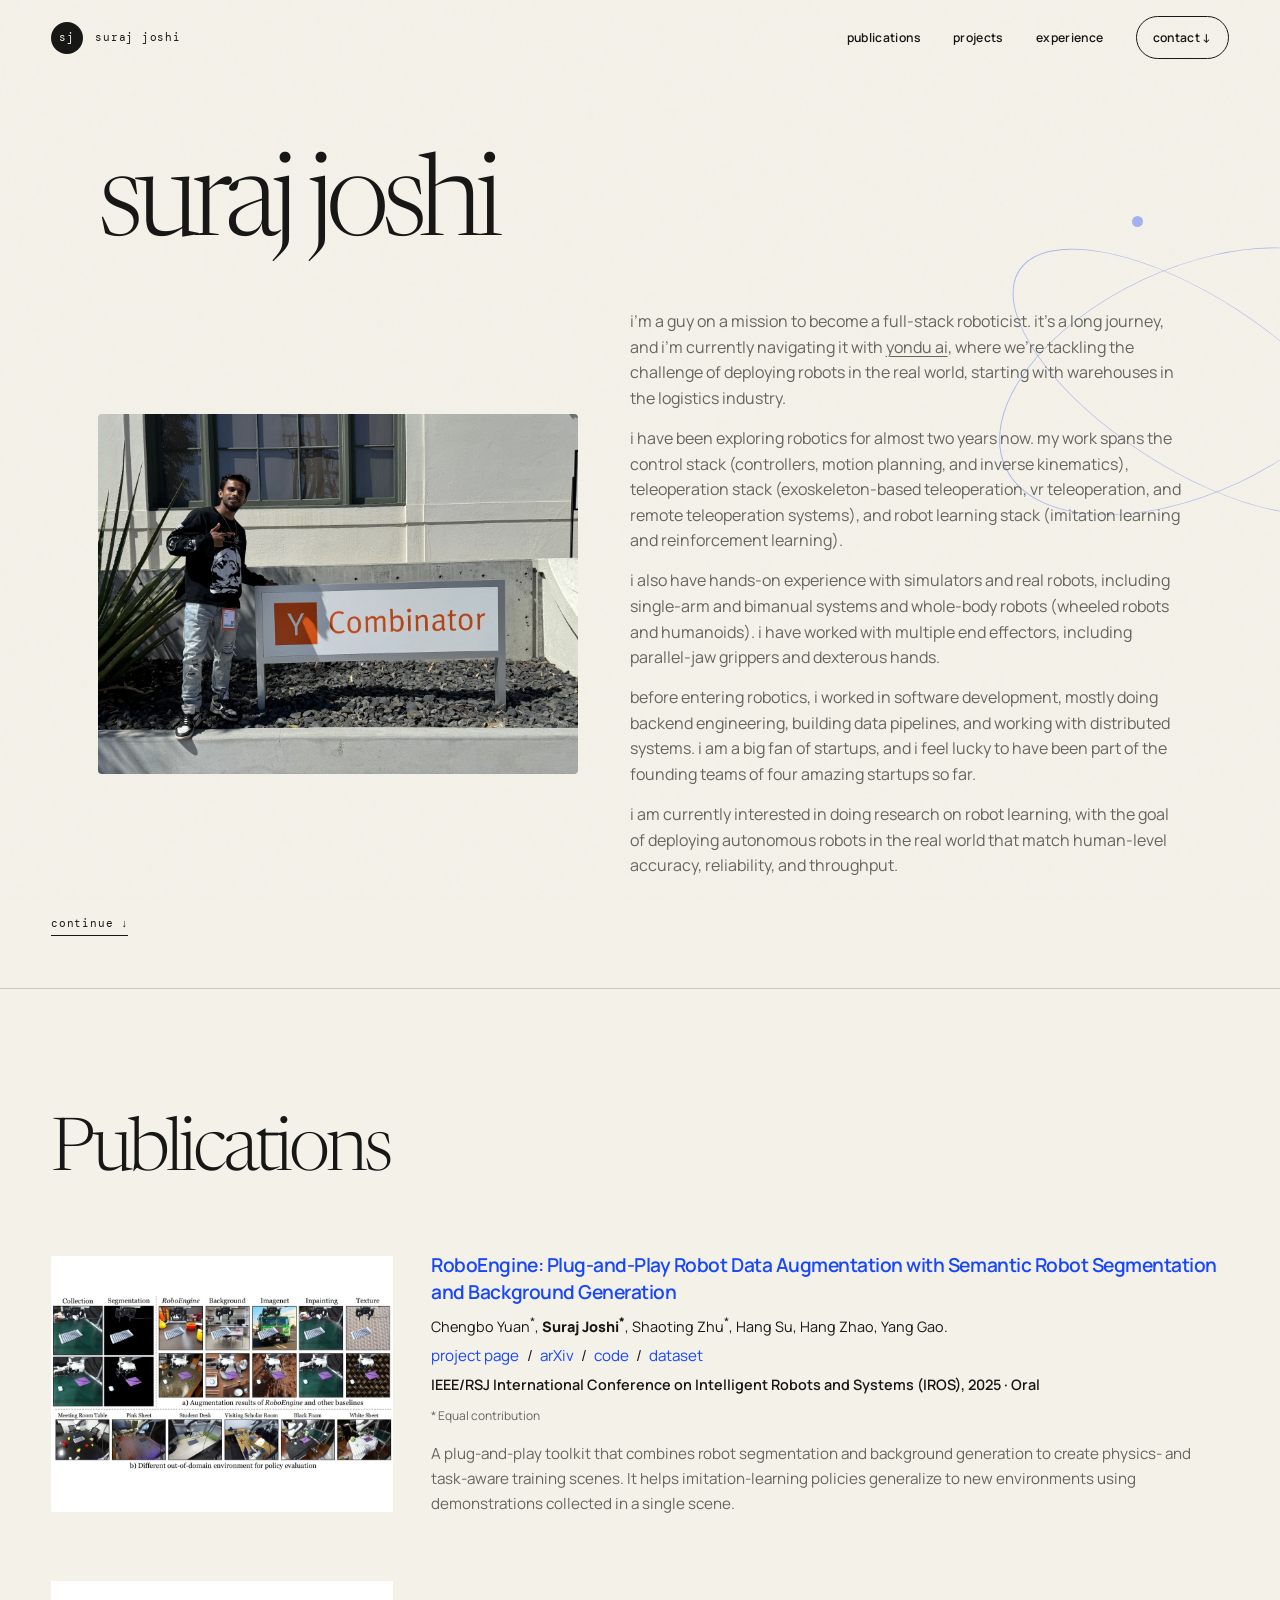
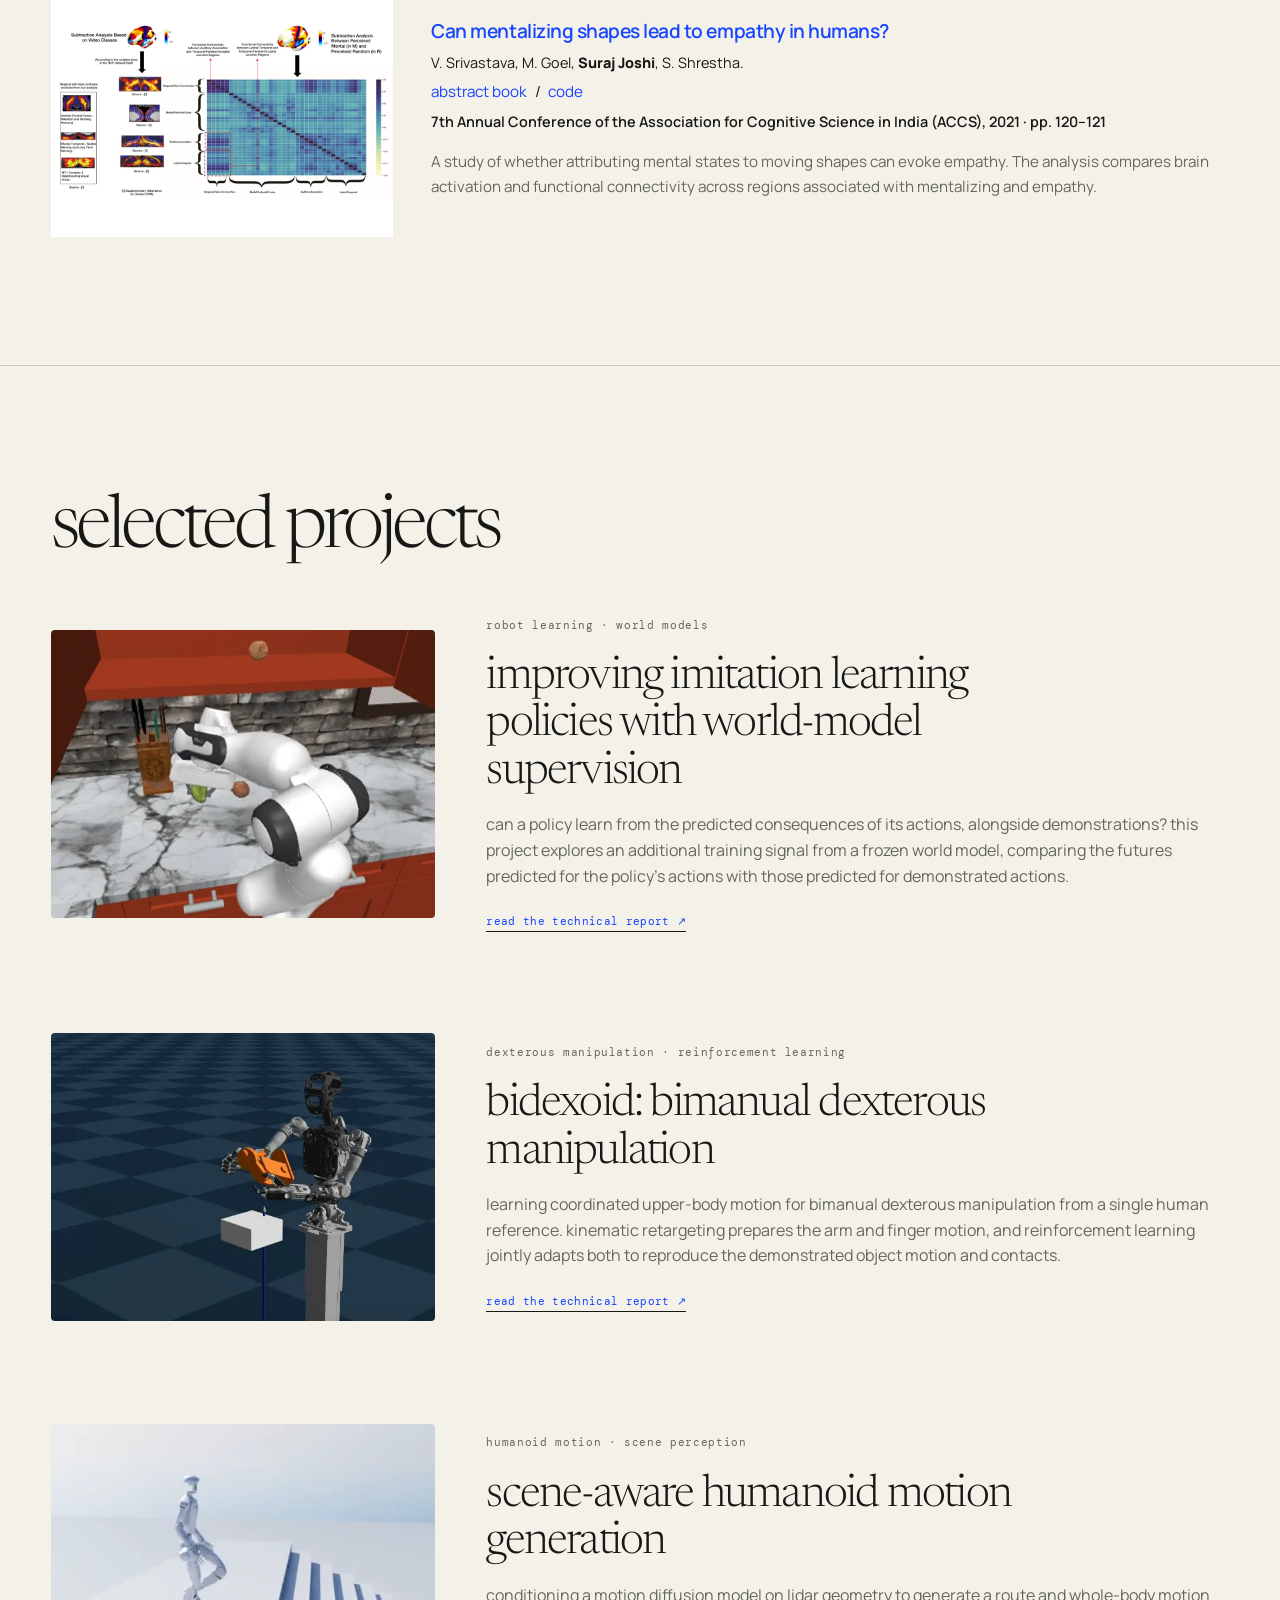
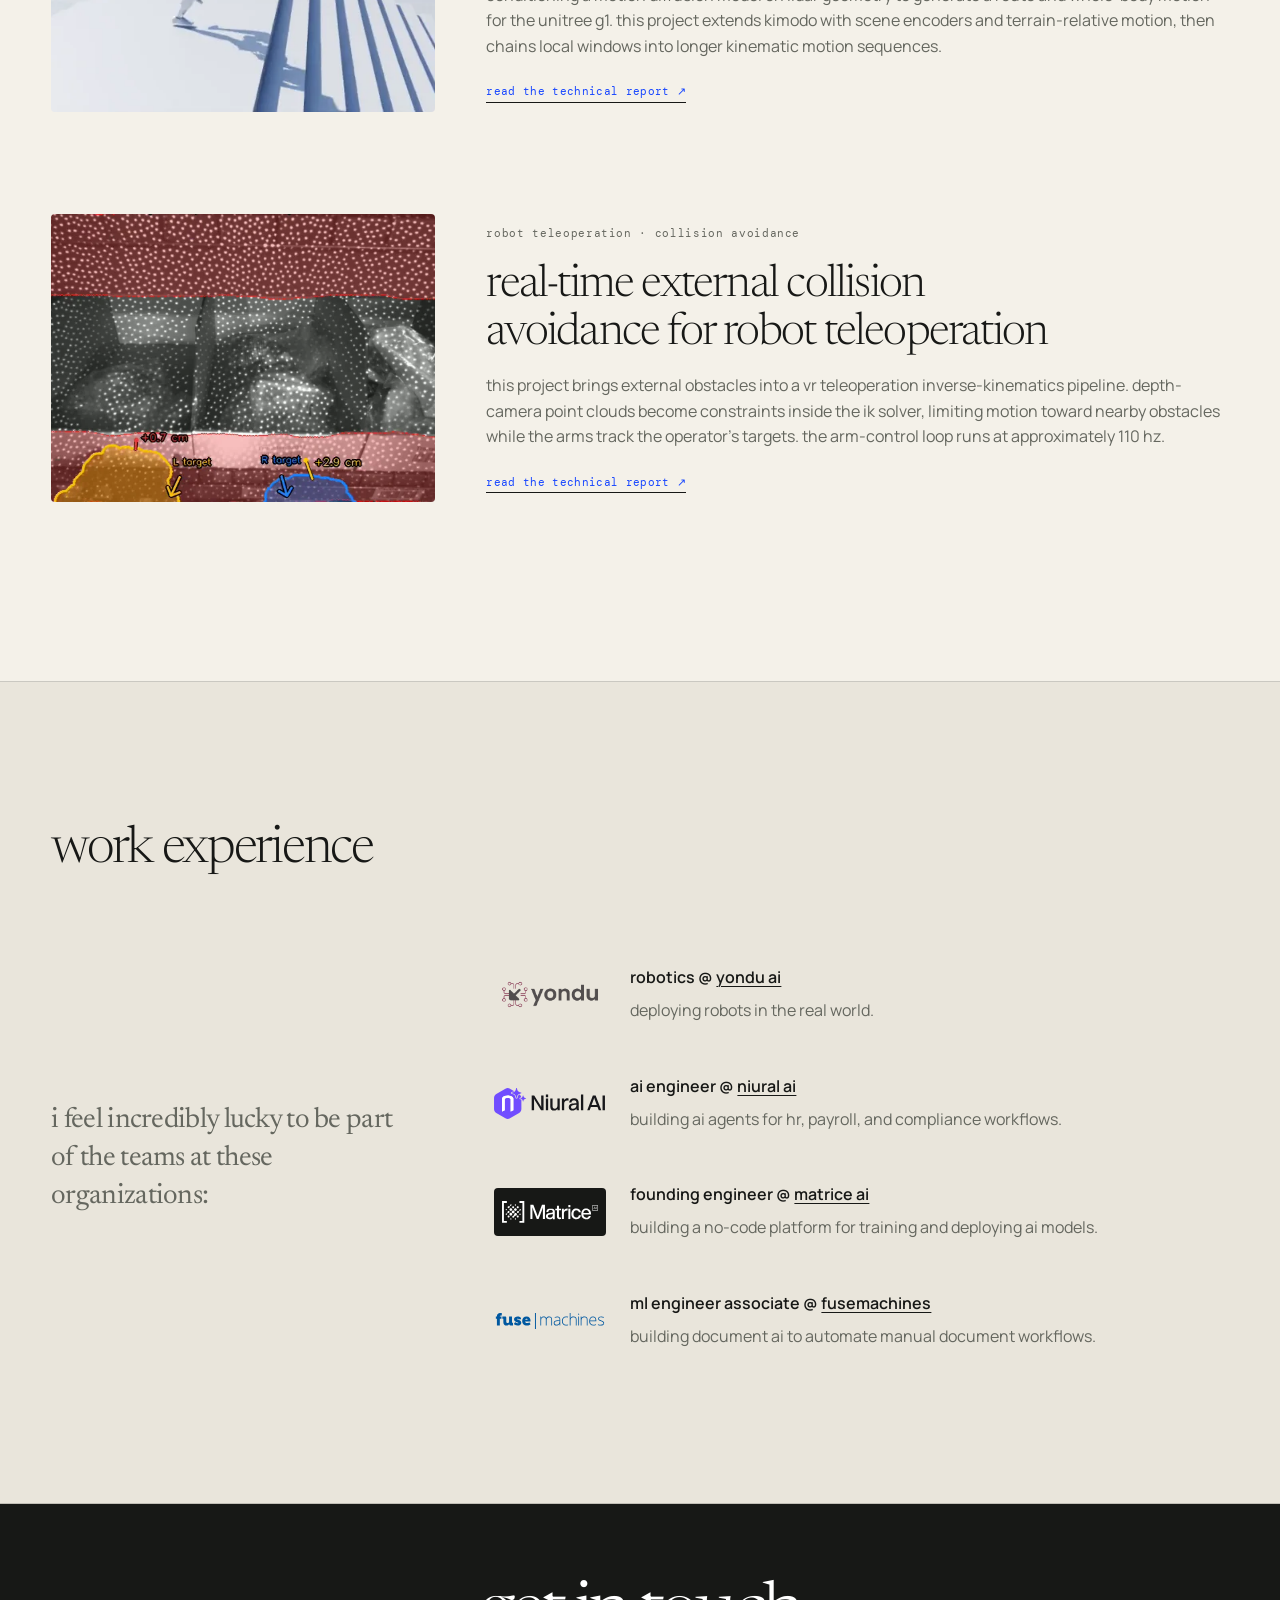
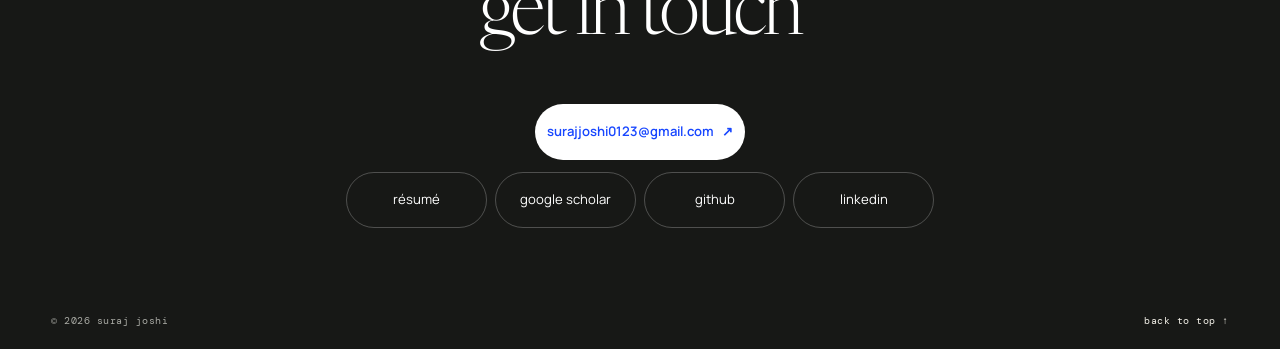
<file: index.html>
<!doctype html>
<html lang="en">
  <head>
    <meta charset="UTF-8" />
    <meta name="viewport" content="width=device-width, initial-scale=1.0" />
    <meta
      name="description"
      content="Suraj Joshi works across robotics, software systems, and robot learning for real-world deployment."
    />
    <meta name="theme-color" content="#f4f1e9" />
    <title>Suraj Joshi — Robotics</title>
    <link rel="preconnect" href="https://fonts.googleapis.com" />
    <link rel="preconnect" href="https://fonts.gstatic.com" crossorigin />
    <link
      href="https://fonts.googleapis.com/css2?family=DM+Mono:wght@300;400;500&family=Manrope:wght@400;500;600&family=Newsreader:opsz,wght@6..72,300;6..72,400;6..72,500&display=swap"
      rel="stylesheet"
    />
    <link rel="stylesheet" href="./styles.css?v=20261118-section-spacing" />
    <script src="./script.js" defer></script>
  </head>
  <body>
    <a class="skip-link" href="#main">Skip to content</a>

    <header class="site-header" data-header>
      <a class="wordmark" href="#home" aria-label="Back to top">
        <span>SJ</span>
        <span class="wordmark-text">Suraj Joshi</span>
      </a>

      <button class="nav-toggle" type="button" aria-expanded="false" aria-controls="site-nav">
        <span class="sr-only">Toggle navigation</span>
        <span></span>
        <span></span>
      </button>

      <nav class="site-nav" id="site-nav" aria-label="Primary navigation">
        <a href="#publications">Publications</a>
        <a href="#projects">Projects</a>
        <a href="#experience">Experience</a>
        <a class="nav-contact" href="#contact">Contact <span aria-hidden="true">↓</span></a>
      </nav>
    </header>

    <main id="main">
      <section class="hero section" id="home" data-section>
        <div class="hero-copy">
          <h1 class="reveal">suraj joshi</h1>
          <div class="hero-layout">
            <figure class="hero-photo reveal">
              <img src="./assets/suraj-joshi-yc.webp" width="1400" height="1050" alt="Suraj Joshi standing beside the Y Combinator sign" fetchpriority="high" decoding="async" />
            </figure>
            <div class="hero-intro reveal">
              <p>
                i’m a guy on a mission to become a full-stack roboticist. it’s a long journey, and i’m
                currently navigating it with <a href="https://www.yondu.ai/" target="_blank" rel="noopener noreferrer">yondu ai</a>, where we’re tackling the challenge of deploying
                robots in the real world, starting with warehouses in the logistics industry.
              </p>
              <p>
                i have been exploring robotics for almost two years now. my work spans the control
                stack (controllers, motion planning, and inverse kinematics), teleoperation stack
                (exoskeleton-based teleoperation, vr teleoperation, and remote teleoperation systems),
                and robot learning stack (imitation learning and reinforcement learning).
              </p>
              <p>
                i also have hands-on experience with simulators and real robots, including single-arm
                and bimanual systems and whole-body robots (wheeled robots and humanoids). i have
                worked with multiple end effectors, including parallel-jaw grippers and dexterous hands.
              </p>
              <p>
                before entering robotics, i worked in software development, mostly doing backend
                engineering, building data pipelines, and working with distributed
                systems. i am a big fan of startups, and i feel lucky to have been part of the founding
                teams of four amazing startups so far.
              </p>
              <p>
                i am currently interested in doing research on robot learning, with the goal of deploying
                autonomous robots in the real world that match human-level accuracy, reliability, and throughput.
              </p>
            </div>
          </div>
        </div>

        <div class="hero-foot reveal">
          <a class="text-link" href="#publications">Continue <span aria-hidden="true">↓</span></a>
        </div>

        <div class="orbit-mark" aria-hidden="true">
          <span></span>
          <span></span>
          <i></i>
        </div>
      </section>

      <section class="section publications" id="publications" data-section>

        <div class="projects-intro">
          <h2 class="reveal">Publications</h2>
        </div>

        <div class="publication-list">
          <article class="publication-entry reveal lift-row">
            <a class="publication-media" href="https://roboengine.github.io/" aria-label="Visit the RoboEngine project">
              <video autoplay loop muted playsinline preload="metadata" poster="./assets/publications/roboengine-poster.jpg" aria-label="RoboEngine robot segmentation and generated scene examples">
                <source src="./assets/publications/roboengine-preview.mp4" type="video/mp4" />
              </video>
            </a>
            <div class="publication-details">
              <h3><a href="https://roboengine.github.io/">RoboEngine: Plug-and-Play Robot Data Augmentation with Semantic Robot Segmentation and Background Generation</a></h3>
              <p class="publication-authors">Chengbo Yuan<sup>*</sup>, <strong>Suraj Joshi<sup>*</sup></strong>, Shaoting Zhu<sup>*</sup>, Hang Su, Hang Zhao, Yang Gao.</p>
              <div class="publication-links" aria-label="RoboEngine resources">
                <a href="https://roboengine.github.io/">project page</a>
                <a href="https://arxiv.org/abs/2503.18738">arXiv</a>
                <a href="https://github.com/michaelyuancb/roboengine">code</a>
                <a href="https://huggingface.co/datasets/michaelyuanqwq/roboseg">dataset</a>
              </div>
              <p class="publication-venue">IEEE/RSJ International Conference on Intelligent Robots and Systems (IROS), 2025 · Oral</p>
              <p class="publication-note">* Equal contribution</p>
              <p class="publication-description">A plug-and-play toolkit that combines robot segmentation and background generation to create physics- and task-aware training scenes. It helps imitation-learning policies generalize to new environments using demonstrations collected in a single scene.</p>
            </div>
          </article>
          <article class="publication-entry reveal lift-row">
            <a class="publication-media" href="https://github.com/varadsrivastava/accs2021" aria-label="View the mentalizing shapes research">
              <img src="./assets/publications/mentalizing-shapes.jpg" alt="Functional connectivity analysis across brain regions studied in the shapes and empathy research" loading="lazy" />
            </a>
            <div class="publication-details">
              <h3><a href="https://drive.google.com/file/d/13f0but6u5SQe_gL0B4xqjR85k3Ot84Kf/view">Can mentalizing shapes lead to empathy in humans?</a></h3>
              <p class="publication-authors">V. Srivastava, M. Goel, <strong>Suraj Joshi</strong>, S. Shrestha.</p>
              <div class="publication-links" aria-label="Mentalizing shapes paper resources">
                <a href="https://drive.google.com/file/d/13f0but6u5SQe_gL0B4xqjR85k3Ot84Kf/view">abstract book</a>
                <a href="https://github.com/varadsrivastava/accs2021">code</a>
              </div>
              <p class="publication-venue">7th Annual Conference of the Association for Cognitive Science in India (ACCS), 2021 · pp. 120–121</p>
              <p class="publication-description">A study of whether attributing mental states to moving shapes can evoke empathy. The analysis compares brain activation and functional connectivity across regions associated with mentalizing and empathy.</p>
            </div>
          </article>
        </div>
      </section>

      <section class="section projects" id="projects" data-section>

        <div class="projects-intro">
          <h2 class="reveal">Selected projects</h2>
        </div>

        <div class="project-list">
          <article class="project reveal lift-row">
            <a class="project-media" href="./reports/world-model-supervision.html" aria-label="Read the world-model supervision report">
              <img src="./assets/projects/world-models.webp" width="640" height="640" loading="lazy" decoding="async" alt="Robot arm during a manipulation rollout in a RoboCasa kitchen" />
            </a>
            <div class="project-body">
              <div class="project-meta"><span>robot learning · world models</span></div>
              <h3>improving imitation learning policies with world-model supervision</h3>
              <p>
                can a policy learn from the predicted consequences of its actions, alongside
                demonstrations? this project explores an additional training signal from a frozen
                world model, comparing the futures predicted for the policy's actions with those
                predicted for demonstrated actions.
              </p>
              <p class="project-note"><a class="text-link" href="./reports/world-model-supervision.html">read the technical report ↗</a></p>
            </div>
          </article>

          <article class="project reveal lift-row">
            <a class="project-media" href="./reports/bidexoid.html" aria-label="Read the BiDexoid report">
              <img src="./assets/projects/bidexoid.webp" width="628" height="484" loading="lazy" decoding="async" alt="A bimanual humanoid policy manipulating a mixer in simulation" />
            </a>
            <div class="project-body">
              <div class="project-meta"><span>dexterous manipulation · reinforcement learning</span></div>
              <h3>bidexoid: bimanual dexterous manipulation</h3>
              <p>learning coordinated upper-body motion for bimanual dexterous manipulation from a single human reference. kinematic retargeting prepares the arm and finger motion, and reinforcement learning jointly adapts both to reproduce the demonstrated object motion and contacts.</p>
              <p class="project-note"><a class="text-link" href="./reports/bidexoid.html">read the technical report ↗</a></p>
            </div>
          </article>

          <article class="project reveal lift-row">
            <a class="project-media" href="./reports/scene-aware-humanoid-motion-generation.html" aria-label="Read the scene-aware humanoid motion report">
              <img src="./assets/projects/humanoid-motion.webp" width="640" height="360" loading="lazy" decoding="async" alt="Generated humanoid walking motion approaching stairs in simulation" />
            </a>
            <div class="project-body">
              <div class="project-meta"><span>humanoid motion · scene perception</span></div>
              <h3>scene-aware humanoid motion generation</h3>
              <p>conditioning a motion diffusion model on lidar geometry to generate a route and whole-body motion for the unitree g1. this project extends kimodo with scene encoders and terrain-relative motion, then chains local windows into longer kinematic motion sequences.</p>
              <p class="project-note"><a class="text-link" href="./reports/scene-aware-humanoid-motion-generation.html">read the technical report ↗</a></p>
            </div>
          </article>

          <article class="project reveal lift-row">
            <a class="project-media" href="./reports/teleoperation-collision-avoidance.html" aria-label="Read the collision-avoidance report">
              <img src="./assets/projects/collision-avoidance.webp" width="848" height="430" loading="lazy" decoding="async" alt="Teleoperation demo showing arm collision spheres and obstacle overlays" />
            </a>
            <div class="project-body">
              <div class="project-meta"><span>robot teleoperation · collision avoidance</span></div>
              <h3>real-time external collision avoidance for robot teleoperation</h3>
              <p>
                this project brings external obstacles into a vr teleoperation inverse-kinematics
                pipeline. depth-camera point clouds become constraints inside the ik solver, limiting
                motion toward nearby obstacles while the arms track the operator’s targets. the
                arm-control loop runs at approximately 110 hz.
              </p>
              <p class="project-note"><a class="text-link" href="./reports/teleoperation-collision-avoidance.html">read the technical report ↗</a></p>
            </div>
          </article>
        </div>
      </section>

      <section class="section work" id="experience" data-section>
        <h2 class="reveal">work experience</h2>
        <div class="experience-layout">
          <p class="experience-note reveal">i feel incredibly lucky to be part of the teams at these organizations:</p>
          <ol class="experience-list reveal" aria-label="Work experience, newest first">
            <li>
              <a class="experience-entry lift-row" href="https://www.yondu.ai/" target="_blank" rel="noopener noreferrer">
                <img class="company-logo" src="./assets/companies/yondu.png" width="112" height="48" alt="" loading="lazy" decoding="async" />
                <div>
                  <h3>robotics @ <span class="experience-company">yondu ai</span></h3>
                  <p>deploying robots in the real world.</p>
                </div>
              </a>
            </li>
            <li>
              <a class="experience-entry lift-row" href="https://www.niural.com/ai" target="_blank" rel="noopener noreferrer">
                <img class="company-logo" src="./assets/companies/niural.svg" width="112" height="48" alt="" loading="lazy" decoding="async" />
                <div>
                  <h3>ai engineer @ <span class="experience-company">niural ai</span></h3>
                  <p>building ai agents for hr, payroll, and compliance workflows.</p>
                </div>
              </a>
            </li>
            <li>
              <a class="experience-entry lift-row" href="https://matrice.ai/" target="_blank" rel="noopener noreferrer">
                <img class="company-logo company-logo--matrice" src="./assets/companies/matrice.svg" width="112" height="48" alt="" loading="lazy" decoding="async" />
                <div>
                  <h3>founding engineer @ <span class="experience-company">matrice ai</span></h3>
                  <p>building a no-code platform for training and deploying ai models.</p>
                </div>
              </a>
            </li>
            <li>
              <a class="experience-entry lift-row" href="https://fusemachines.com/" target="_blank" rel="noopener noreferrer">
                <img class="company-logo" src="./assets/companies/fusemachines.svg" width="112" height="48" alt="" loading="lazy" decoding="async" />
                <div>
                  <h3>ml engineer associate @ <span class="experience-company">fusemachines</span></h3>
                  <p>building document ai to automate manual document workflows.</p>
                </div>
              </a>
            </li>
          </ol>
        </div>
      </section>

      <section class="section contact" id="contact" data-section>

        <div class="contact-inner">
          <h2 class="reveal">Get in touch</h2>
          <div class="contact-actions reveal">
            <a class="button" href="mailto:surajjoshi0123@gmail.com">surajjoshi0123@gmail.com <span aria-hidden="true">↗</span></a>
            <div class="social-links">
              <a href="./assets/suraj-joshi-resume.pdf" target="_blank" rel="noopener">Résumé</a>
              <a href="https://scholar.google.com/citations?user=8vXcIKoAAAAJ&amp;hl=en" target="_blank" rel="noopener">Google Scholar</a>
              <a href="https://github.com/nonlinearjunkie" target="_blank" rel="noopener">GitHub</a>
              <a href="https://www.linkedin.com/in/suraj-joshi-577a60152/" target="_blank" rel="noopener">LinkedIn</a>
            </div>
          </div>
        </div>
      </section>
    </main>

    <footer>
      <span>© <span data-year></span> Suraj Joshi</span>
      <a href="#home">Back to top ↑</a>
    </footer>
  </body>
</html>
</file>
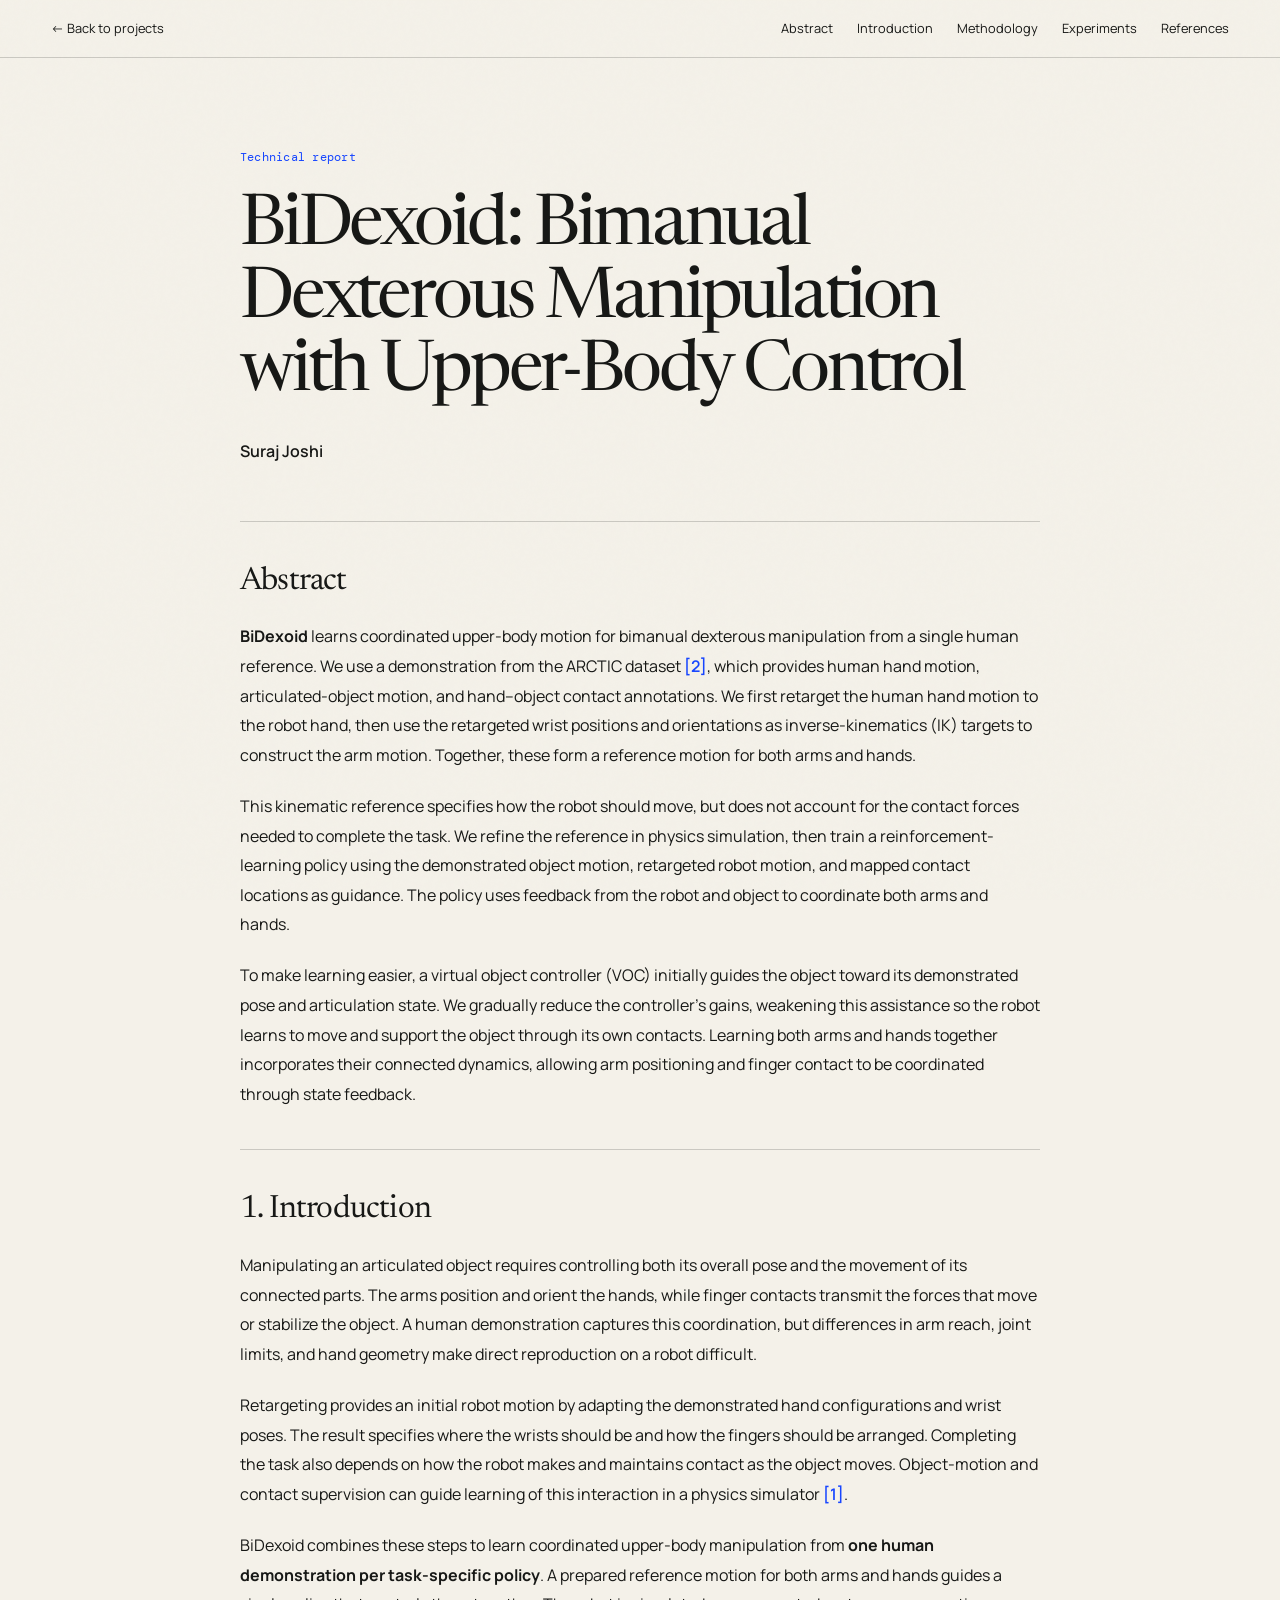
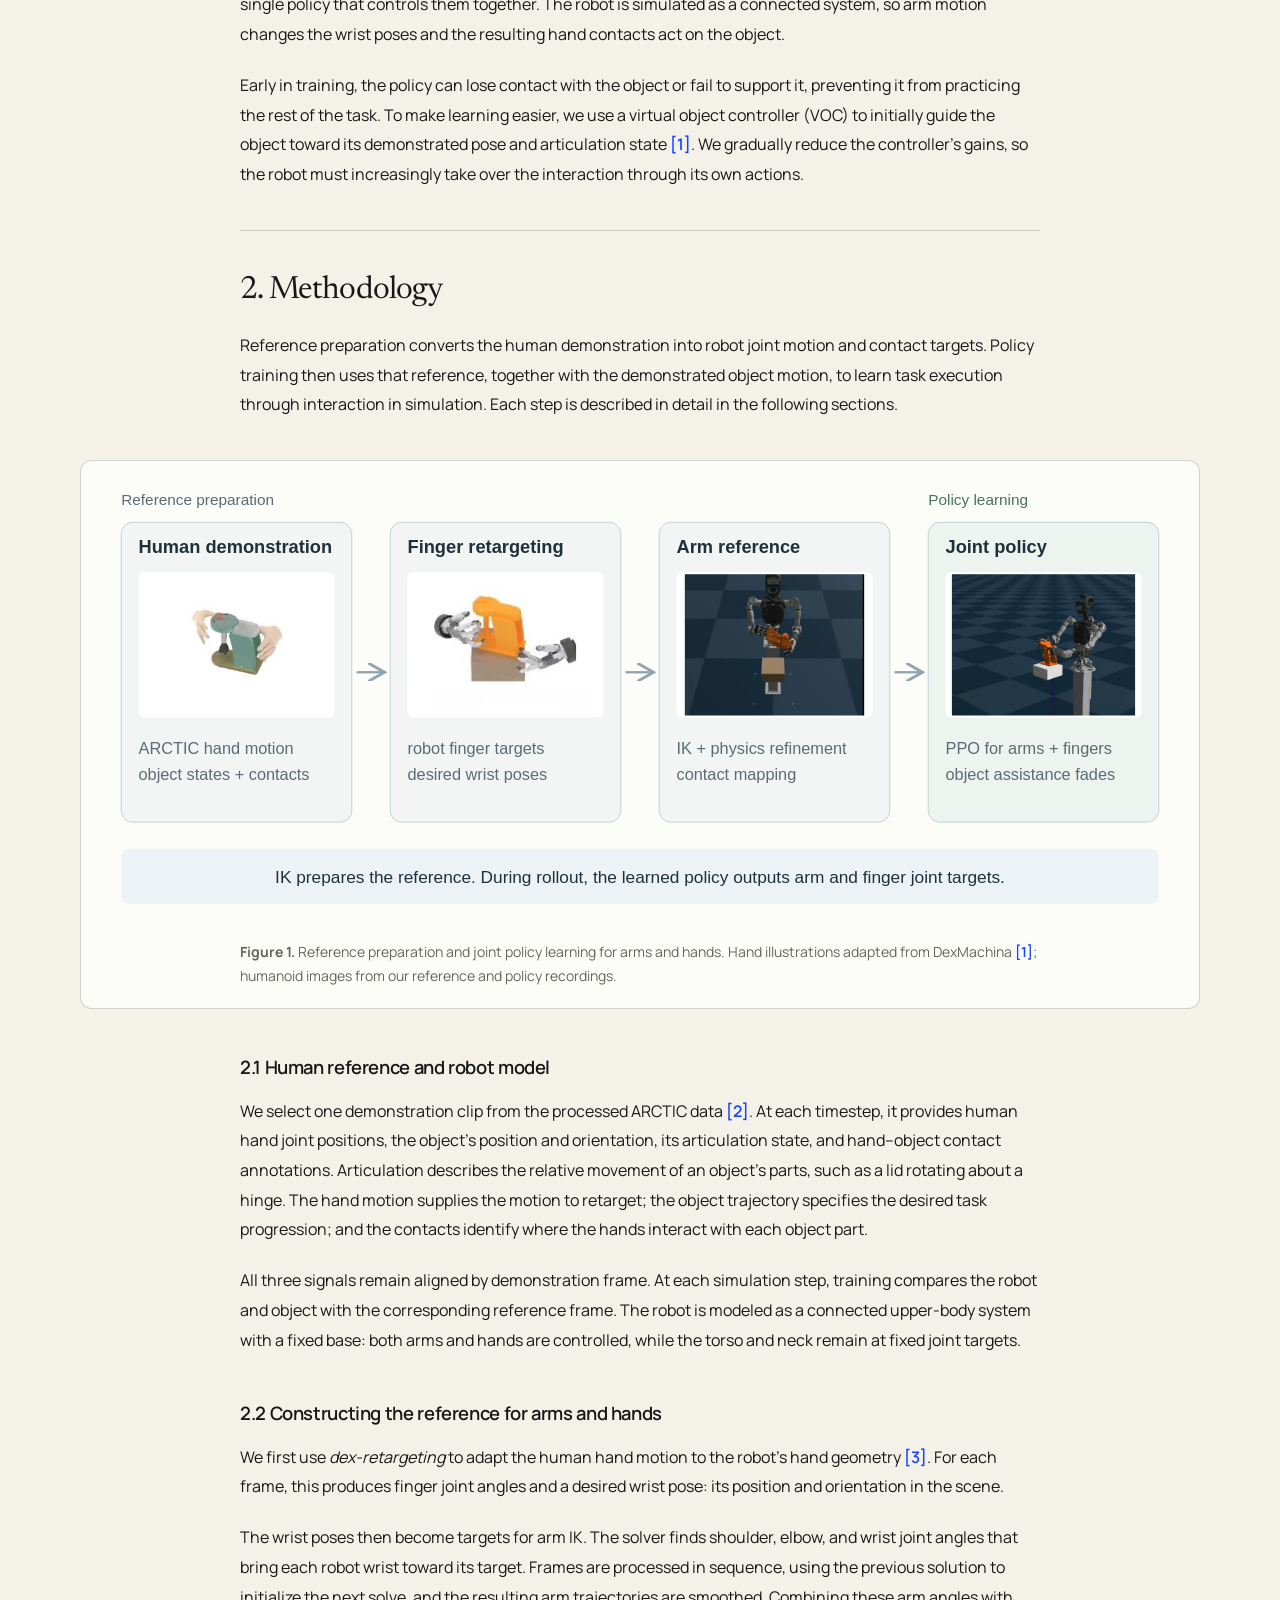
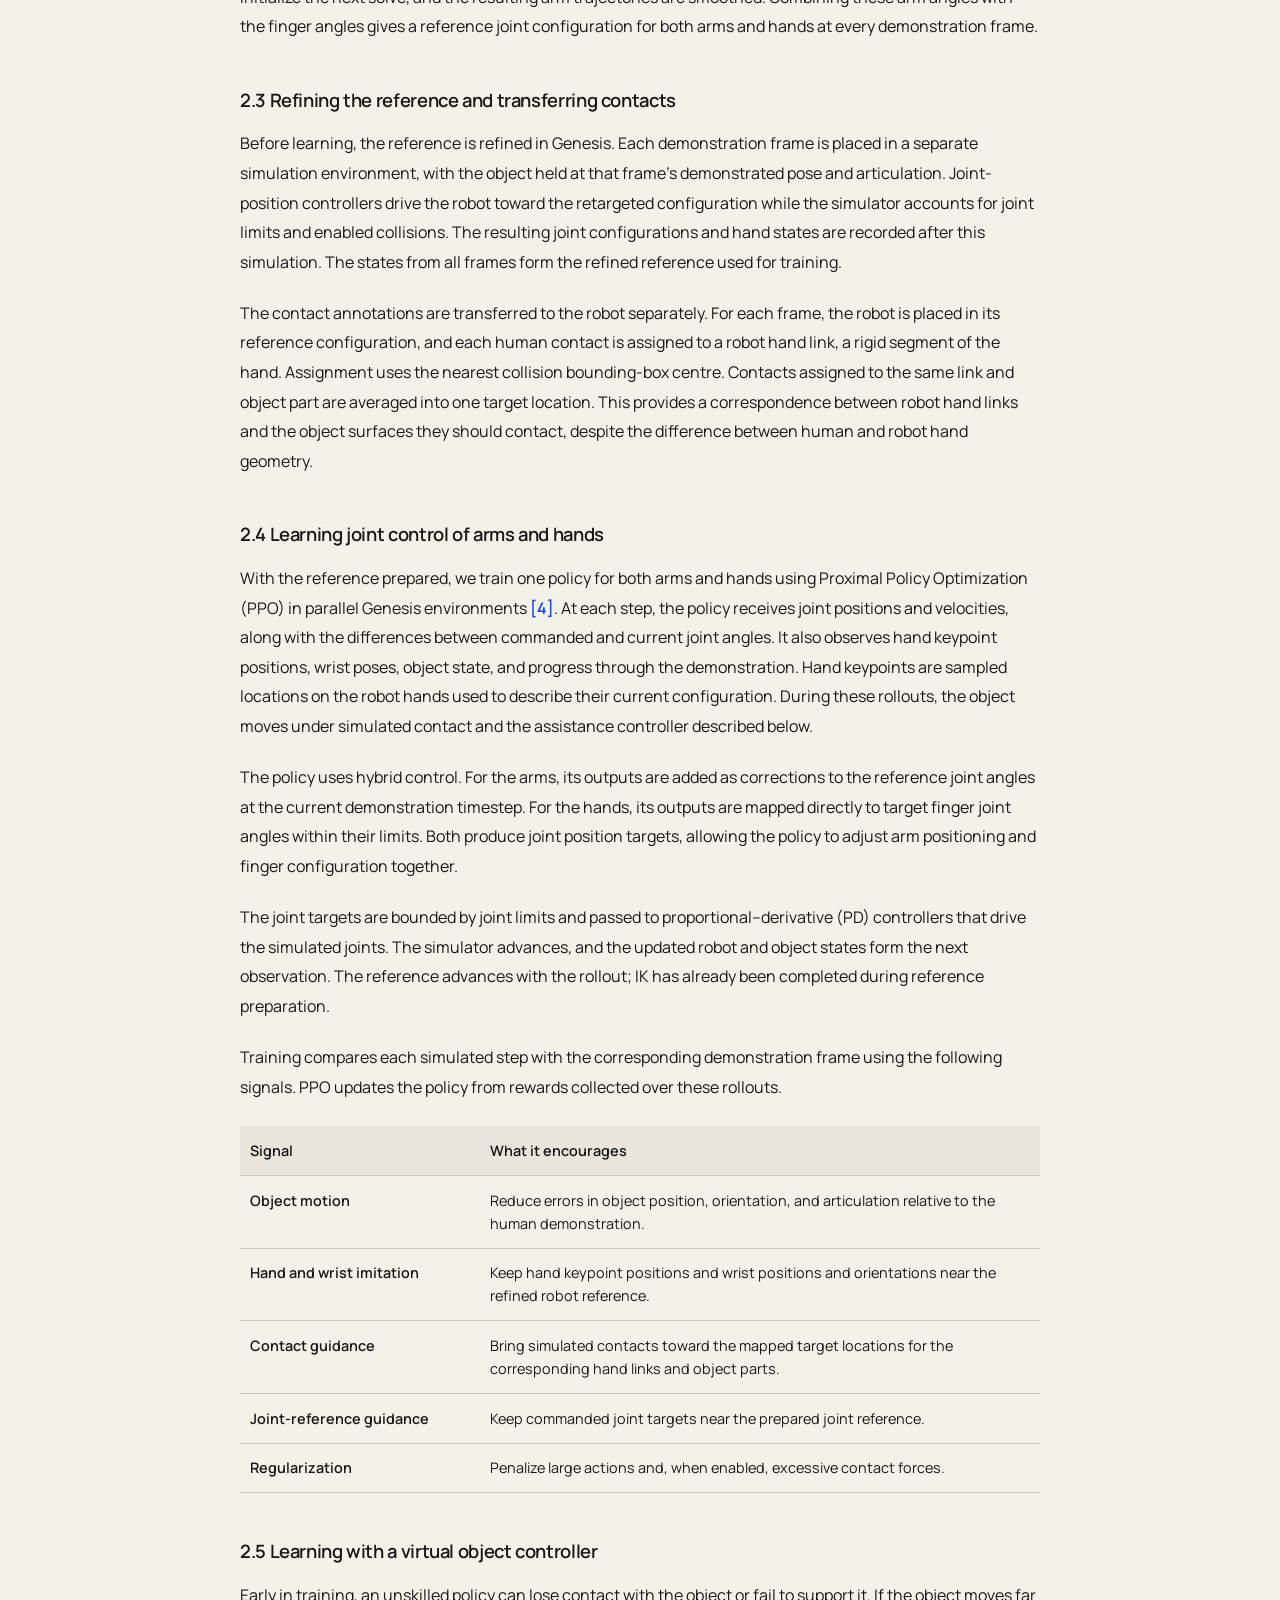
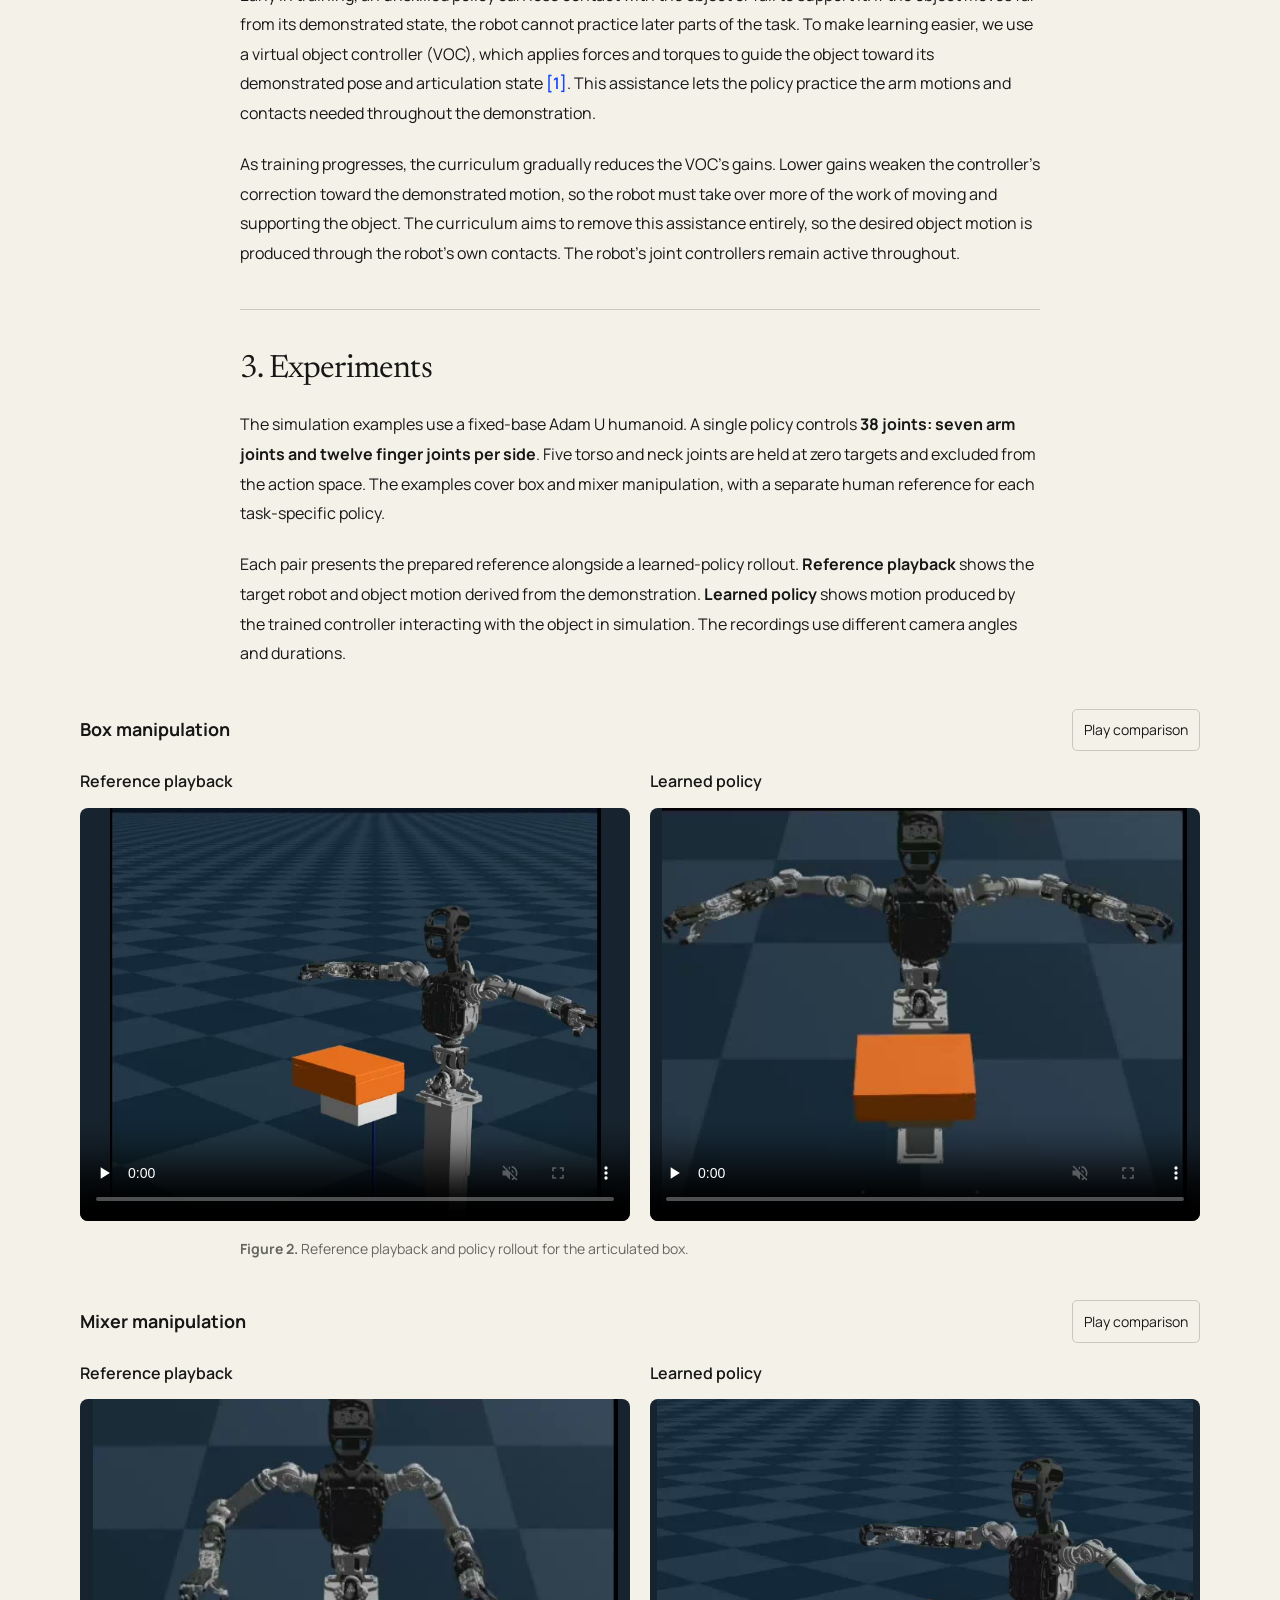
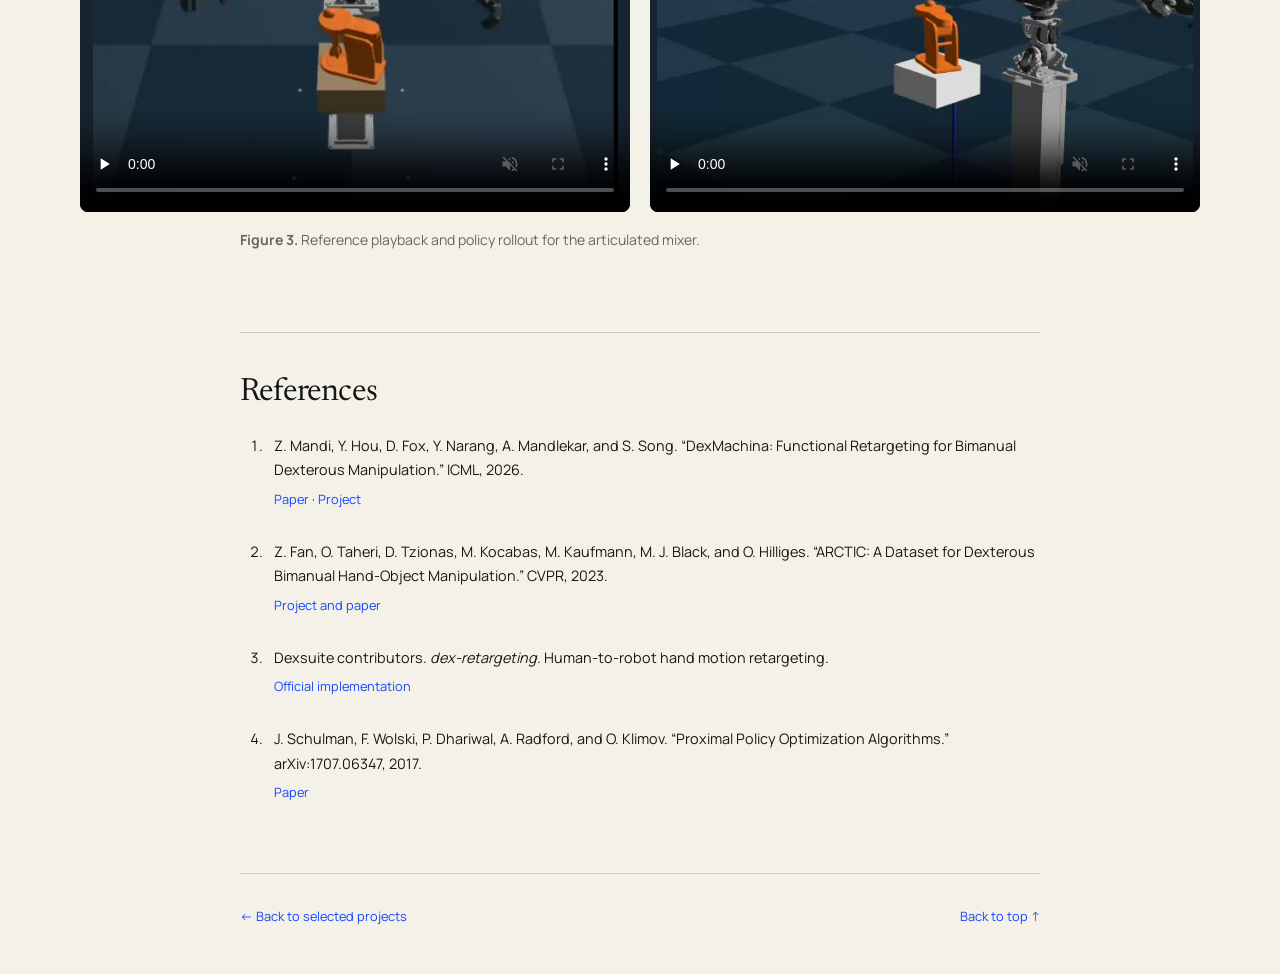
<file: reports/bidexoid.html>
<!doctype html>
<html lang="en">
  <head>
    <meta charset="UTF-8" />
    <meta name="viewport" content="width=device-width, initial-scale=1.0" />
    <meta name="description" content="BiDexoid learns coordinated upper-body motion for bimanual dexterous manipulation from a single human reference through kinematic retargeting, physics refinement, and reinforcement learning." />
    <meta name="author" content="Suraj Joshi" />
    <title>BiDexoid: Bimanual Dexterous Manipulation with Upper-Body Control — Suraj Joshi</title>
    <link rel="preconnect" href="https://fonts.googleapis.com" />
    <link rel="preconnect" href="https://fonts.gstatic.com" crossorigin />
    <link href="https://fonts.googleapis.com/css2?family=DM+Mono:wght@300;400;500&amp;family=Manrope:wght@400;500;600;700&amp;family=Newsreader:opsz,wght@6..72,300;6..72,400;6..72,500&amp;display=swap" rel="stylesheet" />
    <link rel="stylesheet" href="../styles.css" />
    <link rel="stylesheet" href="./report.css" />
    <link rel="stylesheet" href="./bidexoid-report.css" />
    <script src="./bidexoid-videos.js" defer></script>
  </head>
  <body class="report-page">
    <a class="skip-link" href="#report">Skip to report</a>
    <header class="report-header">
      <a class="report-home" href="../index.html#projects">← Back to projects</a>
      <nav aria-label="Report sections">
        <a href="#abstract">Abstract</a><a href="#introduction">Introduction</a><a href="#methodology">Methodology</a><a href="#demonstrations">Experiments</a><a href="#references">References</a>
      </nav>
    </header>
    <main class="report-shell bidexoid-report" id="report">
      <article>
        <header class="report-title">
          <p class="report-kicker">Technical report</p>
          <h1>BiDexoid: Bimanual Dexterous Manipulation with Upper-Body Control</h1>
          <p class="report-author">Suraj Joshi</p>
        </header>

        <section class="report-section report-abstract" id="abstract" aria-labelledby="abstract-heading">
          <h2 id="abstract-heading">Abstract</h2>
          <p><strong>BiDexoid</strong> learns coordinated upper-body motion for bimanual dexterous manipulation from a single human reference. We use a demonstration from the ARCTIC dataset <a class="citation" href="#ref-2" role="doc-biblioref">[2]</a>, which provides human hand motion, articulated-object motion, and hand–object contact annotations. We first retarget the human hand motion to the robot hand, then use the retargeted wrist positions and orientations as inverse-kinematics (IK) targets to construct the arm motion. Together, these form a reference motion for both arms and hands.</p>
          <p>This kinematic reference specifies how the robot should move, but does not account for the contact forces needed to complete the task. We refine the reference in physics simulation, then train a reinforcement-learning policy using the demonstrated object motion, retargeted robot motion, and mapped contact locations as guidance. The policy uses feedback from the robot and object to coordinate both arms and hands.</p>
          <p>To make learning easier, a virtual object controller (VOC) initially guides the object toward its demonstrated pose and articulation state. We gradually reduce the controller’s gains, weakening this assistance so the robot learns to move and support the object through its own contacts. Learning both arms and hands together incorporates their connected dynamics, allowing arm positioning and finger contact to be coordinated through state feedback.</p>
        </section>

        <section class="report-section" id="introduction" aria-labelledby="introduction-heading">
          <h2 id="introduction-heading"><span>1.</span> Introduction</h2>
          <p>Manipulating an articulated object requires controlling both its overall pose and the movement of its connected parts. The arms position and orient the hands, while finger contacts transmit the forces that move or stabilize the object. A human demonstration captures this coordination, but differences in arm reach, joint limits, and hand geometry make direct reproduction on a robot difficult.</p>
          <p>Retargeting provides an initial robot motion by adapting the demonstrated hand configurations and wrist poses. The result specifies where the wrists should be and how the fingers should be arranged. Completing the task also depends on how the robot makes and maintains contact as the object moves. Object-motion and contact supervision can guide learning of this interaction in a physics simulator <a class="citation" href="#ref-1" role="doc-biblioref">[1]</a>.</p>
          <p>BiDexoid combines these steps to learn coordinated upper-body manipulation from <strong>one human demonstration per task-specific policy</strong>. A prepared reference motion for both arms and hands guides a single policy that controls them together. The robot is simulated as a connected system, so arm motion changes the wrist poses and the resulting hand contacts act on the object.</p>
          <p>Early in training, the policy can lose contact with the object or fail to support it, preventing it from practicing the rest of the task. To make learning easier, we use a virtual object controller (VOC) to initially guide the object toward its demonstrated pose and articulation state <a class="citation" href="#ref-1" role="doc-biblioref">[1]</a>. We gradually reduce the controller’s gains, so the robot must increasingly take over the interaction through its own actions.</p>
        </section>

        <section class="report-section methodology" id="methodology" aria-labelledby="methodology-heading">
          <h2 id="methodology-heading"><span>2.</span> Methodology</h2>
          <p>Reference preparation converts the human demonstration into robot joint motion and contact targets. Policy training then uses that reference, together with the demonstrated object motion, to learn task execution through interaction in simulation. Each step is described in detail in the following sections.</p>

          <figure class="bidex-figure" id="pipeline-figure">
            <picture><source media="(max-width: 760px)" srcset="./figures/bidexoid-pipeline-mobile.svg" /><img src="./figures/bidexoid-pipeline.svg" width="1120" height="460" loading="lazy" alt="A human hand-object demonstration supplies finger retargeting and wrist targets. Arm IK, physics refinement, and contact mapping prepare a robot reference. PPO then learns a joint arm-and-finger policy while assistance on the object decreases." /></picture>
            <figcaption><strong>Figure 1.</strong> Reference preparation and joint policy learning for arms and hands. Hand illustrations adapted from DexMachina <a class="citation" href="#ref-1">[1]</a>; humanoid images from our reference and policy recordings.</figcaption>
          </figure>

          <h3 id="demonstration-data">2.1 Human reference and robot model</h3>
          <p>We select one demonstration clip from the processed ARCTIC data <a class="citation" href="#ref-2" role="doc-biblioref">[2]</a>. At each timestep, it provides human hand joint positions, the object’s position and orientation, its articulation state, and hand–object contact annotations. Articulation describes the relative movement of an object’s parts, such as a lid rotating about a hinge. The hand motion supplies the motion to retarget; the object trajectory specifies the desired task progression; and the contacts identify where the hands interact with each object part.</p>
          <p>All three signals remain aligned by demonstration frame. At each simulation step, training compares the robot and object with the corresponding reference frame. The robot is modeled as a connected upper-body system with a fixed base: both arms and hands are controlled, while the torso and neck remain at fixed joint targets.</p>

          <h3 id="kinematic-retargeting">2.2 Constructing the reference for arms and hands</h3>
          <p>We first use <em>dex-retargeting</em> to adapt the human hand motion to the robot’s hand geometry <a class="citation" href="#ref-3" role="doc-biblioref">[3]</a>. For each frame, this produces finger joint angles and a desired wrist pose: its position and orientation in the scene.</p>
          <p>The wrist poses then become targets for arm IK. The solver finds shoulder, elbow, and wrist joint angles that bring each robot wrist toward its target. Frames are processed in sequence, using the previous solution to initialize the next solve, and the resulting arm trajectories are smoothed. Combining these arm angles with the finger angles gives a reference joint configuration for both arms and hands at every demonstration frame.</p>

          <h3 id="physics-and-contacts">2.3 Refining the reference and transferring contacts</h3>
          <p>Before learning, the reference is refined in Genesis. Each demonstration frame is placed in a separate simulation environment, with the object held at that frame’s demonstrated pose and articulation. Joint-position controllers drive the robot toward the retargeted configuration while the simulator accounts for joint limits and enabled collisions. The resulting joint configurations and hand states are recorded after this simulation. The states from all frames form the refined reference used for training.</p>
          <p>The contact annotations are transferred to the robot separately. For each frame, the robot is placed in its reference configuration, and each human contact is assigned to a robot hand link, a rigid segment of the hand. Assignment uses the nearest collision bounding-box centre. Contacts assigned to the same link and object part are averaged into one target location. This provides a correspondence between robot hand links and the object surfaces they should contact, despite the difference between human and robot hand geometry.</p>

          <h3 id="policy-learning">2.4 Learning joint control of arms and hands</h3>
          <p>With the reference prepared, we train one policy for both arms and hands using Proximal Policy Optimization (PPO) in parallel Genesis environments <a class="citation" href="#ref-4" role="doc-biblioref">[4]</a>. At each step, the policy receives joint positions and velocities, along with the differences between commanded and current joint angles. It also observes hand keypoint positions, wrist poses, object state, and progress through the demonstration. Hand keypoints are sampled locations on the robot hands used to describe their current configuration. During these rollouts, the object moves under simulated contact and the assistance controller described below.</p>
          <p>The policy uses hybrid control. For the arms, its outputs are added as corrections to the reference joint angles at the current demonstration timestep. For the hands, its outputs are mapped directly to target finger joint angles within their limits. Both produce joint position targets, allowing the policy to adjust arm positioning and finger configuration together.</p>
          <p>The joint targets are bounded by joint limits and passed to proportional–derivative (PD) controllers that drive the simulated joints. The simulator advances, and the updated robot and object states form the next observation. The reference advances with the rollout; IK has already been completed during reference preparation.</p>
          <p>Training compares each simulated step with the corresponding demonstration frame using the following signals. PPO updates the policy from rewards collected over these rollouts.</p>
          <div class="report-table-wrap" role="region" aria-label="Policy learning signals" tabindex="0">
            <table class="report-table bidex-reward-table">
              <thead><tr><th scope="col">Signal</th><th scope="col">What it encourages</th></tr></thead>
              <tbody>
                <tr><th scope="row">Object motion</th><td>Reduce errors in object position, orientation, and articulation relative to the human demonstration.</td></tr>
                <tr><th scope="row">Hand and wrist imitation</th><td>Keep hand keypoint positions and wrist positions and orientations near the refined robot reference.</td></tr>
                <tr><th scope="row">Contact guidance</th><td>Bring simulated contacts toward the mapped target locations for the corresponding hand links and object parts.</td></tr>
                <tr><th scope="row">Joint-reference guidance</th><td>Keep commanded joint targets near the prepared joint reference.</td></tr>
                <tr><th scope="row">Regularization</th><td>Penalize large actions and, when enabled, excessive contact forces.</td></tr>
              </tbody>
            </table>
          </div>

          <h3 id="assistance-curriculum">2.5 Learning with a virtual object controller</h3>
          <p>Early in training, an unskilled policy can lose contact with the object or fail to support it. If the object moves far from its demonstrated state, the robot cannot practice later parts of the task. To make learning easier, we use a virtual object controller (VOC), which applies forces and torques to guide the object toward its demonstrated pose and articulation state <a class="citation" href="#ref-1" role="doc-biblioref">[1]</a>. This assistance lets the policy practice the arm motions and contacts needed throughout the demonstration.</p>
          <p>As training progresses, the curriculum gradually reduces the VOC’s gains. Lower gains weaken the controller’s correction toward the demonstrated motion, so the robot must take over more of the work of moving and supporting the object. The curriculum aims to remove this assistance entirely, so the desired object motion is produced through the robot’s own contacts. The robot’s joint controllers remain active throughout.</p>
        </section>

        <section class="report-section" id="demonstrations" aria-labelledby="demonstrations-heading">
          <h2 id="demonstrations-heading"><span>3.</span> Experiments</h2>
          <p>The simulation examples use a fixed-base Adam U humanoid. A single policy controls <strong>38 joints: seven arm joints and twelve finger joints per side</strong>. Five torso and neck joints are held at zero targets and excluded from the action space. The examples cover box and mixer manipulation, with a separate human reference for each task-specific policy.</p>
          <p>Each pair presents the prepared reference alongside a learned-policy rollout. <strong>Reference playback</strong> shows the target robot and object motion derived from the demonstration. <strong>Learned policy</strong> shows motion produced by the trained controller interacting with the object in simulation. The recordings use different camera angles and durations.</p>

          <figure class="bidex-video-figure" id="box-comparison" aria-labelledby="box-caption">
            <div class="bidex-video-heading"><h3>Box manipulation</h3><button type="button" data-compare-play aria-label="Play box comparison">Play comparison</button></div>
            <div class="bidex-video-pair">
              <div><h4>Reference playback</h4><video controls playsinline muted preload="none" poster="./videos/bidexoid/box-reference.jpg" width="654" height="550" aria-label="Box manipulation: demonstration-derived robot reference"><source src="./videos/bidexoid/box-reference.mp4" type="video/mp4" /><a href="./videos/bidexoid/box-reference.mp4">Open reference video</a></video></div>
              <div><h4>Learned policy</h4><video controls playsinline muted preload="none" poster="./videos/bidexoid/box-policy.jpg" width="600" height="472" aria-label="Box manipulation: learned arm-and-finger policy rollout"><source src="./videos/bidexoid/box-policy.mp4" type="video/mp4" /><a href="./videos/bidexoid/box-policy.mp4">Open policy video</a></video></div>
            </div>
            <figcaption id="box-caption"><strong>Figure 2.</strong> Reference playback and policy rollout for the articulated box.</figcaption>
          </figure>

          <figure class="bidex-video-figure" id="mixer-comparison" aria-labelledby="mixer-caption">
            <div class="bidex-video-heading"><h3>Mixer manipulation</h3><button type="button" data-compare-play aria-label="Play mixer comparison">Play comparison</button></div>
            <div class="bidex-video-pair">
              <div><h4>Reference playback</h4><video controls playsinline muted preload="none" poster="./videos/bidexoid/mixer-reference.jpg" width="600" height="472" aria-label="Mixer manipulation: demonstration-derived robot reference"><source src="./videos/bidexoid/mixer-reference.mp4" type="video/mp4" /><a href="./videos/bidexoid/mixer-reference.mp4">Open reference video</a></video></div>
              <div><h4>Learned policy</h4><video controls playsinline muted preload="none" poster="./videos/bidexoid/mixer-policy.jpg" width="628" height="484" aria-label="Mixer manipulation: learned arm-and-finger policy rollout"><source src="./videos/bidexoid/mixer-policy.mp4" type="video/mp4" /><a href="./videos/bidexoid/mixer-policy.mp4">Open policy video</a></video></div>
            </div>
            <figcaption id="mixer-caption"><strong>Figure 3.</strong> Reference playback and policy rollout for the articulated mixer.</figcaption>
          </figure>
        </section>

        <section class="report-section report-references" id="references" aria-labelledby="references-heading" role="doc-bibliography">
          <h2 id="references-heading">References</h2>
          <ol>
            <li id="ref-1"><p>Z. Mandi, Y. Hou, D. Fox, Y. Narang, A. Mandlekar, and S. Song. “DexMachina: Functional Retargeting for Bimanual Dexterous Manipulation.” ICML, 2026.</p><p class="reference-links"><a href="https://proceedings.mlr.press/v306/mandi26a.html">Paper</a> · <a href="https://project-dexmachina.github.io/">Project</a></p></li>
            <li id="ref-2"><p>Z. Fan, O. Taheri, D. Tzionas, M. Kocabas, M. Kaufmann, M. J. Black, and O. Hilliges. “ARCTIC: A Dataset for Dexterous Bimanual Hand-Object Manipulation.” CVPR, 2023.</p><p class="reference-links"><a href="https://arctic.is.tuebingen.mpg.de/">Project and paper</a></p></li>
            <li id="ref-3"><p>Dexsuite contributors. <em>dex-retargeting.</em> Human-to-robot hand motion retargeting.</p><p class="reference-links"><a href="https://github.com/dexsuite/dex-retargeting">Official implementation</a></p></li>
            <li id="ref-4"><p>J. Schulman, F. Wolski, P. Dhariwal, A. Radford, and O. Klimov. “Proximal Policy Optimization Algorithms.” arXiv:1707.06347, 2017.</p><p class="reference-links"><a href="https://arxiv.org/abs/1707.06347">Paper</a></p></li>
          </ol>
        </section>
      </article>
      <div class="report-end"><a href="../index.html#projects">← Back to selected projects</a><a href="#report">Back to top ↑</a></div>
    </main>
  </body>
</html>
</file>
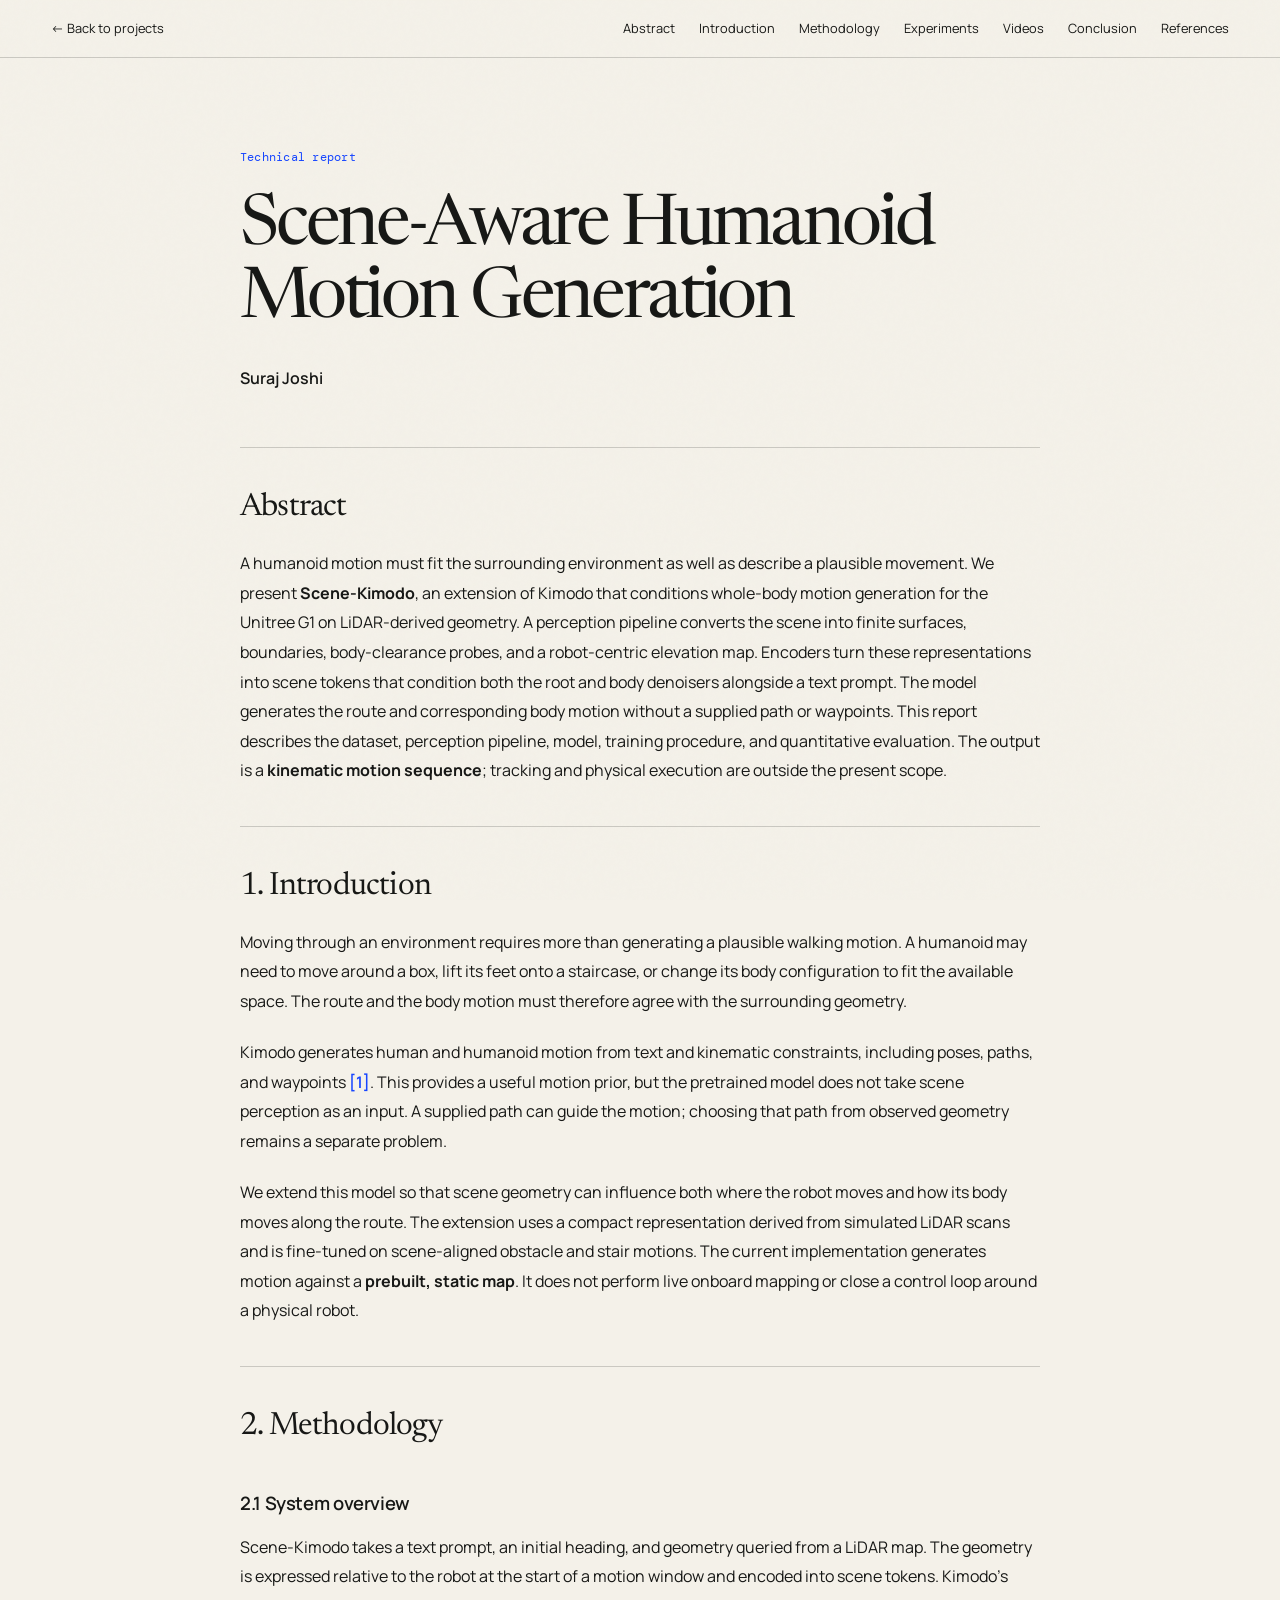
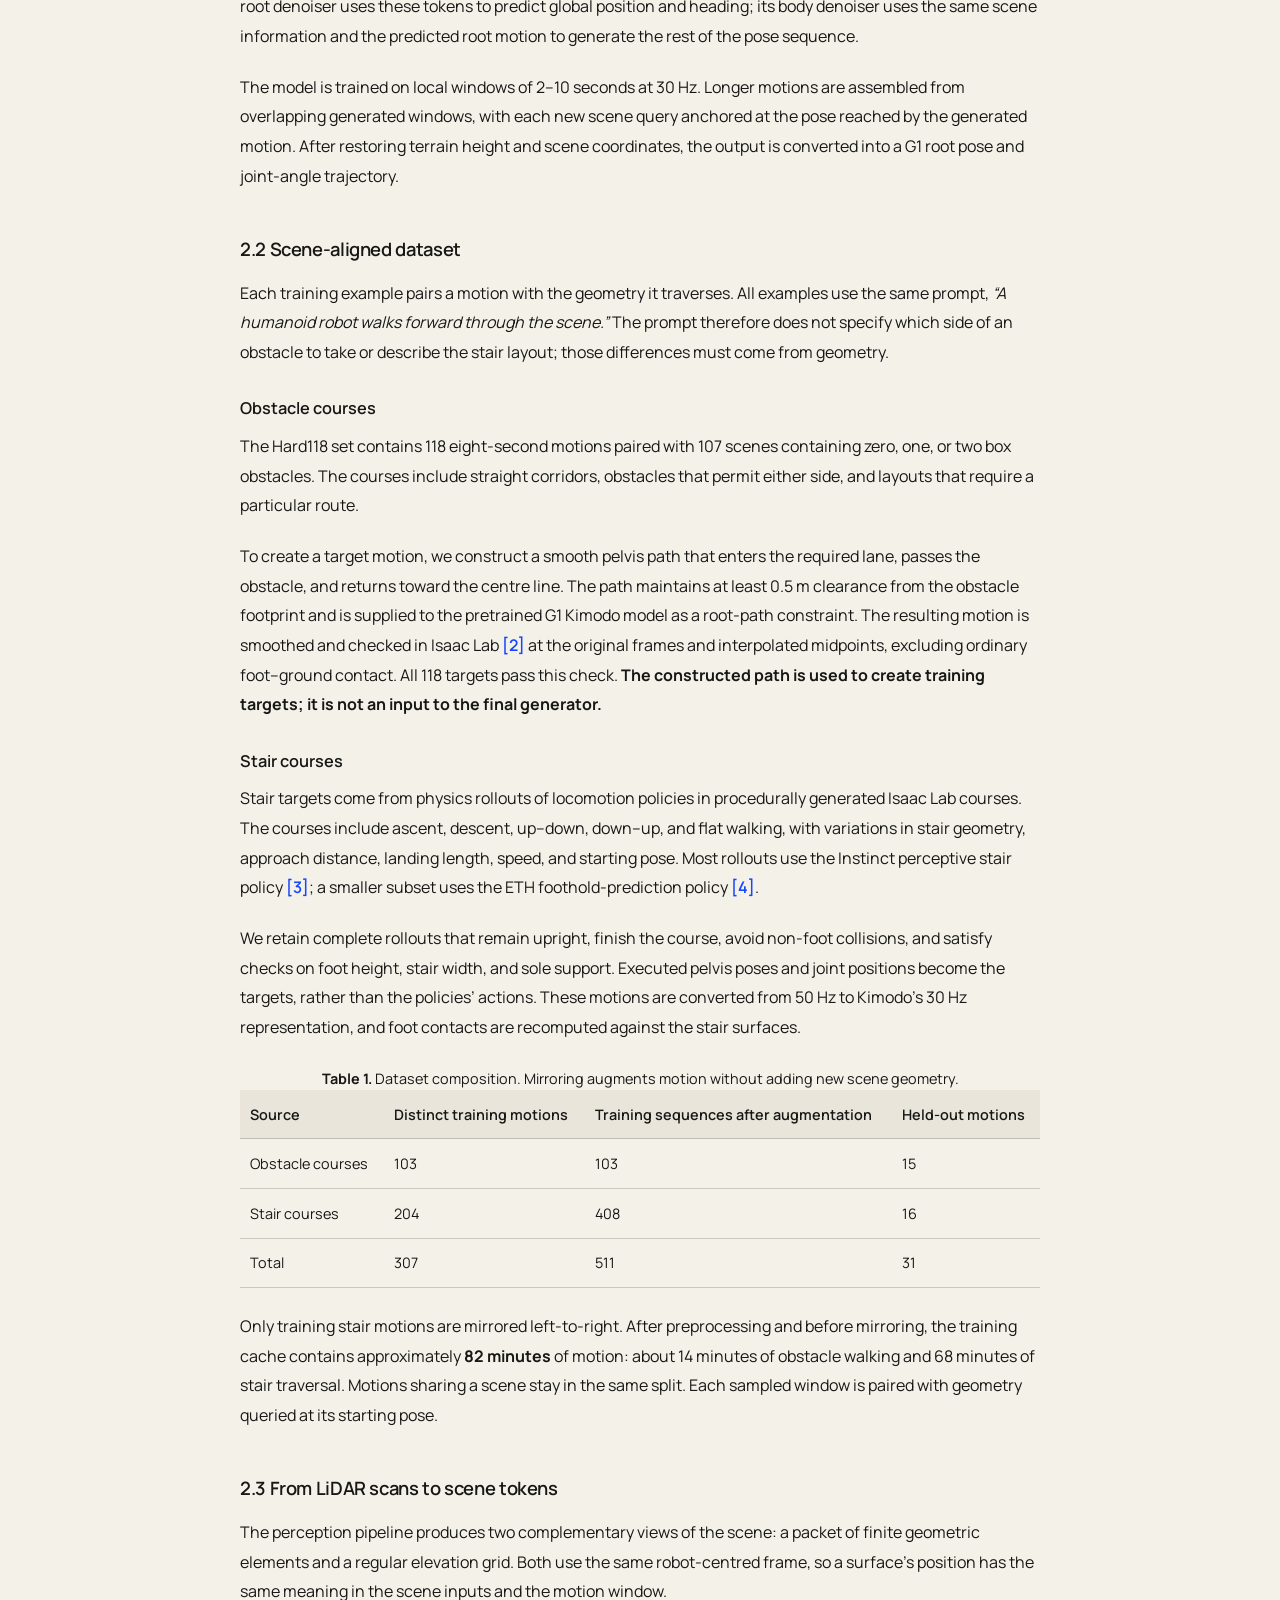
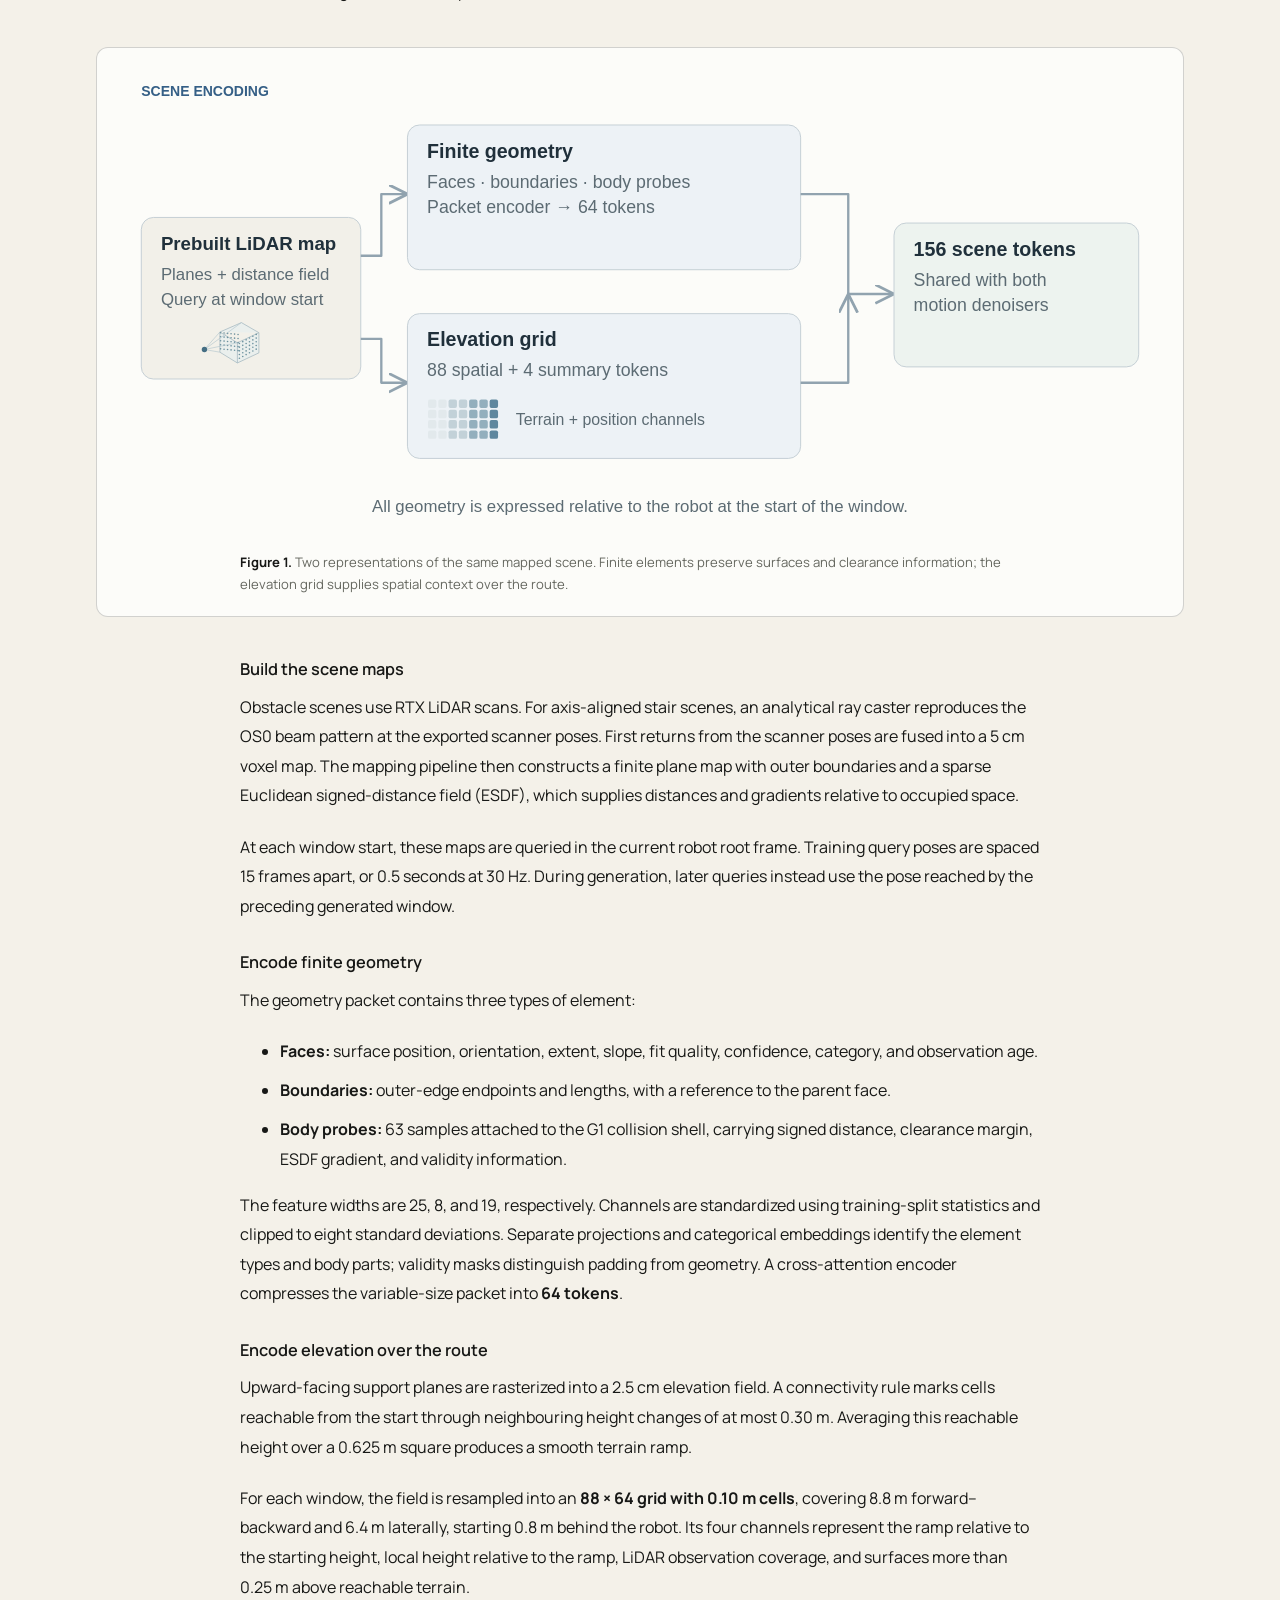
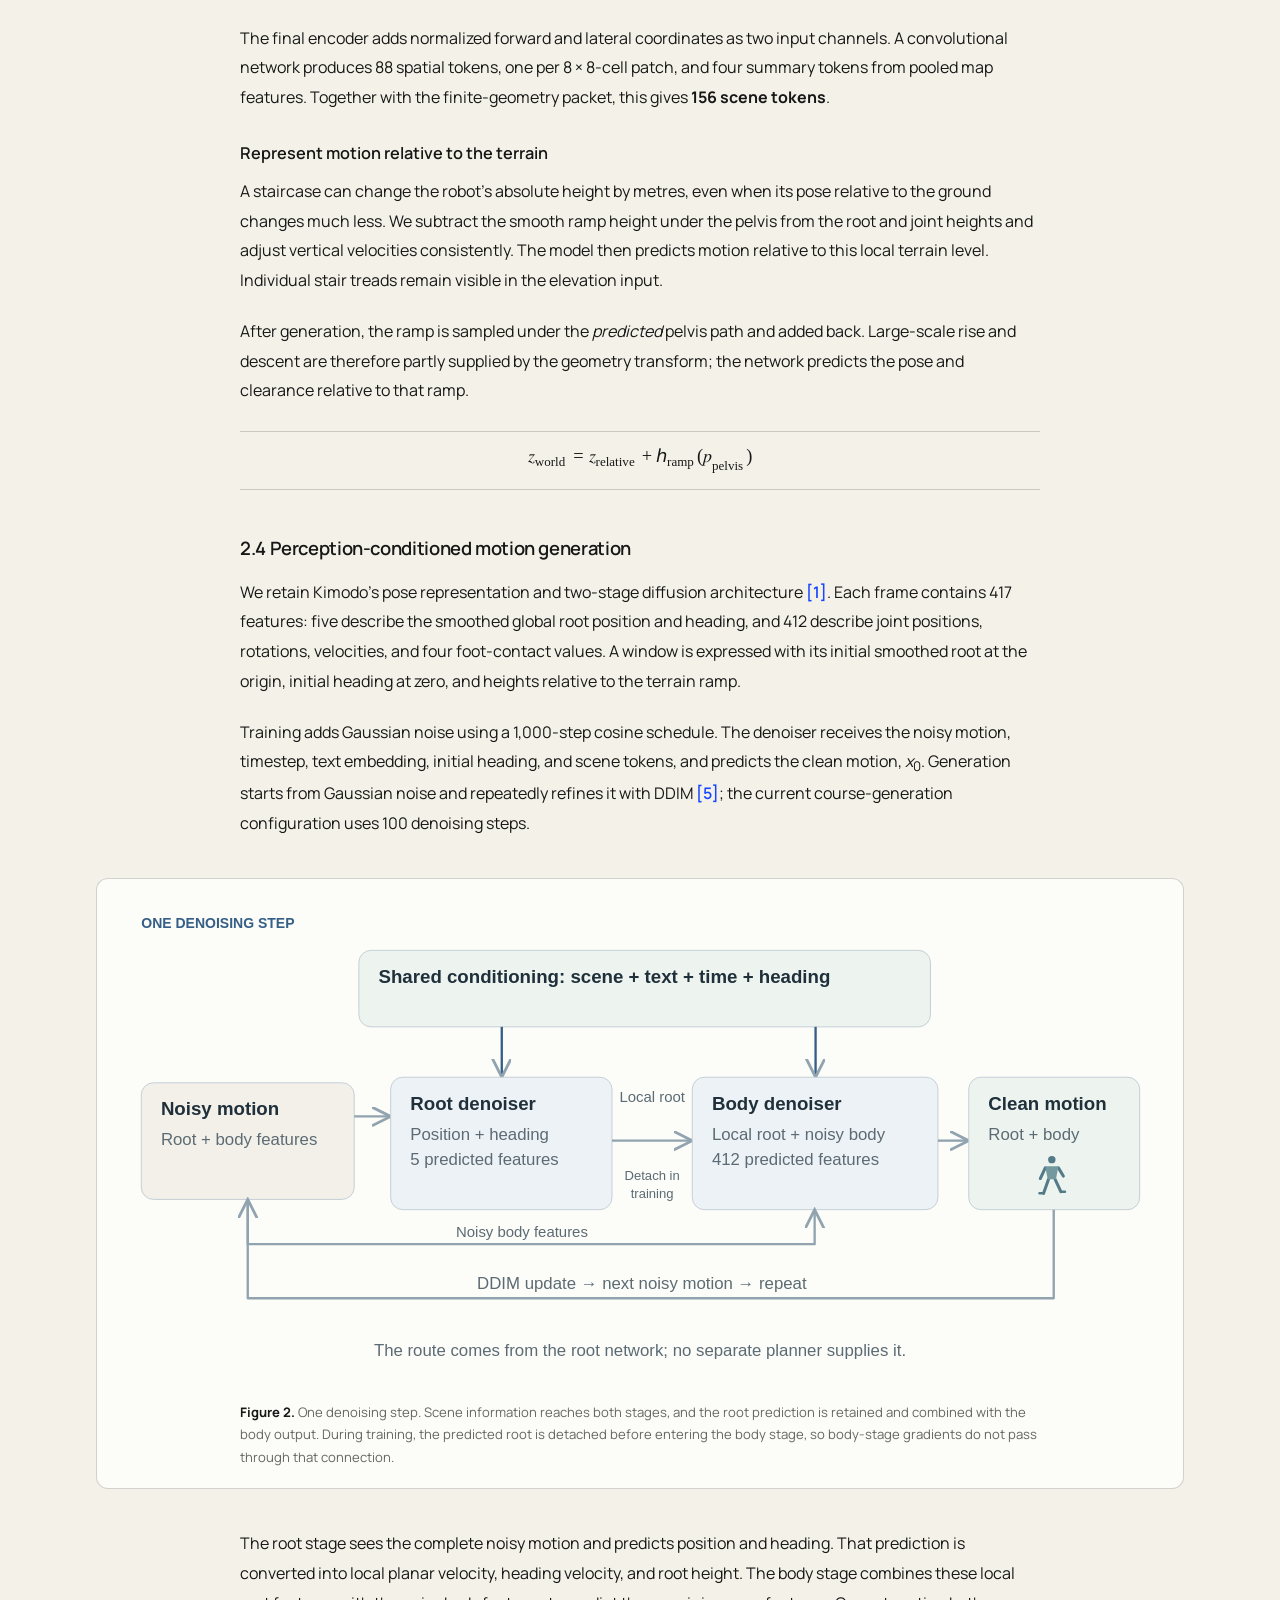
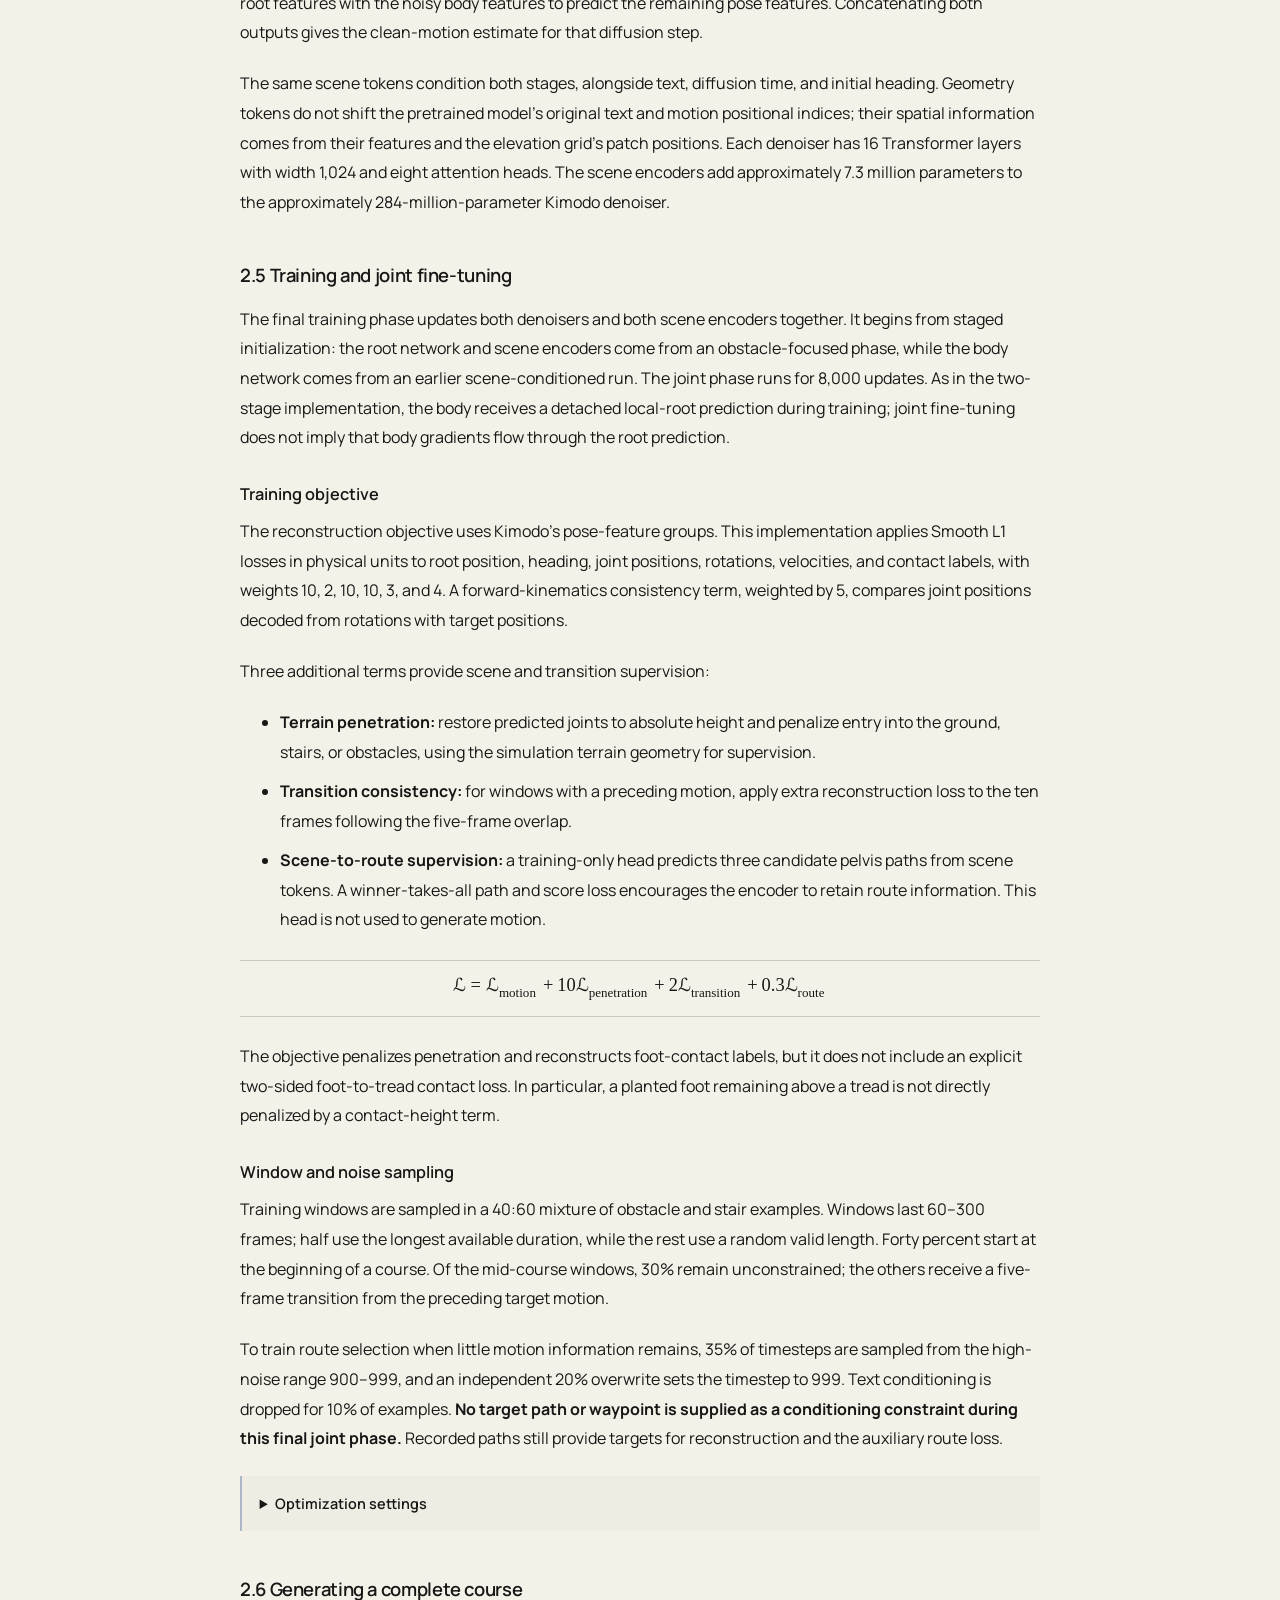
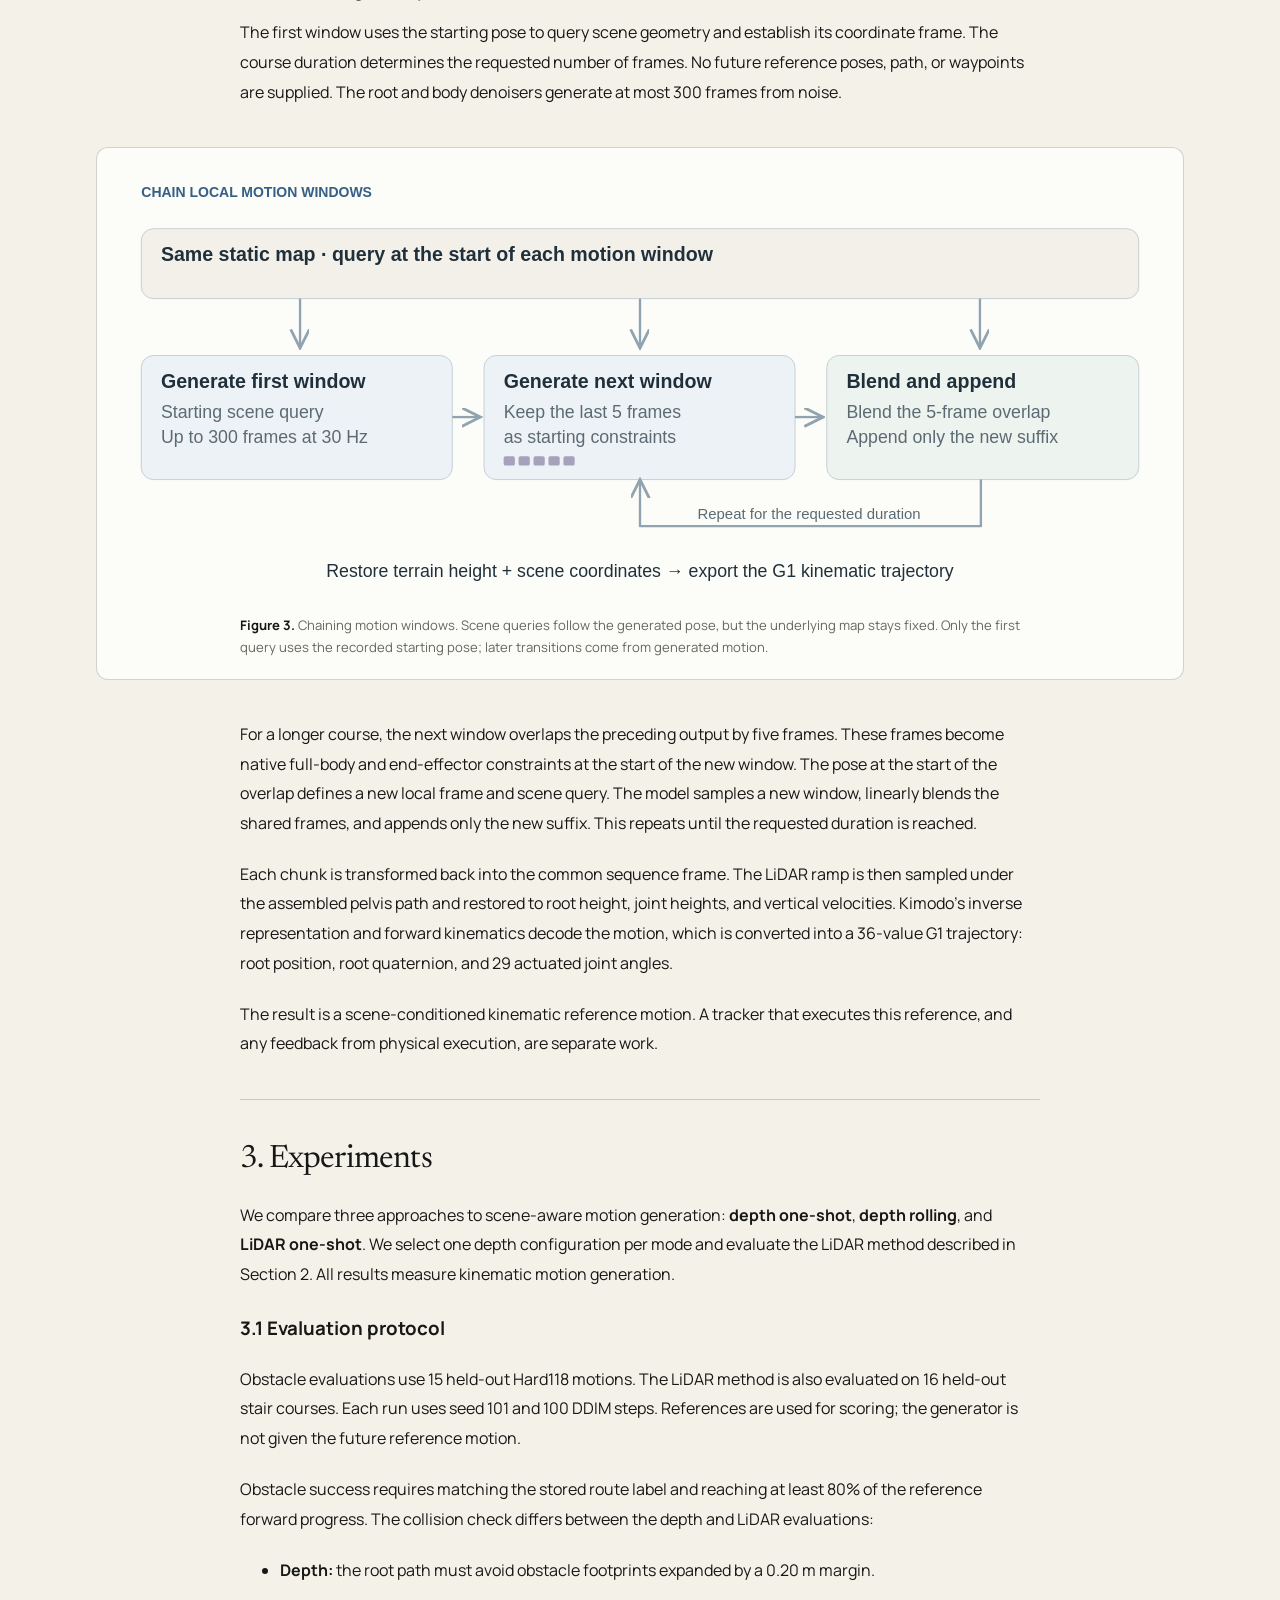
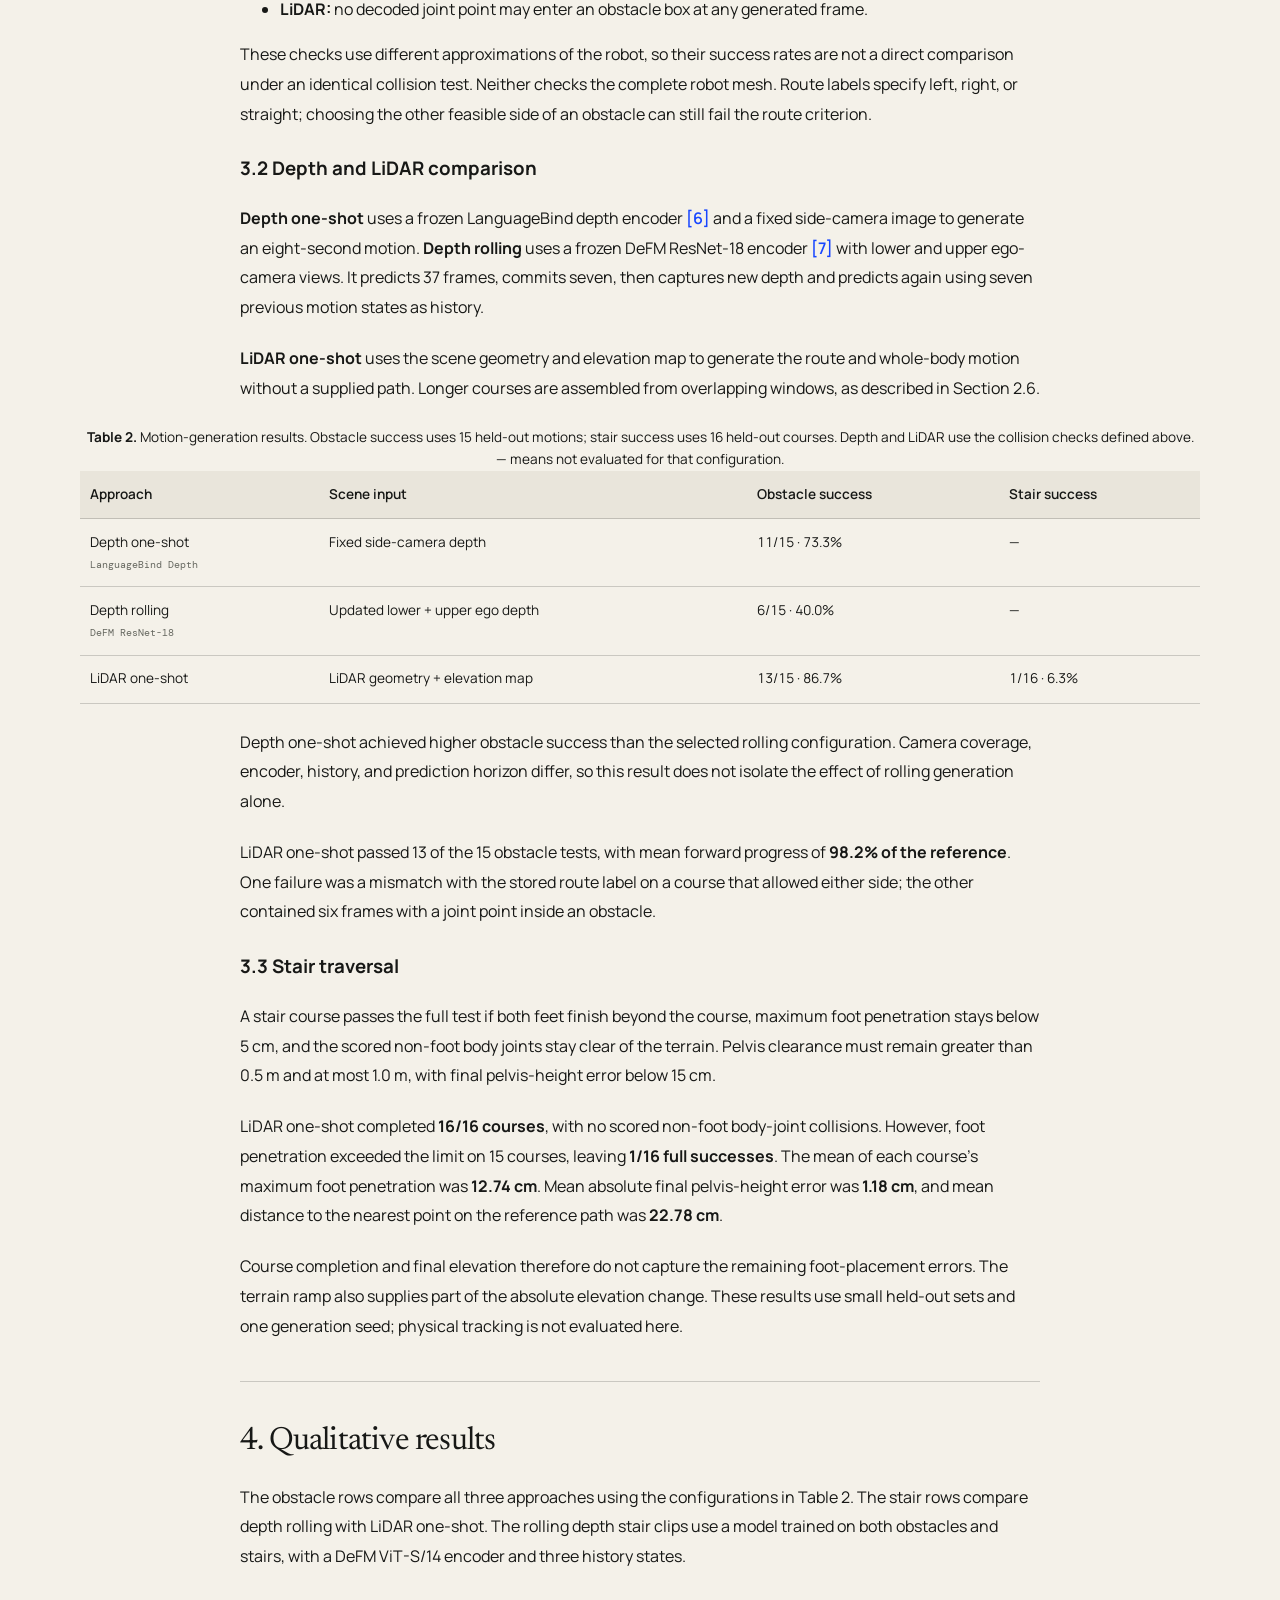
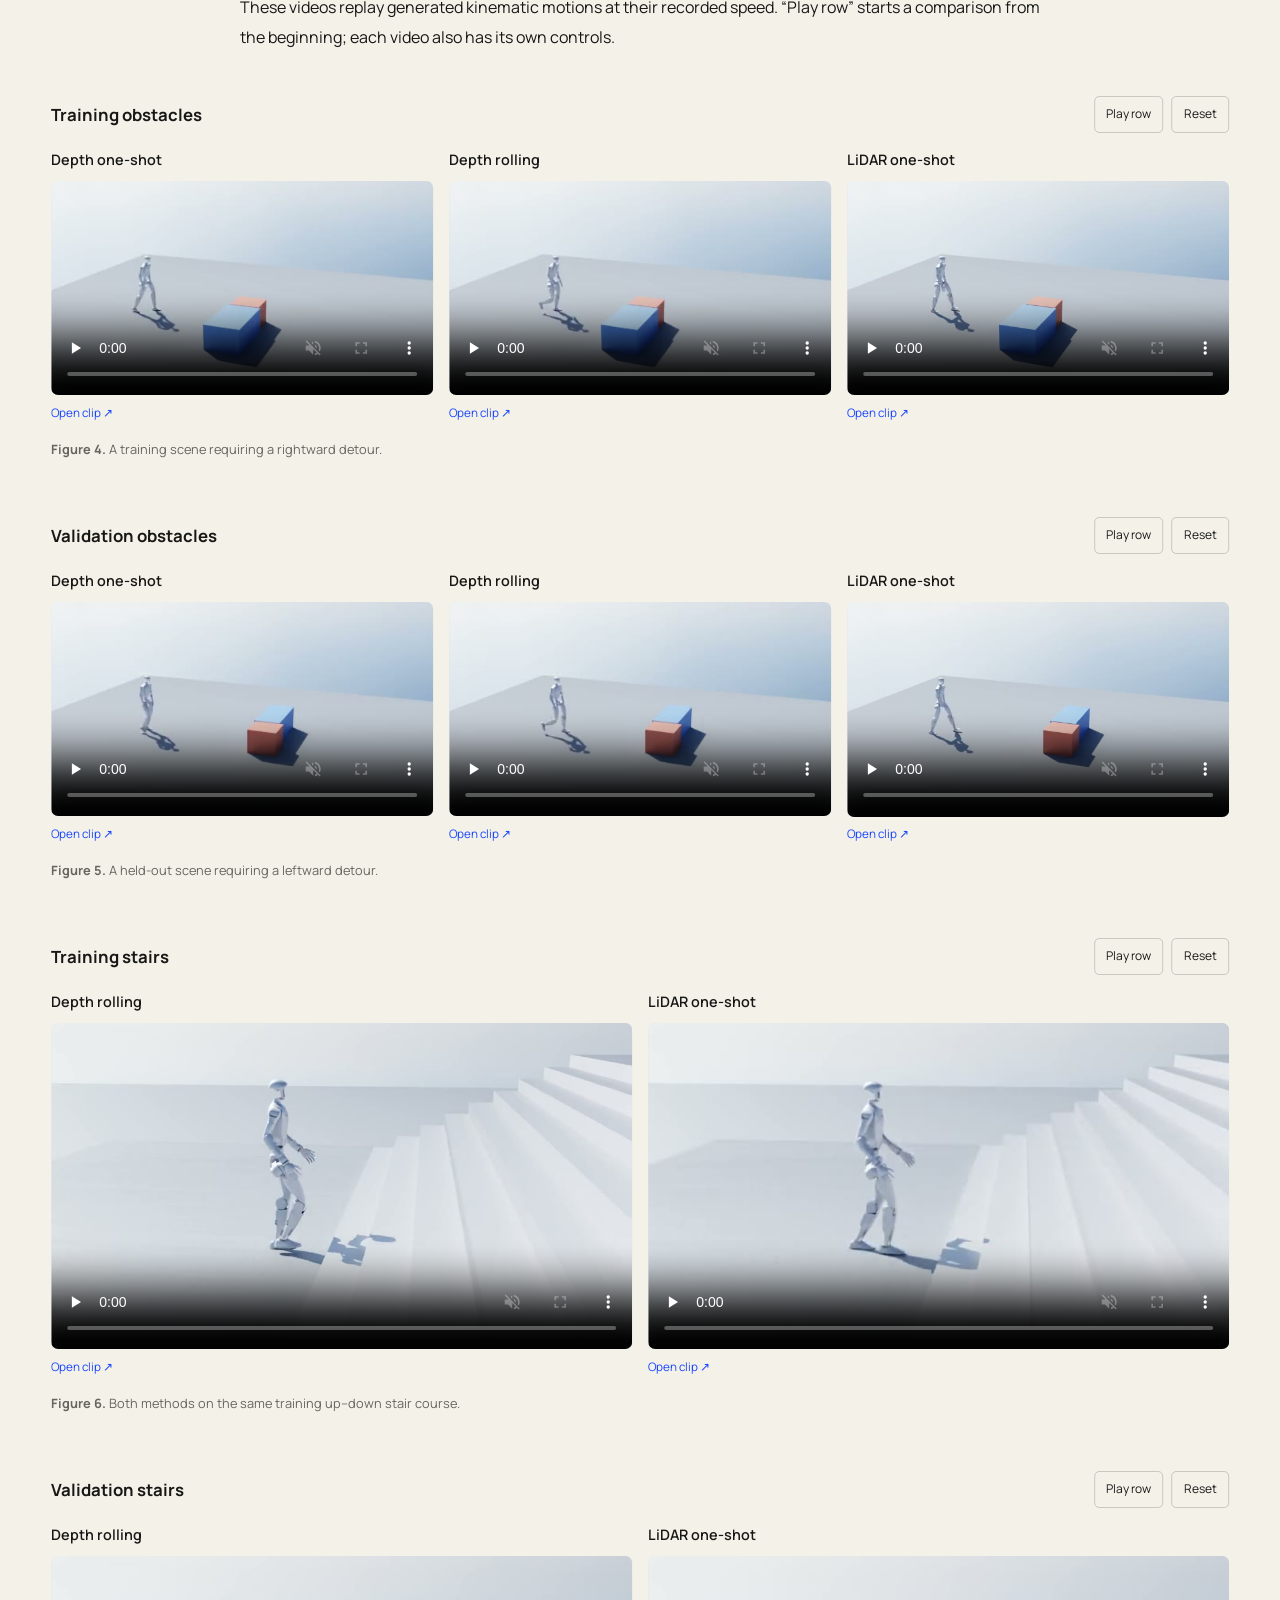
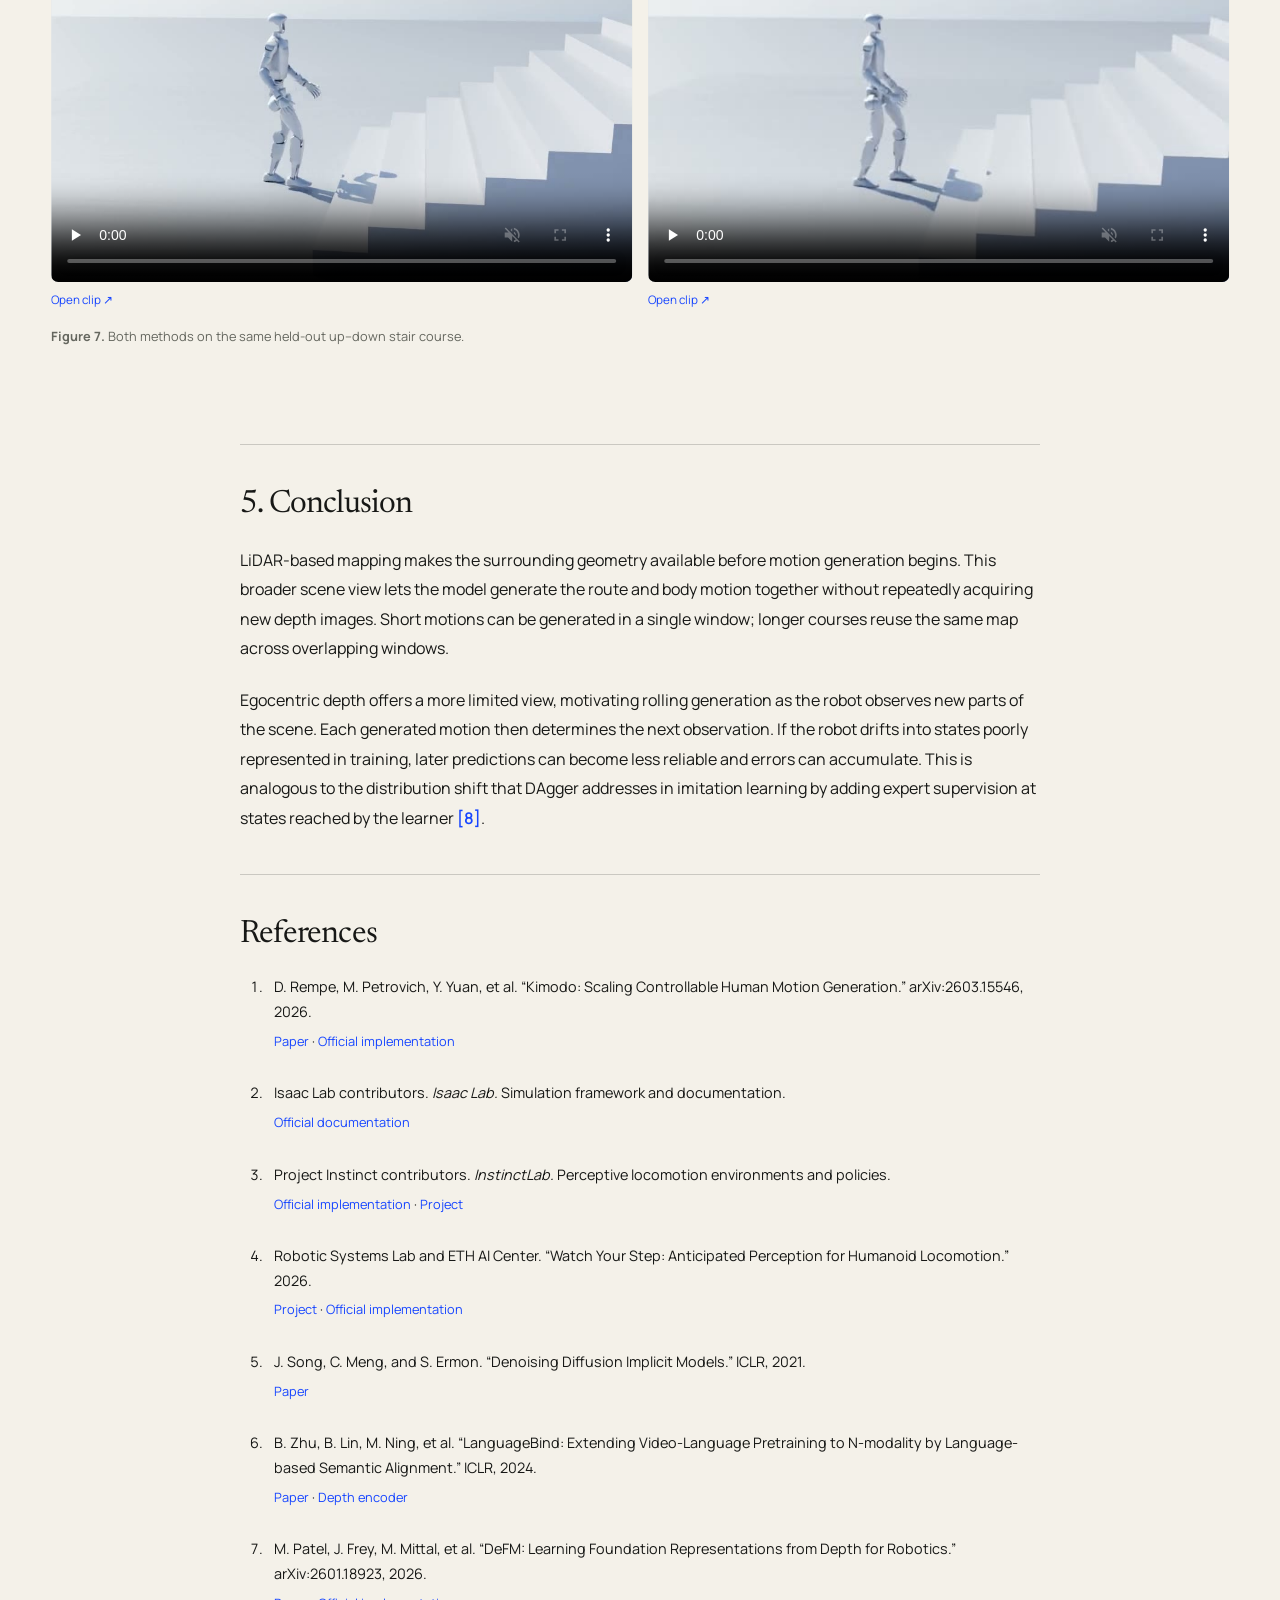
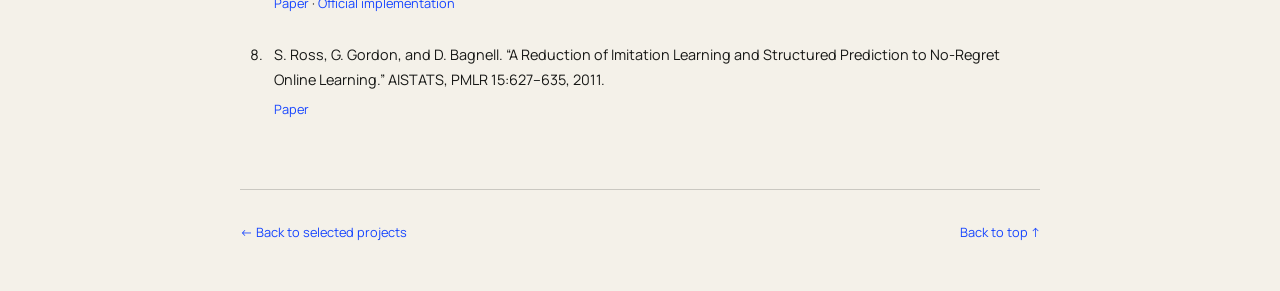
<file: reports/scene-aware-humanoid-motion-generation.html>
<!doctype html>
<html lang="en">
  <head>
    <meta charset="UTF-8" />
    <meta name="viewport" content="width=device-width, initial-scale=1.0" />
    <meta name="description" content="Scene-aware kinematic motion generation for the Unitree G1: conditioning Kimodo on LiDAR geometry to generate a route and whole-body motion." />
    <meta name="author" content="Suraj Joshi" />
    <title>Scene-Aware Humanoid Motion Generation — Suraj Joshi</title>
    <link rel="preconnect" href="https://fonts.googleapis.com" />
    <link rel="preconnect" href="https://fonts.gstatic.com" crossorigin />
    <link href="https://fonts.googleapis.com/css2?family=DM+Mono:wght@300;400;500&amp;family=Manrope:wght@400;500;600;700&amp;family=Newsreader:opsz,wght@6..72,300;6..72,400;6..72,500&amp;display=swap" rel="stylesheet" />
    <link rel="stylesheet" href="../styles.css" />
    <link rel="stylesheet" href="./report.css" />
    <link rel="stylesheet" href="./scene-motion-report.css?v=qualitative-v1" />
    <script src="./scene-motion-videos.js" defer></script>
  </head>
  <body class="report-page">
    <a class="skip-link" href="#report">Skip to report</a>
    <header class="report-header">
      <a class="report-home" href="../index.html#projects">← Back to projects</a>
      <nav aria-label="Report sections">
        <a href="#abstract">Abstract</a><a href="#introduction">Introduction</a><a href="#methodology">Methodology</a><a href="#experiments">Experiments</a><a href="#qualitative-results">Videos</a><a href="#conclusion">Conclusion</a><a href="#references">References</a>
      </nav>
    </header>
    <main class="report-shell scene-motion-report" id="report">
      <article>
        <header class="report-title">
          <p class="report-kicker">Technical report</p>
          <h1>Scene-Aware Humanoid Motion Generation</h1>
          <p class="report-author">Suraj Joshi</p>
        </header>

        <section class="report-section report-abstract" id="abstract" aria-labelledby="abstract-heading">
          <h2 id="abstract-heading">Abstract</h2>
          <p>A humanoid motion must fit the surrounding environment as well as describe a plausible movement. We present <strong>Scene-Kimodo</strong>, an extension of Kimodo that conditions whole-body motion generation for the Unitree G1 on LiDAR-derived geometry. A perception pipeline converts the scene into finite surfaces, boundaries, body-clearance probes, and a robot-centric elevation map. Encoders turn these representations into scene tokens that condition both the root and body denoisers alongside a text prompt. The model generates the route and corresponding body motion without a supplied path or waypoints. This report describes the dataset, perception pipeline, model, training procedure, and quantitative evaluation. The output is a <strong>kinematic motion sequence</strong>; tracking and physical execution are outside the present scope.</p>
        </section>

        <section class="report-section" id="introduction" aria-labelledby="introduction-heading">
          <h2 id="introduction-heading"><span>1.</span> Introduction</h2>
          <p>Moving through an environment requires more than generating a plausible walking motion. A humanoid may need to move around a box, lift its feet onto a staircase, or change its body configuration to fit the available space. The route and the body motion must therefore agree with the surrounding geometry.</p>
          <p>Kimodo generates human and humanoid motion from text and kinematic constraints, including poses, paths, and waypoints <a class="citation" href="#ref-1" role="doc-biblioref">[1]</a>. This provides a useful motion prior, but the pretrained model does not take scene perception as an input. A supplied path can guide the motion; choosing that path from observed geometry remains a separate problem.</p>
          <p>We extend this model so that scene geometry can influence both where the robot moves and how its body moves along the route. The extension uses a compact representation derived from simulated LiDAR scans and is fine-tuned on scene-aligned obstacle and stair motions. The current implementation generates motion against a <strong>prebuilt, static map</strong>. It does not perform live onboard mapping or close a control loop around a physical robot.</p>
        </section>

        <section class="report-section methodology" id="methodology" aria-labelledby="methodology-heading">
          <h2 id="methodology-heading"><span>2.</span> Methodology</h2>

          <h3 id="system-overview">2.1 System overview</h3>
          <p>Scene-Kimodo takes a text prompt, an initial heading, and geometry queried from a LiDAR map. The geometry is expressed relative to the robot at the start of a motion window and encoded into scene tokens. Kimodo’s root denoiser uses these tokens to predict global position and heading; its body denoiser uses the same scene information and the predicted root motion to generate the rest of the pose sequence.</p>
          <p>The model is trained on local windows of 2–10 seconds at 30 Hz. Longer motions are assembled from overlapping generated windows, with each new scene query anchored at the pose reached by the generated motion. After restoring terrain height and scene coordinates, the output is converted into a G1 root pose and joint-angle trajectory.</p>

          <h3 id="dataset">2.2 Scene-aligned dataset</h3>
          <p>Each training example pairs a motion with the geometry it traverses. All examples use the same prompt, <em>“A humanoid robot walks forward through the scene.”</em> The prompt therefore does not specify which side of an obstacle to take or describe the stair layout; those differences must come from geometry.</p>

          <h4>Obstacle courses</h4>
          <p>The Hard118 set contains 118 eight-second motions paired with 107 scenes containing zero, one, or two box obstacles. The courses include straight corridors, obstacles that permit either side, and layouts that require a particular route.</p>
          <p>To create a target motion, we construct a smooth pelvis path that enters the required lane, passes the obstacle, and returns toward the centre line. The path maintains at least 0.5 m clearance from the obstacle footprint and is supplied to the pretrained G1 Kimodo model as a root-path constraint. The resulting motion is smoothed and checked in Isaac Lab <a class="citation" href="#ref-2" role="doc-biblioref">[2]</a> at the original frames and interpolated midpoints, excluding ordinary foot–ground contact. All 118 targets pass this check. <strong>The constructed path is used to create training targets; it is not an input to the final generator.</strong></p>

          <h4>Stair courses</h4>
          <p>Stair targets come from physics rollouts of locomotion policies in procedurally generated Isaac Lab courses. The courses include ascent, descent, up–down, down–up, and flat walking, with variations in stair geometry, approach distance, landing length, speed, and starting pose. Most rollouts use the Instinct perceptive stair policy <a class="citation" href="#ref-3" role="doc-biblioref">[3]</a>; a smaller subset uses the ETH foothold-prediction policy <a class="citation" href="#ref-4" role="doc-biblioref">[4]</a>.</p>
          <p>We retain complete rollouts that remain upright, finish the course, avoid non-foot collisions, and satisfy checks on foot height, stair width, and sole support. Executed pelvis poses and joint positions become the targets, rather than the policies’ actions. These motions are converted from 50 Hz to Kimodo’s 30 Hz representation, and foot contacts are recomputed against the stair surfaces.</p>

          <div class="report-table-wrap" role="region" aria-label="Scene-aligned dataset composition" tabindex="0">
            <table class="report-table scene-dataset-table">
              <caption><strong>Table 1.</strong> Dataset composition. Mirroring augments motion without adding new scene geometry.</caption>
              <thead><tr><th scope="col">Source</th><th scope="col">Distinct training motions</th><th scope="col">Training sequences after augmentation</th><th scope="col">Held-out motions</th></tr></thead>
              <tbody><tr><th scope="row">Obstacle courses</th><td>103</td><td>103</td><td>15</td></tr><tr><th scope="row">Stair courses</th><td>204</td><td>408</td><td>16</td></tr><tr><th scope="row">Total</th><td>307</td><td>511</td><td>31</td></tr></tbody>
            </table>
          </div>
          <p>Only training stair motions are mirrored left-to-right. After preprocessing and before mirroring, the training cache contains approximately <strong>82 minutes</strong> of motion: about 14 minutes of obstacle walking and 68 minutes of stair traversal. Motions sharing a scene stay in the same split. Each sampled window is paired with geometry queried at its starting pose.</p>

          <h3 id="perception">2.3 From LiDAR scans to scene tokens</h3>
          <p>The perception pipeline produces two complementary views of the scene: a packet of finite geometric elements and a regular elevation grid. Both use the same robot-centred frame, so a surface’s position has the same meaning in the scene inputs and the motion window.</p>

          <figure class="scene-figure" id="scene-encoding-figure">
            <picture><source media="(max-width: 760px)" srcset="./figures/scene-motion-geometry-mobile.svg?v=blocks-icons-v2" /><img src="./figures/scene-motion-geometry.svg?v=blocks-icons-v2" width="1120" height="500" loading="lazy" alt="A prebuilt LiDAR map is queried at the current window-start pose. Faces, boundaries, and body-clearance probes form 64 geometry tokens. An elevation grid forms 88 spatial tokens and four summary tokens. The combined 156 scene tokens condition both motion denoisers." /></picture>
            <figcaption><strong>Figure 1.</strong> Two representations of the same mapped scene. Finite elements preserve surfaces and clearance information; the elevation grid supplies spatial context over the route.</figcaption>
          </figure>

          <h4>Build the scene maps</h4>
          <p>Obstacle scenes use RTX LiDAR scans. For axis-aligned stair scenes, an analytical ray caster reproduces the OS0 beam pattern at the exported scanner poses. First returns from the scanner poses are fused into a 5 cm voxel map. The mapping pipeline then constructs a finite plane map with outer boundaries and a sparse Euclidean signed-distance field (ESDF), which supplies distances and gradients relative to occupied space.</p>
          <p>At each window start, these maps are queried in the current robot root frame. Training query poses are spaced 15 frames apart, or 0.5 seconds at 30 Hz. During generation, later queries instead use the pose reached by the preceding generated window.</p>

          <h4>Encode finite geometry</h4>
          <p>The geometry packet contains three types of element:</p>
          <ul>
            <li><strong>Faces:</strong> surface position, orientation, extent, slope, fit quality, confidence, category, and observation age.</li>
            <li><strong>Boundaries:</strong> outer-edge endpoints and lengths, with a reference to the parent face.</li>
            <li><strong>Body probes:</strong> 63 samples attached to the G1 collision shell, carrying signed distance, clearance margin, ESDF gradient, and validity information.</li>
          </ul>
          <p>The feature widths are 25, 8, and 19, respectively. Channels are standardized using training-split statistics and clipped to eight standard deviations. Separate projections and categorical embeddings identify the element types and body parts; validity masks distinguish padding from geometry. A cross-attention encoder compresses the variable-size packet into <strong>64 tokens</strong>.</p>

          <h4>Encode elevation over the route</h4>
          <p>Upward-facing support planes are rasterized into a 2.5 cm elevation field. A connectivity rule marks cells reachable from the start through neighbouring height changes of at most 0.30 m. Averaging this reachable height over a 0.625 m square produces a smooth terrain ramp.</p>
          <p>For each window, the field is resampled into an <strong>88 × 64 grid with 0.10 m cells</strong>, covering 8.8 m forward–backward and 6.4 m laterally, starting 0.8 m behind the robot. Its four channels represent the ramp relative to the starting height, local height relative to the ramp, LiDAR observation coverage, and surfaces more than 0.25 m above reachable terrain.</p>
          <p>The final encoder adds normalized forward and lateral coordinates as two input channels. A convolutional network produces 88 spatial tokens, one per 8 × 8-cell patch, and four summary tokens from pooled map features. Together with the finite-geometry packet, this gives <strong>156 scene tokens</strong>.</p>

          <h4>Represent motion relative to the terrain</h4>
          <p>A staircase can change the robot’s absolute height by metres, even when its pose relative to the ground changes much less. We subtract the smooth ramp height under the pelvis from the root and joint heights and adjust vertical velocities consistently. The model then predicts motion relative to this local terrain level. Individual stair treads remain visible in the elevation input.</p>
          <p>After generation, the ramp is sampled under the <em>predicted</em> pelvis path and added back. Large-scale rise and descent are therefore partly supplied by the geometry transform; the network predicts the pose and clearance relative to that ramp.</p>
          <div class="scene-equation" aria-label="World height equals terrain-relative height plus ramp height under the predicted pelvis">
            <math xmlns="http://www.w3.org/1998/Math/MathML" display="block"><msub><mi>z</mi><mtext>world</mtext></msub><mo>=</mo><msub><mi>z</mi><mtext>relative</mtext></msub><mo>+</mo><msub><mi>h</mi><mtext>ramp</mtext></msub><mo>(</mo><msub><mi>p</mi><mtext>pelvis</mtext></msub><mo>)</mo></math>
          </div>

          <h3 id="motion-model">2.4 Perception-conditioned motion generation</h3>
          <p>We retain Kimodo’s pose representation and two-stage diffusion architecture <a class="citation" href="#ref-1" role="doc-biblioref">[1]</a>. Each frame contains 417 features: five describe the smoothed global root position and heading, and 412 describe joint positions, rotations, velocities, and four foot-contact values. A window is expressed with its initial smoothed root at the origin, initial heading at zero, and heights relative to the terrain ramp.</p>
          <p>Training adds Gaussian noise using a 1,000-step cosine schedule. The denoiser receives the noisy motion, timestep, text embedding, initial heading, and scene tokens, and predicts the clean motion, <em>x</em><sub>0</sub>. Generation starts from Gaussian noise and repeatedly refines it with DDIM <a class="citation" href="#ref-5" role="doc-biblioref">[5]</a>; the current course-generation configuration uses 100 denoising steps.</p>

          <figure class="scene-figure" id="scene-denoiser-figure">
            <picture><source media="(max-width: 760px)" srcset="./figures/scene-motion-denoiser-mobile.svg?v=blocks-icons-v2" /><img src="./figures/scene-motion-denoiser.svg?v=blocks-icons-v2" width="1120" height="520" loading="lazy" alt="At each diffusion step, the root denoiser receives noisy motion and shared text, time, heading, and scene conditioning. Its root prediction is converted into local root features for the body denoiser, which also receives noisy body features and the shared conditioning. Root and body outputs form a clean-motion prediction used by the next DDIM update." /></picture>
            <figcaption><strong>Figure 2.</strong> One denoising step. Scene information reaches both stages, and the root prediction is retained and combined with the body output. During training, the predicted root is detached before entering the body stage, so body-stage gradients do not pass through that connection.</figcaption>
          </figure>

          <p>The root stage sees the complete noisy motion and predicts position and heading. That prediction is converted into local planar velocity, heading velocity, and root height. The body stage combines these local root features with the noisy body features to predict the remaining pose features. Concatenating both outputs gives the clean-motion estimate for that diffusion step.</p>
          <p>The same scene tokens condition both stages, alongside text, diffusion time, and initial heading. Geometry tokens do not shift the pretrained model’s original text and motion positional indices; their spatial information comes from their features and the elevation grid’s patch positions. Each denoiser has 16 Transformer layers with width 1,024 and eight attention heads. The scene encoders add approximately 7.3 million parameters to the approximately 284-million-parameter Kimodo denoiser.</p>

          <h3 id="training">2.5 Training and joint fine-tuning</h3>
          <p>The final training phase updates both denoisers and both scene encoders together. It begins from staged initialization: the root network and scene encoders come from an obstacle-focused phase, while the body network comes from an earlier scene-conditioned run. The joint phase runs for 8,000 updates. As in the two-stage implementation, the body receives a detached local-root prediction during training; joint fine-tuning does not imply that body gradients flow through the root prediction.</p>

          <h4>Training objective</h4>
          <p>The reconstruction objective uses Kimodo’s pose-feature groups. This implementation applies Smooth L1 losses in physical units to root position, heading, joint positions, rotations, velocities, and contact labels, with weights 10, 2, 10, 10, 3, and 4. A forward-kinematics consistency term, weighted by 5, compares joint positions decoded from rotations with target positions.</p>
          <p>Three additional terms provide scene and transition supervision:</p>
          <ul>
            <li><strong>Terrain penetration:</strong> restore predicted joints to absolute height and penalize entry into the ground, stairs, or obstacles, using the simulation terrain geometry for supervision.</li>
            <li><strong>Transition consistency:</strong> for windows with a preceding motion, apply extra reconstruction loss to the ten frames following the five-frame overlap.</li>
            <li><strong>Scene-to-route supervision:</strong> a training-only head predicts three candidate pelvis paths from scene tokens. A winner-takes-all path and score loss encourages the encoder to retain route information. This head is not used to generate motion.</li>
          </ul>
          <div class="scene-equation" aria-label="Total loss equals motion loss plus ten times penetration loss plus two times transition loss plus point three times route loss">
            <math xmlns="http://www.w3.org/1998/Math/MathML" display="block"><mi>ℒ</mi><mo>=</mo><msub><mi>ℒ</mi><mtext>motion</mtext></msub><mo>+</mo><mn>10</mn><msub><mi>ℒ</mi><mtext>penetration</mtext></msub><mo>+</mo><mn>2</mn><msub><mi>ℒ</mi><mtext>transition</mtext></msub><mo>+</mo><mn>0.3</mn><msub><mi>ℒ</mi><mtext>route</mtext></msub></math>
          </div>
          <p>The objective penalizes penetration and reconstructs foot-contact labels, but it does not include an explicit two-sided foot-to-tread contact loss. In particular, a planted foot remaining above a tread is not directly penalized by a contact-height term.</p>

          <h4>Window and noise sampling</h4>
          <p>Training windows are sampled in a 40:60 mixture of obstacle and stair examples. Windows last 60–300 frames; half use the longest available duration, while the rest use a random valid length. Forty percent start at the beginning of a course. Of the mid-course windows, 30% remain unconstrained; the others receive a five-frame transition from the preceding target motion.</p>
          <p>To train route selection when little motion information remains, 35% of timesteps are sampled from the high-noise range 900–999, and an independent 20% overwrite sets the timestep to 999. Text conditioning is dropped for 10% of examples. <strong>No target path or waypoint is supplied as a conditioning constraint during this final joint phase.</strong> Recorded paths still provide targets for reconstruction and the auxiliary route loss.</p>

          <details class="method-details scene-training-details">
            <summary>Optimization settings</summary>
            <p>Batch size: 32. Optimizer: Adam-atan2. Learning rates: 2 × 10<sup>−5</sup> for Kimodo and 5 × 10<sup>−5</sup> for scene modules, with a 300-update warmup and cosine decay to 20% of peak. Parameters and losses use FP32; Transformer forward passes use BF16 autocasting. The two parameter groups are clipped independently to gradient norm 1.0. An exponential moving average is maintained with decay 0.995.</p>
          </details>

          <h3 id="course-generation">2.6 Generating a complete course</h3>
          <p>The first window uses the starting pose to query scene geometry and establish its coordinate frame. The course duration determines the requested number of frames. No future reference poses, path, or waypoints are supplied. The root and body denoisers generate at most 300 frames from noise.</p>

          <figure class="scene-figure" id="scene-chaining-figure">
            <picture><source media="(max-width: 760px)" srcset="./figures/scene-motion-chaining-mobile.svg?v=blocks-icons-v2" /><img src="./figures/scene-motion-chaining.svg?v=blocks-icons-v2" width="1120" height="460" loading="lazy" alt="Generate the first chunk, retain its last five frames, query the static map at the generated overlap-start pose, and generate the next chunk with those frames constrained. Blend the overlap and append the new suffix, repeating until the requested duration is reached. Finally restore terrain height and export the G1 trajectory." /></picture>
            <figcaption><strong>Figure 3.</strong> Chaining motion windows. Scene queries follow the generated pose, but the underlying map stays fixed. Only the first query uses the recorded starting pose; later transitions come from generated motion.</figcaption>
          </figure>

          <p>For a longer course, the next window overlaps the preceding output by five frames. These frames become native full-body and end-effector constraints at the start of the new window. The pose at the start of the overlap defines a new local frame and scene query. The model samples a new window, linearly blends the shared frames, and appends only the new suffix. This repeats until the requested duration is reached.</p>
          <p>Each chunk is transformed back into the common sequence frame. The LiDAR ramp is then sampled under the assembled pelvis path and restored to root height, joint heights, and vertical velocities. Kimodo’s inverse representation and forward kinematics decode the motion, which is converted into a 36-value G1 trajectory: root position, root quaternion, and 29 actuated joint angles.</p>
          <p>The result is a scene-conditioned kinematic reference motion. A tracker that executes this reference, and any feedback from physical execution, are separate work.</p>
        </section>

        <section class="report-section scene-experiments" id="experiments" aria-labelledby="experiments-heading">
          <h2 id="experiments-heading"><span>3.</span> Experiments</h2>
          <p>We compare three approaches to scene-aware motion generation: <strong>depth one-shot</strong>, <strong>depth rolling</strong>, and <strong>LiDAR one-shot</strong>. We select one depth configuration per mode and evaluate the LiDAR method described in Section 2. All results measure kinematic motion generation.</p>

          <h3 id="evaluation-protocol">3.1 Evaluation protocol</h3>
          <p>Obstacle evaluations use 15 held-out Hard118 motions. The LiDAR method is also evaluated on 16 held-out stair courses. Each run uses seed 101 and 100 DDIM steps. References are used for scoring; the generator is not given the future reference motion.</p>
          <p>Obstacle success requires matching the stored route label and reaching at least 80% of the reference forward progress. The collision check differs between the depth and LiDAR evaluations:</p>
          <ul>
            <li><strong>Depth:</strong> the root path must avoid obstacle footprints expanded by a 0.20 m margin.</li>
            <li><strong>LiDAR:</strong> no decoded joint point may enter an obstacle box at any generated frame.</li>
          </ul>
          <p>These checks use different approximations of the robot, so their success rates are not a direct comparison under an identical collision test. Neither checks the complete robot mesh. Route labels specify left, right, or straight; choosing the other feasible side of an obstacle can still fail the route criterion.</p>

          <h3 id="generation-comparison">3.2 Depth and LiDAR comparison</h3>
          <p><strong>Depth one-shot</strong> uses a frozen LanguageBind depth encoder <a class="citation" href="#ref-6" role="doc-biblioref">[6]</a> and a fixed side-camera image to generate an eight-second motion. <strong>Depth rolling</strong> uses a frozen DeFM ResNet-18 encoder <a class="citation" href="#ref-7" role="doc-biblioref">[7]</a> with lower and upper ego-camera views. It predicts 37 frames, commits seven, then captures new depth and predicts again using seven previous motion states as history.</p>
          <p><strong>LiDAR one-shot</strong> uses the scene geometry and elevation map to generate the route and whole-body motion without a supplied path. Longer courses are assembled from overlapping windows, as described in Section 2.6.</p>
          <div class="scene-results-wide">
            <div class="report-table-wrap" role="region" aria-label="Depth and LiDAR motion-generation results" tabindex="0">
              <table class="report-table scene-generation-results">
                <caption><strong>Table 2.</strong> Motion-generation results. Obstacle success uses 15 held-out motions; stair success uses 16 held-out courses. Depth and LiDAR use the collision checks defined above. — means not evaluated for that configuration.</caption>
                <thead><tr><th scope="col">Approach</th><th scope="col">Scene input</th><th scope="col">Obstacle success</th><th scope="col">Stair success</th></tr></thead>
                <tbody>
                  <tr><th scope="row">Depth one-shot<small>LanguageBind Depth</small></th><td>Fixed side-camera depth</td><td>11/15 · 73.3%</td><td>—</td></tr>
                  <tr><th scope="row">Depth rolling<small>DeFM ResNet-18</small></th><td>Updated lower + upper ego depth</td><td>6/15 · 40.0%</td><td>—</td></tr>
                  <tr><th scope="row">LiDAR one-shot</th><td>LiDAR geometry + elevation map</td><td>13/15 · 86.7%</td><td>1/16 · 6.3%</td></tr>
                </tbody>
              </table>
            </div>
          </div>
          <p>Depth one-shot achieved higher obstacle success than the selected rolling configuration. Camera coverage, encoder, history, and prediction horizon differ, so this result does not isolate the effect of rolling generation alone.</p>
          <p>LiDAR one-shot passed 13 of the 15 obstacle tests, with mean forward progress of <strong>98.2% of the reference</strong>. One failure was a mismatch with the stored route label on a course that allowed either side; the other contained six frames with a joint point inside an obstacle.</p>

          <h3 id="stair-results">3.3 Stair traversal</h3>
          <p>A stair course passes the full test if both feet finish beyond the course, maximum foot penetration stays below 5 cm, and the scored non-foot body joints stay clear of the terrain. Pelvis clearance must remain greater than 0.5 m and at most 1.0 m, with final pelvis-height error below 15 cm.</p>
          <p>LiDAR one-shot completed <strong>16/16 courses</strong>, with no scored non-foot body-joint collisions. However, foot penetration exceeded the limit on 15 courses, leaving <strong>1/16 full successes</strong>. The mean of each course’s maximum foot penetration was <strong>12.74 cm</strong>. Mean absolute final pelvis-height error was <strong>1.18 cm</strong>, and mean distance to the nearest point on the reference path was <strong>22.78 cm</strong>.</p>
          <p>Course completion and final elevation therefore do not capture the remaining foot-placement errors. The terrain ramp also supplies part of the absolute elevation change. These results use small held-out sets and one generation seed; physical tracking is not evaluated here.</p>
        </section>

        <section class="report-section scene-qualitative" id="qualitative-results" aria-labelledby="qualitative-heading">
          <h2 id="qualitative-heading"><span>4.</span> Qualitative results</h2>
          <p>The obstacle rows compare all three approaches using the configurations in Table 2. The stair rows compare depth rolling with LiDAR one-shot. The rolling depth stair clips use a model trained on both obstacles and stairs, with a DeFM ViT-S/14 encoder and three history states.</p>
          <p>These videos replay generated kinematic motions at their recorded speed. “Play row” starts a comparison from the beginning; each video also has its own controls.</p>
          <figure class="scene-video-comparison" id="qualitative-obstacle-train" aria-labelledby="caption-obstacle-train">
            <div class="scene-video-row-heading">
              <h3>Training obstacles</h3>
              <div class="scene-video-actions" aria-label="Training obstacles playback">
                <button type="button" data-row-play aria-label="Play training obstacles comparison">Play row</button>
                <button type="button" data-row-reset aria-label="Reset training obstacles comparison">Reset</button>
              </div>
            </div>
            <div class="scene-video-scroll" role="region" aria-label="Training obstacles: three methods side by side" tabindex="0">
              <div class="scene-video-grid">
                <div class="scene-video-card"><h4>Depth one-shot</h4>
                  <video controls playsinline muted preload="none" poster="./videos/scene-motion/depth-oneshot-obstacle-train.jpg" width="640" height="360" aria-label="Depth one-shot: training obstacles">
                    <source src="./videos/scene-motion/depth-oneshot-obstacle-train.mp4" type="video/mp4" />
                    <a href="./videos/scene-motion/depth-oneshot-obstacle-train.mp4">Open the depth one-shot clip.</a>
                  </video>
                  <a class="scene-video-open" href="./videos/scene-motion/depth-oneshot-obstacle-train.mp4" target="_blank" rel="noopener">Open clip ↗</a>
                </div>
                <div class="scene-video-card"><h4>Depth rolling</h4>
                  <video controls playsinline muted preload="none" poster="./videos/scene-motion/depth-rolling-obstacle-train.jpg" width="640" height="360" aria-label="Depth rolling: training obstacles">
                    <source src="./videos/scene-motion/depth-rolling-obstacle-train.mp4" type="video/mp4" />
                    <a href="./videos/scene-motion/depth-rolling-obstacle-train.mp4">Open the depth rolling clip.</a>
                  </video>
                  <a class="scene-video-open" href="./videos/scene-motion/depth-rolling-obstacle-train.mp4" target="_blank" rel="noopener">Open clip ↗</a>
                </div>
                <div class="scene-video-card"><h4>LiDAR one-shot</h4>
                  <video controls playsinline muted preload="none" poster="./videos/scene-motion/lidar-oneshot-obstacle-train.jpg" width="640" height="360" aria-label="LiDAR one-shot: training obstacles">
                    <source src="./videos/scene-motion/lidar-oneshot-obstacle-train.mp4" type="video/mp4" />
                    <a href="./videos/scene-motion/lidar-oneshot-obstacle-train.mp4">Open the lidar one-shot clip.</a>
                  </video>
                  <a class="scene-video-open" href="./videos/scene-motion/lidar-oneshot-obstacle-train.mp4" target="_blank" rel="noopener">Open clip ↗</a>
                </div>
              </div>
            </div>
            <figcaption id="caption-obstacle-train"><strong>Figure 4.</strong> A training scene requiring a rightward detour.</figcaption>
          </figure>
          <figure class="scene-video-comparison" id="qualitative-obstacle-val" aria-labelledby="caption-obstacle-val">
            <div class="scene-video-row-heading">
              <h3>Validation obstacles</h3>
              <div class="scene-video-actions" aria-label="Validation obstacles playback">
                <button type="button" data-row-play aria-label="Play validation obstacles comparison">Play row</button>
                <button type="button" data-row-reset aria-label="Reset validation obstacles comparison">Reset</button>
              </div>
            </div>
            <div class="scene-video-scroll" role="region" aria-label="Validation obstacles: three methods side by side" tabindex="0">
              <div class="scene-video-grid">
                <div class="scene-video-card"><h4>Depth one-shot</h4>
                  <video controls playsinline muted preload="none" poster="./videos/scene-motion/depth-oneshot-obstacle-val.jpg" width="640" height="360" aria-label="Depth one-shot: validation obstacles">
                    <source src="./videos/scene-motion/depth-oneshot-obstacle-val.mp4" type="video/mp4" />
                    <a href="./videos/scene-motion/depth-oneshot-obstacle-val.mp4">Open the depth one-shot clip.</a>
                  </video>
                  <a class="scene-video-open" href="./videos/scene-motion/depth-oneshot-obstacle-val.mp4" target="_blank" rel="noopener">Open clip ↗</a>
                </div>
                <div class="scene-video-card"><h4>Depth rolling</h4>
                  <video controls playsinline muted preload="none" poster="./videos/scene-motion/depth-rolling-obstacle-val.jpg" width="640" height="360" aria-label="Depth rolling: validation obstacles">
                    <source src="./videos/scene-motion/depth-rolling-obstacle-val.mp4" type="video/mp4" />
                    <a href="./videos/scene-motion/depth-rolling-obstacle-val.mp4">Open the depth rolling clip.</a>
                  </video>
                  <a class="scene-video-open" href="./videos/scene-motion/depth-rolling-obstacle-val.mp4" target="_blank" rel="noopener">Open clip ↗</a>
                </div>
                <div class="scene-video-card"><h4>LiDAR one-shot</h4>
                  <video controls playsinline muted preload="none" poster="./videos/scene-motion/lidar-oneshot-obstacle-val.jpg" width="640" height="360" aria-label="LiDAR one-shot: validation obstacles">
                    <source src="./videos/scene-motion/lidar-oneshot-obstacle-val.mp4" type="video/mp4" />
                    <a href="./videos/scene-motion/lidar-oneshot-obstacle-val.mp4">Open the lidar one-shot clip.</a>
                  </video>
                  <a class="scene-video-open" href="./videos/scene-motion/lidar-oneshot-obstacle-val.mp4" target="_blank" rel="noopener">Open clip ↗</a>
                </div>
              </div>
            </div>
            <figcaption id="caption-obstacle-val"><strong>Figure 5.</strong> A held-out scene requiring a leftward detour.</figcaption>
          </figure>
          <figure class="scene-video-comparison" id="qualitative-stair-train" aria-labelledby="caption-stair-train">
            <div class="scene-video-row-heading">
              <h3>Training stairs</h3>
              <div class="scene-video-actions" aria-label="Training stairs playback">
                <button type="button" data-row-play aria-label="Play training stairs comparison">Play row</button>
                <button type="button" data-row-reset aria-label="Reset training stairs comparison">Reset</button>
              </div>
            </div>
            <div class="scene-video-scroll" role="region" aria-label="Training stairs: two methods side by side" tabindex="0">
              <div class="scene-video-grid scene-video-pair">
                <div class="scene-video-card"><h4>Depth rolling</h4>
                  <video controls playsinline muted preload="none" poster="./videos/scene-motion/depth-rolling-stair-train.jpg" width="640" height="360" aria-label="Depth rolling: training stairs">
                    <source src="./videos/scene-motion/depth-rolling-stair-train.mp4" type="video/mp4" />
                    <a href="./videos/scene-motion/depth-rolling-stair-train.mp4">Open the depth rolling clip.</a>
                  </video>
                  <a class="scene-video-open" href="./videos/scene-motion/depth-rolling-stair-train.mp4" target="_blank" rel="noopener">Open clip ↗</a>
                </div>
                <div class="scene-video-card"><h4>LiDAR one-shot</h4>
                  <video controls playsinline muted preload="none" poster="./videos/scene-motion/lidar-oneshot-stair-train.jpg" width="640" height="360" aria-label="LiDAR one-shot: training stairs">
                    <source src="./videos/scene-motion/lidar-oneshot-stair-train.mp4" type="video/mp4" />
                    <a href="./videos/scene-motion/lidar-oneshot-stair-train.mp4">Open the lidar one-shot clip.</a>
                  </video>
                  <a class="scene-video-open" href="./videos/scene-motion/lidar-oneshot-stair-train.mp4" target="_blank" rel="noopener">Open clip ↗</a>
                </div>
              </div>
            </div>
            <figcaption id="caption-stair-train"><strong>Figure 6.</strong> Both methods on the same training up–down stair course.</figcaption>
          </figure>
          <figure class="scene-video-comparison" id="qualitative-stair-val" aria-labelledby="caption-stair-val">
            <div class="scene-video-row-heading">
              <h3>Validation stairs</h3>
              <div class="scene-video-actions" aria-label="Validation stairs playback">
                <button type="button" data-row-play aria-label="Play validation stairs comparison">Play row</button>
                <button type="button" data-row-reset aria-label="Reset validation stairs comparison">Reset</button>
              </div>
            </div>
            <div class="scene-video-scroll" role="region" aria-label="Validation stairs: two methods side by side" tabindex="0">
              <div class="scene-video-grid scene-video-pair">
                <div class="scene-video-card"><h4>Depth rolling</h4>
                  <video controls playsinline muted preload="none" poster="./videos/scene-motion/depth-rolling-stair-val.jpg" width="640" height="360" aria-label="Depth rolling: validation stairs">
                    <source src="./videos/scene-motion/depth-rolling-stair-val.mp4" type="video/mp4" />
                    <a href="./videos/scene-motion/depth-rolling-stair-val.mp4">Open the depth rolling clip.</a>
                  </video>
                  <a class="scene-video-open" href="./videos/scene-motion/depth-rolling-stair-val.mp4" target="_blank" rel="noopener">Open clip ↗</a>
                </div>
                <div class="scene-video-card"><h4>LiDAR one-shot</h4>
                  <video controls playsinline muted preload="none" poster="./videos/scene-motion/lidar-oneshot-stair-val.jpg" width="640" height="360" aria-label="LiDAR one-shot: validation stairs">
                    <source src="./videos/scene-motion/lidar-oneshot-stair-val.mp4" type="video/mp4" />
                    <a href="./videos/scene-motion/lidar-oneshot-stair-val.mp4">Open the lidar one-shot clip.</a>
                  </video>
                  <a class="scene-video-open" href="./videos/scene-motion/lidar-oneshot-stair-val.mp4" target="_blank" rel="noopener">Open clip ↗</a>
                </div>
              </div>
            </div>
            <figcaption id="caption-stair-val"><strong>Figure 7.</strong> Both methods on the same held-out up–down stair course.</figcaption>
          </figure>
        </section>

        <section class="report-section" id="conclusion" aria-labelledby="conclusion-heading">
          <h2 id="conclusion-heading"><span>5.</span> Conclusion</h2>
          <p>LiDAR-based mapping makes the surrounding geometry available before motion generation begins. This broader scene view lets the model generate the route and body motion together without repeatedly acquiring new depth images. Short motions can be generated in a single window; longer courses reuse the same map across overlapping windows.</p>
          <p>Egocentric depth offers a more limited view, motivating rolling generation as the robot observes new parts of the scene. Each generated motion then determines the next observation. If the robot drifts into states poorly represented in training, later predictions can become less reliable and errors can accumulate. This is analogous to the distribution shift that DAgger addresses in imitation learning by adding expert supervision at states reached by the learner <a class="citation" href="#ref-8" role="doc-biblioref">[8]</a>.</p>
        </section>

        <section class="report-section report-references" id="references" aria-labelledby="references-heading" role="doc-bibliography">
          <h2 id="references-heading">References</h2>
          <ol>
            <li id="ref-1"><p>D. Rempe, M. Petrovich, Y. Yuan, et al. “Kimodo: Scaling Controllable Human Motion Generation.” arXiv:2603.15546, 2026.</p><p class="reference-links"><a href="https://arxiv.org/abs/2603.15546">Paper</a> · <a href="https://github.com/nv-tlabs/kimodo">Official implementation</a></p></li>
            <li id="ref-2"><p>Isaac Lab contributors. <em>Isaac Lab.</em> Simulation framework and documentation.</p><p class="reference-links"><a href="https://isaac-sim.github.io/IsaacLab/main/index.html">Official documentation</a></p></li>
            <li id="ref-3"><p>Project Instinct contributors. <em>InstinctLab.</em> Perceptive locomotion environments and policies.</p><p class="reference-links"><a href="https://github.com/project-instinct/instinctlab">Official implementation</a> · <a href="https://project-instinct.github.io/">Project</a></p></li>
            <li id="ref-4"><p>Robotic Systems Lab and ETH AI Center. “Watch Your Step: Anticipated Perception for Humanoid Locomotion.” 2026.</p><p class="reference-links"><a href="https://leggedrobotics.github.io/watch-your-step/">Project</a> · <a href="https://github.com/leggedrobotics/foothold-prediction-model">Official implementation</a></p></li>
            <li id="ref-5"><p>J. Song, C. Meng, and S. Ermon. “Denoising Diffusion Implicit Models.” ICLR, 2021.</p><p class="reference-links"><a href="https://arxiv.org/abs/2010.02502">Paper</a></p></li>
            <li id="ref-6"><p>B. Zhu, B. Lin, M. Ning, et al. “LanguageBind: Extending Video-Language Pretraining to N-modality by Language-based Semantic Alignment.” ICLR, 2024.</p><p class="reference-links"><a href="https://proceedings.iclr.cc/paper_files/paper/2024/hash/2862ccf01e3843c81623b246895bcc45-Abstract-Conference.html">Paper</a> · <a href="https://huggingface.co/LanguageBind/LanguageBind_Depth">Depth encoder</a></p></li>
            <li id="ref-7"><p>M. Patel, J. Frey, M. Mittal, et al. “DeFM: Learning Foundation Representations from Depth for Robotics.” arXiv:2601.18923, 2026.</p><p class="reference-links"><a href="https://arxiv.org/abs/2601.18923">Paper</a> · <a href="https://github.com/leggedrobotics/defm">Official implementation</a></p></li>
            <li id="ref-8"><p>S. Ross, G. Gordon, and D. Bagnell. “A Reduction of Imitation Learning and Structured Prediction to No-Regret Online Learning.” AISTATS, PMLR 15:627–635, 2011.</p><p class="reference-links"><a href="https://proceedings.mlr.press/v15/ross11a.html">Paper</a></p></li>
          </ol>
        </section>
      </article>
      <div class="report-end"><a href="../index.html#projects">← Back to selected projects</a><a href="#report">Back to top ↑</a></div>
    </main>
  </body>
</html>
</file>
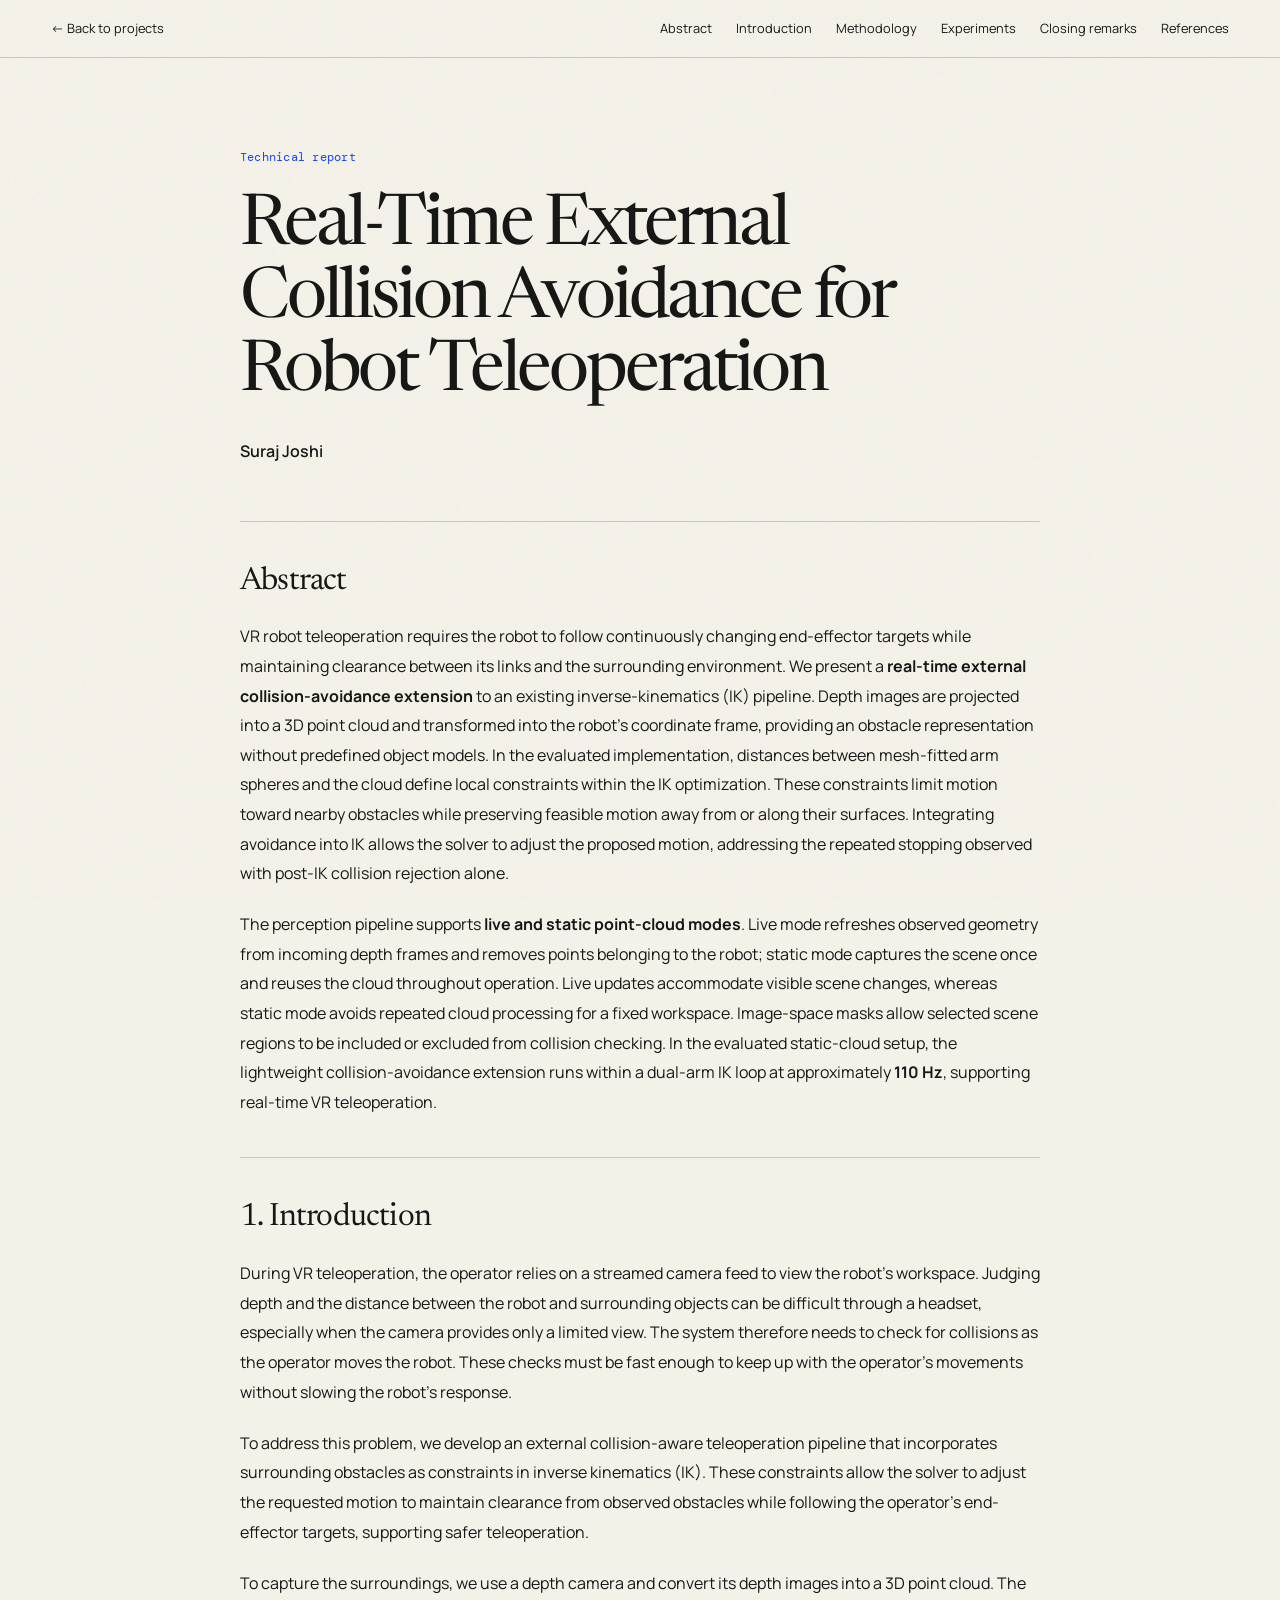
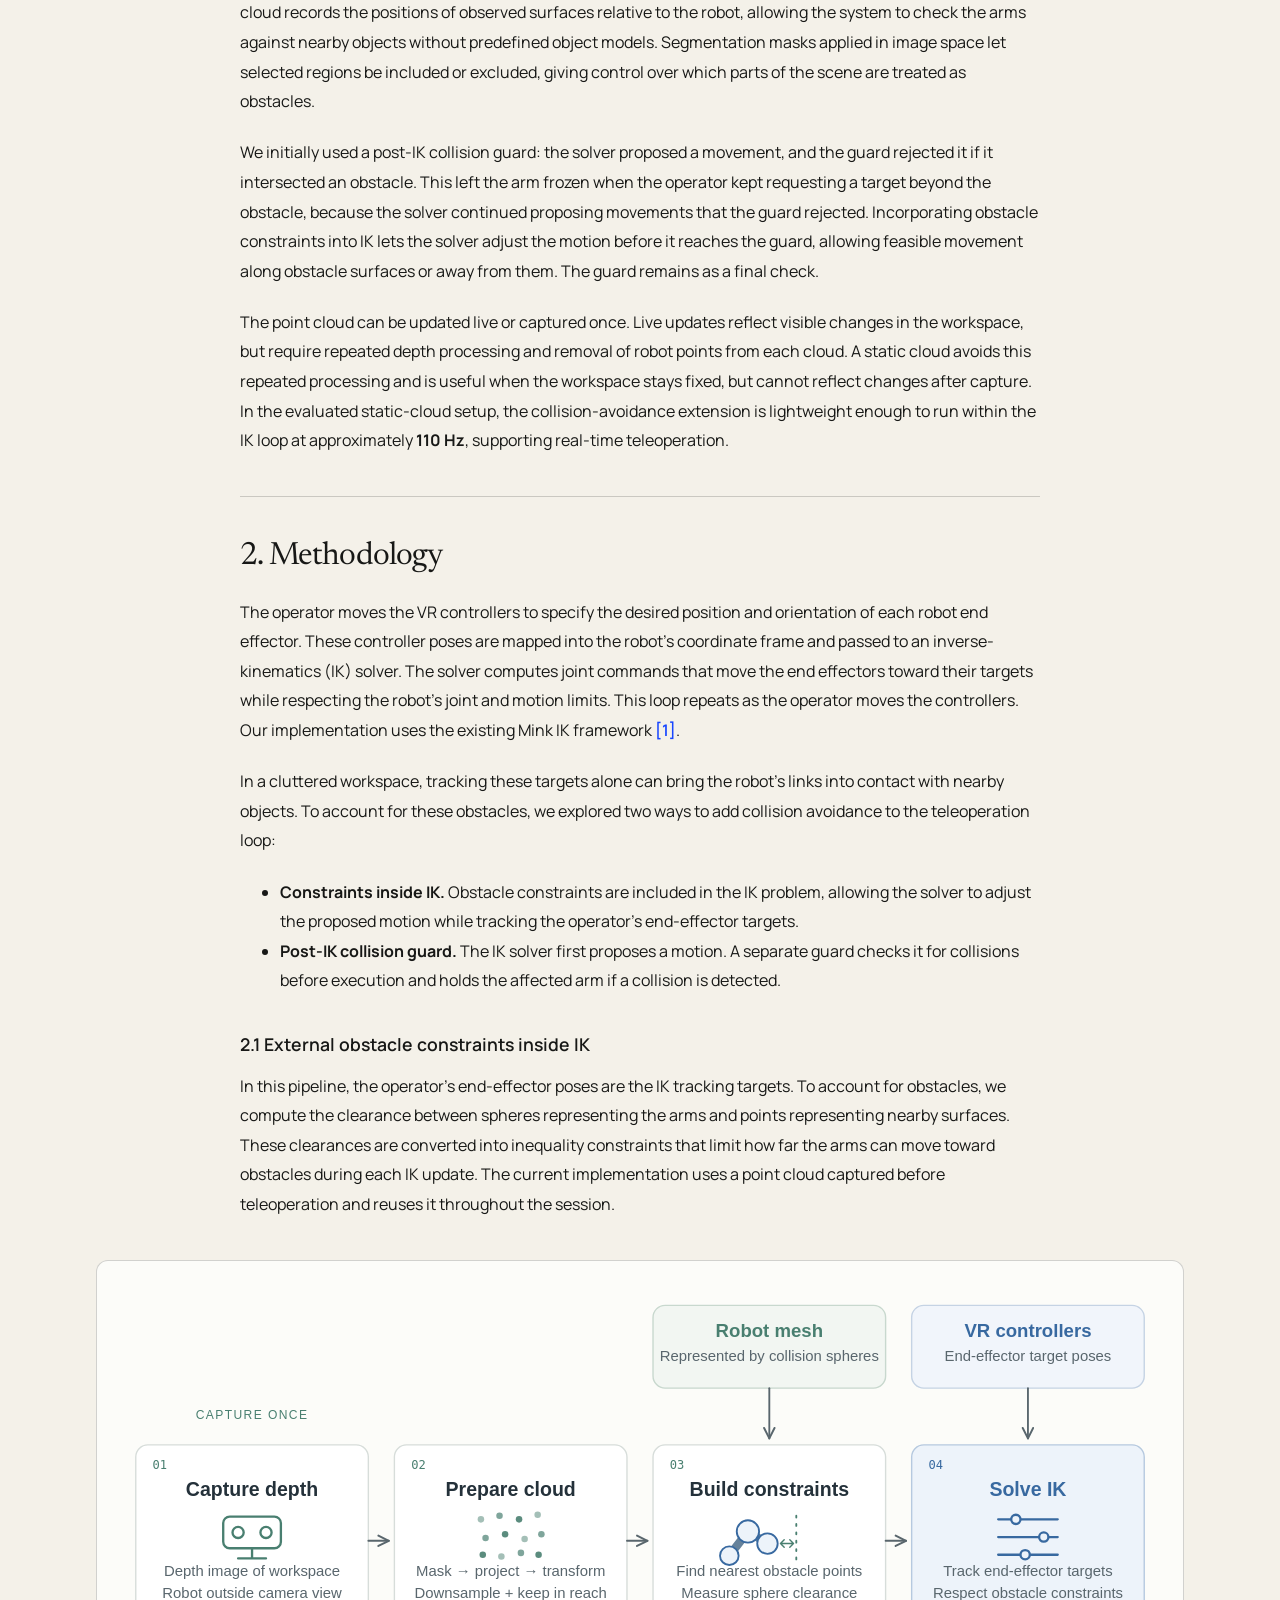
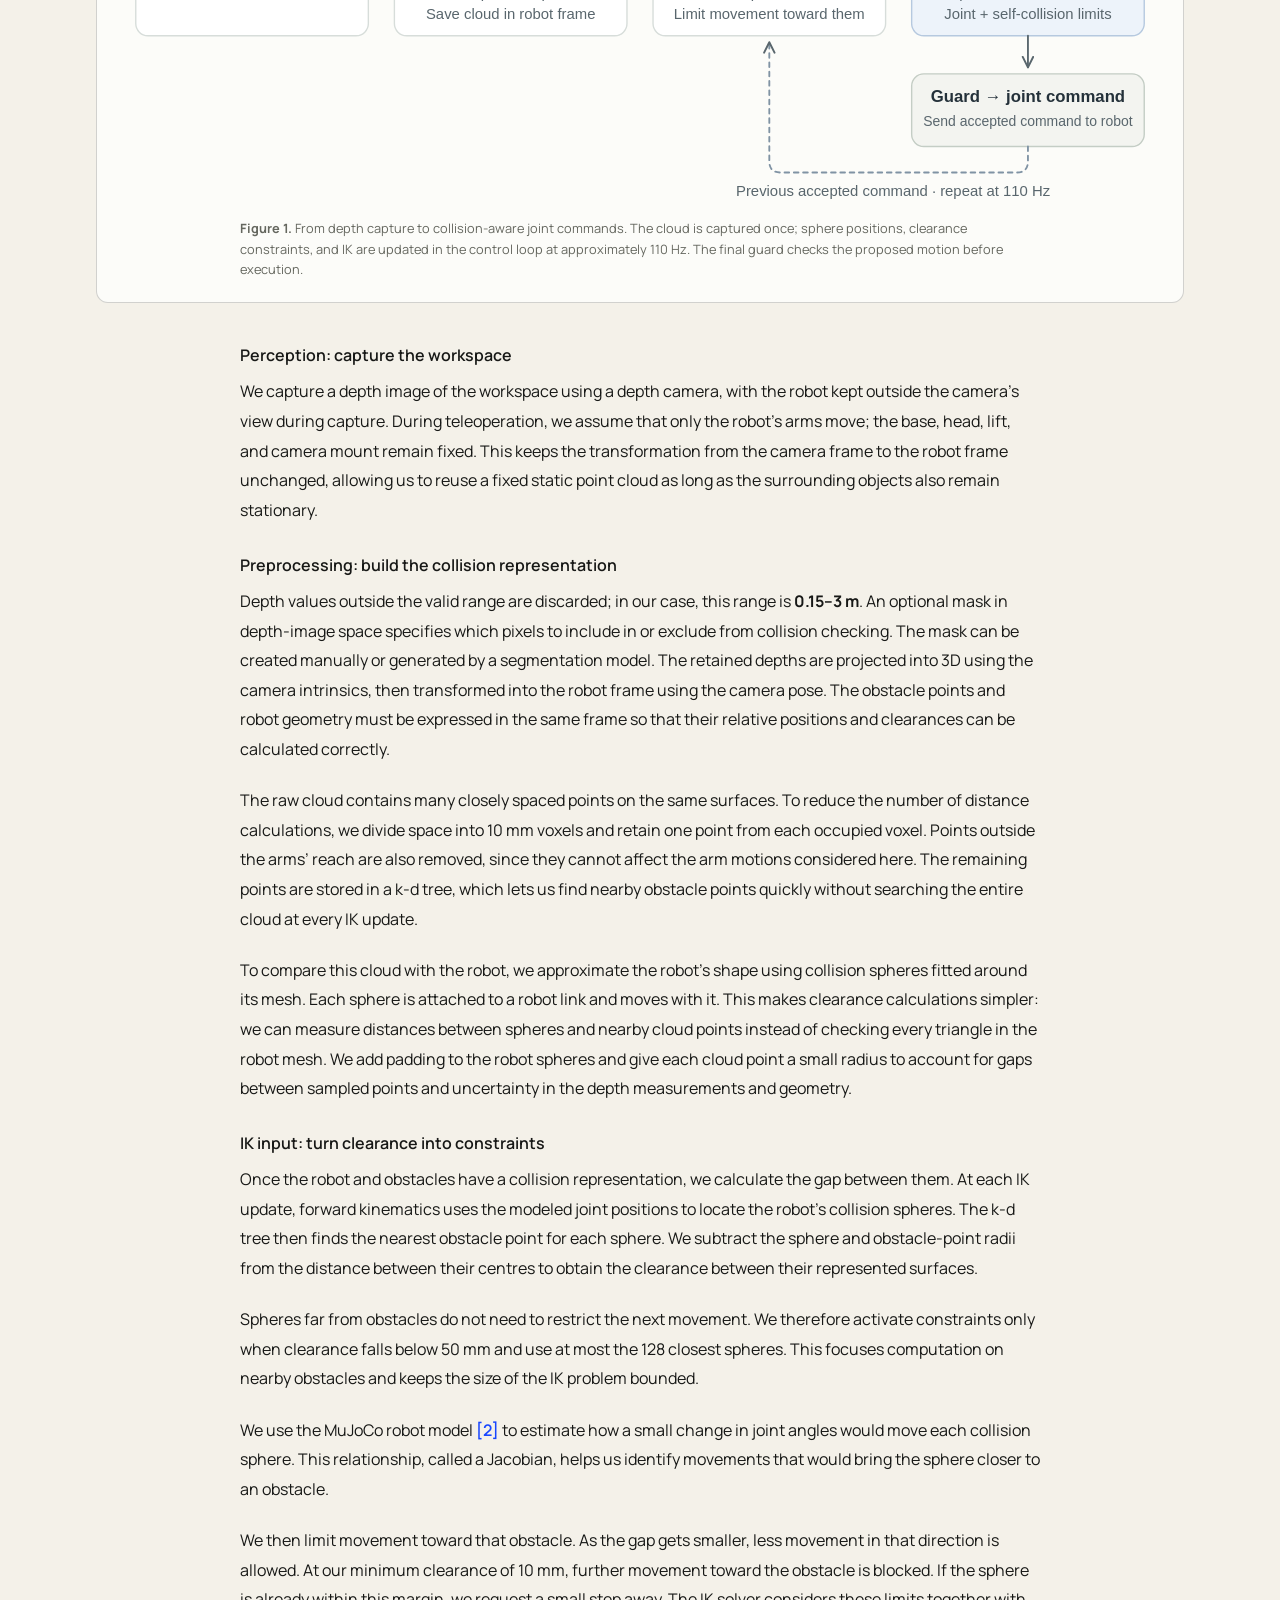
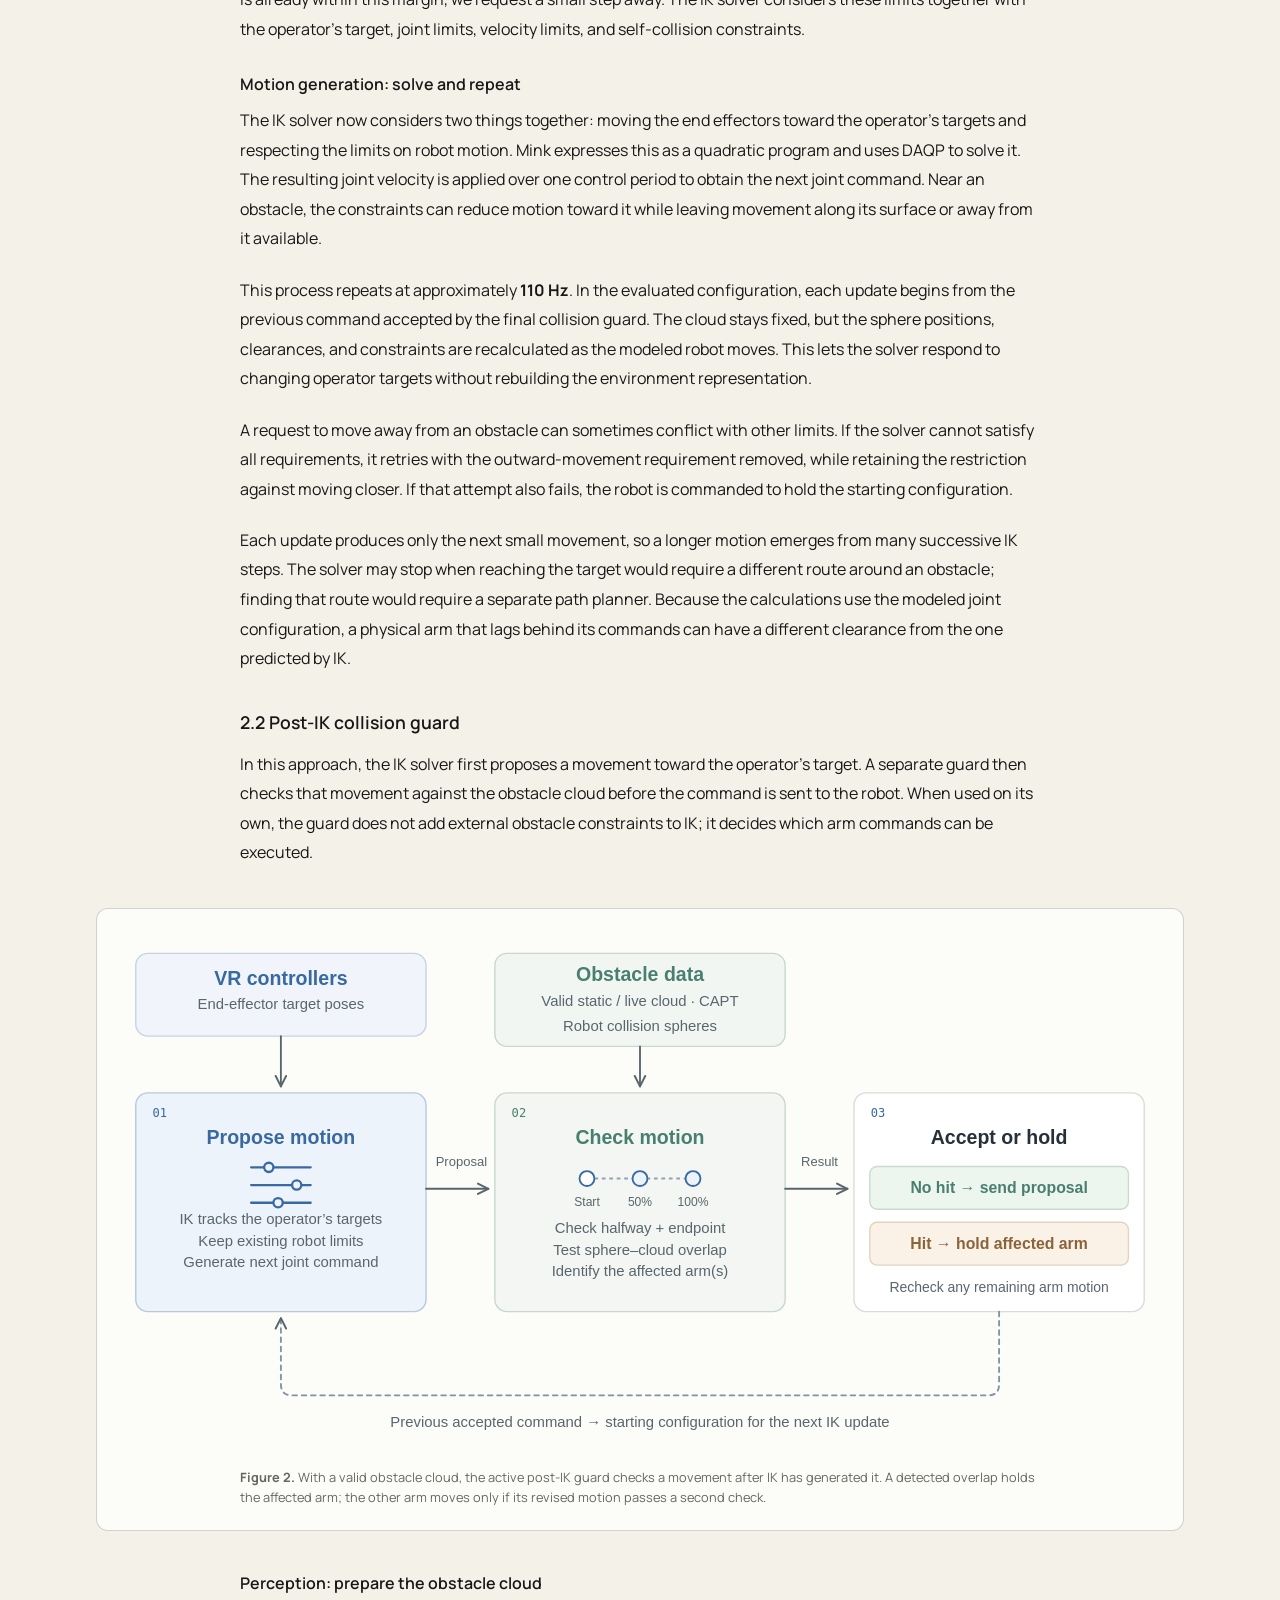
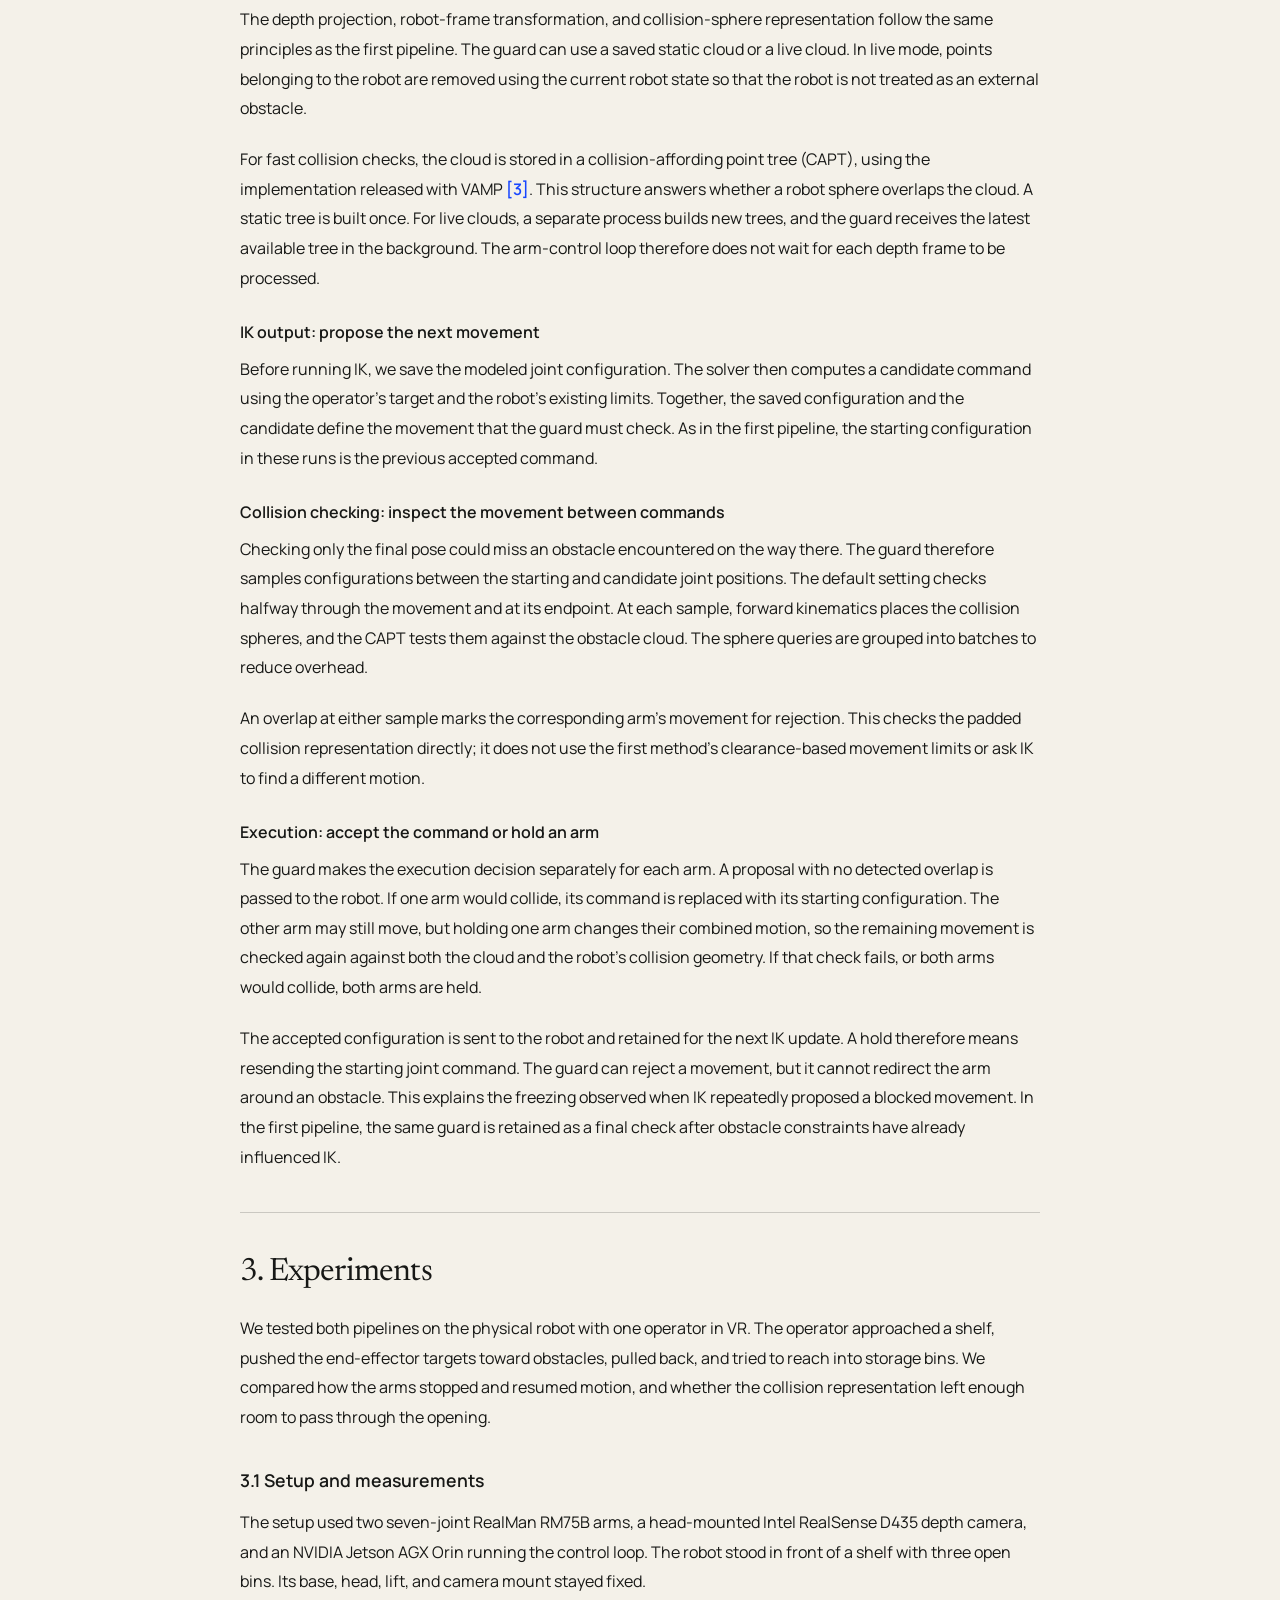
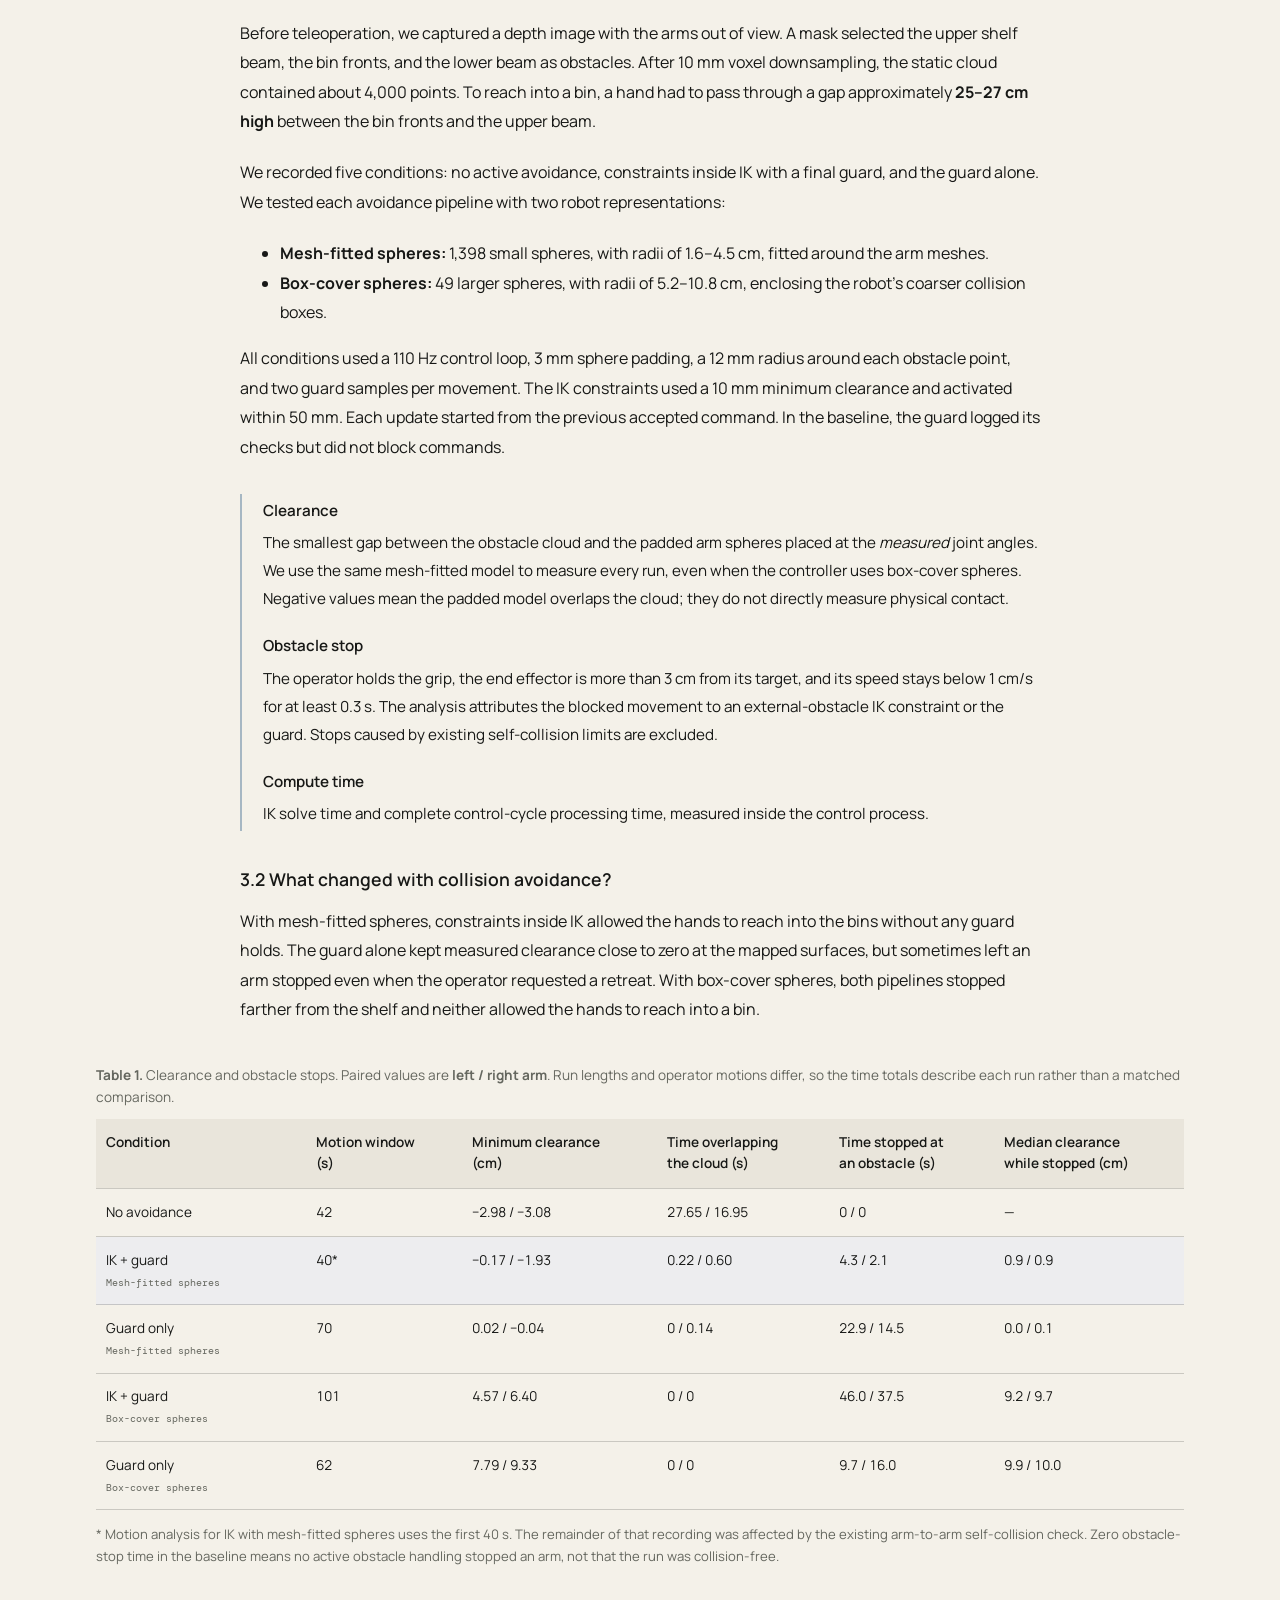
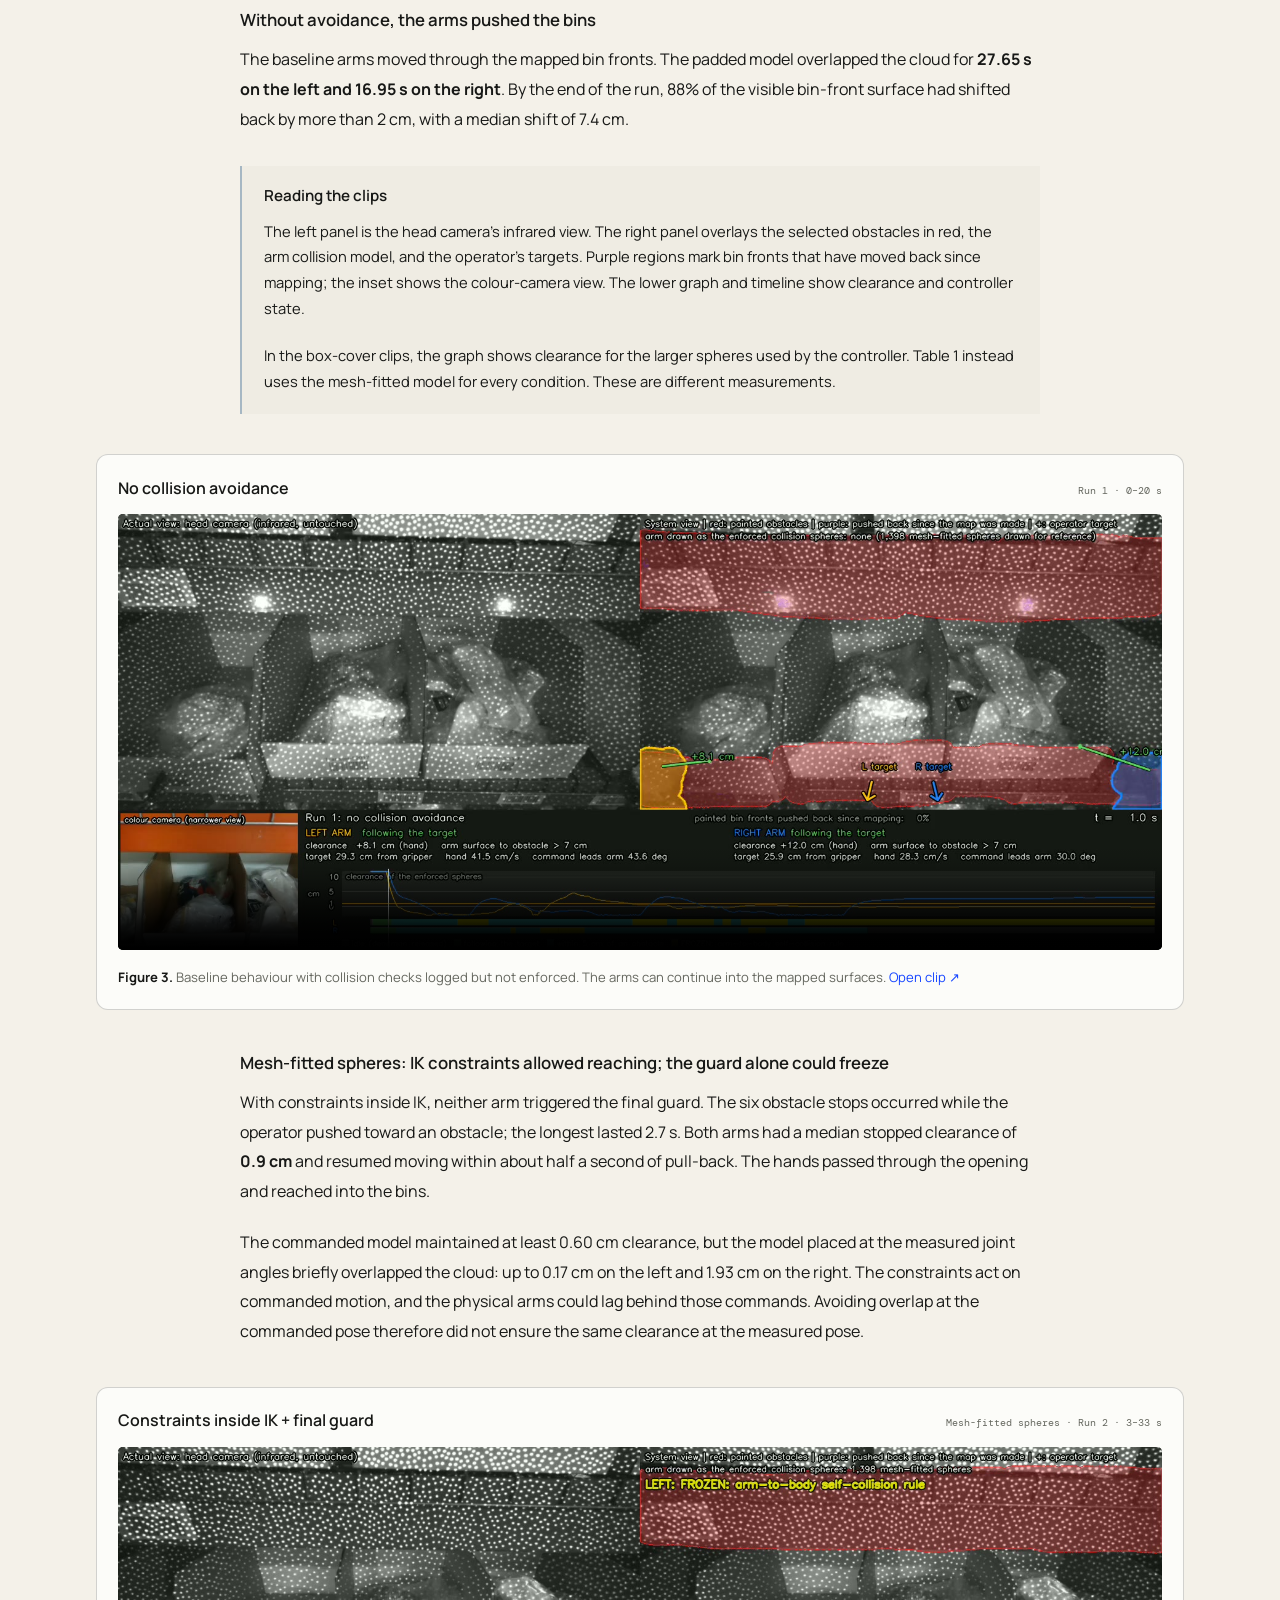
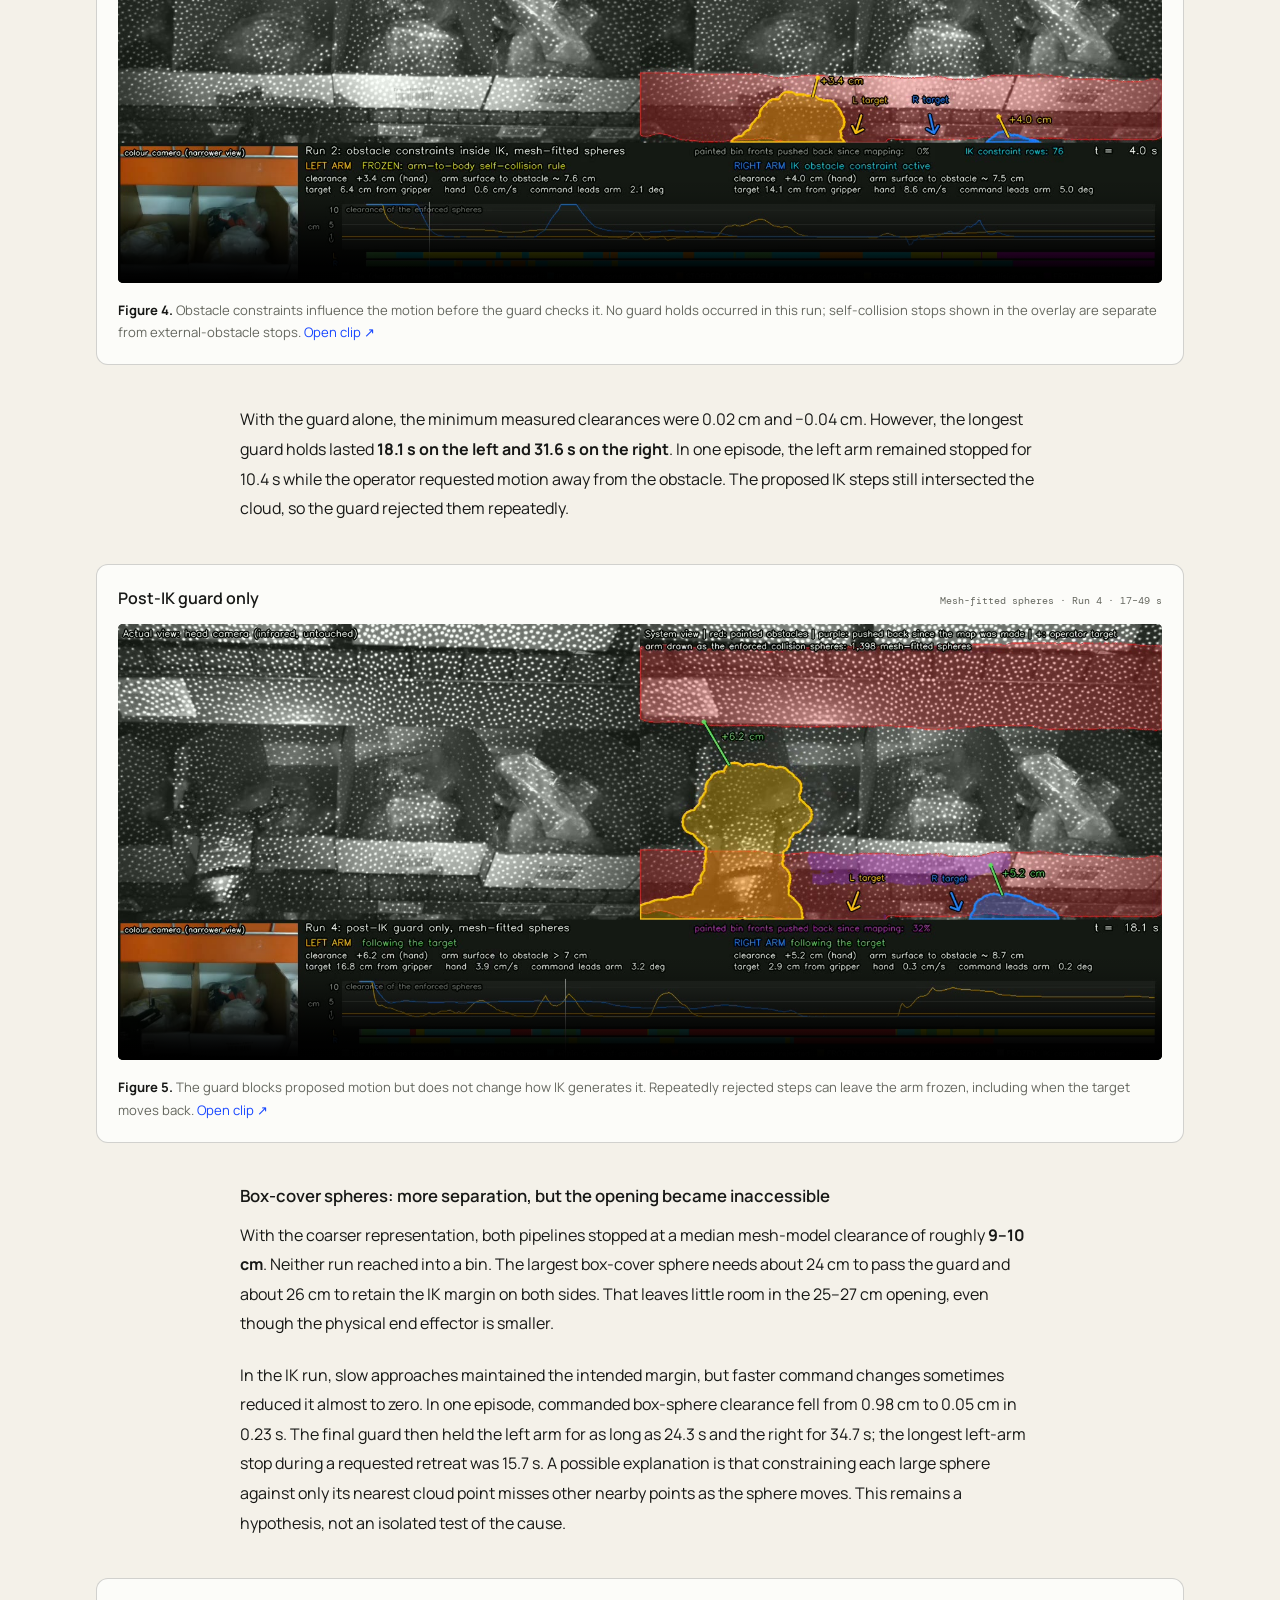
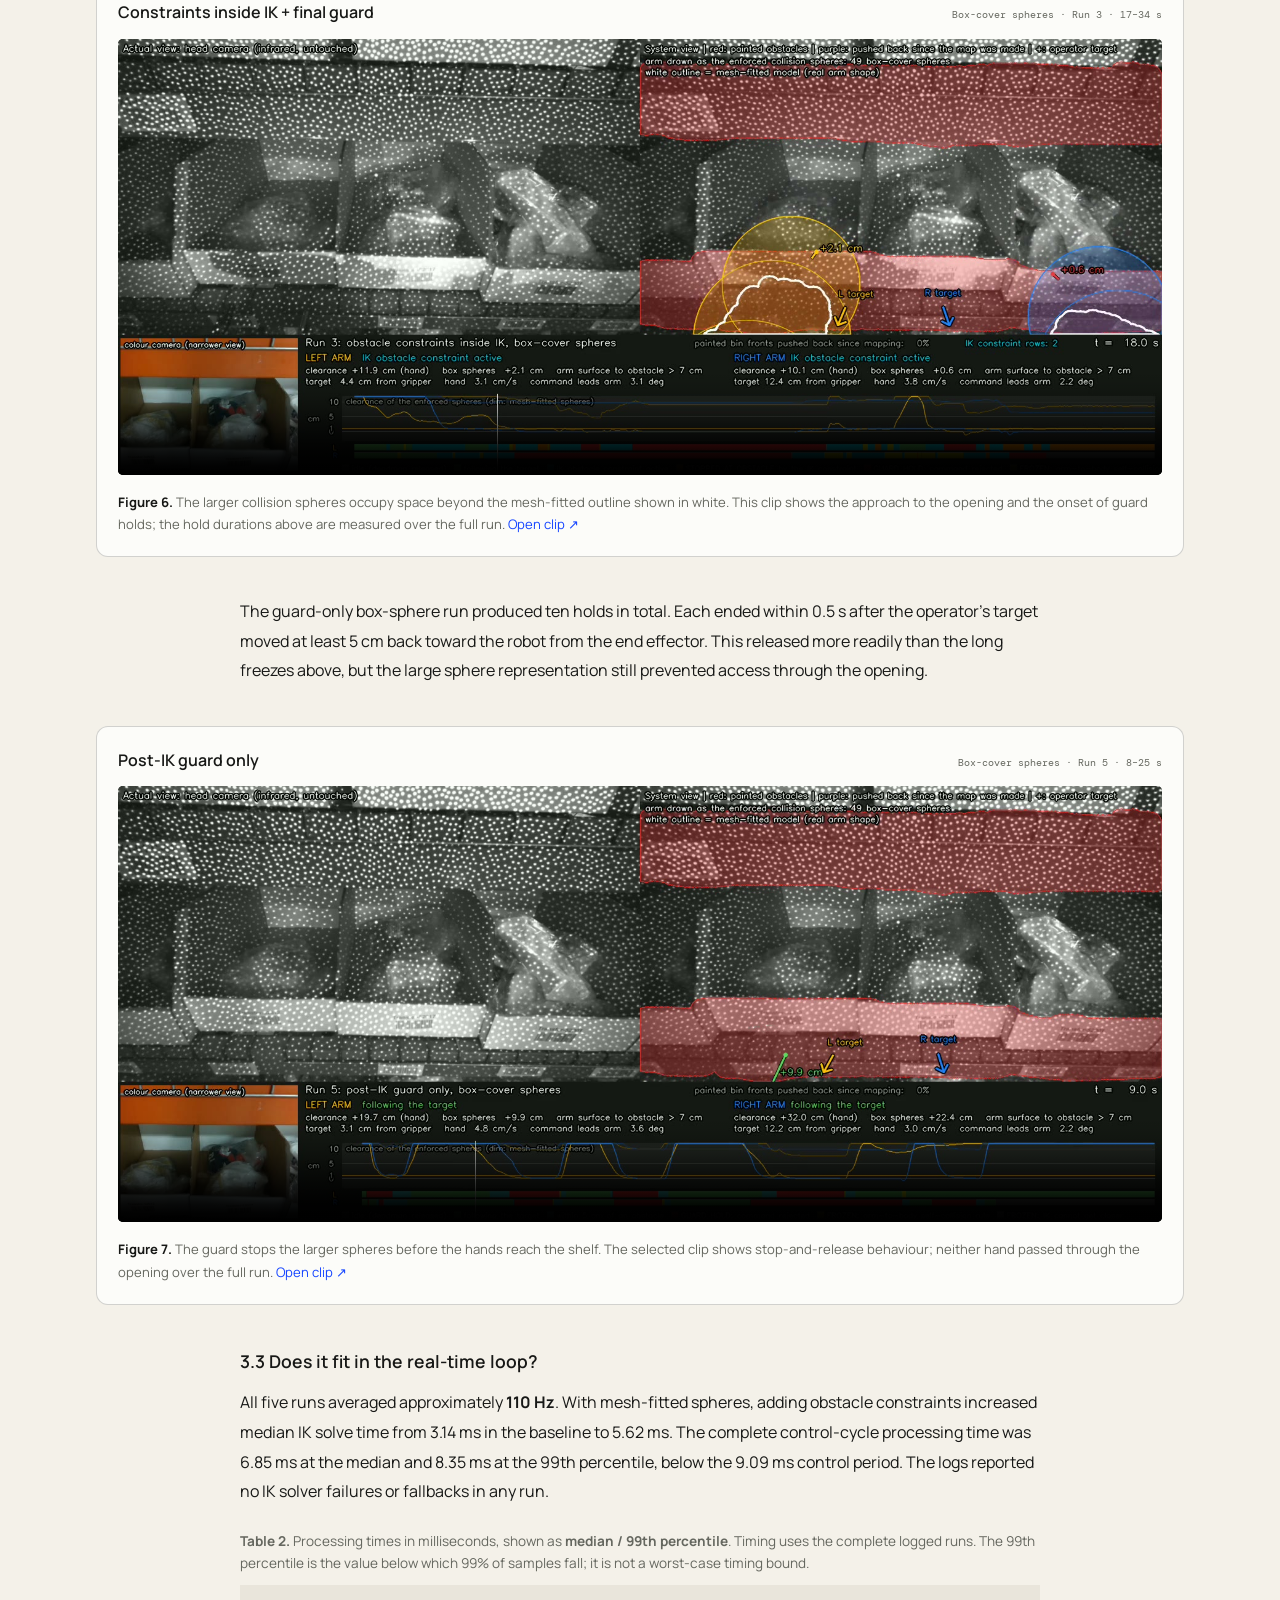
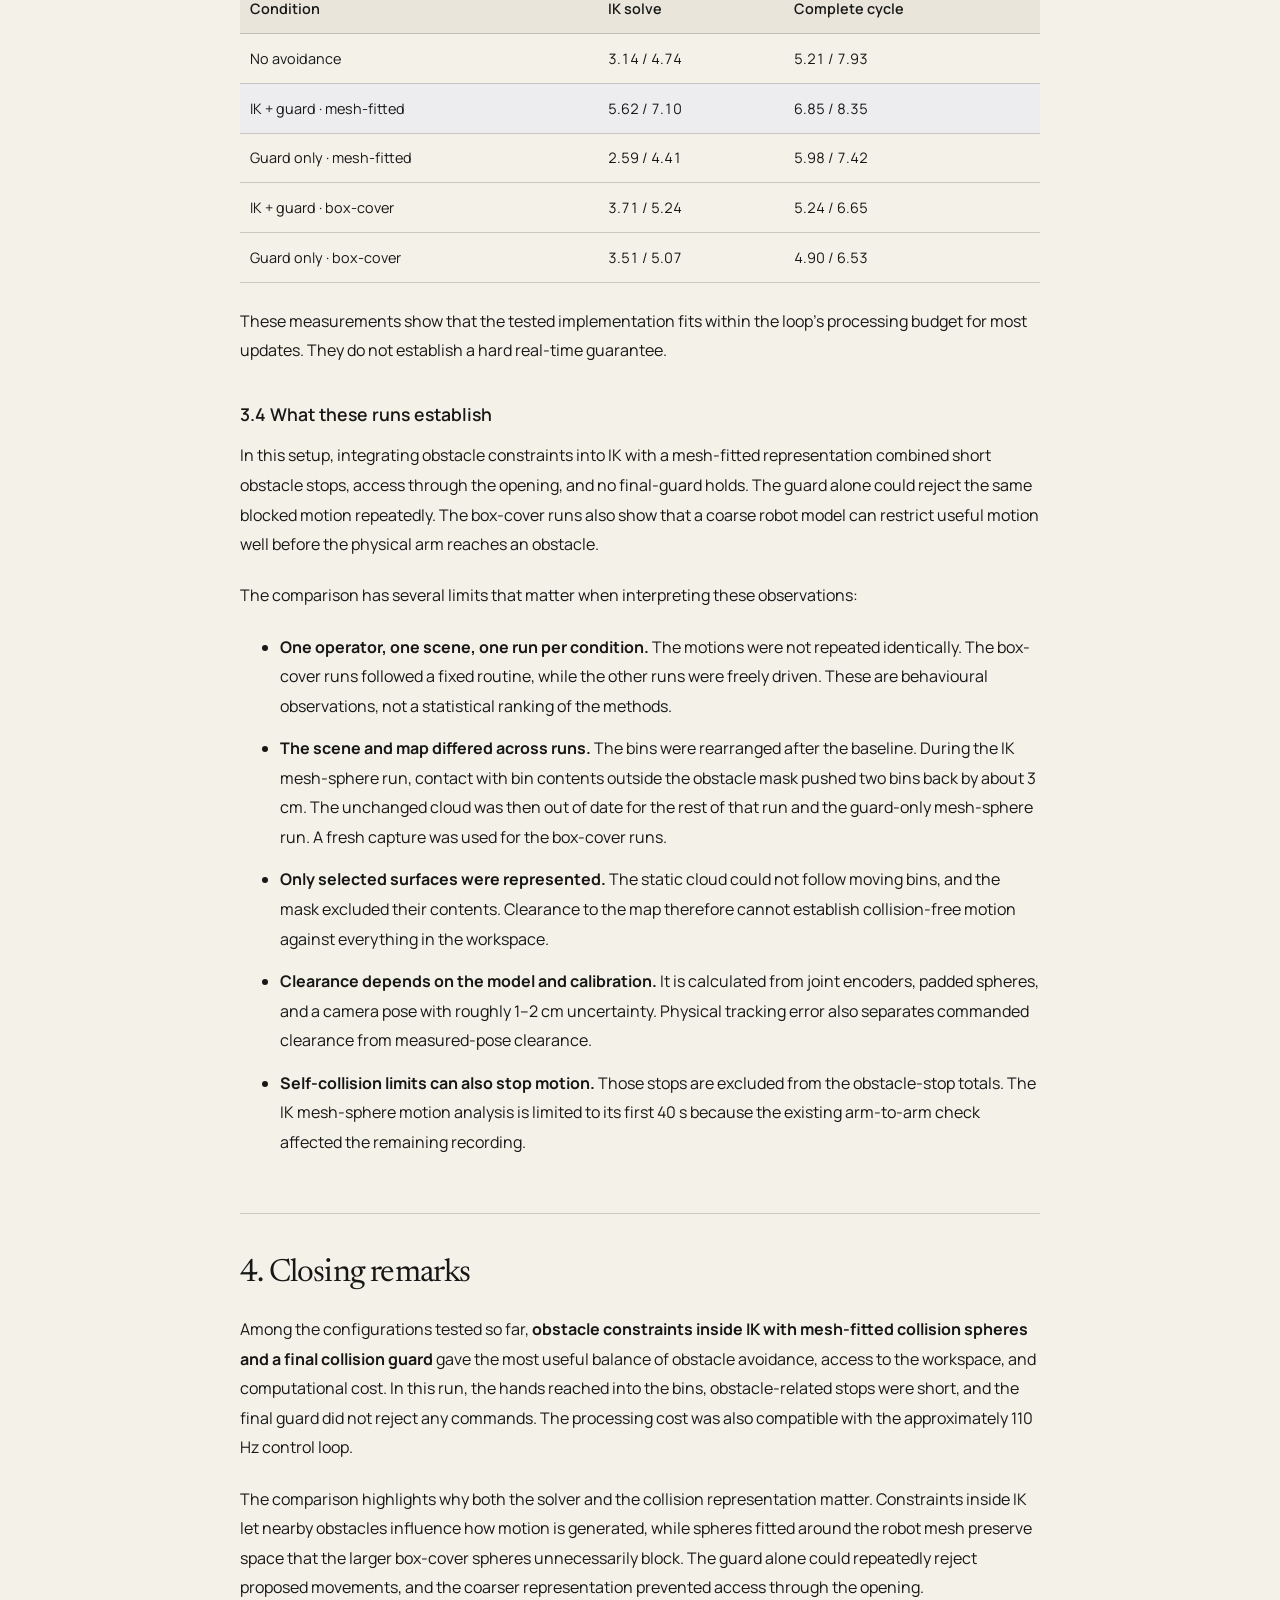
<file: reports/teleoperation-collision-avoidance.html>
<!doctype html>
<html lang="en">
  <head>
    <meta charset="UTF-8" />
    <meta name="viewport" content="width=device-width, initial-scale=1.0" />
    <meta name="description" content="A real-time collision-avoidance extension that brings depth-camera obstacles into inverse kinematics for robot teleoperation." />
    <meta name="author" content="Suraj Joshi" />
    <title>Real-Time External Collision Avoidance for Robot Teleoperation — Suraj Joshi</title>
    <link rel="preconnect" href="https://fonts.googleapis.com" />
    <link rel="preconnect" href="https://fonts.gstatic.com" crossorigin />
    <link href="https://fonts.googleapis.com/css2?family=DM+Mono:wght@300;400;500&family=Manrope:wght@400;500;600;700&family=Newsreader:opsz,wght@6..72,300;6..72,400;6..72,500&display=swap" rel="stylesheet" />
    <link rel="stylesheet" href="../styles.css" />
    <link rel="stylesheet" href="./report.css" />
    <link rel="stylesheet" href="./teleoperation-report.css?v=20261117-experiments" />
  </head>
  <body class="report-page">
    <a class="skip-link" href="#report">Skip to report</a>
    <header class="report-header">
      <a class="report-home" href="../index.html#projects">← Back to projects</a>
      <nav aria-label="Report sections">
        <a href="#abstract">Abstract</a>
        <a href="#introduction">Introduction</a>
        <a href="#methodology">Methodology</a>
        <a href="#experiments">Experiments</a>
        <a href="#closing-remarks">Closing remarks</a>
        <a href="#references">References</a>
      </nav>
    </header>

    <main class="report-shell" id="report">
      <article>
        <header class="report-title">
          <p class="report-kicker">Technical report</p>
          <h1>Real-Time External Collision Avoidance for Robot Teleoperation</h1>
          <p class="report-author">Suraj Joshi</p>
        </header>

        <section class="report-section report-abstract" id="abstract" aria-labelledby="abstract-heading">
          <h2 id="abstract-heading">Abstract</h2>
          <p>VR robot teleoperation requires the robot to follow continuously changing end-effector targets while maintaining clearance between its links and the surrounding environment. We present a <strong>real-time external collision-avoidance extension</strong> to an existing inverse-kinematics (IK) pipeline. Depth images are projected into a 3D point cloud and transformed into the robot’s coordinate frame, providing an obstacle representation without predefined object models. In the evaluated implementation, distances between mesh-fitted arm spheres and the cloud define local constraints within the IK optimization. These constraints limit motion toward nearby obstacles while preserving feasible motion away from or along their surfaces. Integrating avoidance into IK allows the solver to adjust the proposed motion, addressing the repeated stopping observed with post-IK collision rejection alone.</p>
          <p>The perception pipeline supports <strong>live and static point-cloud modes</strong>. Live mode refreshes observed geometry from incoming depth frames and removes points belonging to the robot; static mode captures the scene once and reuses the cloud throughout operation. Live updates accommodate visible scene changes, whereas static mode avoids repeated cloud processing for a fixed workspace. Image-space masks allow selected scene regions to be included or excluded from collision checking. In the evaluated static-cloud setup, the lightweight collision-avoidance extension runs within a dual-arm IK loop at approximately <strong>110 Hz</strong>, supporting real-time VR teleoperation.</p>
        </section>

        <section class="report-section" id="introduction" aria-labelledby="introduction-heading">
          <h2 id="introduction-heading"><span>1.</span> Introduction</h2>
          <p>During VR teleoperation, the operator relies on a streamed camera feed to view the robot’s workspace. Judging depth and the distance between the robot and surrounding objects can be difficult through a headset, especially when the camera provides only a limited view. The system therefore needs to check for collisions as the operator moves the robot. These checks must be fast enough to keep up with the operator’s movements without slowing the robot’s response.</p>
          <p>To address this problem, we develop an external collision-aware teleoperation pipeline that incorporates surrounding obstacles as constraints in inverse kinematics (IK). These constraints allow the solver to adjust the requested motion to maintain clearance from observed obstacles while following the operator’s end-effector targets, supporting safer teleoperation.</p>
          <p>To capture the surroundings, we use a depth camera and convert its depth images into a 3D point cloud. The cloud records the positions of observed surfaces relative to the robot, allowing the system to check the arms against nearby objects without predefined object models. Segmentation masks applied in image space let selected regions be included or excluded, giving control over which parts of the scene are treated as obstacles.</p>
          <p>We initially used a post-IK collision guard: the solver proposed a movement, and the guard rejected it if it intersected an obstacle. This left the arm frozen when the operator kept requesting a target beyond the obstacle, because the solver continued proposing movements that the guard rejected. Incorporating obstacle constraints into IK lets the solver adjust the motion before it reaches the guard, allowing feasible movement along obstacle surfaces or away from them. The guard remains as a final check.</p>
          <p>The point cloud can be updated live or captured once. Live updates reflect visible changes in the workspace, but require repeated depth processing and removal of robot points from each cloud. A static cloud avoids this repeated processing and is useful when the workspace stays fixed, but cannot reflect changes after capture. In the evaluated static-cloud setup, the collision-avoidance extension is lightweight enough to run within the IK loop at approximately <strong>110 Hz</strong>, supporting real-time teleoperation.</p>
        </section>

        <section class="report-section" id="methodology" aria-labelledby="methodology-heading">
          <h2 id="methodology-heading"><span>2.</span> Methodology</h2>

          <p>The operator moves the VR controllers to specify the desired position and orientation of each robot end effector. These controller poses are mapped into the robot’s coordinate frame and passed to an inverse-kinematics (IK) solver. The solver computes joint commands that move the end effectors toward their targets while respecting the robot’s joint and motion limits. This loop repeats as the operator moves the controllers. Our implementation uses the existing Mink IK framework <a class="citation" href="#ref-1" role="doc-biblioref">[1]</a>.</p>

          <p>In a cluttered workspace, tracking these targets alone can bring the robot’s links into contact with nearby objects. To account for these obstacles, we explored two ways to add collision avoidance to the teleoperation loop:</p>
          <ul>
            <li><strong>Constraints inside IK.</strong> Obstacle constraints are included in the IK problem, allowing the solver to adjust the proposed motion while tracking the operator’s end-effector targets.</li>
            <li><strong>Post-IK collision guard.</strong> The IK solver first proposes a motion. A separate guard checks it for collisions before execution and holds the affected arm if a collision is detected.</li>
          </ul>

          <section class="ik-pipeline" id="pipeline-ik" aria-labelledby="pipeline-ik-heading">
            <h3 id="pipeline-ik-heading">2.1 External obstacle constraints inside IK</h3>
            <p>In this pipeline, the operator’s end-effector poses are the IK tracking targets. To account for obstacles, we compute the clearance between spheres representing the arms and points representing nearby surfaces. These clearances are converted into inequality constraints that limit how far the arms can move toward obstacles during each IK update. The current implementation uses a point cloud captured before teleoperation and reuses it throughout the session.</p>

            <figure class="report-flow-figure ik-flow-figure" id="ik-pipeline-diagram">
              <picture>
                <source media="(max-width: 900px)" srcset="./figures/teleoperation-ik-pipeline-mobile.svg" />
                <img src="./figures/teleoperation-ik-pipeline.svg" width="1120" height="562" loading="lazy" alt="Depth capture leads to cloud preprocessing, clearance constraints, and the IK solver. Robot collision spheres feed the clearance calculation; VR target poses feed IK. A final guard checks the joint command, and the accepted command updates the modeled robot for the next step." />
              </picture>
              <figcaption><strong>Figure 1.</strong> From depth capture to collision-aware joint commands. The cloud is captured once; sphere positions, clearance constraints, and IK are updated in the control loop at approximately 110 Hz. The final guard checks the proposed motion before execution.</figcaption>
            </figure>

            <h4>Perception: capture the workspace</h4>
            <p>We capture a depth image of the workspace using a depth camera, with the robot kept outside the camera’s view during capture. During teleoperation, we assume that only the robot’s arms move; the base, head, lift, and camera mount remain fixed. This keeps the transformation from the camera frame to the robot frame unchanged, allowing us to reuse a fixed static point cloud as long as the surrounding objects also remain stationary.</p>

            <h4>Preprocessing: build the collision representation</h4>
            <p>Depth values outside the valid range are discarded; in our case, this range is <strong>0.15–3 m</strong>. An optional mask in depth-image space specifies which pixels to include in or exclude from collision checking. The mask can be created manually or generated by a segmentation model. The retained depths are projected into 3D using the camera intrinsics, then transformed into the robot frame using the camera pose. The obstacle points and robot geometry must be expressed in the same frame so that their relative positions and clearances can be calculated correctly.</p>
            <p>The raw cloud contains many closely spaced points on the same surfaces. To reduce the number of distance calculations, we divide space into 10 mm voxels and retain one point from each occupied voxel. Points outside the arms’ reach are also removed, since they cannot affect the arm motions considered here. The remaining points are stored in a k-d tree, which lets us find nearby obstacle points quickly without searching the entire cloud at every IK update.</p>
            <p>To compare this cloud with the robot, we approximate the robot’s shape using collision spheres fitted around its mesh. Each sphere is attached to a robot link and moves with it. This makes clearance calculations simpler: we can measure distances between spheres and nearby cloud points instead of checking every triangle in the robot mesh. We add padding to the robot spheres and give each cloud point a small radius to account for gaps between sampled points and uncertainty in the depth measurements and geometry.</p>

            <h4>IK input: turn clearance into constraints</h4>
            <p>Once the robot and obstacles have a collision representation, we calculate the gap between them. At each IK update, forward kinematics uses the modeled joint positions to locate the robot’s collision spheres. The k-d tree then finds the nearest obstacle point for each sphere. We subtract the sphere and obstacle-point radii from the distance between their centres to obtain the clearance between their represented surfaces.</p>
            <p>Spheres far from obstacles do not need to restrict the next movement. We therefore activate constraints only when clearance falls below 50 mm and use at most the 128 closest spheres. This focuses computation on nearby obstacles and keeps the size of the IK problem bounded.</p>
            <p>We use the MuJoCo robot model <a class="citation" href="#ref-2" role="doc-biblioref">[2]</a> to estimate how a small change in joint angles would move each collision sphere. This relationship, called a Jacobian, helps us identify movements that would bring the sphere closer to an obstacle.</p>
            <p>We then limit movement toward that obstacle. As the gap gets smaller, less movement in that direction is allowed. At our minimum clearance of 10 mm, further movement toward the obstacle is blocked. If the sphere is already within this margin, we request a small step away. The IK solver considers these limits together with the operator’s target, joint limits, velocity limits, and self-collision constraints.</p>

            <h4>Motion generation: solve and repeat</h4>
            <p>The IK solver now considers two things together: moving the end effectors toward the operator’s targets and respecting the limits on robot motion. Mink expresses this as a quadratic program and uses DAQP to solve it. The resulting joint velocity is applied over one control period to obtain the next joint command. Near an obstacle, the constraints can reduce motion toward it while leaving movement along its surface or away from it available.</p>
            <p>This process repeats at approximately <strong>110 Hz</strong>. In the evaluated configuration, each update begins from the previous command accepted by the final collision guard. The cloud stays fixed, but the sphere positions, clearances, and constraints are recalculated as the modeled robot moves. This lets the solver respond to changing operator targets without rebuilding the environment representation.</p>
            <p>A request to move away from an obstacle can sometimes conflict with other limits. If the solver cannot satisfy all requirements, it retries with the outward-movement requirement removed, while retaining the restriction against moving closer. If that attempt also fails, the robot is commanded to hold the starting configuration.</p>
            <p>Each update produces only the next small movement, so a longer motion emerges from many successive IK steps. The solver may stop when reaching the target would require a different route around an obstacle; finding that route would require a separate path planner. Because the calculations use the modeled joint configuration, a physical arm that lags behind its commands can have a different clearance from the one predicted by IK.</p>
          </section>

          <section class="guard-pipeline" id="pipeline-guard" aria-labelledby="pipeline-guard-heading">
            <h3 id="pipeline-guard-heading">2.2 Post-IK collision guard</h3>
            <p>In this approach, the IK solver first proposes a movement toward the operator’s target. A separate guard then checks that movement against the obstacle cloud before the command is sent to the robot. When used on its own, the guard does not add external obstacle constraints to IK; it decides which arm commands can be executed.</p>

            <figure class="report-flow-figure guard-flow-figure" id="guard-pipeline-diagram">
              <picture>
                <source media="(max-width: 900px)" srcset="./figures/teleoperation-guard-pipeline-mobile.svg" />
                <img src="./figures/teleoperation-guard-pipeline.svg" width="1120" height="562" loading="lazy" alt="VR targets enter IK, which proposes a joint movement. The guard checks intermediate and final modeled poses against the obstacle cloud using robot collision spheres. A clear proposal is sent; a detected overlap holds the affected arm, and any remaining arm motion is rechecked. The accepted command becomes the next starting configuration." />
              </picture>
              <figcaption><strong>Figure 2.</strong> With a valid obstacle cloud, the active post-IK guard checks a movement after IK has generated it. A detected overlap holds the affected arm; the other arm moves only if its revised motion passes a second check.</figcaption>
            </figure>

            <h4>Perception: prepare the obstacle cloud</h4>
            <p>The depth projection, robot-frame transformation, and collision-sphere representation follow the same principles as the first pipeline. The guard can use a saved static cloud or a live cloud. In live mode, points belonging to the robot are removed using the current robot state so that the robot is not treated as an external obstacle.</p>
            <p>For fast collision checks, the cloud is stored in a collision-affording point tree (CAPT), using the implementation released with VAMP <a class="citation" href="#ref-3" role="doc-biblioref">[3]</a>. This structure answers whether a robot sphere overlaps the cloud. A static tree is built once. For live clouds, a separate process builds new trees, and the guard receives the latest available tree in the background. The arm-control loop therefore does not wait for each depth frame to be processed.</p>

            <h4>IK output: propose the next movement</h4>
            <p>Before running IK, we save the modeled joint configuration. The solver then computes a candidate command using the operator’s target and the robot’s existing limits. Together, the saved configuration and the candidate define the movement that the guard must check. As in the first pipeline, the starting configuration in these runs is the previous accepted command.</p>

            <h4>Collision checking: inspect the movement between commands</h4>
            <p>Checking only the final pose could miss an obstacle encountered on the way there. The guard therefore samples configurations between the starting and candidate joint positions. The default setting checks halfway through the movement and at its endpoint. At each sample, forward kinematics places the collision spheres, and the CAPT tests them against the obstacle cloud. The sphere queries are grouped into batches to reduce overhead.</p>
            <p>An overlap at either sample marks the corresponding arm’s movement for rejection. This checks the padded collision representation directly; it does not use the first method’s clearance-based movement limits or ask IK to find a different motion.</p>

            <h4>Execution: accept the command or hold an arm</h4>
            <p>The guard makes the execution decision separately for each arm. A proposal with no detected overlap is passed to the robot. If one arm would collide, its command is replaced with its starting configuration. The other arm may still move, but holding one arm changes their combined motion, so the remaining movement is checked again against both the cloud and the robot’s collision geometry. If that check fails, or both arms would collide, both arms are held.</p>
            <p>The accepted configuration is sent to the robot and retained for the next IK update. A hold therefore means resending the starting joint command. The guard can reject a movement, but it cannot redirect the arm around an obstacle. This explains the freezing observed when IK repeatedly proposed a blocked movement. In the first pipeline, the same guard is retained as a final check after obstacle constraints have already influenced IK.</p>
          </section>
        </section>

        <section class="report-section collision-experiments" id="experiments" aria-labelledby="experiments-heading">
          <h2 id="experiments-heading"><span>3.</span> Experiments</h2>
          <p>We tested both pipelines on the physical robot with one operator in VR. The operator approached a shelf, pushed the end-effector targets toward obstacles, pulled back, and tried to reach into storage bins. We compared how the arms stopped and resumed motion, and whether the collision representation left enough room to pass through the opening.</p>

          <h3 id="experiment-setup">3.1 Setup and measurements</h3>
          <p>The setup used two seven-joint RealMan RM75B arms, a head-mounted Intel RealSense D435 depth camera, and an NVIDIA Jetson AGX Orin running the control loop. The robot stood in front of a shelf with three open bins. Its base, head, lift, and camera mount stayed fixed.</p>
          <p>Before teleoperation, we captured a depth image with the arms out of view. A mask selected the upper shelf beam, the bin fronts, and the lower beam as obstacles. After 10 mm voxel downsampling, the static cloud contained about 4,000 points. To reach into a bin, a hand had to pass through a gap approximately <strong>25–27 cm high</strong> between the bin fronts and the upper beam.</p>
          <p>We recorded five conditions: no active avoidance, constraints inside IK with a final guard, and the guard alone. We tested each avoidance pipeline with two robot representations:</p>
          <ul>
            <li><strong>Mesh-fitted spheres:</strong> 1,398 small spheres, with radii of 1.6–4.5 cm, fitted around the arm meshes.</li>
            <li><strong>Box-cover spheres:</strong> 49 larger spheres, with radii of 5.2–10.8 cm, enclosing the robot’s coarser collision boxes.</li>
          </ul>
          <p>All conditions used a 110 Hz control loop, 3 mm sphere padding, a 12 mm radius around each obstacle point, and two guard samples per movement. The IK constraints used a 10 mm minimum clearance and activated within 50 mm. Each update started from the previous accepted command. In the baseline, the guard logged its checks but did not block commands.</p>

          <dl class="experiment-measures">
            <div><dt>Clearance</dt><dd>The smallest gap between the obstacle cloud and the padded arm spheres placed at the <em>measured</em> joint angles. We use the same mesh-fitted model to measure every run, even when the controller uses box-cover spheres. Negative values mean the padded model overlaps the cloud; they do not directly measure physical contact.</dd></div>
            <div><dt>Obstacle stop</dt><dd>The operator holds the grip, the end effector is more than 3 cm from its target, and its speed stays below 1 cm/s for at least 0.3 s. The analysis attributes the blocked movement to an external-obstacle IK constraint or the guard. Stops caused by existing self-collision limits are excluded.</dd></div>
            <div><dt>Compute time</dt><dd>IK solve time and complete control-cycle processing time, measured inside the control process.</dd></div>
          </dl>

          <h3 id="experiment-results">3.2 What changed with collision avoidance?</h3>
          <p>With mesh-fitted spheres, constraints inside IK allowed the hands to reach into the bins without any guard holds. The guard alone kept measured clearance close to zero at the mapped surfaces, but sometimes left an arm stopped even when the operator requested a retreat. With box-cover spheres, both pipelines stopped farther from the shelf and neither allowed the hands to reach into a bin.</p>

          <div class="experiment-table-block">
            <div class="report-table-wrap" role="region" aria-label="Clearance and obstacle stops across five physical-robot runs" tabindex="0">
              <table class="report-table collision-results-table">
                <caption><strong>Table 1.</strong> Clearance and obstacle stops. Paired values are <strong>left / right arm</strong>. Run lengths and operator motions differ, so the time totals describe each run rather than a matched comparison.</caption>
                <thead><tr><th scope="col">Condition</th><th scope="col">Motion window<br />(s)</th><th scope="col">Minimum clearance<br />(cm)</th><th scope="col">Time overlapping<br />the cloud (s)</th><th scope="col">Time stopped at<br />an obstacle (s)</th><th scope="col">Median clearance<br />while stopped (cm)</th></tr></thead>
                <tbody>
                  <tr><th scope="row">No avoidance</th><td>42</td><td>−2.98 / −3.08</td><td>27.65 / 16.95</td><td>0 / 0</td><td>—</td></tr>
                  <tr class="experiment-focus"><th scope="row">IK + guard<small>Mesh-fitted spheres</small></th><td>40*</td><td>−0.17 / −1.93</td><td>0.22 / 0.60</td><td>4.3 / 2.1</td><td>0.9 / 0.9</td></tr>
                  <tr><th scope="row">Guard only<small>Mesh-fitted spheres</small></th><td>70</td><td>0.02 / −0.04</td><td>0 / 0.14</td><td>22.9 / 14.5</td><td>0.0 / 0.1</td></tr>
                  <tr><th scope="row">IK + guard<small>Box-cover spheres</small></th><td>101</td><td>4.57 / 6.40</td><td>0 / 0</td><td>46.0 / 37.5</td><td>9.2 / 9.7</td></tr>
                  <tr><th scope="row">Guard only<small>Box-cover spheres</small></th><td>62</td><td>7.79 / 9.33</td><td>0 / 0</td><td>9.7 / 16.0</td><td>9.9 / 10.0</td></tr>
                </tbody>
              </table>
            </div>
            <p class="experiment-note">* Motion analysis for IK with mesh-fitted spheres uses the first 40 s. The remainder of that recording was affected by the existing arm-to-arm self-collision check. Zero obstacle-stop time in the baseline means no active obstacle handling stopped an arm, not that the run was collision-free.</p>
          </div>

          <h4>Without avoidance, the arms pushed the bins</h4>
          <p>The baseline arms moved through the mapped bin fronts. The padded model overlapped the cloud for <strong>27.65 s on the left and 16.95 s on the right</strong>. By the end of the run, 88% of the visible bin-front surface had shifted back by more than 2 cm, with a median shift of 7.4 cm.</p>

          <aside class="experiment-video-guide" aria-label="How to read the experiment videos">
            <h4>Reading the clips</h4>
            <p>The left panel is the head camera’s infrared view. The right panel overlays the selected obstacles in red, the arm collision model, and the operator’s targets. Purple regions mark bin fronts that have moved back since mapping; the inset shows the colour-camera view. The lower graph and timeline show clearance and controller state.</p>
            <p>In the box-cover clips, the graph shows clearance for the larger spheres used by the controller. Table 1 instead uses the mesh-fitted model for every condition. These are different measurements.</p>
          </aside>

          <figure class="experiment-video" id="experiment-no-avoidance">
            <div class="experiment-video-title"><h4>No collision avoidance</h4><span>Run 1 · 0–20 s</span></div>
            <video controls playsinline muted preload="none" poster="./videos/teleoperation/run1-none-t0-20s.jpg" width="1696" height="708" aria-label="Run 1: no active collision avoidance; the arms push the bins.">
              <source src="./videos/teleoperation/run1-none-t0-20s.mp4" type="video/mp4" />
              <a href="./videos/teleoperation/run1-none-t0-20s.mp4">Open the no-avoidance clip.</a>
            </video>
            <figcaption><strong>Figure 3.</strong> Baseline behaviour with collision checks logged but not enforced. The arms can continue into the mapped surfaces. <a href="./videos/teleoperation/run1-none-t0-20s.mp4" target="_blank" rel="noopener">Open clip ↗</a></figcaption>
          </figure>

          <h4>Mesh-fitted spheres: IK constraints allowed reaching; the guard alone could freeze</h4>
          <p>With constraints inside IK, neither arm triggered the final guard. The six obstacle stops occurred while the operator pushed toward an obstacle; the longest lasted 2.7 s. Both arms had a median stopped clearance of <strong>0.9 cm</strong> and resumed moving within about half a second of pull-back. The hands passed through the opening and reached into the bins.</p>
          <p>The commanded model maintained at least 0.60 cm clearance, but the model placed at the measured joint angles briefly overlapped the cloud: up to 0.17 cm on the left and 1.93 cm on the right. The constraints act on commanded motion, and the physical arms could lag behind those commands. Avoiding overlap at the commanded pose therefore did not ensure the same clearance at the measured pose.</p>
          <figure class="experiment-video" id="experiment-ik-mesh">
            <div class="experiment-video-title"><h4>Constraints inside IK + final guard</h4><span>Mesh-fitted spheres · Run 2 · 3–33 s</span></div>
            <video controls playsinline muted preload="none" poster="./videos/teleoperation/run2-ik-mesh-t3-33s.jpg" width="1696" height="708" aria-label="Run 2: IK obstacle constraints with mesh-fitted spheres; the hands reach into the bins without final-guard holds.">
              <source src="./videos/teleoperation/run2-ik-mesh-t3-33s.mp4" type="video/mp4" />
              <a href="./videos/teleoperation/run2-ik-mesh-t3-33s.mp4">Open the IK mesh-sphere clip.</a>
            </video>
            <figcaption><strong>Figure 4.</strong> Obstacle constraints influence the motion before the guard checks it. No guard holds occurred in this run; self-collision stops shown in the overlay are separate from external-obstacle stops. <a href="./videos/teleoperation/run2-ik-mesh-t3-33s.mp4" target="_blank" rel="noopener">Open clip ↗</a></figcaption>
          </figure>

          <p>With the guard alone, the minimum measured clearances were 0.02 cm and −0.04 cm. However, the longest guard holds lasted <strong>18.1 s on the left and 31.6 s on the right</strong>. In one episode, the left arm remained stopped for 10.4 s while the operator requested motion away from the obstacle. The proposed IK steps still intersected the cloud, so the guard rejected them repeatedly.</p>
          <figure class="experiment-video" id="experiment-guard-mesh">
            <div class="experiment-video-title"><h4>Post-IK guard only</h4><span>Mesh-fitted spheres · Run 4 · 17–49 s</span></div>
            <video controls playsinline muted preload="none" poster="./videos/teleoperation/run4-guard-mesh-t17-49s.jpg" width="1696" height="708" aria-label="Run 4: the mesh-sphere post-IK guard repeatedly rejects proposed movements, including during a requested retreat.">
              <source src="./videos/teleoperation/run4-guard-mesh-t17-49s.mp4" type="video/mp4" />
              <a href="./videos/teleoperation/run4-guard-mesh-t17-49s.mp4">Open the guard-only mesh-sphere clip.</a>
            </video>
            <figcaption><strong>Figure 5.</strong> The guard blocks proposed motion but does not change how IK generates it. Repeatedly rejected steps can leave the arm frozen, including when the target moves back. <a href="./videos/teleoperation/run4-guard-mesh-t17-49s.mp4" target="_blank" rel="noopener">Open clip ↗</a></figcaption>
          </figure>

          <h4>Box-cover spheres: more separation, but the opening became inaccessible</h4>
          <p>With the coarser representation, both pipelines stopped at a median mesh-model clearance of roughly <strong>9–10 cm</strong>. Neither run reached into a bin. The largest box-cover sphere needs about 24 cm to pass the guard and about 26 cm to retain the IK margin on both sides. That leaves little room in the 25–27 cm opening, even though the physical end effector is smaller.</p>
          <p>In the IK run, slow approaches maintained the intended margin, but faster command changes sometimes reduced it almost to zero. In one episode, commanded box-sphere clearance fell from 0.98 cm to 0.05 cm in 0.23 s. The final guard then held the left arm for as long as 24.3 s and the right for 34.7 s; the longest left-arm stop during a requested retreat was 15.7 s. A possible explanation is that constraining each large sphere against only its nearest cloud point misses other nearby points as the sphere moves. This remains a hypothesis, not an isolated test of the cause.</p>
          <figure class="experiment-video" id="experiment-ik-boxes">
            <div class="experiment-video-title"><h4>Constraints inside IK + final guard</h4><span>Box-cover spheres · Run 3 · 17–34 s</span></div>
            <video controls playsinline muted preload="none" poster="./videos/teleoperation/run3-ik-boxes-t17-34s.jpg" width="1696" height="708" aria-label="Run 3: large box-cover spheres stop the arms short of the opening; the final guard also holds commands.">
              <source src="./videos/teleoperation/run3-ik-boxes-t17-34s.mp4" type="video/mp4" />
              <a href="./videos/teleoperation/run3-ik-boxes-t17-34s.mp4">Open the IK box-sphere clip.</a>
            </video>
            <figcaption><strong>Figure 6.</strong> The larger collision spheres occupy space beyond the mesh-fitted outline shown in white. This clip shows the approach to the opening and the onset of guard holds; the hold durations above are measured over the full run. <a href="./videos/teleoperation/run3-ik-boxes-t17-34s.mp4" target="_blank" rel="noopener">Open clip ↗</a></figcaption>
          </figure>

          <p>The guard-only box-sphere run produced ten holds in total. Each ended within 0.5 s after the operator’s target moved at least 5 cm back toward the robot from the end effector. This released more readily than the long freezes above, but the large sphere representation still prevented access through the opening.</p>
          <figure class="experiment-video" id="experiment-guard-boxes">
            <div class="experiment-video-title"><h4>Post-IK guard only</h4><span>Box-cover spheres · Run 5 · 8–25 s</span></div>
            <video controls playsinline muted preload="none" poster="./videos/teleoperation/run5-guard-boxes-t8-25s.jpg" width="1696" height="708" aria-label="Run 5: the box-sphere guard stops the arms farther from the shelf and releases when the operator pulls back.">
              <source src="./videos/teleoperation/run5-guard-boxes-t8-25s.mp4" type="video/mp4" />
              <a href="./videos/teleoperation/run5-guard-boxes-t8-25s.mp4">Open the guard-only box-sphere clip.</a>
            </video>
            <figcaption><strong>Figure 7.</strong> The guard stops the larger spheres before the hands reach the shelf. The selected clip shows stop-and-release behaviour; neither hand passed through the opening over the full run. <a href="./videos/teleoperation/run5-guard-boxes-t8-25s.mp4" target="_blank" rel="noopener">Open clip ↗</a></figcaption>
          </figure>

          <h3 id="experiment-timing">3.3 Does it fit in the real-time loop?</h3>
          <p>All five runs averaged approximately <strong>110 Hz</strong>. With mesh-fitted spheres, adding obstacle constraints increased median IK solve time from 3.14 ms in the baseline to 5.62 ms. The complete control-cycle processing time was 6.85 ms at the median and 8.35 ms at the 99th percentile, below the 9.09 ms control period. The logs reported no IK solver failures or fallbacks in any run.</p>
          <div class="report-table-wrap" role="region" aria-label="Control-process timing across five runs" tabindex="0">
            <table class="report-table collision-timing-table">
              <caption><strong>Table 2.</strong> Processing times in milliseconds, shown as <strong>median / 99th percentile</strong>. Timing uses the complete logged runs. The 99th percentile is the value below which 99% of samples fall; it is not a worst-case timing bound.</caption>
              <thead><tr><th scope="col">Condition</th><th scope="col">IK solve</th><th scope="col">Complete cycle</th></tr></thead>
              <tbody>
                <tr><th scope="row">No avoidance</th><td>3.14 / 4.74</td><td>5.21 / 7.93</td></tr>
                <tr class="experiment-focus"><th scope="row">IK + guard · mesh-fitted</th><td>5.62 / 7.10</td><td>6.85 / 8.35</td></tr>
                <tr><th scope="row">Guard only · mesh-fitted</th><td>2.59 / 4.41</td><td>5.98 / 7.42</td></tr>
                <tr><th scope="row">IK + guard · box-cover</th><td>3.71 / 5.24</td><td>5.24 / 6.65</td></tr>
                <tr><th scope="row">Guard only · box-cover</th><td>3.51 / 5.07</td><td>4.90 / 6.53</td></tr>
              </tbody>
            </table>
          </div>
          <p>These measurements show that the tested implementation fits within the loop’s processing budget for most updates. They do not establish a hard real-time guarantee.</p>

          <h3 id="experiment-interpretation">3.4 What these runs establish</h3>
          <p>In this setup, integrating obstacle constraints into IK with a mesh-fitted representation combined short obstacle stops, access through the opening, and no final-guard holds. The guard alone could reject the same blocked motion repeatedly. The box-cover runs also show that a coarse robot model can restrict useful motion well before the physical arm reaches an obstacle.</p>
          <p>The comparison has several limits that matter when interpreting these observations:</p>
          <ul class="experiment-limitations">
            <li><strong>One operator, one scene, one run per condition.</strong> The motions were not repeated identically. The box-cover runs followed a fixed routine, while the other runs were freely driven. These are behavioural observations, not a statistical ranking of the methods.</li>
            <li><strong>The scene and map differed across runs.</strong> The bins were rearranged after the baseline. During the IK mesh-sphere run, contact with bin contents outside the obstacle mask pushed two bins back by about 3 cm. The unchanged cloud was then out of date for the rest of that run and the guard-only mesh-sphere run. A fresh capture was used for the box-cover runs.</li>
            <li><strong>Only selected surfaces were represented.</strong> The static cloud could not follow moving bins, and the mask excluded their contents. Clearance to the map therefore cannot establish collision-free motion against everything in the workspace.</li>
            <li><strong>Clearance depends on the model and calibration.</strong> It is calculated from joint encoders, padded spheres, and a camera pose with roughly 1–2 cm uncertainty. Physical tracking error also separates commanded clearance from measured-pose clearance.</li>
            <li><strong>Self-collision limits can also stop motion.</strong> Those stops are excluded from the obstacle-stop totals. The IK mesh-sphere motion analysis is limited to its first 40 s because the existing arm-to-arm check affected the remaining recording.</li>
          </ul>
        </section>

        <section class="report-section" id="closing-remarks" aria-labelledby="closing-remarks-heading">
          <h2 id="closing-remarks-heading"><span>4.</span> Closing remarks</h2>
          <p>Among the configurations tested so far, <strong>obstacle constraints inside IK with mesh-fitted collision spheres and a final collision guard</strong> gave the most useful balance of obstacle avoidance, access to the workspace, and computational cost. In this run, the hands reached into the bins, obstacle-related stops were short, and the final guard did not reject any commands. The processing cost was also compatible with the approximately 110 Hz control loop.</p>
          <p>The comparison highlights why both the solver and the collision representation matter. Constraints inside IK let nearby obstacles influence how motion is generated, while spheres fitted around the robot mesh preserve space that the larger box-cover spheres unnecessarily block. The guard alone could repeatedly reject proposed movements, and the coarser representation prevented access through the opening.</p>
          <p>These observations make <strong>IK with mesh-fitted spheres the strongest starting point for further evaluation in this setup</strong>. The brief overlap at measured joint positions, command-tracking error, and changes to the static scene still need to be addressed. Repeated trials across more scenes are needed to establish how consistently this behaviour holds.</p>
        </section>

        <section class="report-section report-references" id="references" aria-labelledby="references-heading" role="doc-bibliography">
          <h2 id="references-heading">References</h2>
          <ol>
            <li id="ref-1"><p>K. Zakka. “Mink: Python inverse kinematics based on MuJoCo.” Software library, 2026.</p><p class="reference-links"><a href="https://github.com/kevinzakka/mink">Repository and software citation</a> · <a href="https://kevinzakka.github.io/mink/">Documentation</a></p></li>
            <li id="ref-2"><p>E. Todorov, T. Erez, and Y. Tassa. “MuJoCo: A Physics Engine for Model-Based Control.” In <em>Proceedings of the IEEE/RSJ International Conference on Intelligent Robots and Systems (IROS)</em>, 2012, pp. 5026–5033.</p><p class="reference-links"><a href="https://doi.org/10.1109/IROS.2012.6386109">doi:10.1109/IROS.2012.6386109</a></p></li>
            <li id="ref-3"><p>C. Ramsey, Z. Kingston, W. Thomason, and L. E. Kavraki. “Collision-Affording Point Trees: SIMD-Amenable Nearest Neighbors for Fast Motion Planning with Pointclouds.” In <em>Proceedings of Robotics: Science and Systems (RSS)</em>, 2024.</p><p class="reference-links"><a href="https://doi.org/10.15607/RSS.2024.XX.038">doi:10.15607/RSS.2024.XX.038</a> · <a href="https://github.com/KavrakiLab/vamp">VAMP implementation</a></p></li>
            <li id="ref-4"><p>J. Ashkanazy, A. Spalter, J. Hays, L. Hiatt, R. Leontie, and C. G. Henshaw. “Collision-Free Inverse Kinematics Through QP Optimization (iKinQP).” arXiv:2308.15268, 2023.</p><p class="reference-links"><a href="https://doi.org/10.48550/arXiv.2308.15268">doi:10.48550/arXiv.2308.15268</a></p></li>
          </ol>
        </section>
      </article>
      <div class="report-end"><a href="../index.html#projects">← Back to selected projects</a><a href="#report">Back to top ↑</a></div>
    </main>
  </body>
</html>
</file>
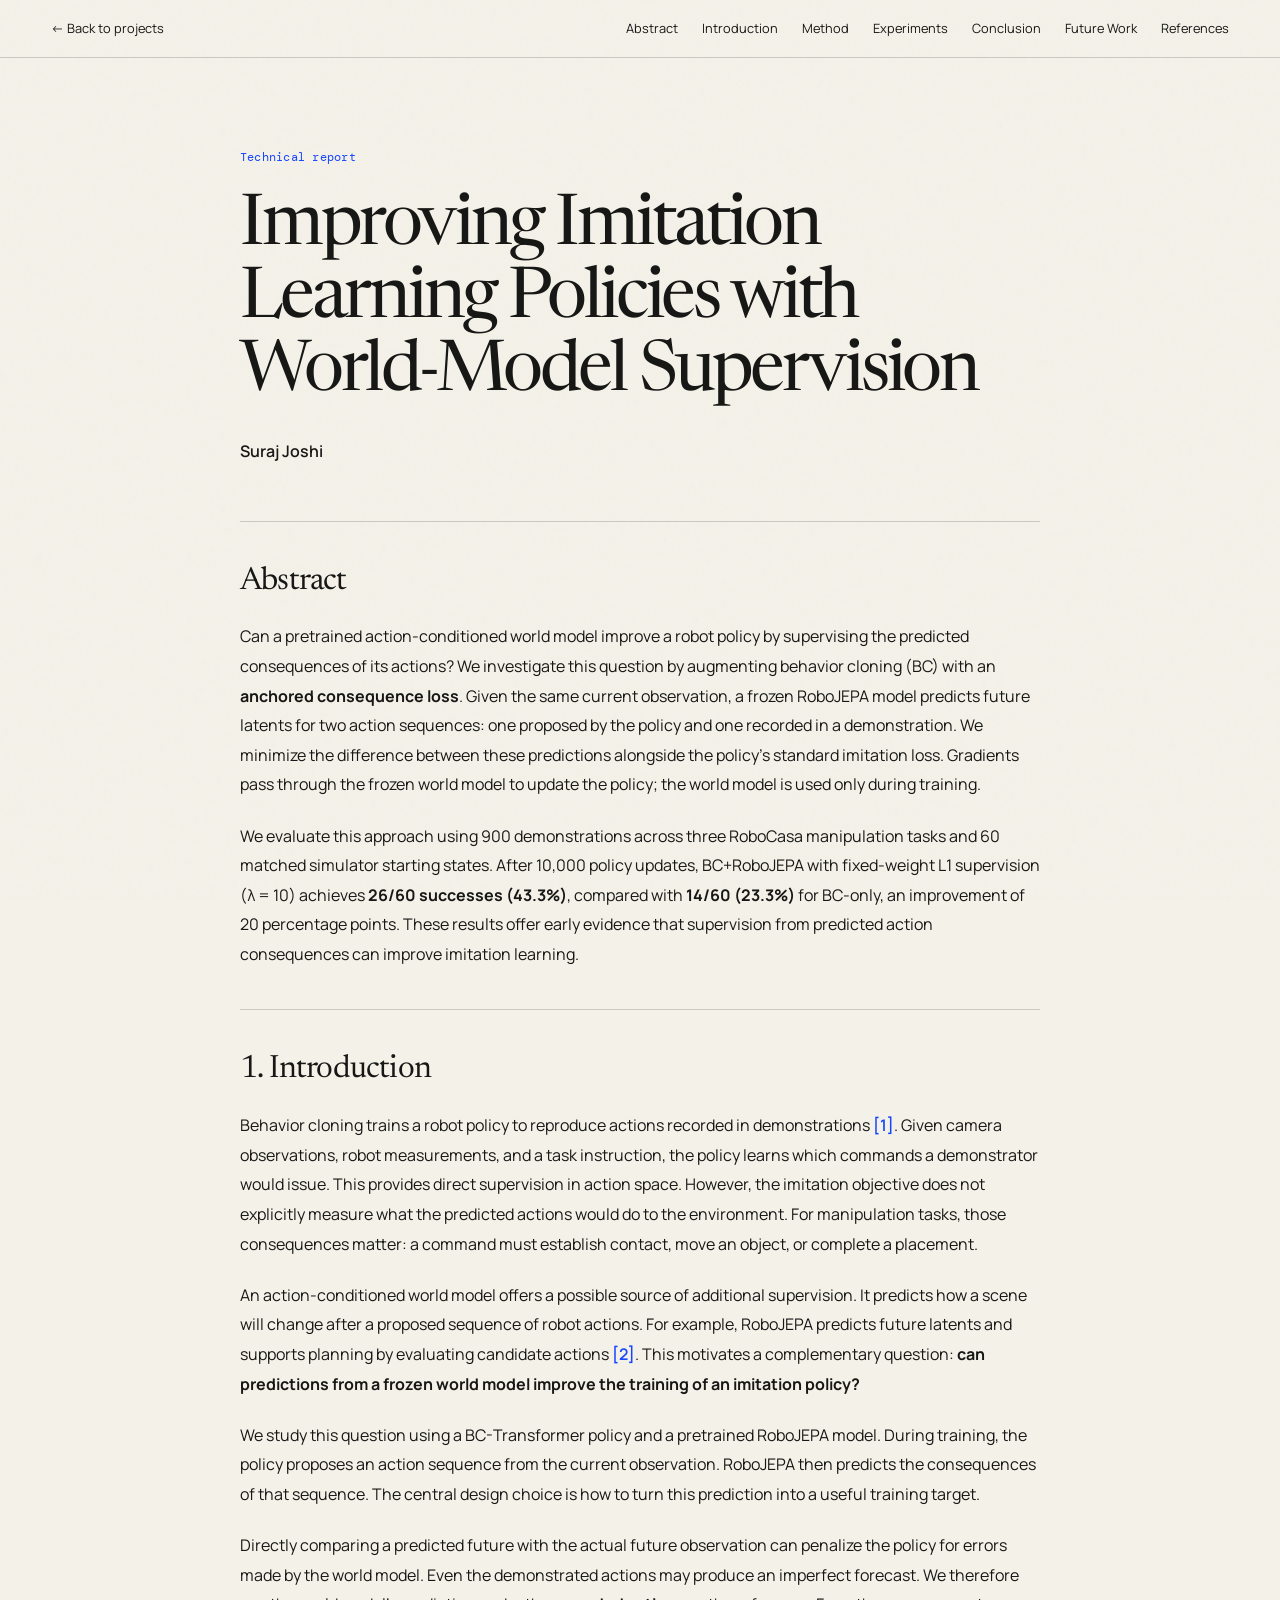
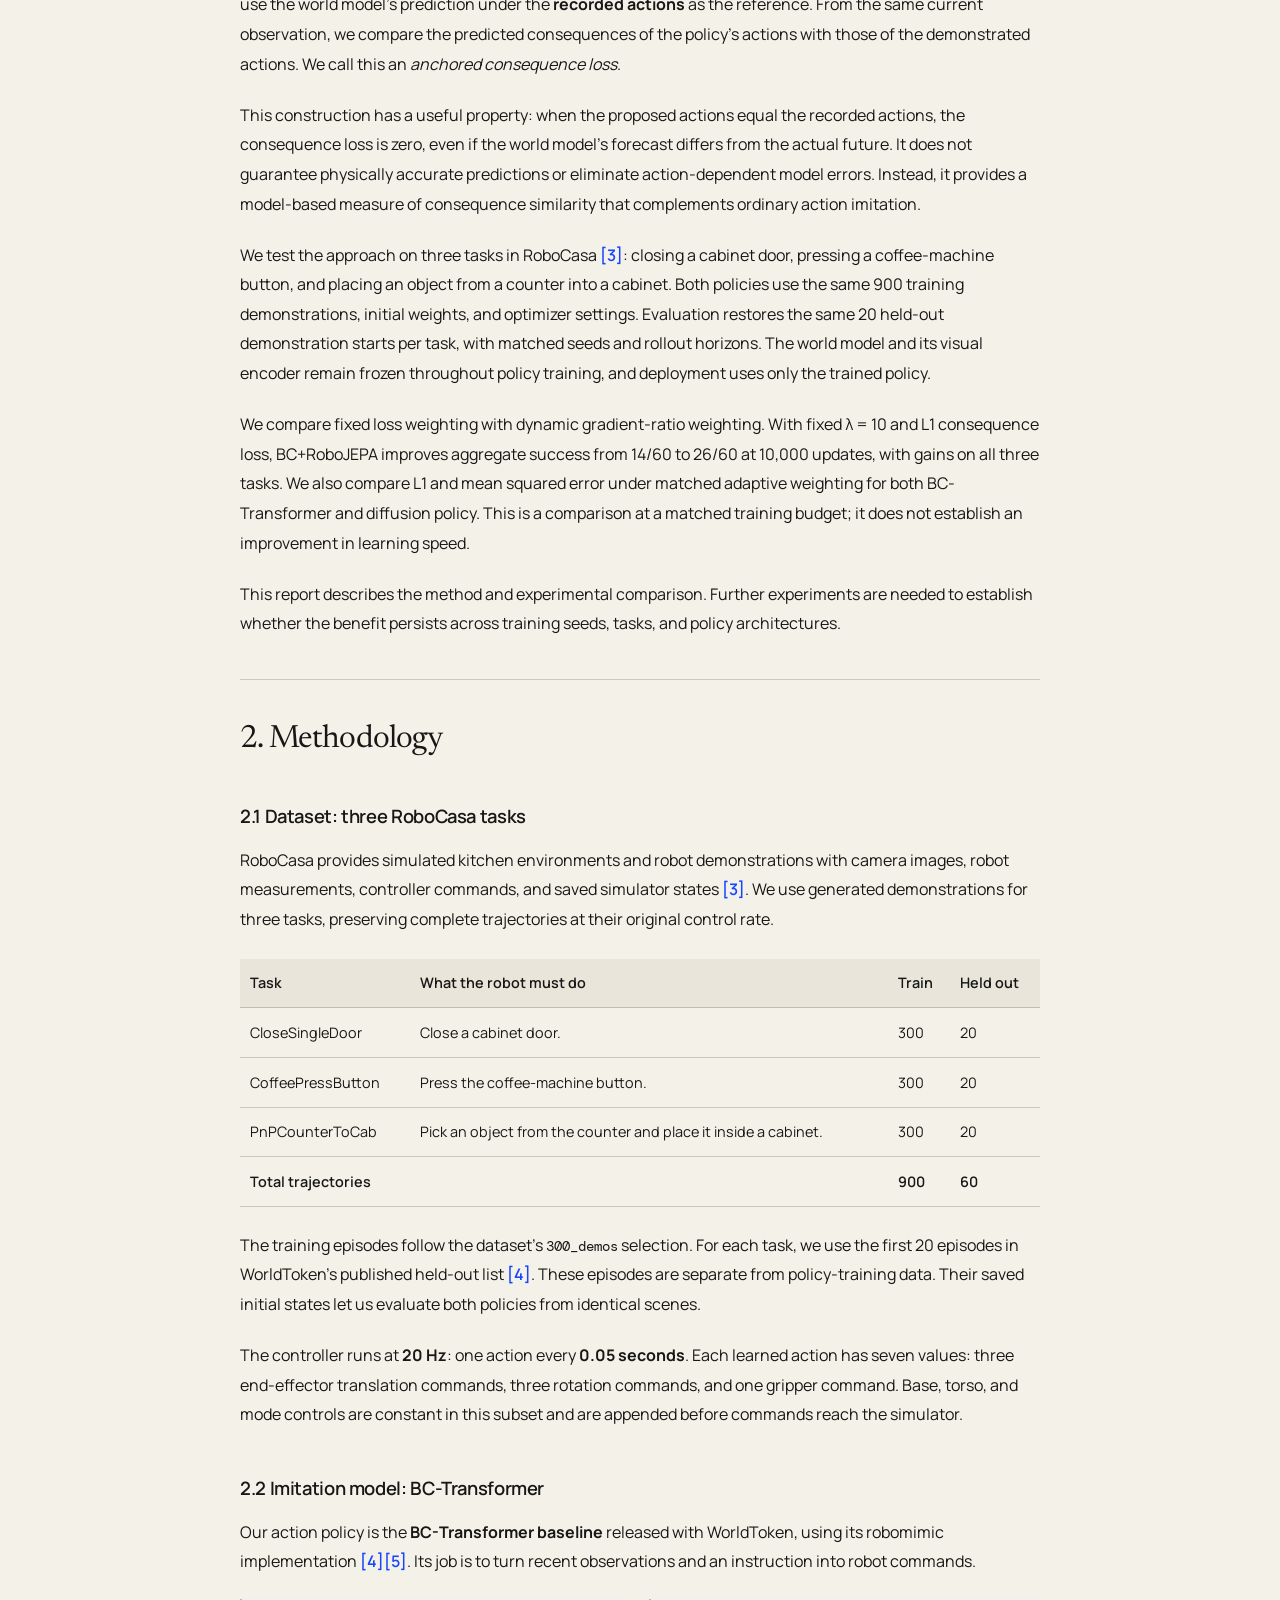
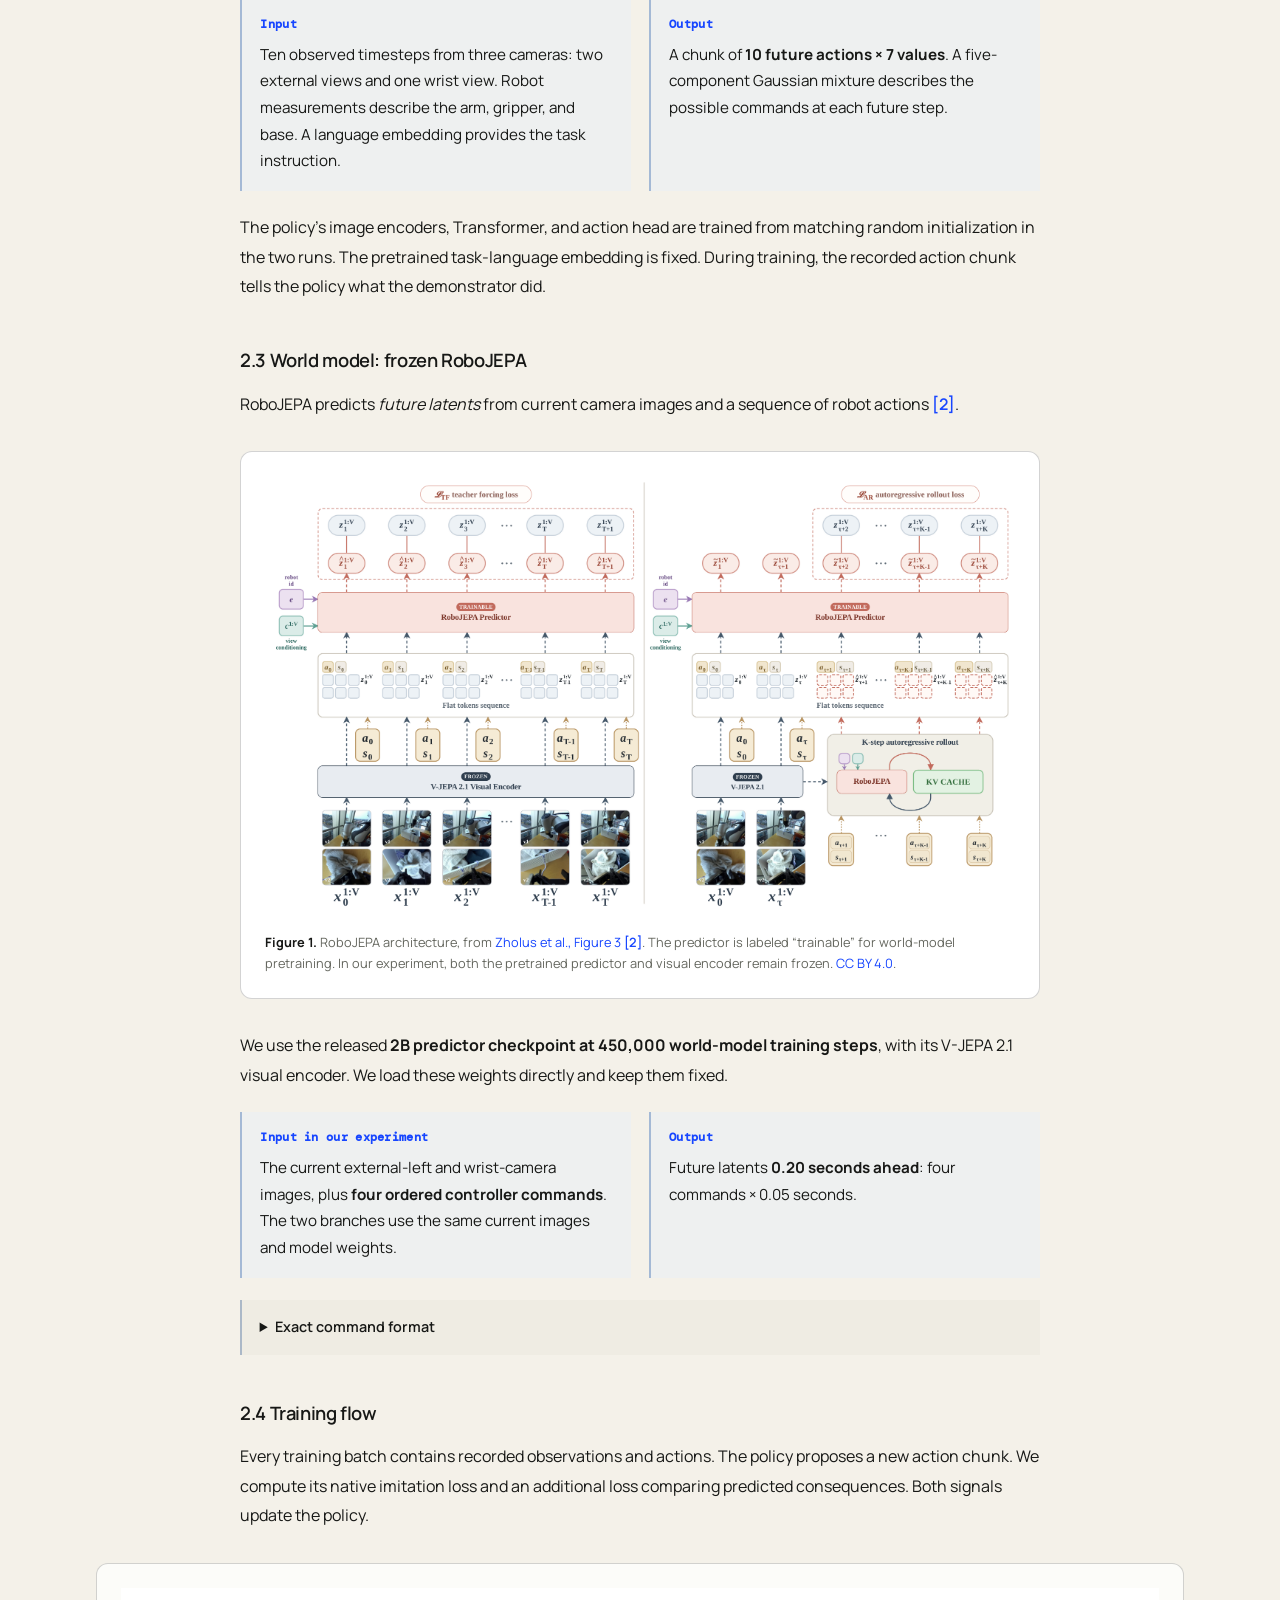
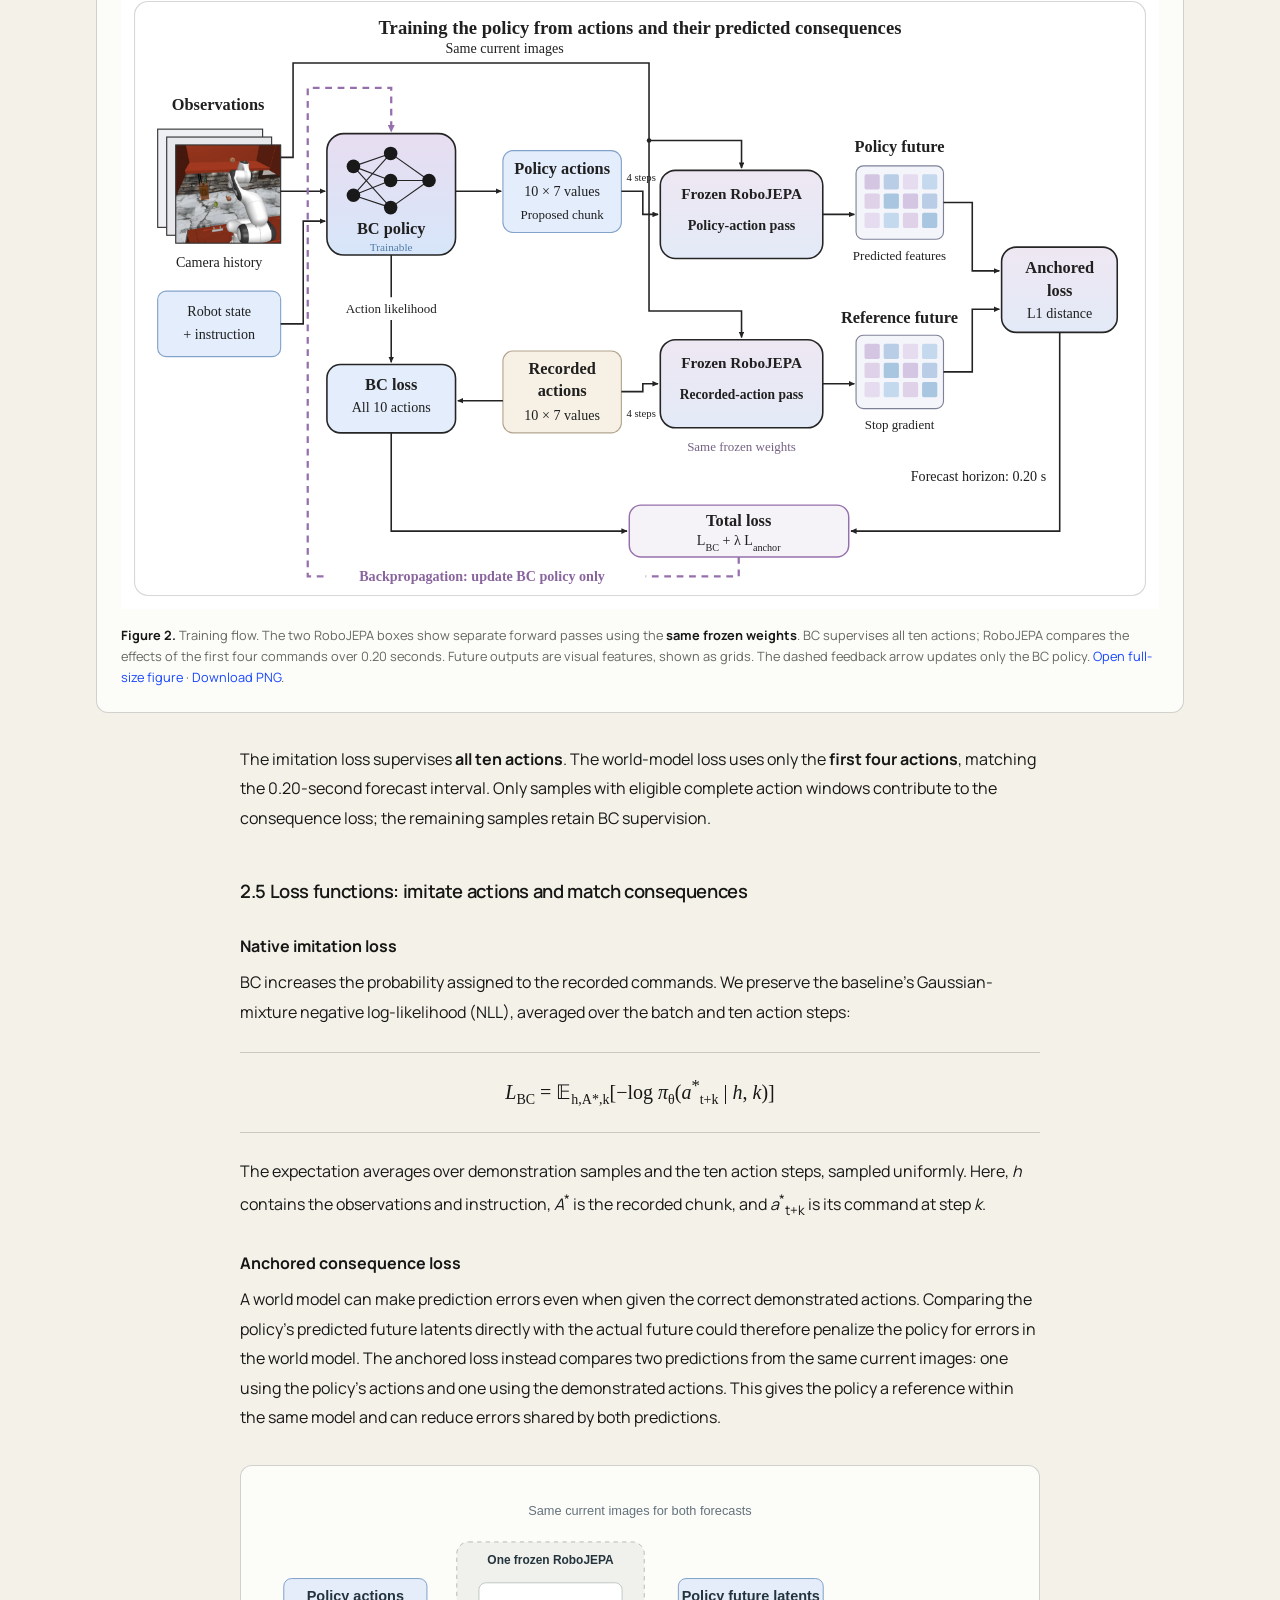
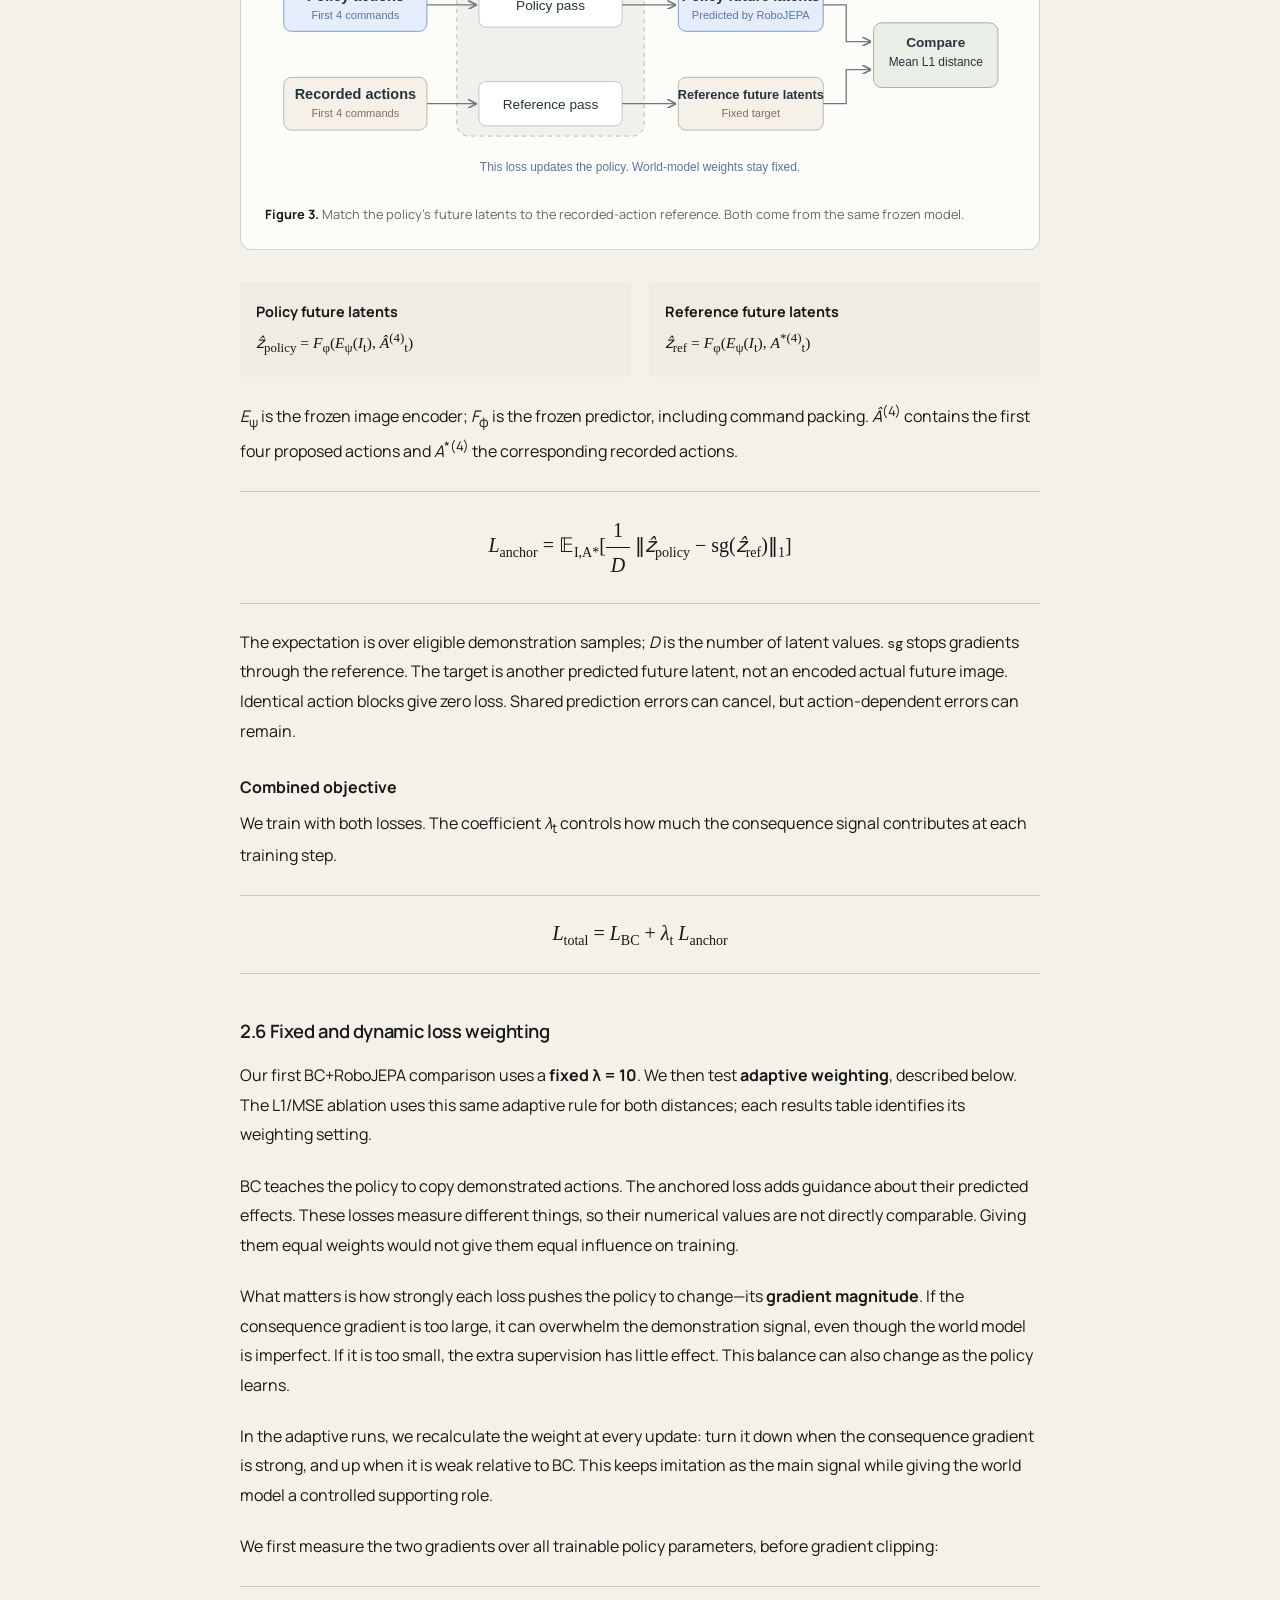
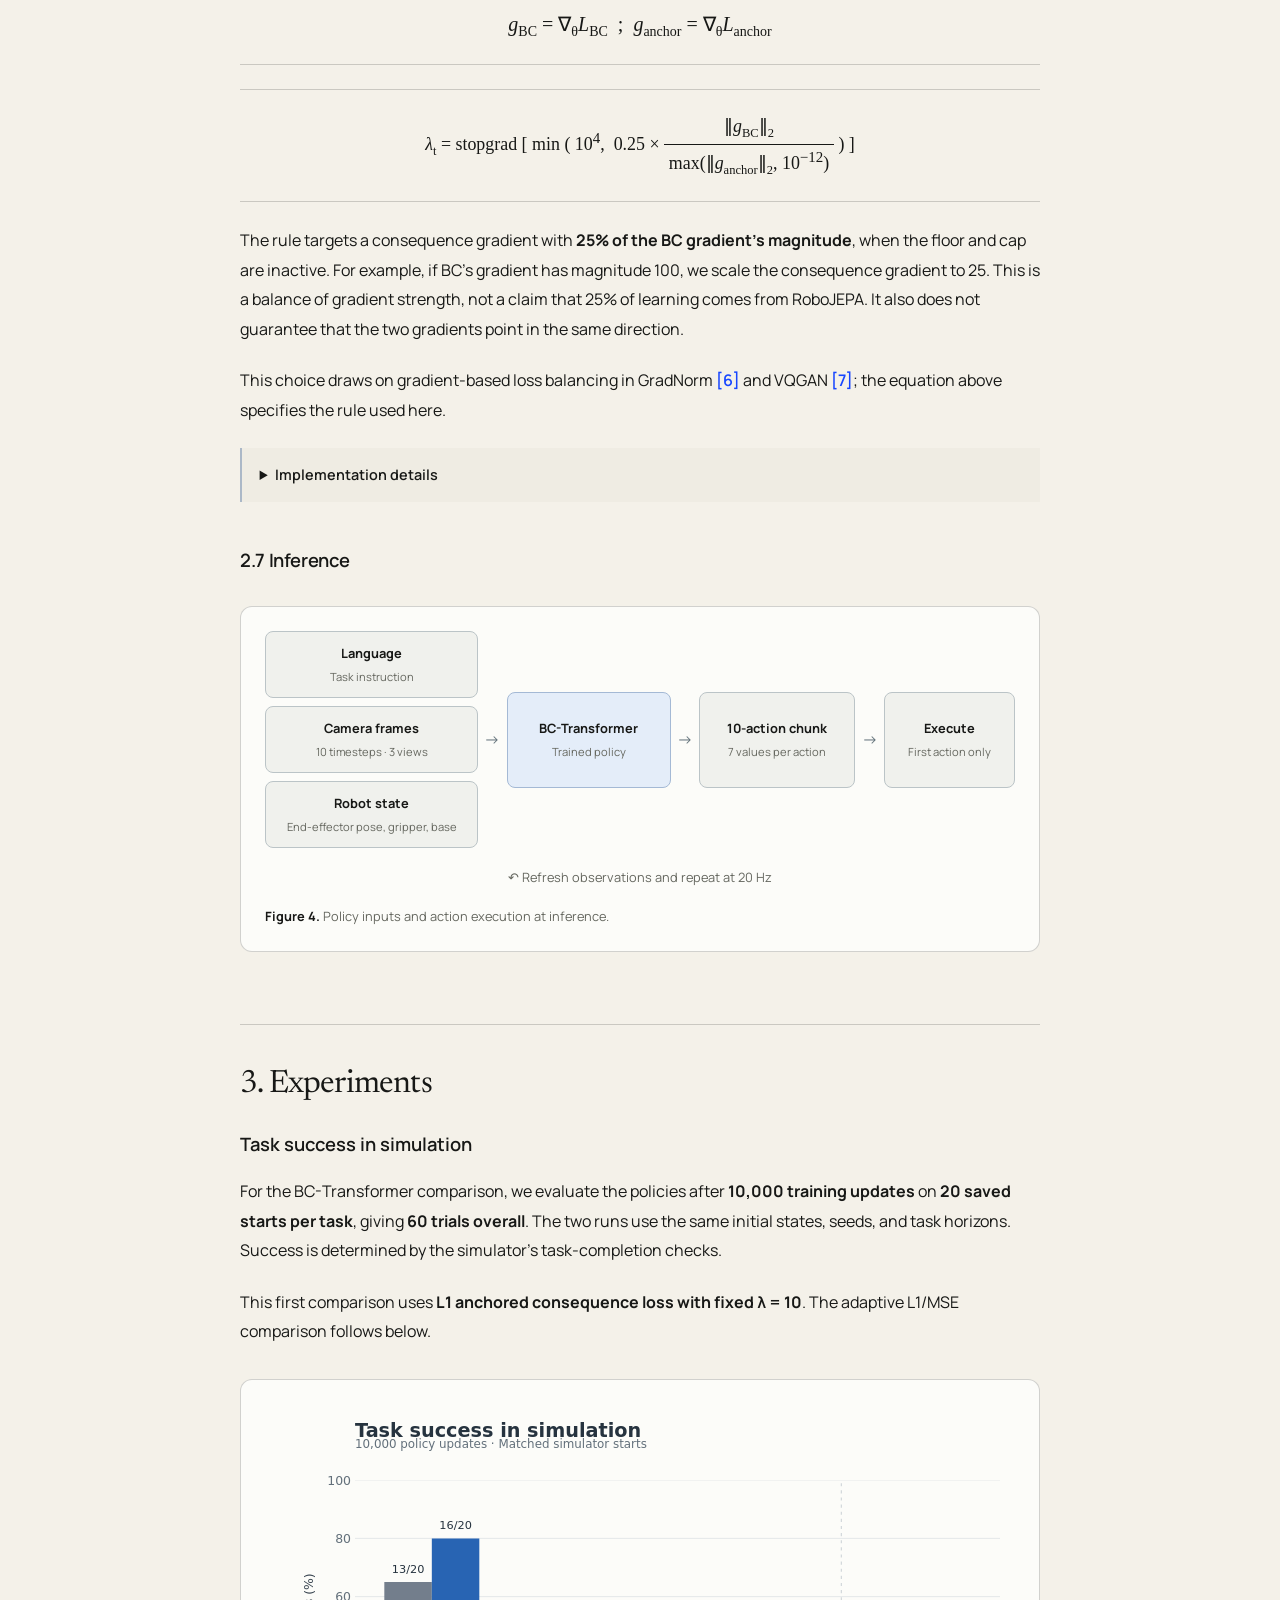
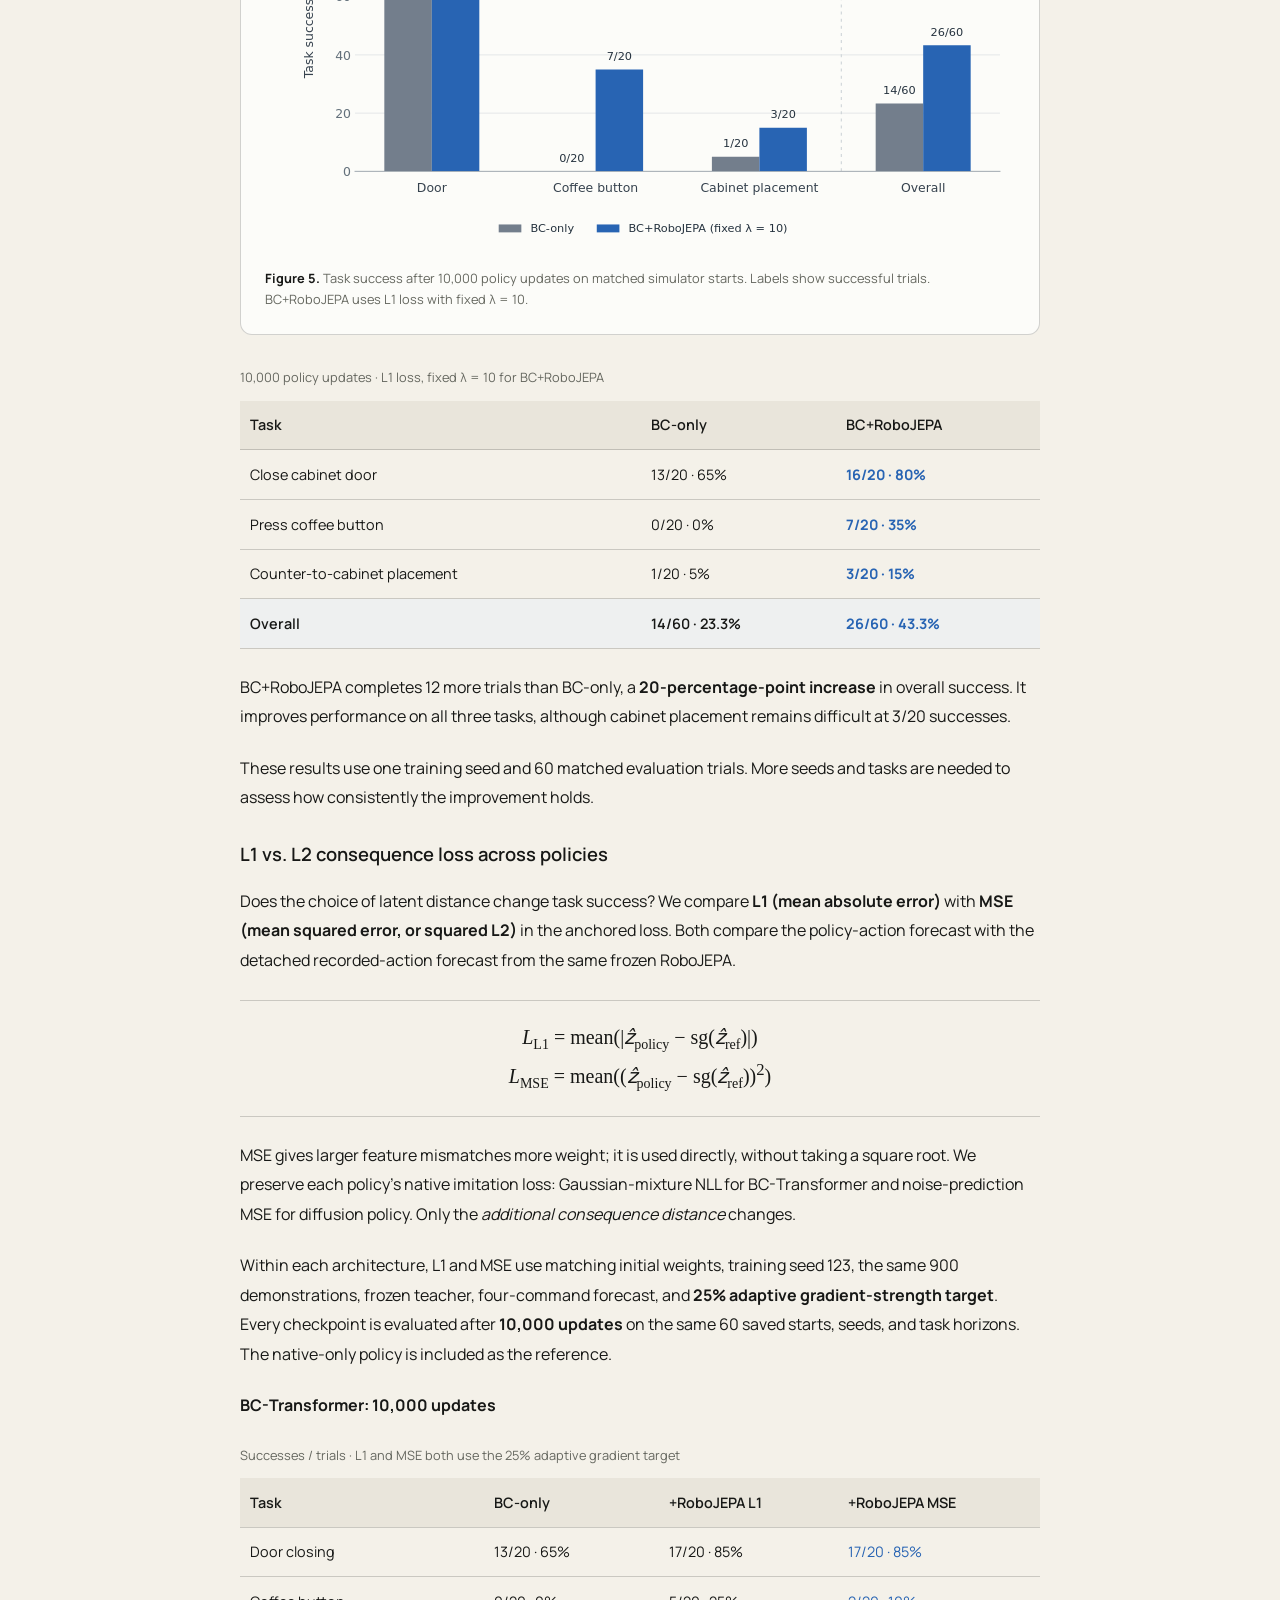
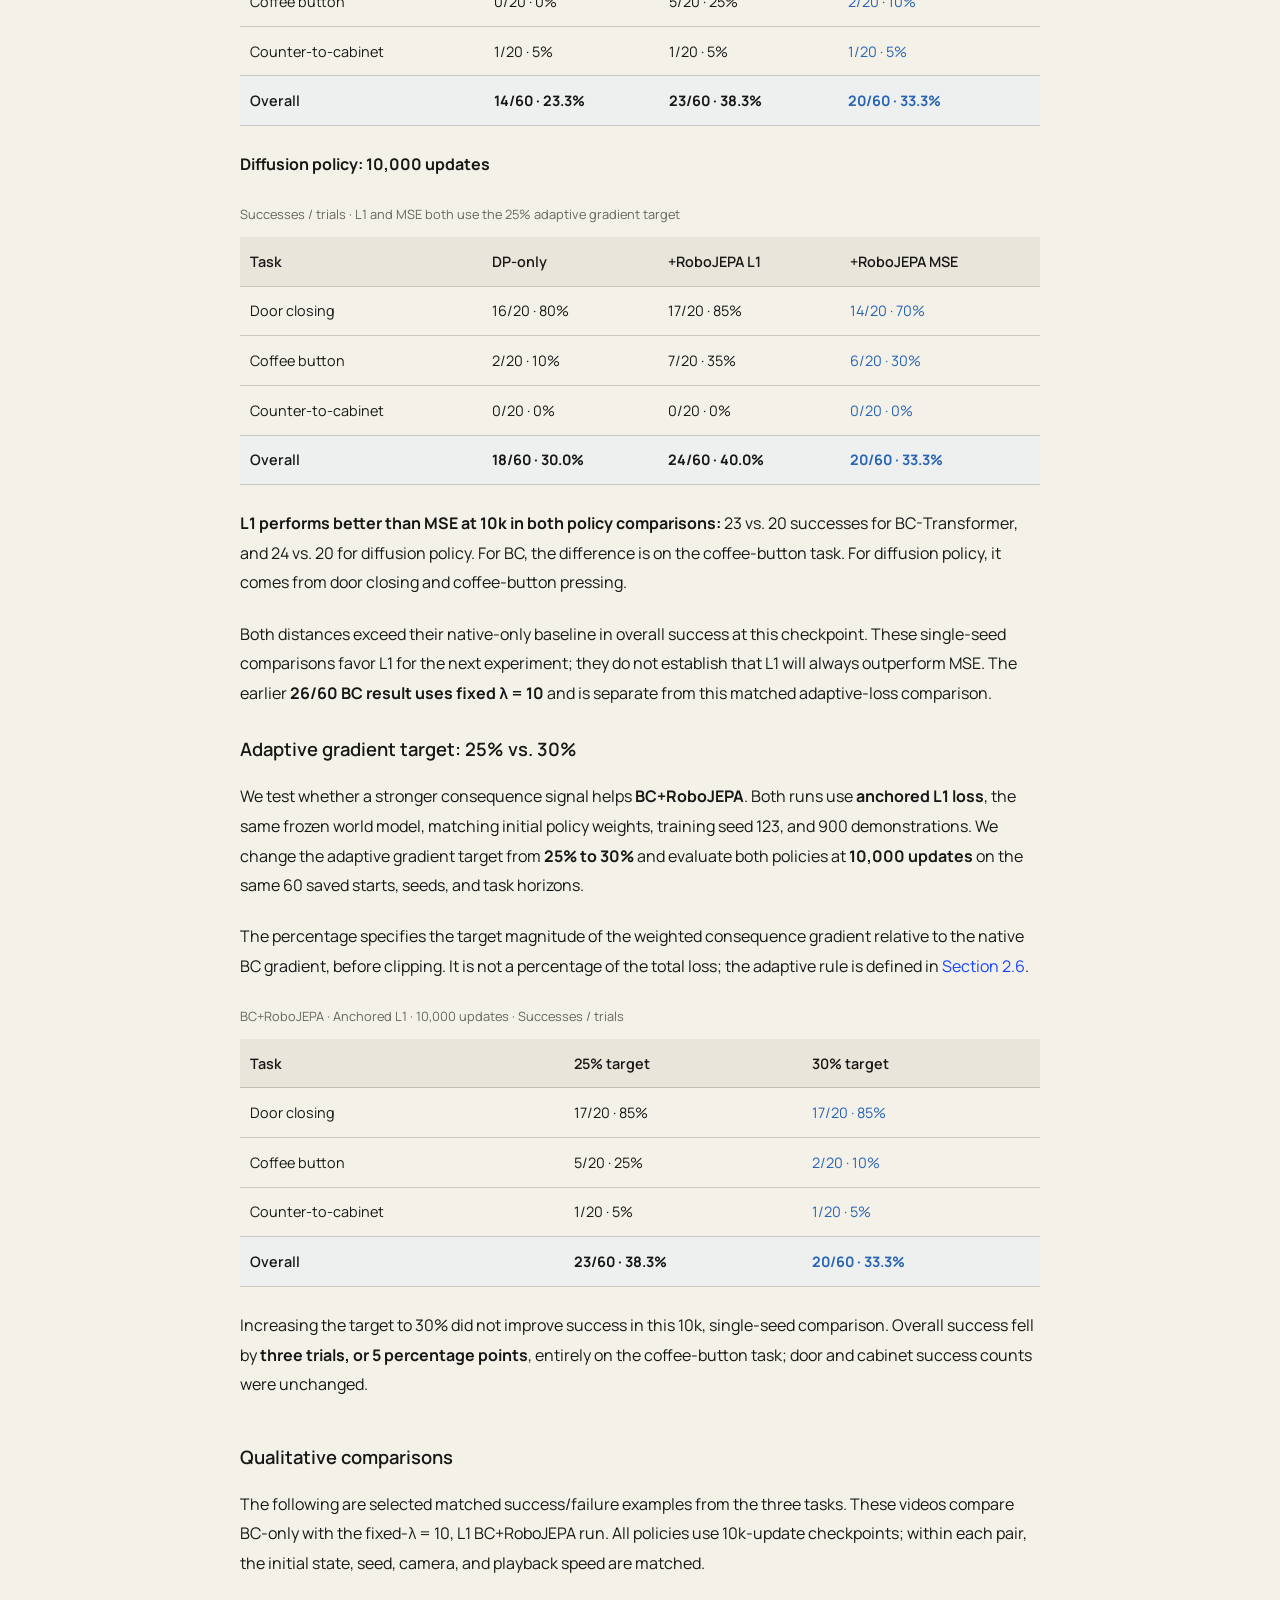
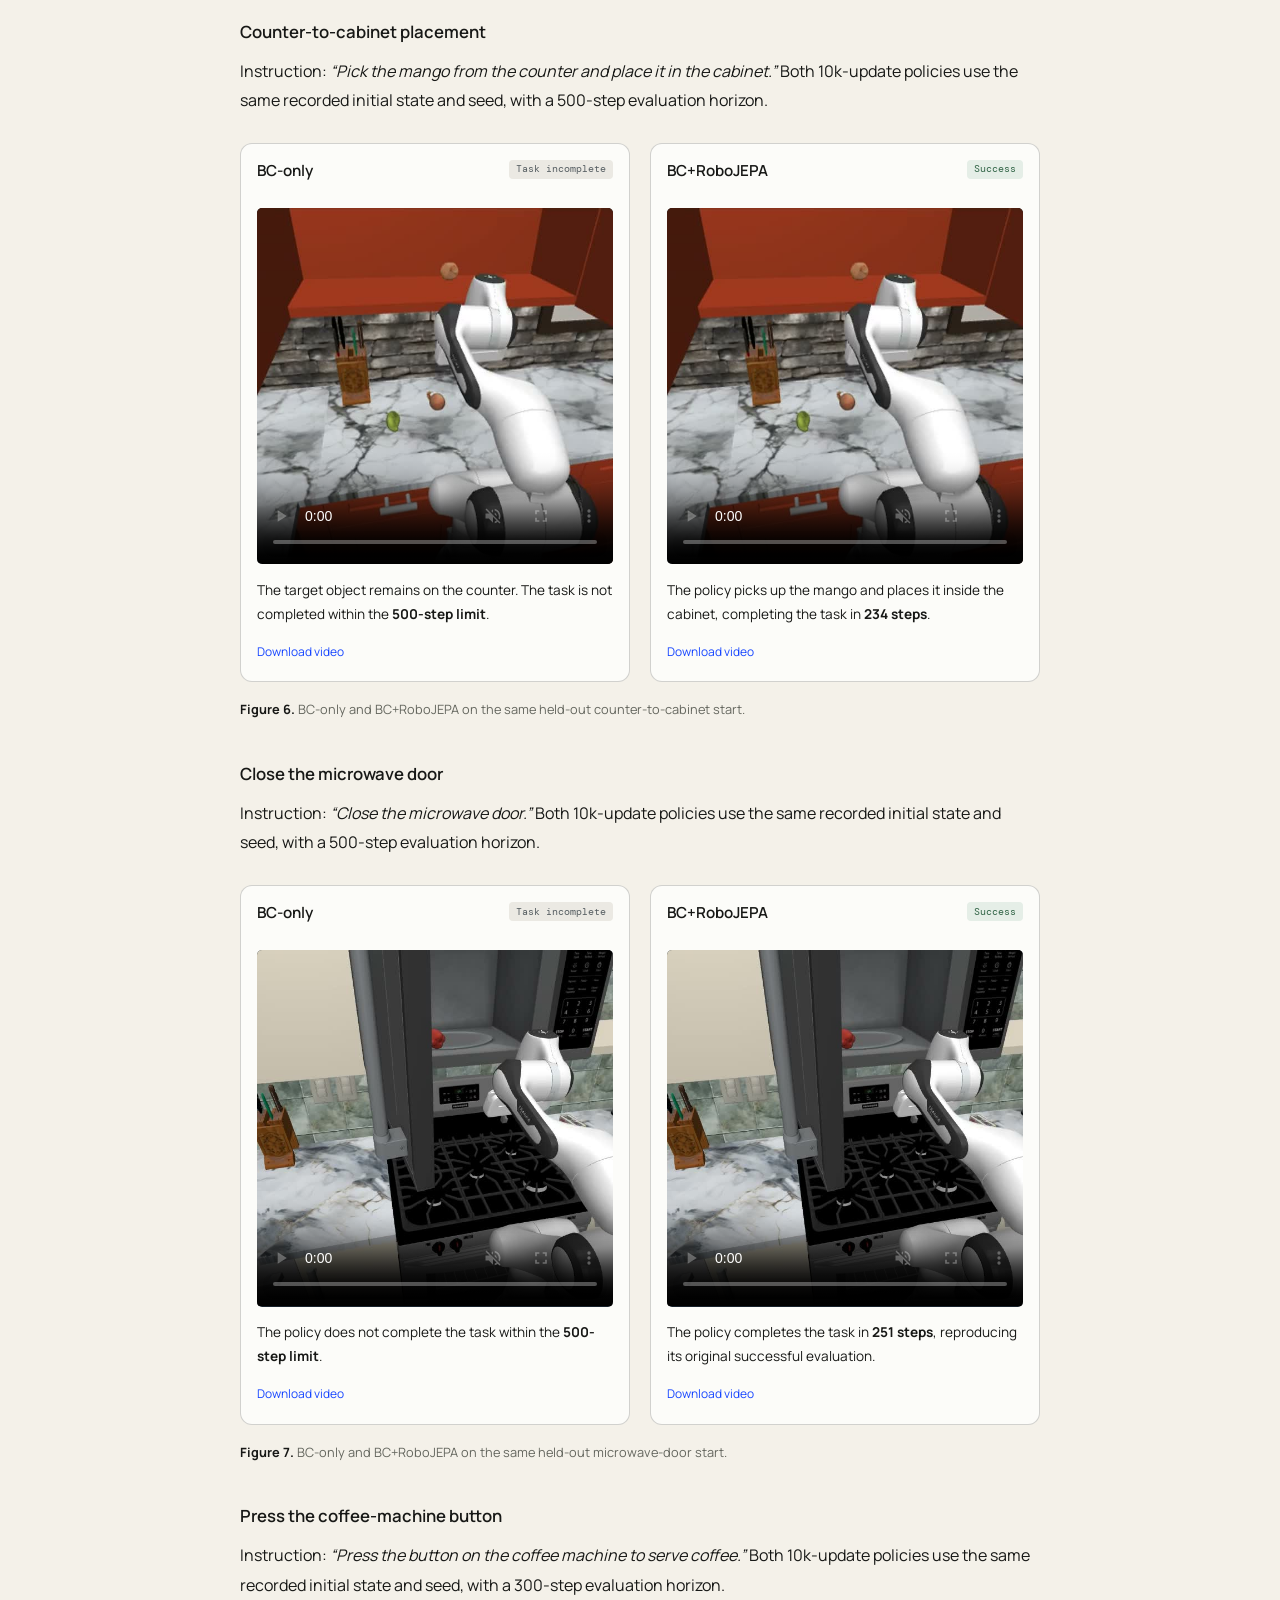
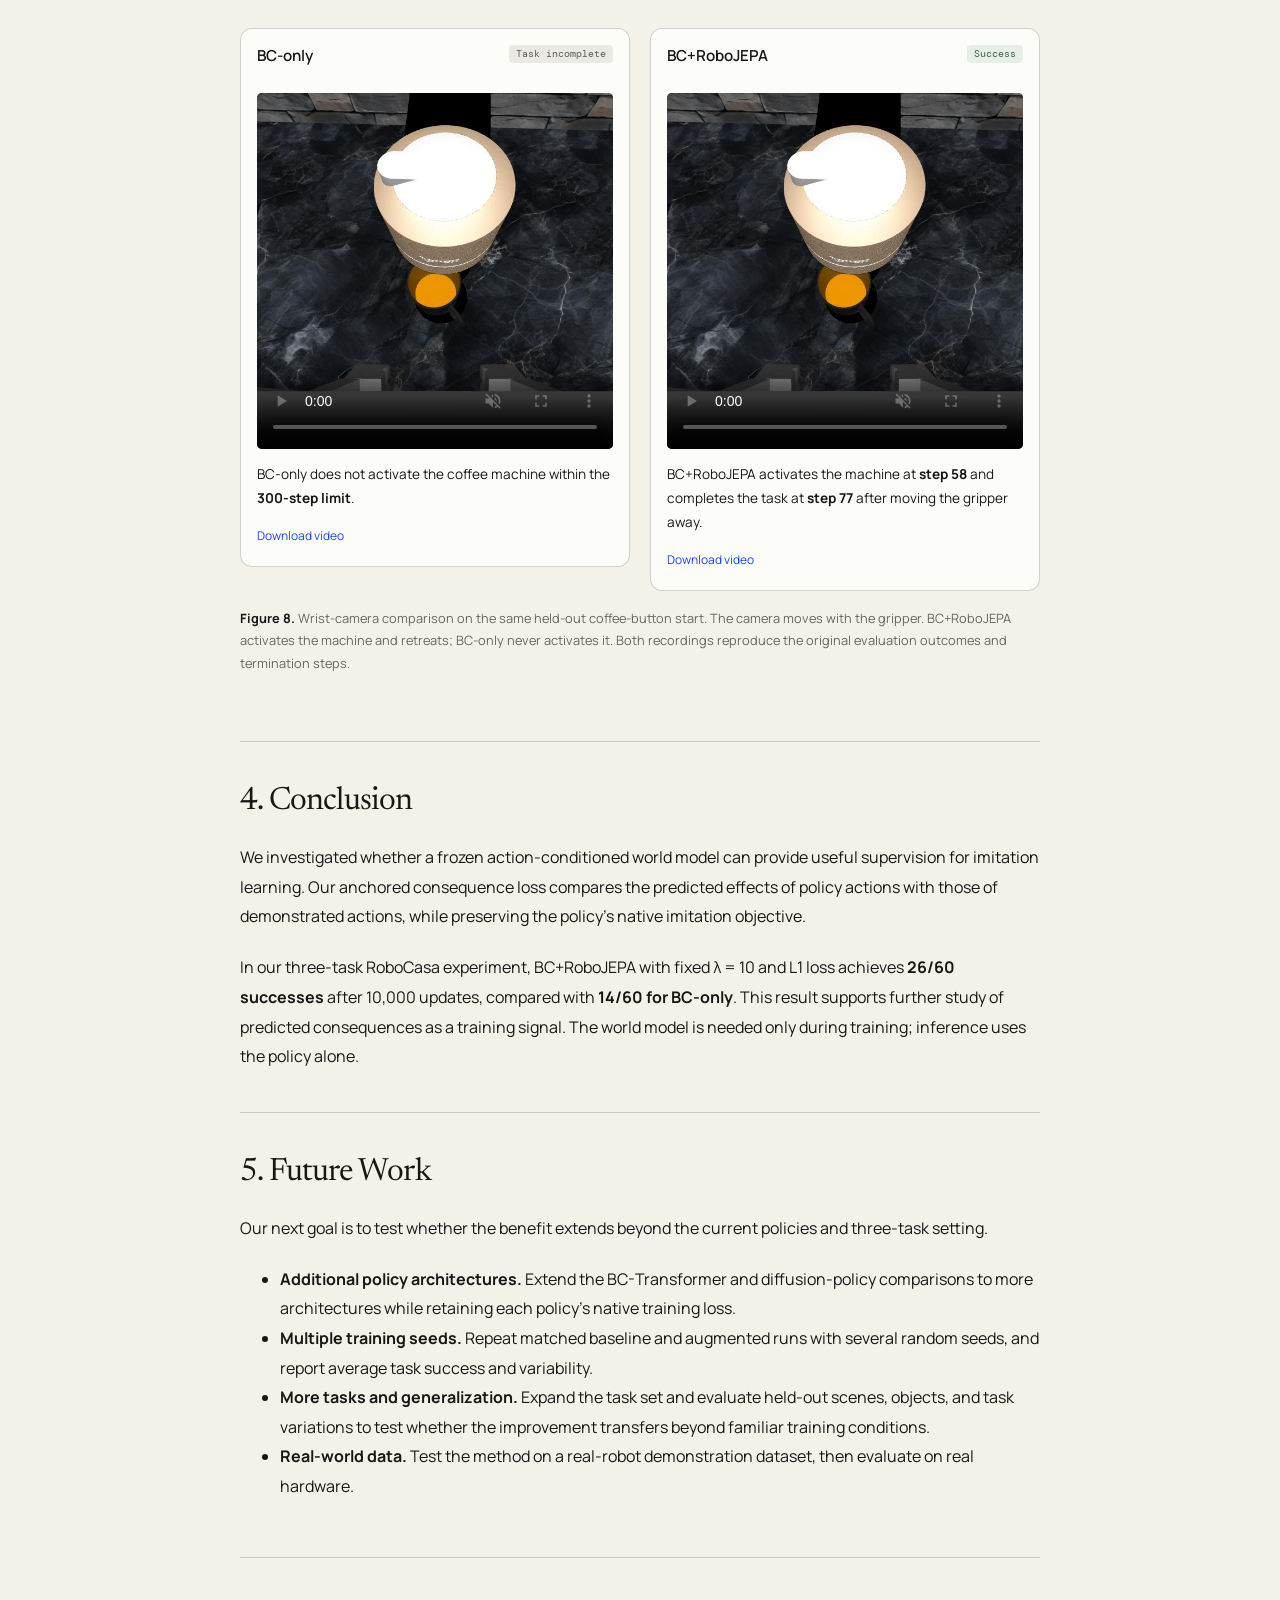
<file: reports/world-model-supervision.html>
<!doctype html>
<html lang="en">
  <head>
    <meta charset="UTF-8" />
    <meta name="viewport" content="width=device-width, initial-scale=1.0" />
    <meta name="description" content="A technical report on anchored consequence supervision from a frozen world model for robot imitation learning." />
    <meta name="author" content="Suraj Joshi" />
    <title>Improving Imitation Learning Policies with World-Model Supervision — Suraj Joshi</title>
    <link rel="preconnect" href="https://fonts.googleapis.com" />
    <link rel="preconnect" href="https://fonts.gstatic.com" crossorigin />
    <link href="https://fonts.googleapis.com/css2?family=DM+Mono:wght@300;400;500&family=Manrope:wght@400;500;600;700&family=Newsreader:opsz,wght@6..72,300;6..72,400;6..72,500&display=swap" rel="stylesheet" />
    <link rel="stylesheet" href="../styles.css" />
    <link rel="stylesheet" href="./report.css" />
    <link rel="stylesheet" href="./qualitative.css" />
    <link rel="stylesheet" href="./methodology.css" />
  </head>
  <body class="report-page">
    <a class="skip-link" href="#report">Skip to report</a>
    <header class="report-header">
      <a class="report-home" href="../index.html#projects">← Back to projects</a>
      <nav aria-label="Report sections">
        <a href="#abstract">Abstract</a>
        <a href="#introduction">Introduction</a>
        <a href="#methodology">Method</a>
        <a href="#experiments">Experiments</a>
        <a href="#conclusion">Conclusion</a>
        <a href="#future-work">Future Work</a>
        <a href="#references">References</a>
      </nav>
    </header>

    <main class="report-shell" id="report">
      <article>
        <header class="report-title">
          <p class="report-kicker">Technical report</p>
          <h1>Improving Imitation Learning Policies with World-Model Supervision</h1>
          <p class="report-author">Suraj Joshi</p>
        </header>

        <section class="report-section report-abstract" id="abstract" aria-labelledby="abstract-heading">
          <h2 id="abstract-heading">Abstract</h2>
          <p>Can a pretrained action-conditioned world model improve a robot policy by supervising the predicted consequences of its actions? We investigate this question by augmenting behavior cloning (BC) with an <strong>anchored consequence loss</strong>. Given the same current observation, a frozen RoboJEPA model predicts future latents for two action sequences: one proposed by the policy and one recorded in a demonstration. We minimize the difference between these predictions alongside the policy’s standard imitation loss. Gradients pass through the frozen world model to update the policy; the world model is used only during training.</p>
          <p>We evaluate this approach using 900 demonstrations across three RoboCasa manipulation tasks and 60 matched simulator starting states. After 10,000 policy updates, BC+RoboJEPA with fixed-weight L1 supervision (λ = 10) achieves <strong>26/60 successes (43.3%)</strong>, compared with <strong>14/60 (23.3%)</strong> for BC-only, an improvement of 20 percentage points. These results offer early evidence that supervision from predicted action consequences can improve imitation learning.</p>
        </section>

        <section class="report-section" id="introduction" aria-labelledby="introduction-heading">
          <h2 id="introduction-heading"><span>1.</span> Introduction</h2>
          <p>Behavior cloning trains a robot policy to reproduce actions recorded in demonstrations <a class="citation" href="#ref-1" role="doc-biblioref" aria-label="Reference 1: Osa and colleagues, 2018">[1]</a>. Given camera observations, robot measurements, and a task instruction, the policy learns which commands a demonstrator would issue. This provides direct supervision in action space. However, the imitation objective does not explicitly measure what the predicted actions would do to the environment. For manipulation tasks, those consequences matter: a command must establish contact, move an object, or complete a placement.</p>
          <p>An action-conditioned world model offers a possible source of additional supervision. It predicts how a scene will change after a proposed sequence of robot actions. For example, RoboJEPA predicts future latents and supports planning by evaluating candidate actions <a class="citation" href="#ref-2" role="doc-biblioref" aria-label="Reference 2: Zholus and colleagues, 2026">[2]</a>. This motivates a complementary question: <strong>can predictions from a frozen world model improve the training of an imitation policy?</strong></p>
          <p>We study this question using a BC-Transformer policy and a pretrained RoboJEPA model. During training, the policy proposes an action sequence from the current observation. RoboJEPA then predicts the consequences of that sequence. The central design choice is how to turn this prediction into a useful training target.</p>
          <p>Directly comparing a predicted future with the actual future observation can penalize the policy for errors made by the world model. Even the demonstrated actions may produce an imperfect forecast. We therefore use the world model’s prediction under the <strong>recorded actions</strong> as the reference. From the same current observation, we compare the predicted consequences of the policy’s actions with those of the demonstrated actions. We call this an <em>anchored consequence loss</em>.</p>
          <p>This construction has a useful property: when the proposed actions equal the recorded actions, the consequence loss is zero, even if the world model’s forecast differs from the actual future. It does not guarantee physically accurate predictions or eliminate action-dependent model errors. Instead, it provides a model-based measure of consequence similarity that complements ordinary action imitation.</p>
          <p>We test the approach on three tasks in RoboCasa <a class="citation" href="#ref-3" role="doc-biblioref" aria-label="Reference 3: Nasiriany and colleagues, 2024">[3]</a>: closing a cabinet door, pressing a coffee-machine button, and placing an object from a counter into a cabinet. Both policies use the same 900 training demonstrations, initial weights, and optimizer settings. Evaluation restores the same 20 held-out demonstration starts per task, with matched seeds and rollout horizons. The world model and its visual encoder remain frozen throughout policy training, and deployment uses only the trained policy.</p>
          <p>We compare fixed loss weighting with dynamic gradient-ratio weighting. With fixed λ = 10 and L1 consequence loss, BC+RoboJEPA improves aggregate success from 14/60 to 26/60 at 10,000 updates, with gains on all three tasks. We also compare L1 and mean squared error under matched adaptive weighting for both BC-Transformer and diffusion policy. This is a comparison at a matched training budget; it does not establish an improvement in learning speed.</p>
          <p>This report describes the method and experimental comparison. Further experiments are needed to establish whether the benefit persists across training seeds, tasks, and policy architectures.</p>
        </section>

        <section class="report-section methodology" id="methodology" aria-labelledby="methodology-heading">
          <h2 id="methodology-heading">2. Methodology</h2>

          <h3 id="method-data">2.1 Dataset: three RoboCasa tasks</h3>
          <p>RoboCasa provides simulated kitchen environments and robot demonstrations with camera images, robot measurements, controller commands, and saved simulator states <a class="citation" href="#ref-3" role="doc-biblioref">[3]</a>. We use generated demonstrations for three tasks, preserving complete trajectories at their original control rate.</p>
          <div class="report-table-wrap" role="region" aria-label="Dataset split by task" tabindex="0">
            <table class="report-table">
              <thead><tr><th scope="col">Task</th><th scope="col">What the robot must do</th><th scope="col">Train</th><th scope="col">Held out</th></tr></thead>
              <tbody>
                <tr><th scope="row">CloseSingleDoor</th><td>Close a cabinet door.</td><td>300</td><td>20</td></tr>
                <tr><th scope="row">CoffeePressButton</th><td>Press the coffee-machine button.</td><td>300</td><td>20</td></tr>
                <tr><th scope="row">PnPCounterToCab</th><td>Pick an object from the counter and place it inside a cabinet.</td><td>300</td><td>20</td></tr>
              </tbody>
              <tfoot><tr><th scope="row" colspan="2">Total trajectories</th><td>900</td><td>60</td></tr></tfoot>
            </table>
          </div>
          <p>The training episodes follow the dataset’s <code>300_demos</code> selection. For each task, we use the first 20 episodes in WorldToken’s published held-out list <a class="citation" href="#ref-4" role="doc-biblioref">[4]</a>. These episodes are separate from policy-training data. Their saved initial states let us evaluate both policies from identical scenes.</p>
          <p>The controller runs at <strong>20 Hz</strong>: one action every <strong>0.05 seconds</strong>. Each learned action has seven values: three end-effector translation commands, three rotation commands, and one gripper command. Base, torso, and mode controls are constant in this subset and are appended before commands reach the simulator.</p>

          <h3 id="method-policy">2.2 Imitation model: BC-Transformer</h3>
          <p>Our action policy is the <strong>BC-Transformer baseline</strong> released with WorldToken, using its robomimic implementation <a class="citation" href="#ref-4" role="doc-biblioref">[4]</a><a class="citation" href="#ref-5" role="doc-biblioref">[5]</a>. Its job is to turn recent observations and an instruction into robot commands.</p>
          <div class="io-pair">
            <div><h4>Input</h4><p>Ten observed timesteps from three cameras: two external views and one wrist view. Robot measurements describe the arm, gripper, and base. A language embedding provides the task instruction.</p></div>
            <div><h4>Output</h4><p>A chunk of <strong>10 future actions × 7 values</strong>. A five-component Gaussian mixture describes the possible commands at each future step.</p></div>
          </div>
          <p>The policy’s image encoders, Transformer, and action head are trained from matching random initialization in the two runs. The pretrained task-language embedding is fixed. During training, the recorded action chunk tells the policy what the demonstrator did.</p>

          <h3 id="method-world-model">2.3 World model: frozen RoboJEPA</h3>
          <p>RoboJEPA predicts <em>future latents</em> from current camera images and a sequence of robot actions <a class="citation" href="#ref-2" role="doc-biblioref">[2]</a>.</p>
          <figure class="method-figure paper-figure">
            <a href="./figures/robojepa-paper-figure3.png" target="_blank" rel="noopener" aria-label="Open the original RoboJEPA architecture figure at full resolution">
              <img src="./figures/robojepa-paper-figure3.png" alt="Original RoboJEPA paper Figure 3. A frozen V-JEPA 2.1 visual encoder produces image features. The action-conditioned predictor is pretrained with teacher-forcing and autoregressive rollout losses." width="2032" height="1191" loading="lazy" />
            </a>
            <figcaption><strong>Figure 1.</strong> RoboJEPA architecture, from <a href="https://arxiv.org/html/2610.10515v1#S2.F3">Zholus et al., Figure 3</a> <a class="citation" href="#ref-2" role="doc-biblioref">[2]</a>. The predictor is labeled “trainable” for world-model pretraining. In our experiment, both the pretrained predictor and visual encoder remain frozen. <a href="https://creativecommons.org/licenses/by/4.0/">CC BY 4.0</a>.</figcaption>
          </figure>
          <p>We use the released <strong>2B predictor checkpoint at 450,000 world-model training steps</strong>, with its V-JEPA 2.1 visual encoder. We load these weights directly and keep them fixed.</p>
          <div class="io-pair">
            <div><h4>Input in our experiment</h4><p>The current external-left and wrist-camera images, plus <strong>four ordered controller commands</strong>. The two branches use the same current images and model weights.</p></div>
            <div><h4>Output</h4><p>Future latents <strong>0.20 seconds ahead</strong>: four commands × 0.05 seconds.</p></div>
          </div>
          <details class="method-details">
            <summary>Exact command format</summary>
            <p>The policy proposes seven values per command. We append the five fixed base, torso, and mode controls, clip commands to the valid range, and reorder them into RoboJEPA’s released controller-command layout. Four 12-value commands give 48 values, padded to its 64-value action token. The separate state input is zero-filled in this configuration; view and robot identifiers select the two cameras and the <code>franka_omron</code> embodiment.</p>
            <p>For the differentiable branch, each proposed action is the mean of its highest-weight Gaussian component. The component choice is detached; gradients pass through the selected means. The native BC loss still trains the complete action distribution.</p>
          </details>

          <h3 id="method-training">2.4 Training flow</h3>
          <p>Every training batch contains recorded observations and actions. The policy proposes a new action chunk. We compute its native imitation loss and an additional loss comparing predicted consequences. Both signals update the policy.</p>
          <figure class="method-figure training-overview">
            <a href="./figures/training-flow.svg" target="_blank" rel="noopener" aria-label="Open the full-size training-flow diagram">
              <img src="./figures/training-flow.svg" alt="Training flow with two frozen RoboJEPA boxes: a policy-action pass and a recorded-action pass using the same weights and current images. Their future features are compared with anchored L1 loss. Native BC likelihood supervises all ten actions. The total loss sends gradients to the BC policy only." width="1840" height="1100" loading="lazy" />
            </a>
            <figcaption><strong>Figure 2.</strong> Training flow. The two RoboJEPA boxes show separate forward passes using the <strong>same frozen weights</strong>. BC supervises all ten actions; RoboJEPA compares the effects of the first four commands over 0.20 seconds. Future outputs are visual features, shown as grids. The dashed feedback arrow updates only the BC policy. <a href="./figures/training-flow.svg" target="_blank" rel="noopener">Open full-size figure</a> · <a href="./figures/training-flow.png" download>Download PNG</a>.</figcaption>
          </figure>
          <p>The imitation loss supervises <strong>all ten actions</strong>. The world-model loss uses only the <strong>first four actions</strong>, matching the 0.20-second forecast interval. Only samples with eligible complete action windows contribute to the consequence loss; the remaining samples retain BC supervision.</p>

          <h3 id="method-loss">2.5 Loss functions: imitate actions and match consequences</h3>
          <h4>Native imitation loss</h4>
          <p>BC increases the probability assigned to the recorded commands. We preserve the baseline’s Gaussian-mixture negative log-likelihood (NLL), averaged over the batch and ten action steps:</p>
          <div class="report-equation" role="math" aria-label="BC loss is the expected negative log likelihood of a recorded action, over demonstration samples and action steps.">
            <span><var>L</var><sub>BC</sub> = 𝔼<sub>h,A*,k</sub>[−log <var>π</var><sub>θ</sub>(<var>a</var><sup>*</sup><sub>t+k</sub> | <var>h</var>, <var>k</var>)]</span>
          </div>
          <p>The expectation averages over demonstration samples and the ten action steps, sampled uniformly. Here, <var>h</var> contains the observations and instruction, <var>A</var><sup>*</sup> is the recorded chunk, and <var>a</var><sup>*</sup><sub>t+k</sub> is its command at step <var>k</var>.</p>
          <h4>Anchored consequence loss</h4>
          <p>A world model can make prediction errors even when given the correct demonstrated actions. Comparing the policy’s predicted future latents directly with the actual future could therefore penalize the policy for errors in the world model. The anchored loss instead compares two predictions from the same current images: one using the policy’s actions and one using the demonstrated actions. This gives the policy a reference within the same model and can reduce errors shared by both predictions.</p>
          <figure class="method-figure">
            <picture>
              <source media="(max-width: 600px)" srcset="./figures/anchored-loss-mobile.svg" />
              <img src="./figures/anchored-loss.svg" alt="Policy actions and recorded actions pass through the same frozen RoboJEPA from the same current observation. Compare their predicted futures with an L1 loss. The reference forecast is fixed." width="880" height="350" loading="lazy" />
            </picture>
            <figcaption><strong>Figure 3.</strong> Match the policy’s future latents to the recorded-action reference. Both come from the same frozen model.</figcaption>
          </figure>
          <div class="forecast-pair">
            <p><strong>Policy future latents</strong><br/><span class="equation-inline"><var>ẑ</var><sub>policy</sub> = <var>F</var><sub>φ</sub>(<var>E</var><sub>ψ</sub>(<var>I</var><sub>t</sub>), <var>Â</var><sup>(4)</sup><sub>t</sub>)</span></p>
            <p><strong>Reference future latents</strong><br/><span class="equation-inline"><var>ẑ</var><sub>ref</sub> = <var>F</var><sub>φ</sub>(<var>E</var><sub>ψ</sub>(<var>I</var><sub>t</sub>), <var>A</var><sup>*(4)</sup><sub>t</sub>)</span></p>
          </div>
          <p><var>E</var><sub>ψ</sub> is the frozen image encoder; <var>F</var><sub>φ</sub> is the frozen predictor, including command packing. <var>Â</var><sup>(4)</sup> contains the first four proposed actions and <var>A</var><sup>*(4)</sup> the corresponding recorded actions.</p>
          <div class="report-equation" role="math" aria-label="Anchored loss is the expectation over eligible samples of the L1 difference between future latents, divided by their dimension D.">
            <span><var>L</var><sub>anchor</sub> = 𝔼<sub>I,A*</sub>[<span class="fraction"><span>1</span><span><var>D</var></span></span> ‖<var>ẑ</var><sub>policy</sub> − sg(<var>ẑ</var><sub>ref</sub>)‖<sub>1</sub>]</span>
          </div>
          <p>The expectation is over eligible demonstration samples; <var>D</var> is the number of latent values. <code>sg</code> stops gradients through the reference. The target is another predicted future latent, not an encoded actual future image. Identical action blocks give zero loss. Shared prediction errors can cancel, but action-dependent errors can remain.</p>
          <h4>Combined objective</h4>
          <p>We train with both losses. The coefficient <var>λ</var><sub>t</sub> controls how much the consequence signal contributes at each training step.</p>
          <div class="report-equation" role="math" aria-label="Total policy loss equals BC loss plus lambda times the anchored loss.">
            <span><var>L</var><sub>total</sub> = <var>L</var><sub>BC</sub> + <var>λ</var><sub>t</sub> <var>L</var><sub>anchor</sub></span>
          </div>

          <h3 id="method-weighting">2.6 Fixed and dynamic loss weighting</h3>
          <p>Our first BC+RoboJEPA comparison uses a <strong>fixed λ = 10</strong>. We then test <strong>adaptive weighting</strong>, described below. The L1/MSE ablation uses this same adaptive rule for both distances; each results table identifies its weighting setting.</p>
          <p>BC teaches the policy to copy demonstrated actions. The anchored loss adds guidance about their predicted effects. These losses measure different things, so their numerical values are not directly comparable. Giving them equal weights would not give them equal influence on training.</p>
          <p>What matters is how strongly each loss pushes the policy to change—its <strong>gradient magnitude</strong>. If the consequence gradient is too large, it can overwhelm the demonstration signal, even though the world model is imperfect. If it is too small, the extra supervision has little effect. This balance can also change as the policy learns.</p>
          <p>In the adaptive runs, we recalculate the weight at every update: turn it down when the consequence gradient is strong, and up when it is weak relative to BC. This keeps imitation as the main signal while giving the world model a controlled supporting role.</p>
          <p>We first measure the two gradients over all trainable policy parameters, before gradient clipping:</p>
          <div class="report-equation" role="math" aria-label="g BC is the policy gradient of BC loss, and g anchor is the policy gradient of anchored loss.">
            <span><var>g</var><sub>BC</sub> = ∇<sub>θ</sub><var>L</var><sub>BC</sub> &nbsp;;&nbsp; <var>g</var><sub>anchor</sub> = ∇<sub>θ</sub><var>L</var><sub>anchor</sub></span>
          </div>
          <div class="report-equation ratio-equation" role="math" aria-label="Dynamic lambda is detached and capped at ten thousand; its uncapped value is one quarter of the BC gradient norm divided by the anchored gradient norm with an epsilon floor.">
            <span><var>λ</var><sub>t</sub> = stopgrad <span class="math-bracket">[ min <span class="math-bracket">( 10<sup>4</sup>, &nbsp;0.25 × <span class="fraction"><span>‖<var>g</var><sub>BC</sub>‖<sub>2</sub></span><span>max(‖<var>g</var><sub>anchor</sub>‖<sub>2</sub>, 10<sup>−12</sup>)</span></span> ) </span>] </span></span>
          </div>
          <p>The rule targets a consequence gradient with <strong>25% of the BC gradient’s magnitude</strong>, when the floor and cap are inactive. For example, if BC’s gradient has magnitude 100, we scale the consequence gradient to 25. This is a balance of gradient strength, not a claim that 25% of learning comes from RoboJEPA. It also does not guarantee that the two gradients point in the same direction.</p>
          <p>This choice draws on gradient-based loss balancing in GradNorm <a class="citation" href="#ref-6" role="doc-biblioref">[6]</a> and VQGAN <a class="citation" href="#ref-7" role="doc-biblioref">[7]</a>; the equation above specifies the rule used here.</p>
          <details class="method-details">
            <summary>Implementation details</summary>
            <p>The norms are global L2 norms across all trainable policy parameters. The coefficient is recomputed each update without smoothing and detached before forming <var>L</var><sub>BC</sub> + <var>λ</var><sub>t</sub><var>L</var><sub>anchor</sub>. If either gradient norm is zero, the consequence coefficient is zero. The native optimizer and gradient clipping are retained. We also record gradient cosine similarity to measure whether the two signals agree in direction.</p>
          </details>

          <h3 id="method-inference">2.7 Inference</h3>
          <figure class="method-figure inference-figure">
            <div class="inference-pipeline" role="img" aria-label="Task language, ten camera-frame timesteps from three views, and robot state feed the trained BC-Transformer. It predicts one chunk of ten seven-value actions. Execute the first action, then refresh observations and repeat at 20 Hz.">
              <div class="inference-inputs">
                <div><strong>Language</strong><small>Task instruction</small></div>
                <div><strong>Camera frames</strong><small>10 timesteps · 3 views</small></div>
                <div><strong>Robot state</strong><small>End-effector pose, gripper, base</small></div>
              </div>
              <span class="inference-arrow" aria-hidden="true">→</span>
              <div class="inference-node inference-policy"><strong>BC-Transformer</strong><small>Trained policy</small></div>
              <span class="inference-arrow" aria-hidden="true">→</span>
              <div class="inference-node"><strong>10-action chunk</strong><small>7 values per action</small></div>
              <span class="inference-arrow" aria-hidden="true">→</span>
              <div class="inference-node"><strong>Execute</strong><small>First action only</small></div>
            </div>
            <p class="inference-repeat">↶ Refresh observations and repeat at 20 Hz</p>
            <figcaption><strong>Figure 4.</strong> Policy inputs and action execution at inference.</figcaption>
          </figure>
        </section>


        <section class="report-section experiments" id="experiments" aria-labelledby="experiments-heading">
          <h2 id="experiments-heading">3. Experiments</h2>
          <h3>Task success in simulation</h3>
          <p>For the BC-Transformer comparison, we evaluate the policies after <strong>10,000 training updates</strong> on <strong>20 saved starts per task</strong>, giving <strong>60 trials overall</strong>. The two runs use the same initial states, seeds, and task horizons. Success is determined by the simulator’s task-completion checks.</p>
          <p>This first comparison uses <strong>L1 anchored consequence loss with fixed λ = 10</strong>. The adaptive L1/MSE comparison follows below.</p>

          <figure class="method-figure results-figure">
            <a href="./figures/task-success-10k.svg" target="_blank" rel="noopener" aria-label="Open the task-success chart at full size">
              <img src="./figures/task-success-10k.svg" alt="Success after 10,000 updates: BC-only versus BC plus RoboJEPA with L1 loss and fixed lambda 10. Door: 65 versus 80 percent. Coffee button: 0 versus 35 percent. Cabinet placement: 5 versus 15 percent. Overall: 23.3 versus 43.3 percent." width="1104" height="660" loading="lazy" />
            </a>
            <figcaption><strong>Figure 5.</strong> Task success after 10,000 policy updates on matched simulator starts. Labels show successful trials. BC+RoboJEPA uses L1 loss with fixed λ = 10.</figcaption>
          </figure>

          <div class="report-table-wrap" role="region" aria-label="Task success after 10,000 updates" tabindex="0">
            <table class="report-table results-table">
              <caption>10,000 policy updates · L1 loss, fixed λ = 10 for BC+RoboJEPA</caption>
              <thead><tr><th scope="col">Task</th><th scope="col">BC-only</th><th scope="col">BC+RoboJEPA</th></tr></thead>
              <tbody>
                <tr><th scope="row">Close cabinet door</th><td>13/20 · 65%</td><td><strong>16/20 · 80%</strong></td></tr>
                <tr><th scope="row">Press coffee button</th><td>0/20 · 0%</td><td><strong>7/20 · 35%</strong></td></tr>
                <tr><th scope="row">Counter-to-cabinet placement</th><td>1/20 · 5%</td><td><strong>3/20 · 15%</strong></td></tr>
              </tbody>
              <tfoot><tr><th scope="row">Overall</th><td>14/60 · 23.3%</td><td><strong>26/60 · 43.3%</strong></td></tr></tfoot>
            </table>
          </div>
          <p>BC+RoboJEPA completes 12 more trials than BC-only, a <strong>20-percentage-point increase</strong> in overall success. It improves performance on all three tasks, although cabinet placement remains difficult at 3/20 successes.</p>
          <p>These results use one training seed and 60 matched evaluation trials. More seeds and tasks are needed to assess how consistently the improvement holds.</p>

          <h3 id="diffusion-policy-results">L1 vs. L2 consequence loss across policies</h3>
          <p id="loss-distance-ablation">Does the choice of latent distance change task success? We compare <strong>L1 (mean absolute error)</strong> with <strong>MSE (mean squared error, or squared L2)</strong> in the anchored loss. Both compare the policy-action forecast with the detached recorded-action forecast from the same frozen RoboJEPA.</p>
          <div class="report-equation" role="math" aria-label="L1 averages absolute latent differences; MSE averages squared latent differences.">
            <span><var>L</var><sub>L1</sub> = mean(|<var>ẑ</var><sub>policy</sub> − sg(<var>ẑ</var><sub>ref</sub>)|)<br/><var>L</var><sub>MSE</sub> = mean((<var>ẑ</var><sub>policy</sub> − sg(<var>ẑ</var><sub>ref</sub>))<sup>2</sup>)</span>
          </div>
          <p>MSE gives larger feature mismatches more weight; it is used directly, without taking a square root. We preserve each policy’s native imitation loss: Gaussian-mixture NLL for BC-Transformer and noise-prediction MSE for diffusion policy. Only the <em>additional consequence distance</em> changes.</p>
          <p>Within each architecture, L1 and MSE use matching initial weights, training seed 123, the same 900 demonstrations, frozen teacher, four-command forecast, and <strong>25% adaptive gradient-strength target</strong>. Every checkpoint is evaluated after <strong>10,000 updates</strong> on the same 60 saved starts, seeds, and task horizons. The native-only policy is included as the reference.</p>

          <h4>BC-Transformer: 10,000 updates</h4>
          <div class="report-table-wrap" role="region" aria-label="BC-Transformer L1 versus MSE at 10,000 updates" tabindex="0">
            <table class="report-table results-table">
              <caption>Successes / trials · L1 and MSE both use the 25% adaptive gradient target</caption>
              <thead><tr><th scope="col">Task</th><th scope="col">BC-only</th><th scope="col">+RoboJEPA L1</th><th scope="col">+RoboJEPA MSE</th></tr></thead>
              <tbody>
                <tr><th scope="row">Door closing</th><td>13/20 · 65%</td><td>17/20 · 85%</td><td>17/20 · 85%</td></tr>
                <tr><th scope="row">Coffee button</th><td>0/20 · 0%</td><td>5/20 · 25%</td><td>2/20 · 10%</td></tr>
                <tr><th scope="row">Counter-to-cabinet</th><td>1/20 · 5%</td><td>1/20 · 5%</td><td>1/20 · 5%</td></tr>
              </tbody>
              <tfoot><tr><th scope="row">Overall</th><td><strong>14/60 · 23.3%</strong></td><td><strong>23/60 · 38.3%</strong></td><td><strong>20/60 · 33.3%</strong></td></tr></tfoot>
            </table>
          </div>

          <h4>Diffusion policy: 10,000 updates</h4>
          <div class="report-table-wrap" role="region" aria-label="Diffusion policy L1 versus MSE at 10,000 updates" tabindex="0">
            <table class="report-table results-table">
              <caption>Successes / trials · L1 and MSE both use the 25% adaptive gradient target</caption>
              <thead><tr><th scope="col">Task</th><th scope="col">DP-only</th><th scope="col">+RoboJEPA L1</th><th scope="col">+RoboJEPA MSE</th></tr></thead>
              <tbody>
                <tr><th scope="row">Door closing</th><td>16/20 · 80%</td><td>17/20 · 85%</td><td>14/20 · 70%</td></tr>
                <tr><th scope="row">Coffee button</th><td>2/20 · 10%</td><td>7/20 · 35%</td><td>6/20 · 30%</td></tr>
                <tr><th scope="row">Counter-to-cabinet</th><td>0/20 · 0%</td><td>0/20 · 0%</td><td>0/20 · 0%</td></tr>
              </tbody>
              <tfoot><tr><th scope="row">Overall</th><td><strong>18/60 · 30.0%</strong></td><td><strong>24/60 · 40.0%</strong></td><td><strong>20/60 · 33.3%</strong></td></tr></tfoot>
            </table>
          </div>
          <p><strong>L1 performs better than MSE at 10k in both policy comparisons:</strong> 23 vs. 20 successes for BC-Transformer, and 24 vs. 20 for diffusion policy. For BC, the difference is on the coffee-button task. For diffusion policy, it comes from door closing and coffee-button pressing.</p>
          <p>Both distances exceed their native-only baseline in overall success at this checkpoint. These single-seed comparisons favor L1 for the next experiment; they do not establish that L1 will always outperform MSE. The earlier <strong>26/60 BC result uses fixed λ = 10</strong> and is separate from this matched adaptive-loss comparison.</p>

          <h3 id="gradient-ratio-ablation">Adaptive gradient target: 25% vs. 30%</h3>
          <p>We test whether a stronger consequence signal helps <strong>BC+RoboJEPA</strong>. Both runs use <strong>anchored L1 loss</strong>, the same frozen world model, matching initial policy weights, training seed 123, and 900 demonstrations. We change the adaptive gradient target from <strong>25% to 30%</strong> and evaluate both policies at <strong>10,000 updates</strong> on the same 60 saved starts, seeds, and task horizons.</p>
          <p>The percentage specifies the target magnitude of the weighted consequence gradient relative to the native BC gradient, before clipping. It is not a percentage of the total loss; the adaptive rule is defined in <a href="#method-weighting">Section 2.6</a>.</p>
          <div class="report-table-wrap" role="region" aria-label="BC plus RoboJEPA 25 versus 30 percent gradient target at 10,000 updates" tabindex="0">
            <table class="report-table results-table">
              <caption>BC+RoboJEPA · Anchored L1 · 10,000 updates · Successes / trials</caption>
              <thead><tr><th scope="col">Task</th><th scope="col">25% target</th><th scope="col">30% target</th></tr></thead>
              <tbody>
                <tr><th scope="row">Door closing</th><td>17/20 · 85%</td><td>17/20 · 85%</td></tr>
                <tr><th scope="row">Coffee button</th><td>5/20 · 25%</td><td>2/20 · 10%</td></tr>
                <tr><th scope="row">Counter-to-cabinet</th><td>1/20 · 5%</td><td>1/20 · 5%</td></tr>
              </tbody>
              <tfoot><tr><th scope="row">Overall</th><td><strong>23/60 · 38.3%</strong></td><td><strong>20/60 · 33.3%</strong></td></tr></tfoot>
            </table>
          </div>
          <p>Increasing the target to 30% did not improve success in this 10k, single-seed comparison. Overall success fell by <strong>three trials, or 5 percentage points</strong>, entirely on the coffee-button task; door and cabinet success counts were unchanged.</p>

          <div class="qualitative-evaluation" id="qualitative-evaluation">
            <h3>Qualitative comparisons</h3>
            <p>The following are selected matched success/failure examples from the three tasks. These videos compare BC-only with the fixed-λ = 10, L1 BC+RoboJEPA run. All policies use 10k-update checkpoints; within each pair, the initial state, seed, camera, and playback speed are matched.</p>
            <h4 class="qualitative-task-title" id="qualitative-cabinet">Counter-to-cabinet placement</h4>
            <p>Instruction: <em>“Pick the mango from the counter and place it in the cabinet.”</em> Both 10k-update policies use the same recorded initial state and seed, with a 500-step evaluation horizon.</p>
            <figure class="qualitative-figure" aria-labelledby="qualitative-caption">
              <div class="qualitative-pair">
                <div class="qualitative-card">
                  <div class="qualitative-card-heading"><h4>BC-only</h4><span>Task incomplete</span></div>
                  <video controls playsinline muted preload="metadata" poster="./videos/cabinet-start.jpg" width="640" height="640" aria-label="BC-only policy on cabinet placement, from the matched saved start. The target remains on the counter and the task is incomplete at 500 steps.">
                    <source src="./videos/bc-only-cabinet.mp4" type="video/mp4" />
                    Your browser does not support embedded video. <a href="./videos/bc-only-cabinet.mp4">Open the BC-only video.</a>
                  </video>
                  <p>The target object remains on the counter. The task is not completed within the <strong>500-step limit</strong>.</p>
                  <a class="qualitative-download" href="./videos/bc-only-cabinet.mp4" download>Download video</a>
                </div>
                <div class="qualitative-card qualitative-method">
                  <div class="qualitative-card-heading"><h4>BC+RoboJEPA</h4><span>Success</span></div>
                  <video controls playsinline muted preload="metadata" poster="./videos/cabinet-start.jpg" width="640" height="640" aria-label="BC plus RoboJEPA on cabinet placement, from the same saved start. The policy places the mango inside the cabinet and succeeds at 234 steps.">
                    <source src="./videos/bc-robojepa-lambda10-cabinet.mp4" type="video/mp4" />
                    Your browser does not support embedded video. <a href="./videos/bc-robojepa-lambda10-cabinet.mp4">Open the BC plus RoboJEPA video.</a>
                  </video>
                  <p>The policy picks up the mango and places it inside the cabinet, completing the task in <strong>234 steps</strong>.</p>
                  <a class="qualitative-download" href="./videos/bc-robojepa-lambda10-cabinet.mp4" download>Download video</a>
                </div>
              </div>
              <figcaption id="qualitative-caption"><strong>Figure 6.</strong> BC-only and BC+RoboJEPA on the same held-out counter-to-cabinet start.</figcaption>
            </figure>

            <h4 class="qualitative-task-title" id="qualitative-door">Close the microwave door</h4>
            <p>Instruction: <em>“Close the microwave door.”</em> Both 10k-update policies use the same recorded initial state and seed, with a 500-step evaluation horizon.</p>
            <figure class="qualitative-figure" aria-labelledby="qualitative-door-caption">
              <div class="qualitative-pair">
                <div class="qualitative-card">
                  <div class="qualitative-card-heading"><h4>BC-only</h4><span>Task incomplete</span></div>
                  <video controls playsinline muted preload="metadata" poster="./videos/door-start.jpg" width="640" height="640" aria-label="BC-only: Close the microwave door, from the matched saved start. Task incomplete.">
                    <source src="./videos/bc-only-door.mp4" type="video/mp4" />
                    Your browser does not support embedded video. <a href="./videos/bc-only-door.mp4">Open video.</a>
                  </video>
                  <p>The policy does not complete the task within the <strong>500-step limit</strong>.</p>
                  <a class="qualitative-download" href="./videos/bc-only-door.mp4" download>Download video</a>
                </div>
                <div class="qualitative-card qualitative-method">
                  <div class="qualitative-card-heading"><h4>BC+RoboJEPA</h4><span>Success</span></div>
                  <video controls playsinline muted preload="metadata" poster="./videos/door-start.jpg" width="640" height="640" aria-label="BC+RoboJEPA: Close the microwave door, from the matched saved start. Success.">
                    <source src="./videos/bc-robojepa-door.mp4" type="video/mp4" />
                    Your browser does not support embedded video. <a href="./videos/bc-robojepa-door.mp4">Open video.</a>
                  </video>
                  <p>The policy completes the task in <strong>251 steps</strong>, reproducing its original successful evaluation.</p>
                  <a class="qualitative-download" href="./videos/bc-robojepa-door.mp4" download>Download video</a>
                </div>
              </div>
              <figcaption id="qualitative-door-caption"><strong>Figure 7.</strong> BC-only and BC+RoboJEPA on the same held-out microwave-door start.</figcaption>
            </figure>

            <h4 class="qualitative-task-title" id="qualitative-coffee">Press the coffee-machine button</h4>
            <p>Instruction: <em>“Press the button on the coffee machine to serve coffee.”</em> Both 10k-update policies use the same recorded initial state and seed, with a 300-step evaluation horizon.</p>
            <figure class="qualitative-figure" aria-labelledby="qualitative-coffee-caption">
              <div class="qualitative-pair">
                <div class="qualitative-card">
                  <div class="qualitative-card-heading"><h4>BC-only</h4><span>Task incomplete</span></div>
                  <video controls playsinline muted preload="metadata" poster="./videos/coffee-wrist-start.jpg" width="640" height="640" aria-label="BC-only wrist view: Press the coffee-machine button, from the matched saved start. Task incomplete.">
                    <source src="./videos/bc-only-coffee-wrist.mp4" type="video/mp4" />
                    Your browser does not support embedded video. <a href="./videos/bc-only-coffee-wrist.mp4">Open video.</a>
                  </video>
                  <p>BC-only does not activate the coffee machine within the <strong>300-step limit</strong>.</p>
                  <a class="qualitative-download" href="./videos/bc-only-coffee-wrist.mp4" download>Download video</a>
                </div>
                <div class="qualitative-card qualitative-method">
                  <div class="qualitative-card-heading"><h4>BC+RoboJEPA</h4><span>Success</span></div>
                  <video controls playsinline muted preload="metadata" poster="./videos/coffee-wrist-start.jpg" width="640" height="640" aria-label="BC+RoboJEPA wrist view: Press the coffee-machine button, from the matched saved start. Success.">
                    <source src="./videos/bc-robojepa-coffee-wrist.mp4" type="video/mp4" />
                    Your browser does not support embedded video. <a href="./videos/bc-robojepa-coffee-wrist.mp4">Open video.</a>
                  </video>
                  <p>BC+RoboJEPA activates the machine at <strong>step 58</strong> and completes the task at <strong>step 77</strong> after moving the gripper away.</p>
                  <a class="qualitative-download" href="./videos/bc-robojepa-coffee-wrist.mp4" download>Download video</a>
                </div>
              </div>
              <figcaption id="qualitative-coffee-caption"><strong>Figure 8.</strong> Wrist-camera comparison on the same held-out coffee-button start. The camera moves with the gripper. BC+RoboJEPA activates the machine and retreats; BC-only never activates it. Both recordings reproduce the original evaluation outcomes and termination steps.</figcaption>
            </figure>
          </div>

        </section>

        <section class="report-section" id="conclusion" aria-labelledby="conclusion-heading">
          <h2 id="conclusion-heading">4. Conclusion</h2>
          <p>We investigated whether a frozen action-conditioned world model can provide useful supervision for imitation learning. Our anchored consequence loss compares the predicted effects of policy actions with those of demonstrated actions, while preserving the policy’s native imitation objective.</p>
          <p>In our three-task RoboCasa experiment, BC+RoboJEPA with fixed λ = 10 and L1 loss achieves <strong>26/60 successes</strong> after 10,000 updates, compared with <strong>14/60 for BC-only</strong>. This result supports further study of predicted consequences as a training signal. The world model is needed only during training; inference uses the policy alone.</p>
        </section>

        <section class="report-section" id="future-work" aria-labelledby="future-work-heading">
          <h2 id="future-work-heading">5. Future Work</h2>
          <p>Our next goal is to test whether the benefit extends beyond the current policies and three-task setting.</p>
          <ul>
            <li><strong>Additional policy architectures.</strong> Extend the BC-Transformer and diffusion-policy comparisons to more architectures while retaining each policy’s native training loss.</li>
            <li><strong>Multiple training seeds.</strong> Repeat matched baseline and augmented runs with several random seeds, and report average task success and variability.</li>
            <li><strong>More tasks and generalization.</strong> Expand the task set and evaluate held-out scenes, objects, and task variations to test whether the improvement transfers beyond familiar training conditions.</li>
            <li><strong>Real-world data.</strong> Test the method on a real-robot demonstration dataset, then evaluate on real hardware.</li>
          </ul>
        </section>

        <section class="report-section report-references" id="references" aria-labelledby="references-heading" role="doc-bibliography">
          <h2 id="references-heading">References</h2>
          <ol>
            <li id="ref-1">
              <p>Takayuki Osa, Joni Pajarinen, Gerhard Neumann, J. Andrew Bagnell, Pieter Abbeel, and Jan Peters. <a href="https://doi.org/10.1561/2300000053">An Algorithmic Perspective on Imitation Learning.</a> <em>Foundations and Trends in Robotics</em>, 7(1–2):1–179, 2018.</p>
              <p class="reference-links"><a href="https://arxiv.org/abs/1811.06711">arXiv:1811.06711</a></p>
            </li>
            <li id="ref-2">
              <p>Artem Zholus, Nicolas Beltran-Velez, Jianhao Yuan, Sarath Chandar, Tushar Nagarajan, Daniel Severo, Koustuv Sinha, Michal Drozdzal, Adriana Romero Soriano, Jeannette Bohg, Nicolas Ballas, and Mahmoud Assran. <a href="https://arxiv.org/abs/2610.10515">RoboJEPA: Scaling Robotic Latent World Models.</a> arXiv preprint arXiv:2610.10515, 2026.</p>
              <p class="reference-links"><a href="https://robojepa.github.io/">Project page</a> · <a href="https://github.com/facebookresearch/robo_jepa">Code</a></p>
            </li>
            <li id="ref-3">
              <p>Soroush Nasiriany, Abhiram Maddukuri, Lance Zhang, Adeet Parikh, Aaron Lo, Abhishek Joshi, Ajay Mandlekar, and Yuke Zhu. <a href="https://arxiv.org/abs/2406.02523">RoboCasa: Large-Scale Simulation of Everyday Tasks for Generalist Robots.</a> <em>Robotics: Science and Systems (RSS)</em>, 2024.</p>
              <p class="reference-links"><a href="https://robocasa.ai/">Project page</a> · <a href="https://arxiv.org/abs/2406.02523">arXiv:2406.02523</a></p>
            </li>
            <li id="ref-4">
              <p>Chunkai Yang, Andong Yang, Di Huang, Chao Gao, and Guyue Zhou. <a href="https://arxiv.org/abs/2608.22591v3">WorldToken: Time-First Sequence Modeling for Robotic Imitation Learning.</a> arXiv preprint arXiv:2608.22591, version 3, 2026.</p>
              <p class="reference-links"><a href="https://arxiv.org/html/2608.22591v3#A3.SS4">BC-Transformer baseline (Appendix C.4)</a></p>
            </li>
            <li id="ref-5">
              <p>Ajay Mandlekar, Danfei Xu, Josiah Wong, Soroush Nasiriany, Chen Wang, Rohun Kulkarni, Li Fei-Fei, Silvio Savarese, Yuke Zhu, and Roberto Martín-Martín. <a href="https://arxiv.org/abs/2108.03298">What Matters in Learning from Offline Human Demonstrations for Robot Manipulation.</a> <em>Conference on Robot Learning (CoRL)</em>, 2021.</p>
              <p class="reference-links"><a href="https://robomimic.github.io/">robomimic framework</a></p>
            </li>
            <li id="ref-6">
              <p>Zhao Chen, Vijay Badrinarayanan, Chen-Yu Lee, and Andrew Rabinovich. <a href="https://proceedings.mlr.press/v80/chen18a.html">GradNorm: Gradient Normalization for Adaptive Loss Balancing in Deep Multitask Networks.</a> <em>International Conference on Machine Learning (ICML)</em>, 2018.</p>
            </li>
            <li id="ref-7">
              <p>Patrick Esser, Robin Rombach, and Björn Ommer. <a href="https://openaccess.thecvf.com/content/CVPR2021/html/Esser_Taming_Transformers_for_High-Resolution_Image_Synthesis_CVPR_2021_paper.html">Taming Transformers for High-Resolution Image Synthesis.</a> <em>IEEE/CVF Conference on Computer Vision and Pattern Recognition (CVPR)</em>, 2021.</p>
              <p class="reference-links"><a href="https://arxiv.org/html/2012.09841v3#S3.SS1">Adaptive gradient weighting in VQGAN, Section 3.1</a></p>
            </li>
          </ol>
        </section>
      </article>
      <div class="report-end"><a href="../index.html#projects">← Back to selected projects</a><a href="#report">Back to top ↑</a></div>
    </main>
  </body>
</html>
</file>
<file: styles.css>
:root {
  --paper: #f4f1e9;
  --paper-deep: #e9e5db;
  --ink: #171816;
  --muted: #65675f;
  --line: rgba(23, 24, 22, 0.19);
  --blue: #1746ff;
  --blue-soft: #dce3ff;
  --serif: "Newsreader", Georgia, serif;
  --sans: "Manrope", Arial, sans-serif;
  --mono: "DM Mono", monospace;
  --gutter: clamp(1.25rem, 4vw, 4.5rem);
  --header-height: 4.75rem;
}

* {
  box-sizing: border-box;
}

html {
  scroll-behavior: smooth;
  scroll-padding-top: calc(var(--header-height) - 1px);
}

body {
  margin: 0;
  background: var(--paper);
  color: var(--ink);
  font-family: var(--sans);
  font-size: 1rem;
  line-height: 1.6;
  text-transform: lowercase;
  overflow-x: hidden;
}

body::before {
  position: fixed;
  inset: 0;
  z-index: 20;
  pointer-events: none;
  content: "";
  opacity: 0.18;
  background-image: url("data:image/svg+xml,%3Csvg viewBox='0 0 180 180' xmlns='http://www.w3.org/2000/svg'%3E%3Cfilter id='n'%3E%3CfeTurbulence type='fractalNoise' baseFrequency='.9' numOctaves='3' stitchTiles='stitch'/%3E%3C/filter%3E%3Crect width='100%25' height='100%25' filter='url(%23n)' opacity='.1'/%3E%3C/svg%3E");
  mix-blend-mode: multiply;
}

a {
  color: inherit;
  text-decoration: none;
}

button,
a {
  -webkit-tap-highlight-color: transparent;
}

button:focus-visible,
a:focus-visible,
[tabindex]:focus-visible {
  outline: 2px solid var(--blue);
  outline-offset: 4px;
}

.sr-only {
  position: absolute;
  width: 1px;
  height: 1px;
  padding: 0;
  margin: -1px;
  overflow: hidden;
  clip: rect(0, 0, 0, 0);
  white-space: nowrap;
  border: 0;
}

.skip-link {
  position: fixed;
  top: 0.5rem;
  left: 0.5rem;
  z-index: 100;
  padding: 0.65rem 0.9rem;
  background: var(--ink);
  color: var(--paper);
  transform: translateY(-150%);
}

.skip-link:focus {
  transform: translateY(0);
}

.site-header {
  position: fixed;
  inset: 0 0 auto;
  z-index: 10;
  display: flex;
  min-height: var(--header-height);
  align-items: center;
  justify-content: space-between;
  padding: 0 var(--gutter);
  border-bottom: 1px solid transparent;
  transition: background-color 250ms ease, border-color 250ms ease, min-height 250ms ease;
}

.site-header.is-scrolled {
  min-height: 4rem;
  background: rgba(244, 241, 233, 0.91);
  border-color: var(--line);
  backdrop-filter: blur(16px);
}

.wordmark {
  position: relative;
  z-index: 2;
  display: inline-flex;
  align-items: center;
  gap: 0.75rem;
  font-family: var(--mono);
  font-size: 0.69rem;
  letter-spacing: 0.07em;
  text-transform: lowercase;
}

.wordmark > span:first-child {
  display: grid;
  width: 2rem;
  height: 2rem;
  place-items: center;
  background: var(--ink);
  color: var(--paper);
  border-radius: 50%;
}

.site-nav {
  display: flex;
  align-items: center;
  gap: clamp(1.2rem, 2.5vw, 2.5rem);
  font-size: 0.76rem;
  font-weight: 600;
  letter-spacing: 0.03em;
}

.site-nav a {
  position: relative;
}

.site-nav a:not(.nav-contact)::after {
  position: absolute;
  right: 0;
  bottom: -0.45rem;
  left: 0;
  height: 1px;
  background: var(--blue);
  content: "";
  transform: scaleX(0);
  transform-origin: right;
  transition: transform 180ms ease;
}

.site-nav a:hover::after,
.site-nav a.is-active::after {
  transform: scaleX(1);
  transform-origin: left;
}

.nav-contact {
  padding: 0.65rem 1rem;
  border: 1px solid var(--ink);
  border-radius: 999px;
  transition: background 180ms ease, color 180ms ease;
}

.nav-contact:hover,
.nav-contact.is-active {
  background: var(--ink);
  color: var(--paper);
}

.nav-toggle {
  display: none;
}

.section {
  position: relative;
  padding: clamp(6rem, 10vw, 10rem) var(--gutter);
  border-bottom: 1px solid var(--line);
}

.section-index {
  margin-bottom: clamp(3rem, 7vw, 6.5rem);
  font-family: var(--mono);
  font-size: 0.69rem;
  letter-spacing: 0.08em;
  text-transform: lowercase;
}

.hero {
  min-height: 100svh;
  display: flex;
  flex-direction: column;
  justify-content: space-between;
  padding-top: calc(var(--header-height) + 3.5rem);
  padding-bottom: clamp(2rem, 4vw, 4rem);
  overflow: hidden;
}

.hero-meta,
.hero-foot {
  z-index: 1;
  display: flex;
  justify-content: space-between;
  font-family: var(--mono);
  font-size: 0.68rem;
  letter-spacing: 0.07em;
  text-transform: lowercase;
}

.hero-copy {
  z-index: 1;
  width: min(76rem, 92%);
  margin: 3vh auto 4vh;
}

.eyebrow {
  margin: 0 0 1.5rem;
  color: var(--blue);
  font-family: var(--mono);
  font-size: 0.74rem;
  font-weight: 500;
  letter-spacing: 0.1em;
  text-transform: lowercase;
}

.hero h1 {
  max-width: 15ch;
  margin: 0;
  font-family: var(--serif);
  font-size: clamp(4rem, 8.8vw, 9.4rem);
  font-weight: 300;
  letter-spacing: -0.065em;
  line-height: 0.88;
}

.hero h1 em {
  display: block;
  color: var(--blue);
  font-weight: 300;
}

.hero-layout {
  display: grid;
  grid-template-columns: minmax(0, 1fr) minmax(0, 1.15fr);
  align-items: start;
  gap: clamp(2rem, 4vw, 4rem);
  margin-top: clamp(2rem, 4vw, 4rem);
}

.hero-photo {
  width: min(32rem, 100%);
  align-self: center;
  margin: 0;
}

.hero-photo img {
  display: block;
  width: 100%;
  height: auto;
  border-radius: 4px;
}

.hero-intro {
  display: grid;
  width: min(39rem, 100%);
  gap: 0.9rem;
  margin: 0 auto;
  color: var(--muted);
  font-size: clamp(1rem, 1.15vw, 1.1rem);
}

.hero-intro p {
  margin: 0;
}

.hero-intro a {
  text-decoration: underline;
  text-decoration-thickness: 1px;
  text-underline-offset: 0.2em;
}

.hero-intro a:hover {
  color: var(--blue);
}

.hero-foot {
  align-items: flex-end;
}

.hero-foot p {
  margin: 0;
}

.status-dot {
  display: inline-block;
  width: 0.5rem;
  height: 0.5rem;
  margin-right: 0.5rem;
  background: var(--blue);
  border-radius: 50%;
  box-shadow: 0 0 0 0 rgba(23, 70, 255, 0.45);
  animation: pulse 2.4s infinite;
}

.text-link {
  border-bottom: 1px solid var(--ink);
  padding-bottom: 0.2rem;
}

.orbit-mark {
  position: absolute;
  top: 14%;
  right: -12vw;
  width: clamp(18rem, 38vw, 42rem);
  aspect-ratio: 1;
  opacity: 0.36;
}

.orbit-mark span {
  position: absolute;
  inset: 8%;
  border: 1px solid var(--blue);
  border-radius: 50%;
  transform: rotate(33deg) scaleY(0.42);
}

.orbit-mark span:nth-child(2) {
  transform: rotate(-25deg) scaleY(0.55);
}

.orbit-mark i {
  position: absolute;
  top: 16%;
  left: 38%;
  width: 0.7rem;
  height: 0.7rem;
  background: var(--blue);
  border-radius: 50%;
}

.statement-grid {
  display: grid;
  grid-template-columns: minmax(0, 1.25fr) minmax(17rem, 0.75fr);
  gap: clamp(3rem, 9vw, 10rem);
  align-items: start;
}

.statement h2,
.research-heading h2,
.projects-intro h2,
.contact h2 {
  margin: 0;
  font-family: var(--serif);
  font-size: clamp(3rem, 5.7vw, 6.5rem);
  font-weight: 300;
  letter-spacing: -0.055em;
  line-height: 0.98;
}

.statement-copy {
  color: var(--muted);
  font-size: clamp(1rem, 1.4vw, 1.25rem);
}

.statement-copy p:first-child {
  margin-top: 0;
}

.fact-row {
  display: grid;
  grid-template-columns: repeat(3, 1fr);
  margin-top: clamp(5rem, 11vw, 11rem);
  border-top: 1px solid var(--ink);
}

.fact-row > div {
  display: grid;
  gap: 1rem;
  padding: 1.4rem 2rem 0 0;
}

.fact-label,
.project-meta,
.paper-list small {
  color: var(--muted);
  font-family: var(--mono);
  font-size: 0.68rem;
  font-weight: 400;
  letter-spacing: 0.06em;
  text-transform: lowercase;
}

.fact-row strong {
  font-family: var(--serif);
  font-size: clamp(1.3rem, 2vw, 2rem);
  font-weight: 400;
}

.research {
  background: var(--ink);
  color: var(--paper);
}

.research .section-index,
.research-heading p,
.question p {
  color: #a9aaa4;
}

.research-heading {
  display: grid;
  grid-template-columns: 1fr 0.55fr;
  gap: 4rem;
  align-items: end;
}

.research-heading h2 {
  max-width: 9ch;
}

.research-heading p {
  max-width: 28rem;
  margin: 0 0 0.6rem;
}

.questions {
  margin-top: clamp(5rem, 9vw, 9rem);
}

.question {
  display: grid;
  grid-template-columns: 0.35fr 1fr;
  padding: clamp(2.5rem, 5vw, 5rem) 0;
  border-top: 1px solid rgba(244, 241, 233, 0.2);
}

.question:last-child {
  border-bottom: 1px solid rgba(244, 241, 233, 0.2);
}

.question-number {
  color: var(--blue-soft);
  font-family: var(--mono);
  font-size: 0.75rem;
}

.question > div:last-child {
  display: grid;
  grid-template-columns: 1fr 0.7fr;
  gap: 3rem;
}

.question h3 {
  max-width: 18ch;
  margin: 0;
  font-family: var(--serif);
  font-size: clamp(2rem, 3.5vw, 4rem);
  font-weight: 300;
  letter-spacing: -0.04em;
  line-height: 1.05;
}

.question p {
  margin: 0;
}

.tag-list {
  display: flex;
  grid-column: 1 / -1;
  flex-wrap: wrap;
  gap: 0.5rem;
  padding: 0;
  margin: 1rem 0 0;
  list-style: none;
}

.tag-list li {
  padding: 0.45rem 0.75rem;
  border: 1px solid rgba(244, 241, 233, 0.24);
  border-radius: 999px;
  font-family: var(--mono);
  font-size: 0.62rem;
  letter-spacing: 0.04em;
  text-transform: lowercase;
}

.projects-intro {
  display: grid;
  grid-template-columns: 1fr 0.55fr;
  gap: 5rem;
  align-items: end;
}

.projects-intro h2 {
  max-width: 11ch;
}

.projects-intro p {
  margin: 0 0 0.6rem;
  color: var(--muted);
}

.project-list {
  margin-top: clamp(2rem, 4vw, 4rem);
}

.project-list > .project:first-child {
  padding-top: 0;
}

.publication-list {
  display: grid;
  gap: clamp(3rem, 5vw, 5rem);
  margin-top: clamp(3rem, 5vw, 5rem);
}

.publications,
.publications .section-index {
  text-transform: none;
}

.publication-entry {
  display: grid;
  grid-template-columns: minmax(0, 0.3fr) minmax(0, 0.7fr);
  gap: clamp(1.5rem, 3vw, 3rem);
  align-items: center;
}

.publication-media {
  display: block;
  overflow: hidden;
  background: #fff;
}

.publication-media img,
.publication-media video {
  display: block;
  width: 100%;
  height: auto;
  aspect-ratio: 4 / 3;
  object-fit: contain;
}

.publication-entry h3 {
  margin: 0 0 0.4rem;
  color: var(--blue);
  font-family: var(--sans);
  font-size: clamp(1.05rem, 1.5vw, 1.4rem);
  font-weight: 600;
  letter-spacing: -0.025em;
  line-height: 1.4;
}

.publication-authors,
.publication-venue {
  margin: 0.35rem 0;
  color: var(--ink);
  font-size: clamp(0.9rem, 1.1vw, 1rem);
  line-height: 1.6;
}

.publication-authors strong {
  color: var(--ink);
  font-weight: 800;
}

.publication-venue {
  font-weight: 600;
}

.publication-note {
  margin: 0.6rem 0 0;
  color: var(--muted);
  font-size: 0.75rem;
}

.publication-links {
  display: flex;
  flex-wrap: wrap;
  gap: 0.15rem 0;
  margin-top: 0.35rem;
  font-size: 0.95rem;
}

.publication-links a {
  color: var(--blue);
}

.publication-links a + a::before {
  content: "/";
  padding: 0 0.45rem;
  color: var(--ink);
}

.publication-links a:hover {
  color: var(--ink);
  text-decoration: underline;
}

.publication-description {
  margin: 1rem 0 0;
  color: var(--muted);
  font-size: 0.95rem;
  line-height: 1.65;
}

@media (max-width: 700px) {
  .publication-entry {
    grid-template-columns: 1fr;
    gap: 1.25rem;
    align-items: start;
  }

  .publication-media {
    width: min(100%, 24rem);
  }
}

.lift-row {
  position: relative;
  isolation: isolate;
  transition: transform 180ms ease;
}

.project {
  display: grid;
  grid-template-columns: minmax(0, 24rem) minmax(0, 1fr);
  gap: clamp(2rem, 4vw, 4rem);
  align-items: center;
  padding: clamp(2rem, 4vw, 4rem) 0;
  cursor: default;
}

.lift-row.reveal {
  transition: opacity 700ms cubic-bezier(0.2, 0.7, 0.2, 1), transform 180ms ease;
}

.lift-row::before {
  position: absolute;
  inset: 0 -1.25rem;
  z-index: -1;
  border-radius: 8px;
  background: var(--lift-surface, var(--paper));
  box-shadow: 0 12px 30px rgba(23, 24, 22, 0.07), 0 2px 6px rgba(23, 24, 22, 0.03);
  content: "";
  opacity: 0;
  pointer-events: none;
  transition: opacity 180ms ease;
}

.lift-row:focus-within,
.lift-row.is-visible:focus-within {
  transform: translateY(-4px);
}

.lift-row:focus-within::before {
  opacity: 1;
}

@media (hover: hover) and (pointer: fine) {
  .lift-row:hover,
  .lift-row.is-visible:hover {
    transform: translateY(-4px);
  }

  .lift-row:hover::before {
    opacity: 1;
  }
}

.project-media {
  display: block;
  overflow: hidden;
  width: 100%;
  aspect-ratio: 4 / 3;
  border-radius: 4px;
  background: var(--paper-deep);
}

.project-media img {
  display: block;
  width: 100%;
  height: 100%;
  object-fit: cover;
}

.project-body {
  min-width: 0;
}

.project-meta {
  display: flex;
  justify-content: space-between;
  gap: 1rem;
  margin-bottom: 1.25rem;
}

.project h3 {
  max-width: 22ch;
  margin: 0;
  font-family: var(--serif);
  font-size: clamp(2rem, 3.5vw, 3.8rem);
  font-weight: 300;
  letter-spacing: -0.04em;
  line-height: 1.06;
}

.project p {
  max-width: 46rem;
  margin: 1rem 0 0;
  color: var(--muted);
}

.project .project-note {
  margin-top: 1.5rem;
  color: var(--blue);
  font-family: var(--mono);
  font-size: 0.7rem;
  letter-spacing: 0.03em;
}

.work {
  background: var(--paper-deep);
}

.work-grid {
  display: grid;
  grid-template-columns: 1fr 1fr;
  gap: clamp(4rem, 9vw, 10rem);
}

.work h2 {
  margin: 0 0 3rem;
  max-width: none;
  white-space: nowrap;
  font-family: var(--serif);
  font-size: clamp(2.3rem, 4vw, 4.5rem);
  font-weight: 300;
  letter-spacing: -0.045em;
}

.experience-layout {
  display: grid;
  grid-template-columns: minmax(0, 0.65fr) minmax(0, 1.35fr);
  gap: clamp(3rem, 7vw, 8rem);
  align-items: center;
}

.experience-note {
  max-width: 22rem;
  margin: 0;
  color: var(--muted);
  font-family: var(--serif);
  font-size: clamp(1.5rem, 2.2vw, 2rem);
  line-height: 1.35;
  letter-spacing: -0.025em;
}

.experience-list {
  margin: 0;
  padding: 0;
  list-style: none;
}

.experience-entry {
  --lift-surface: var(--paper-deep);
  display: grid;
  grid-template-columns: 7rem minmax(0, 1fr);
  align-items: center;
  gap: 1.5rem;
  padding: 1.6rem 0;
}

.company-logo {
  display: block;
  width: 7rem;
  height: 3rem;
  object-fit: contain;
}

.company-logo--matrice {
  padding: 0.55rem 0.5rem;
  border-radius: 4px;
  background: #171816;
}

.experience-entry h3 {
  margin: 0;
  font-size: 1rem;
  font-weight: 600;
  line-height: 1.45;
}

.experience-company {
  text-decoration: underline;
  text-decoration-thickness: 1px;
  text-underline-offset: 0.2em;
}

.experience-entry p {
  margin: 0.55rem 0 0;
  color: var(--muted);
  font-size: 1rem;
}

.experience-entry:hover .experience-company {
  color: var(--blue);
}

.paper-list {
  border-top: 1px solid var(--ink);
}

.paper-list a {
  display: grid;
  grid-template-columns: auto 1fr auto;
  gap: 1.5rem;
  align-items: start;
  padding: 1.5rem 0;
  border-bottom: 1px solid var(--line);
  transition: color 180ms ease, padding 180ms ease;
}

.paper-list a:hover {
  padding-left: 0.6rem;
  color: var(--blue);
}

.paper-list strong,
.paper-list small {
  display: block;
}

.paper-list strong {
  margin-bottom: 0.35rem;
  font-family: var(--serif);
  font-size: 1.25rem;
  font-weight: 400;
  line-height: 1.25;
}

.paper-year {
  font-family: var(--mono);
  font-size: 0.66rem;
}

.contact {
  padding: clamp(4rem, 6vw, 6rem) var(--gutter) clamp(3rem, 5vw, 5rem);
  background: var(--ink);
  color: #fff;
}

.contact .section-index,
.contact .eyebrow {
  color: var(--blue-soft);
}

.contact h2 {
  max-width: none;
  text-align: center;
}

.contact-actions {
  display: grid;
  grid-template-columns: max-content minmax(0, 1fr);
  width: 50%;
  margin-inline: auto;
  margin-top: clamp(2.5rem, 4vw, 4rem);
  align-items: center;
  gap: 0.75rem;
}

.contact-actions .button {
  justify-content: center;
  gap: 0.5rem;
  padding-inline: 0.75rem;
}

.button {
  display: inline-flex;
  min-height: 3.5rem;
  align-items: center;
  gap: 2rem;
  justify-content: space-between;
  padding: 0 1.25rem;
  background: #fff;
  color: var(--blue);
  border-radius: 999px;
  font-size: 0.82rem;
  font-weight: 600;
  transition: transform 180ms ease, background 180ms ease;
}

.button:hover {
  background: var(--paper);
  transform: translateY(-2px);
}

.social-links {
  display: grid;
  grid-template-columns: repeat(4, minmax(0, 1fr));
  gap: 0.5rem;
  font-size: 0.82rem;
}

.social-links a {
  display: flex;
  min-height: 3.5rem;
  align-items: center;
  justify-content: center;
  padding: 0.75rem 0.375rem;
  border: 1px solid rgba(255, 255, 255, 0.24);
  border-radius: 999px;
  text-align: center;
  white-space: nowrap;
}

.contact-actions a {
  transition: transform 180ms ease, background-color 180ms ease,
    border-color 180ms ease, box-shadow 180ms ease;
}

.contact-actions a:focus-visible {
  outline-color: var(--blue-soft);
  transform: translateY(-4px);
}

@media (hover: hover) and (pointer: fine) {
  .contact-actions a:hover {
    transform: translateY(-4px);
    box-shadow: 0 8px 20px rgba(0, 0, 0, 0.2);
  }

  .social-links a:hover {
    background: rgba(255, 255, 255, 0.08);
    border-color: rgba(255, 255, 255, 0.6);
  }
}

footer {
  display: flex;
  justify-content: space-between;
  gap: 2rem;
  padding: 1.25rem var(--gutter);
  background: var(--ink);
  color: #a9aaa4;
  font-family: var(--mono);
  font-size: 0.62rem;
  letter-spacing: 0.05em;
  text-transform: lowercase;
}

footer a {
  color: var(--paper);
}

.reveal {
  opacity: 0;
  transform: translateY(1.5rem);
  transition: opacity 700ms cubic-bezier(0.2, 0.7, 0.2, 1),
    transform 700ms cubic-bezier(0.2, 0.7, 0.2, 1);
}

.reveal.is-visible {
  opacity: 1;
  transform: translateY(0);
}

@keyframes pulse {
  70% {
    box-shadow: 0 0 0 0.45rem rgba(23, 70, 255, 0);
  }
  100% {
    box-shadow: 0 0 0 0 rgba(23, 70, 255, 0);
  }
}

@media (max-width: 1300px) {
  .contact-actions {
    grid-template-columns: 1fr;
    justify-items: center;
  }

  .contact-actions .button {
    max-width: 100%;
  }

  .social-links {
    width: 100%;
  }
}

@media (max-width: 1100px) {
  .project {
    grid-template-columns: minmax(0, 0.4fr) minmax(0, 0.6fr);
  }

  .hero-layout {
    grid-template-columns: minmax(0, 0.8fr) minmax(0, 1.2fr);
  }

  .hero-photo {
    width: min(22rem, 100%);
  }
}

@media (max-width: 840px) {
  .contact-actions {
    width: 100%;
  }

  .social-links {
    font-size: 0.875rem;
  }

  .wordmark-text {
    display: none;
  }

  .nav-toggle {
    position: relative;
    z-index: 2;
    display: grid;
    width: 2.6rem;
    height: 2.6rem;
    padding: 0.7rem;
    border: 1px solid var(--line);
    background: var(--paper);
    place-content: center;
    gap: 0.35rem;
    border-radius: 50%;
  }

  .nav-toggle span:not(.sr-only) {
    display: block;
    width: 1rem;
    height: 1px;
    background: var(--ink);
    transition: transform 180ms ease;
  }

  .nav-toggle[aria-expanded="true"] span:nth-last-child(2) {
    transform: translateY(3px) rotate(45deg);
  }

  .nav-toggle[aria-expanded="true"] span:last-child {
    transform: translateY(-3px) rotate(-45deg);
  }

  .site-nav {
    position: fixed;
    inset: 0;
    display: flex;
    flex-direction: column;
    align-items: flex-start;
    justify-content: center;
    padding: 5rem var(--gutter);
    background: var(--paper);
    font-family: var(--serif);
    font-size: clamp(2.3rem, 11vw, 4.5rem);
    font-weight: 300;
    letter-spacing: -0.04em;
    opacity: 0;
    pointer-events: none;
    transform: translateY(-1rem);
    transition: opacity 220ms ease, transform 220ms ease;
  }

  .site-nav.is-open {
    opacity: 1;
    pointer-events: auto;
    transform: translateY(0);
  }

  .site-header.menu-open {
    min-height: 100svh;
    align-items: flex-start;
    padding-top: 0.7rem;
    background: var(--paper);
    backdrop-filter: none;
  }

  .site-header.menu-open .site-nav {
    position: absolute;
  }

  .nav-contact {
    padding: 0;
    border: 0;
  }

  .nav-contact:hover,
  .nav-contact.is-active {
    background: transparent;
    color: var(--blue);
  }

  .hero-copy {
    width: 100%;
    margin: 3rem auto 2.5rem;
  }

  .hero h1 {
    font-size: clamp(3.65rem, 16vw, 7.2rem);
  }

  .hero-layout {
    grid-template-columns: 1fr;
  }

  .hero-photo {
    margin: 0 auto;
  }

  .statement-grid,
  .research-heading,
  .projects-intro,
  .work-grid,
  .experience-layout {
    grid-template-columns: 1fr;
  }

  .research-heading,
  .projects-intro {
    gap: 2rem;
  }

  .experience-layout {
    gap: 2rem;
  }

  .question {
    grid-template-columns: 0.15fr 1fr;
  }

  .question > div:last-child {
    grid-template-columns: 1fr;
    gap: 1.5rem;
  }

  .work-grid {
    gap: 6rem;
  }

}

@media (max-width: 700px) {
  .project {
    grid-template-columns: 1fr;
    gap: 1.5rem;
  }

  .project-media {
    width: min(100%, 24rem);
  }
}

@media (max-width: 560px) {
  .hero-meta span:last-child,
  .hero-foot p {
    display: none;
  }

  .hero-copy {
    margin: 3rem auto 2rem;
  }

  .hero-photo {
    width: min(18rem, 100%);
  }

  .experience-entry {
    grid-template-columns: 5.5rem minmax(0, 1fr);
    gap: 1rem;
    padding: 1.4rem 0;
  }

  .company-logo {
    width: 5.5rem;
    height: 2.75rem;
  }

  .orbit-mark {
    top: 15%;
    right: -45%;
  }

  .fact-row {
    grid-template-columns: 1fr;
  }

  .fact-row > div {
    grid-template-columns: 0.5fr 1fr;
    align-items: baseline;
    padding: 1.25rem 0;
    border-bottom: 1px solid var(--line);
  }

  .question {
    grid-template-columns: 1fr;
    gap: 1rem;
  }

  .project-meta {
    align-items: flex-start;
    flex-direction: column;
  }

  .contact h2 {
    font-size: clamp(2.8rem, 13vw, 4rem);
  }

  .social-links {
    grid-template-columns: repeat(2, minmax(0, 1fr));
    gap: 0.75rem;
  }

  .button {
    width: 100%;
    font-size: 0.72rem;
  }

  footer {
    flex-direction: column;
    gap: 0.5rem;
  }

  footer span:nth-child(2) {
    display: none;
  }
}

@media (prefers-reduced-motion: reduce) {
  html {
    scroll-behavior: auto;
  }

  *,
  *::before,
  *::after {
    scroll-behavior: auto !important;
    animation-duration: 0.01ms !important;
    animation-iteration-count: 1 !important;
    transition-duration: 0.01ms !important;
  }

  .reveal {
    opacity: 1;
    transform: none;
  }
}
</file>
<file: reports/report.css>
.report-page {
  text-transform: none;
}

.report-header {
  position: sticky;
  top: 0;
  z-index: 10;
  display: flex;
  align-items: center;
  justify-content: space-between;
  gap: 1rem;
  padding: 1.15rem var(--gutter);
  border-bottom: 1px solid var(--line);
  background: rgba(244, 241, 233, 0.96);
  backdrop-filter: blur(16px);
  font-size: 0.8rem;
}

.report-header nav {
  display: flex;
  flex-wrap: wrap;
  gap: 1.5rem;
}

.report-shell {
  width: min(100% - 2 * var(--gutter), 50rem);
  margin: 0 auto;
}

.report-title {
  padding: clamp(3rem, 7vw, 6rem) 0 3rem;
}

.report-kicker,
.report-status {
  color: var(--muted);
  font-family: var(--mono);
  font-size: 0.73rem;
  letter-spacing: 0.02em;
}

.report-kicker {
  margin: 0 0 1.5rem;
  color: var(--blue);
}

.report-title h1 {
  margin: 0;
  font-family: var(--serif);
  font-size: clamp(2.8rem, 5.5vw, 4.6rem);
  font-weight: 400;
  letter-spacing: -0.045em;
  line-height: 1.04;
  overflow-wrap: break-word;
}

.report-author {
  margin: 1.8rem 0 0.5rem;
  font-weight: 600;
}

.report-status {
  margin: 0;
}

.report-section {
  padding: 2.5rem 0;
  border-top: 1px solid var(--line);
  scroll-margin-top: 1.5rem;
  font-size: clamp(1rem, 1.25vw, 1.08rem);
  line-height: 1.85;
}

.report-section h2 {
  margin: 0 0 1.4rem;
  font-family: var(--serif);
  font-size: 2rem;
  font-weight: 400;
  letter-spacing: -0.025em;
  line-height: 1.2;
}

.report-section p {
  margin: 0 0 1.35rem;
}

.report-section p:last-child {
  margin-bottom: 0;
}

.report-section strong {
  font-weight: 700;
}

.experiments h3 {
  margin: 1.5rem 0 1rem;
  font-size: 1.15rem;
  font-weight: 600;
}

.results-figure > a {
  display: block;
}

.results-table caption {
  padding: 0 0 0.8rem;
  color: var(--muted);
  font-size: 0.8rem;
  line-height: 1.6;
  text-align: left;
}

.results-table td {
  white-space: nowrap;
}

.results-table td:last-child {
  color: #2864b3;
}

.results-table tfoot {
  background: rgba(228, 237, 249, 0.4);
}

.methodology h3 {
  margin: 2.8rem 0 1rem;
  font-size: 1.15rem;
  font-weight: 600;
  letter-spacing: -0.02em;
  line-height: 1.45;
}

.methodology code {
  font-family: var(--mono);
  font-size: 0.85em;
  overflow-wrap: anywhere;
}

.report-table-wrap {
  margin: 1.5rem 0;
  overflow-x: auto;
}

.report-table {
  width: 100%;
  border-collapse: collapse;
  font-size: 0.9rem;
  line-height: 1.6;
}

.report-table th,
.report-table td {
  padding: 0.8rem 0.65rem;
  border-bottom: 1px solid var(--line);
  text-align: left;
  vertical-align: top;
}

.report-table thead th,
.report-table tfoot th,
.report-table tfoot td {
  font-weight: 600;
}

.report-table thead th {
  background: var(--paper-deep);
}

.report-table tbody th {
  font-weight: 400;
}

.report-table small {
  display: block;
  margin-top: 0.2rem;
  color: var(--muted);
  font-family: var(--mono);
  font-size: 0.65rem;
  overflow-wrap: anywhere;
}

.training-settings th {
  width: 60%;
}

.method-details {
  margin: 1.4rem 0;
  padding: 0.9rem 1.1rem;
  border-left: 2px solid #abb8c7;
  background: rgba(233, 229, 219, 0.45);
  font-size: 0.9rem;
  line-height: 1.8;
}

.method-details summary {
  cursor: pointer;
  font-weight: 600;
}

.method-details[open] summary {
  margin-bottom: 0.9rem;
}

.method-figure {
  margin: 2rem 0;
  padding: clamp(0.8rem, 2vw, 1.5rem);
  border: 1px solid var(--line);
  border-radius: 12px;
  background: #fcfcf9;
  break-inside: avoid;
}

.method-figure picture,
.method-figure img {
  display: block;
  width: 100%;
  height: auto;
}

.method-figure figcaption {
  margin-top: 1rem;
  color: var(--muted);
  font-size: 0.8rem;
  line-height: 1.65;
}

.method-figure figcaption strong {
  color: var(--ink);
}

.report-equation {
  display: flex;
  justify-content: center;
  margin: 1.5rem 0;
  padding: 1.15rem 0.6rem;
  border-top: 1px solid var(--line);
  border-bottom: 1px solid var(--line);
  font-family: Georgia, serif;
  font-size: clamp(1rem, 2vw, 1.25rem);
  line-height: 1.6;
  text-align: center;
}

.report-equation sub {
  font-size: 0.7em;
}

.deployment-flow {
  display: grid;
  grid-template-columns: 1fr auto 1fr auto 1fr;
  gap: 0.8rem;
  align-items: stretch;
}

.deployment-step {
  display: grid;
  gap: 0.1rem;
  padding: 1rem 0.4rem;
  border: 1px solid #c3c7c1;
  border-radius: 8px;
  background: #f0f1ed;
  line-height: 1.7;
  text-align: center;
}

.deployment-step span {
  color: var(--muted);
  font-family: var(--mono);
  font-size: 0.65rem;
}

.deployment-step strong {
  font-size: 0.95rem;
}

.deployment-step small {
  font-size: 0.75rem;
}

.policy-step {
  border-color: #a4b9d5;
  background: #e4edf9;
}

.flow-arrow {
  align-self: center;
  color: #6c777e;
}

.method-figure .repeat-note {
  margin: 1rem 0 0;
  color: var(--muted);
  font-size: 0.8rem;
  text-align: center;
}

.report-shell a {
  color: var(--blue);
}

.report-page a:hover {
  text-decoration: underline;
  text-underline-offset: 3px;
}

.citation {
  white-space: nowrap;
  font-weight: 600;
}

.math {
  white-space: nowrap;
}

.report-references {
  font-size: 0.9rem;
  line-height: 1.7;
}

.report-references ol {
  padding-left: 1.6rem;
}

.report-references li {
  padding-left: 0.5rem;
  margin-bottom: 1.8rem;
  scroll-margin-top: 6rem;
  overflow-wrap: anywhere;
}

.report-references li:target {
  background: var(--blue-soft);
  outline: 0.5rem solid var(--blue-soft);
}

.report-references li p {
  margin-bottom: 0.4rem;
}

.reference-links {
  font-size: 0.8rem;
}

.report-end {
  display: flex;
  justify-content: space-between;
  gap: 1rem;
  padding: 2rem 0 3rem;
  border-top: 1px solid var(--line);
  font-size: 0.8rem;
}

@media (max-width: 560px) {
  .report-header {
    align-items: flex-start;
    flex-direction: column;
    gap: 0.6rem;
    padding-top: 0.8rem;
    padding-bottom: 0.8rem;
    font-size: 0.75rem;
  }

  .report-header nav {
    gap: 1rem;
  }

  .report-title {
    padding-top: 3rem;
  }

  .deployment-flow {
    gap: 0.35rem;
  }

  .deployment-step small {
    font-size: 0.65rem;
  }

  .deployment-step strong {
    font-size: 0.8rem;
  }
}

@media print {
  .report-header,
  .report-end,
  .skip-link,
  body::before {
    display: none;
  }

  .report-page {
    color: #000;
    background: #fff;
  }

  .report-shell {
    width: 100%;
  }

  .report-title {
    padding-top: 0;
  }

  .report-title h1 {
    font-size: 30pt;
  }

  .report-section {
    font-size: 11pt;
    line-height: 1.6;
  }

  .report-references li {
    break-inside: avoid;
  }
}
</file>
<file: reports/bidexoid-report.css>
.bidexoid-report section,
.bidexoid-report h3,
.bidexoid-report figure {
  scroll-margin-top: 7rem;
}

.bidex-figure,
.bidex-video-figure {
  position: relative;
  left: 50%;
  transform: translateX(-50%);
  width: min(70rem, calc(100vw - 2 * var(--gutter)));
  margin: 2.5rem 0;
}

.bidex-figure {
  padding: clamp(0.7rem, 1.7vw, 1.3rem);
  border: 1px solid var(--line);
  border-radius: 12px;
  background: #fcfcf9;
}

.bidex-figure img,
.bidex-figure picture {
  display: block;
  width: 100%;
  height: auto;
}

.bidex-figure figcaption,
.bidex-video-figure figcaption {
  max-width: 50rem;
  margin: 1rem auto 0;
  color: var(--muted);
  font-size: 0.875rem;
  line-height: 1.7;
}

.bidex-reward-table {
  min-width: 31rem;
}

.bidex-reward-table tbody th {
  width: 30%;
  font-weight: 600;
}

.bidex-video-heading {
  display: flex;
  align-items: center;
  justify-content: space-between;
  gap: 1rem;
  margin-bottom: 1rem;
}

.bidex-video-heading h3 {
  margin: 0;
  font-size: 1.12rem;
}

.bidex-video-heading button {
  flex-shrink: 0;
  padding: 0.45rem 0.7rem;
  border: 1px solid var(--line);
  border-radius: 5px;
  color: var(--ink);
  background: transparent;
  font: inherit;
  font-size: 0.875rem;
  cursor: pointer;
}

.bidex-video-heading button:hover {
  background: var(--paper-deep);
}

.bidex-video-pair {
  display: grid;
  grid-template-columns: repeat(2, minmax(0, 1fr));
  gap: 1.2rem;
}

.bidex-video-pair h4 {
  margin: 0 0 0.7rem;
  font-size: 1rem;
  font-weight: 600;
}

.bidex-video-pair video {
  display: block;
  width: 100%;
  height: auto;
  aspect-ratio: 4 / 3;
  object-fit: contain;
  border-radius: 8px;
  background: #17232e;
}

@media (max-width: 760px) {
  .bidex-figure picture {
    max-width: 29rem;
    margin: 0 auto;
  }
}

@media (max-width: 620px) {
  .bidex-video-pair {
    grid-template-columns: 1fr;
    gap: 1.3rem;
  }
}

@media print {
  .bidex-figure,
  .bidex-video-figure {
    left: 0;
    transform: none;
    width: 100%;
    break-inside: avoid;
  }
  .bidex-video-heading button {
    display: none;
  }
}
</file>
<file: reports/scene-motion-report.css>
.scene-motion-report h3,
.scene-motion-report h4,
.scene-motion-report section {
  scroll-margin-top: 7rem;
}

.scene-motion-report h4 {
  margin: 1.8rem 0 0.7rem;
  font-size: 1.02rem;
  line-height: 1.5;
  font-weight: 600;
}

.scene-motion-report li + li {
  margin-top: 0.6rem;
}

.scene-figure {
  width: min(68rem, calc(100vw - 2 * var(--gutter)));
  position: relative;
  left: 50%;
  transform: translateX(-50%);
  max-width: none;
  margin: 2.5rem 0;
  padding: clamp(0.65rem, 1.6vw, 1.3rem);
  border: 1px solid var(--line);
  border-radius: 12px;
  background: #fcfcf9;
}

.scene-figure img,
.scene-figure picture {
  display: block;
  width: 100%;
  height: auto;
}

.scene-figure figcaption {
  max-width: 50rem;
  margin: 1rem auto 0;
  color: var(--muted);
  font-size: 0.82rem;
  line-height: 1.7;
}

.scene-figure figcaption strong {
  color: var(--ink);
}

.scene-dataset-table {
  min-width: 36rem;
}

.scene-equation {
  margin: 1.6rem 0;
  padding: 1rem 0.5rem;
  overflow-x: auto;
  border-block: 1px solid var(--line);
  font-size: clamp(0.95rem, 2vw, 1.15rem);
}

.scene-equation math {
  margin: 0 auto;
  width: max-content;
}

.scene-training-details p {
  margin-bottom: 0;
}

.scene-results-wide {
  position: relative;
  left: 50%;
  transform: translateX(-50%);
  width: min(70rem, calc(100vw - 2 * var(--gutter)));
  margin: 1.5rem 0;
}

.scene-results-wide .report-table-wrap {
  margin: 0;
}

.scene-generation-results {
  min-width: 46rem;
  font-size: 0.85rem;
}

.scene-generation-results td:nth-last-child(-n + 2) {
  white-space: nowrap;
  font-variant-numeric: tabular-nums;
}

.scene-video-comparison {
  position: relative;
  left: 50%;
  transform: translateX(-50%);
  width: min(76rem, calc(100vw - 2 * var(--gutter)));
  margin: 2.7rem 0 3.5rem;
}

.scene-video-row-heading {
  display: flex;
  align-items: center;
  justify-content: space-between;
  gap: 1rem;
  margin-bottom: 1rem;
}

.scene-video-row-heading h3 {
  margin: 0;
  font-size: 1.05rem;
}

.scene-video-actions {
  display: flex;
  flex-shrink: 0;
  gap: 0.5rem;
}

.scene-video-actions button {
  padding: 0.4rem 0.7rem;
  border: 1px solid var(--line);
  border-radius: 5px;
  background: transparent;
  color: var(--ink);
  font: inherit;
  font-size: 0.75rem;
  cursor: pointer;
}

.scene-video-actions button:hover {
  background: var(--paper-deep);
}

.scene-video-scroll {
  overflow-x: auto;
}

.scene-video-grid {
  display: grid;
  grid-template-columns: repeat(3, minmax(0, 1fr));
  gap: 1rem;
  min-width: 48rem;
}

.scene-video-pair {
  grid-template-columns: repeat(2, minmax(0, 1fr));
  min-width: 32rem;
}

.scene-video-card {
  min-width: 0;
}

.scene-video-card h4 {
  margin: 0 0 0.65rem;
  font-size: 0.9rem;
}

.scene-video-card video {
  display: block;
  width: 100%;
  aspect-ratio: 16 / 9;
  height: auto;
  border-radius: 7px;
  background: #e3e6e7;
  object-fit: contain;
}

.scene-video-open {
  display: inline-block;
  margin-top: 0.45rem;
  font-size: 0.73rem;
}

.scene-video-comparison figcaption {
  margin-top: 0.8rem;
  color: var(--muted);
  font-size: 0.8rem;
  line-height: 1.7;
}

@media (max-width: 760px) {
  .scene-figure picture {
    max-width: 30rem;
    margin: 0 auto;
  }
}

@media print {
  .scene-figure,
  .scene-results-wide,
  .scene-video-comparison {
    left: 0;
    transform: none;
    width: 100%;
    break-inside: avoid;
  }

  .scene-video-actions,
  .scene-video-open {
    display: none;
  }
}
</file>
<file: reports/teleoperation-report.css>
.report-flow-figure {
  width: min(68rem, calc(100vw - 2 * var(--gutter)));
  max-width: none;
  position: relative;
  left: 50%;
  transform: translateX(-50%);
  margin: 2.5rem 0;
  padding: clamp(0.6rem, 1.8vw, 1.4rem);
  border: 1px solid var(--line);
  border-radius: 12px;
  background: #fcfcf9;
}

.report-flow-figure picture,
.report-flow-figure img {
  display: block;
  width: 100%;
  height: auto;
}

.report-flow-figure figcaption {
  max-width: 50rem;
  margin: 0.8rem auto 0;
  color: var(--muted);
  font-size: 0.8rem;
  line-height: 1.6;
}

.report-section h3 {
  margin: 2rem 0 0.7rem;
  font-size: 1.1rem;
  font-weight: 600;
}

.report-section h3 + p {
  margin-top: 0;
}

.ik-pipeline h4,
.guard-pipeline h4 {
  margin: 1.7rem 0 0.65rem;
  font-size: 1rem;
  font-weight: 600;
  line-height: 1.5;
}

@media (max-width: 900px) {
  .ik-flow-figure picture,
  .guard-flow-figure picture {
    max-width: 26.25rem;
    margin: 0 auto;
  }
}

.collision-equation {
  display: block;
  overflow-x: auto;
}

.collision-equation math {
  width: max-content;
  min-width: 100%;
  margin: 0;
  padding: 0.25rem;
}

.report-table caption {
  padding-bottom: 0.65rem;
  text-align: left;
  color: var(--muted);
  font-size: 0.85rem;
}

.method-details code {
  overflow-wrap: anywhere;
}

.collision-experiments,
.collision-experiments h3,
.collision-experiments figure {
  scroll-margin-top: 7rem;
}

.collision-experiments h4 {
  margin: 2rem 0 0.8rem;
  font-size: 1.05rem;
  line-height: 1.5;
  font-weight: 600;
}

.experiment-measures {
  margin: 2rem 0;
  padding: 0.15rem 0 0.15rem 1.3rem;
  border-left: 2px solid #a6b7c3;
  font-size: 0.95rem;
}

.experiment-measures > div + div {
  margin-top: 1.2rem;
}

.experiment-measures dt {
  font-weight: 600;
}

.experiment-measures dd {
  margin: 0.25rem 0 0;
}

.experiment-table-block,
.experiment-video {
  position: relative;
  left: 50%;
  transform: translateX(-50%);
  width: min(68rem, calc(100vw - 2 * var(--gutter)));
  max-width: none;
  margin: 2.5rem 0;
}

.experiment-table-block .report-table-wrap {
  margin-bottom: 0.8rem;
}

.collision-results-table {
  min-width: 58rem;
  font-size: 0.85rem;
}

.collision-results-table td,
.collision-timing-table td {
  white-space: nowrap;
  font-variant-numeric: tabular-nums;
}

.collision-results-table th:first-child {
  min-width: 10rem;
}

.collision-timing-table {
  min-width: 34rem;
}

.experiment-focus {
  background: rgba(220, 227, 255, 0.28);
}

.experiment-note,
.experiment-video figcaption {
  font-size: 0.82rem;
  line-height: 1.7;
  color: var(--muted);
}

.experiment-video-guide {
  margin: 2rem 0;
  padding: 1.2rem 1.4rem;
  border-left: 2px solid #a6b7c3;
  background: rgba(233, 229, 219, 0.45);
  font-size: 0.92rem;
  line-height: 1.75;
}

.experiment-video-guide h4 {
  margin: 0 0 0.65rem;
  font-size: 0.95rem;
}

.experiment-video {
  padding: clamp(0.65rem, 1.8vw, 1.3rem);
  border: 1px solid var(--line);
  border-radius: 12px;
  background: #fcfcf9;
}

.experiment-video-title {
  display: flex;
  justify-content: space-between;
  align-items: baseline;
  gap: 0.5rem 1rem;
  margin-bottom: 0.9rem;
}

.experiment-video-title h4 {
  margin: 0;
  font-size: 1rem;
}

.experiment-video-title span {
  color: var(--muted);
  font-family: var(--mono);
  font-size: 0.65rem;
}

.experiment-video video {
  display: block;
  width: 100%;
  height: auto;
  aspect-ratio: 1696 / 708;
  background: #171816;
  border-radius: 5px;
}

.experiment-video figcaption {
  margin-top: 1rem;
}

.experiment-video figcaption strong {
  color: var(--ink);
}

.experiment-limitations li + li {
  margin-top: 0.8rem;
}

@media (max-width: 620px) {
  .experiment-video-title {
    flex-direction: column;
  }
}

@media (max-width: 480px) {
  .collision-equation {
    font-size: 0.9rem;
  }
}

@media print {
  .report-flow-figure {
    width: 100%;
    left: 0;
    transform: none;
    break-inside: avoid;
  }

  .experiment-video,
  .experiment-table-block {
    width: 100%;
    left: 0;
    transform: none;
    break-inside: avoid;
  }
}
</file>
<file: reports/qualitative.css>
/* Qualitative comparison: captions stay outside the clean, single-camera footage. */
.qualitative-evaluation { margin-top:2.5rem;scroll-margin-top:6rem; }
.qualitative-figure { margin:1.7rem 0; }
.qualitative-pair { display:grid;grid-template-columns:minmax(0,1fr) minmax(0,1fr);gap:1.2rem;align-items:start; }
.qualitative-card { min-width:0;padding:1rem;border:1px solid var(--line);border-radius:12px;background:#fcfcf9; }
.qualitative-card-heading { display:flex;align-items:start;justify-content:space-between;gap:.5rem;min-height:3rem;line-height:1.45; }
.qualitative-card-heading h4 { margin:0;font-size:.95rem;font-weight:600; }
.qualitative-card-heading h4 small { display:block;margin-top:.15rem;font-size:.75rem;color:var(--muted);font-weight:400; }
.qualitative-card-heading>span { flex-shrink:0;padding:.15rem .45rem;border-radius:4px;background:#ebe9e3;color:#555d61;font-family:var(--mono);font-size:.6rem; }
.qualitative-method .qualitative-card-heading>span { background:#e5eee7;color:#316446; }
.qualitative-card video { display:block;width:100%;height:auto;aspect-ratio:1;object-fit:contain;border-radius:5px;background:#17212b; }
.qualitative-card>p { margin:.9rem 0 .6rem;font-size:.85rem;line-height:1.75; }
.qualitative-download { font-size:.75rem; }
.qualitative-figure>figcaption { margin-top:1rem;color:var(--muted);font-size:.8rem;line-height:1.75; }
.qualitative-figure>figcaption strong { color:var(--ink); }
.qualitative-trial code { font-size:.85em;overflow-wrap:anywhere; }
@media(max-width:620px) { .qualitative-pair { grid-template-columns:1fr;gap:1rem; }.qualitative-card-heading h4 { font-size:1rem; }.qualitative-card-heading>span { font-size:.65rem; }.qualitative-card>p { font-size:.9rem; } }
@media print { .qualitative-card { break-inside:avoid; }.qualitative-card video { max-height:7cm; }.qualitative-pair { grid-template-columns:1fr 1fr; }.qualitative-download { display:none; } }

.qualitative-task-title { margin:2.5rem 0 .8rem;font-size:1.05rem;line-height:1.5;font-weight:600;scroll-margin-top:7rem; }
</file>
<file: reports/methodology.css>
/* Method-specific additions; retain the portfolio's existing report typography. */
.methodology [id] { scroll-margin-top: 7rem; }
.method-contents { display:flex;flex-wrap:wrap;gap:.45rem 1rem;padding:1rem 0 1.3rem;margin-bottom:1rem;border-bottom:1px solid var(--line);font-size:.8rem;line-height:1.8; }
.methodology h4 { margin:1.8rem 0 .65rem;font-size:1rem;line-height:1.5; }
.io-pair,.forecast-pair { display:grid;grid-template-columns:1fr 1fr;gap:1.1rem;margin:1.4rem 0; }
.io-pair>div { padding:1rem 1.15rem;border-left:2px solid #a4b9d5;background:rgba(228,237,249,.4); }
.io-pair h4 { margin:0 0 .55rem;color:var(--blue);font-family:var(--mono);font-size:.75rem;letter-spacing:.025em; }
.io-pair p { margin:0;font-size:.95rem;line-height:1.75; }
.model-flow { display:grid;grid-template-columns:1fr auto 1.1fr auto 1fr auto 1.1fr;gap:.4rem;align-items:stretch; }
.model-node { display:flex;flex-direction:column;justify-content:center;gap:.6rem;min-width:0;padding:1rem .5rem;border:1px solid #bbc4c7;border-radius:8px;background:#f0f1ed;text-align:center;line-height:1.45; }
.model-node strong { font-size:.85rem; }.model-node small { font-size:.72rem;line-height:1.65; }.model-node.policy-step { background:#e4edf9;border-color:#a4b9d5; }
.model-arrow { align-self:center;color:#63727b; }
.paper-figure { background:white; }.paper-figure img { border-radius:3px; }.paper-figure>a { display:block; }
.training-flow { display:grid;grid-template-columns:1fr;gap:.8rem;list-style:none;margin:0;padding:0; }
.training-flow li { display:grid;grid-template-columns:2.1rem 1fr;gap:.15rem .85rem;padding:.85rem 1rem;border:1px solid #c6cfcb;border-radius:8px;background:#f0f1ed;position:relative;line-height:1.6; }
.training-flow li>span { grid-row:1/3;align-self:center;color:var(--blue);font-family:var(--mono);font-size:.8rem; }
.training-flow li>strong { font-size:.95rem; }.training-flow li>small { color:var(--muted);font-size:.8rem; }
.training-flow li:not(:last-child)::after { content:'↓';position:absolute;bottom:-1rem;left:2.2rem;background:#fcfcf9;color:#63727b;font-size:.85rem;z-index:1;line-height:1; }
.forecast-pair>p { margin:0;padding:1rem;background:rgba(233,229,219,.45);font-size:.9rem;line-height:1.9; }
.equation-inline { display:inline-block;font-family:Georgia,serif;font-size:1.08em; }
.weighting-status { margin:1.5rem 0;padding:1rem 1.15rem;border-left:3px solid #6f93c2;background:#eaf0f6;font-size:.9rem;line-height:1.8; }
.weighting-status p { margin:.5rem 0 0; }
.report-equation { overflow-x:auto;overflow-y:hidden;max-width:100%;justify-content:safe center; }
.report-equation>span { flex-shrink:0;padding:.15rem .3rem; }
.ratio-equation { font-size:clamp(.9rem,1.8vw,1.12rem); }
.fraction { display:inline-flex;flex-direction:column;vertical-align:middle;text-align:center;line-height:1.7; }
.fraction>span:first-child { border-bottom:1px solid currentColor; }.fraction>span { padding:0 .3rem; }
.math-bracket { white-space:nowrap; }
.inference-pipeline { display:grid;grid-template-columns:1.3fr auto 1fr auto .95fr auto .8fr;gap:.4rem;align-items:center; }
.inference-inputs { display:grid;gap:.5rem; }
.inference-inputs>div,.inference-node { display:flex;flex-direction:column;justify-content:center;gap:.25rem;min-width:0;padding:.75rem .6rem;border:1px solid #bbc4c7;border-radius:8px;background:#f0f1ed;line-height:1.55;text-align:center; }
.inference-inputs strong,.inference-node strong { font-size:.8rem; }
.inference-inputs small,.inference-node small { font-size:.7rem;color:var(--muted); }
.inference-node { min-height:6rem; }
.inference-policy { background:#e4edf9;border-color:#a4b9d5; }
.inference-arrow { color:#63727b;text-align:center; }
.methodology .inference-repeat { margin:1.1rem 0 0;text-align:center;font-size:.8rem;color:var(--muted); }
@media(max-width:620px) {
 .inference-pipeline { grid-template-columns:1fr;gap:.5rem; }
 .inference-inputs>div { display:grid;grid-template-columns:.8fr 1.2fr;gap:.6rem;text-align:left;align-items:center; }
 .inference-node { min-height:4.5rem; }
 .inference-arrow { transform:rotate(90deg);line-height:1; }
 .io-pair,.forecast-pair { grid-template-columns:1fr;gap:.7rem; }
 .model-flow { grid-template-columns:1fr;gap:.4rem; }
 .model-node { padding:.8rem; }.model-node strong { font-size:.95rem; }.model-node small { font-size:.82rem; }
 .model-arrow { text-align:center;transform:rotate(90deg);line-height:1; }
 .method-contents { gap:.35rem .85rem; }
 .paper-figure { padding:.65rem; }
 .paper-figure img { min-height:0; }
 .deployment-flow { grid-template-columns:1fr; }.deployment-flow>.flow-arrow { text-align:center;transform:rotate(90deg); }
 .deployment-step small { font-size:.8rem; }.deployment-step strong { font-size:1rem; }
 .methodology .report-table { min-width:490px; }
 .methodology .training-settings { min-width:0; }
}
@media print {
 .method-contents { display:none; }.methodology h3 { break-after:avoid; }
 .method-figure { break-inside:avoid; }.weighting-status { background:#f5f5f5; }
}

.training-overview { width:min(68rem,calc(100vw - 2 * var(--gutter)));max-width:none;position:relative;left:50%;transform:translateX(-50%);box-sizing:border-box; }
.training-overview>a { display:block; }
@media print { .training-overview { width:100%;left:0;transform:none; } }
</file>
